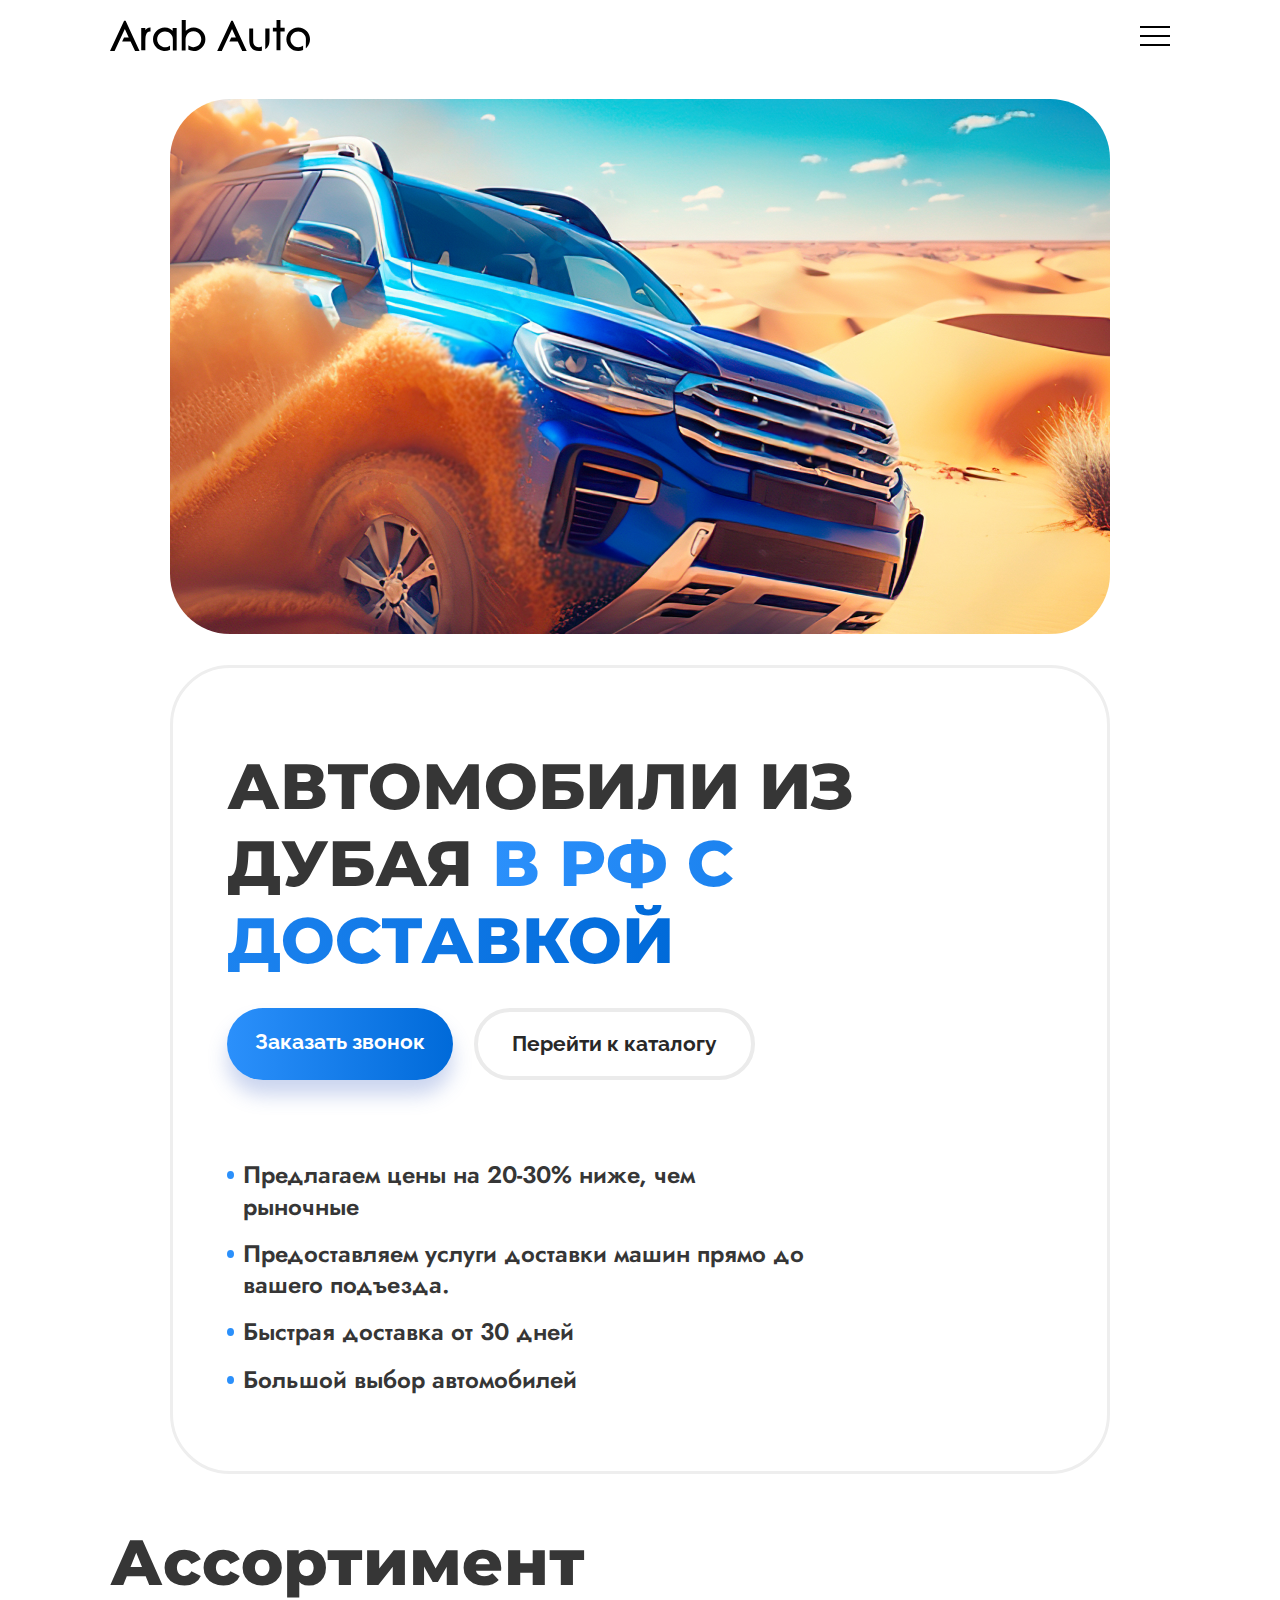
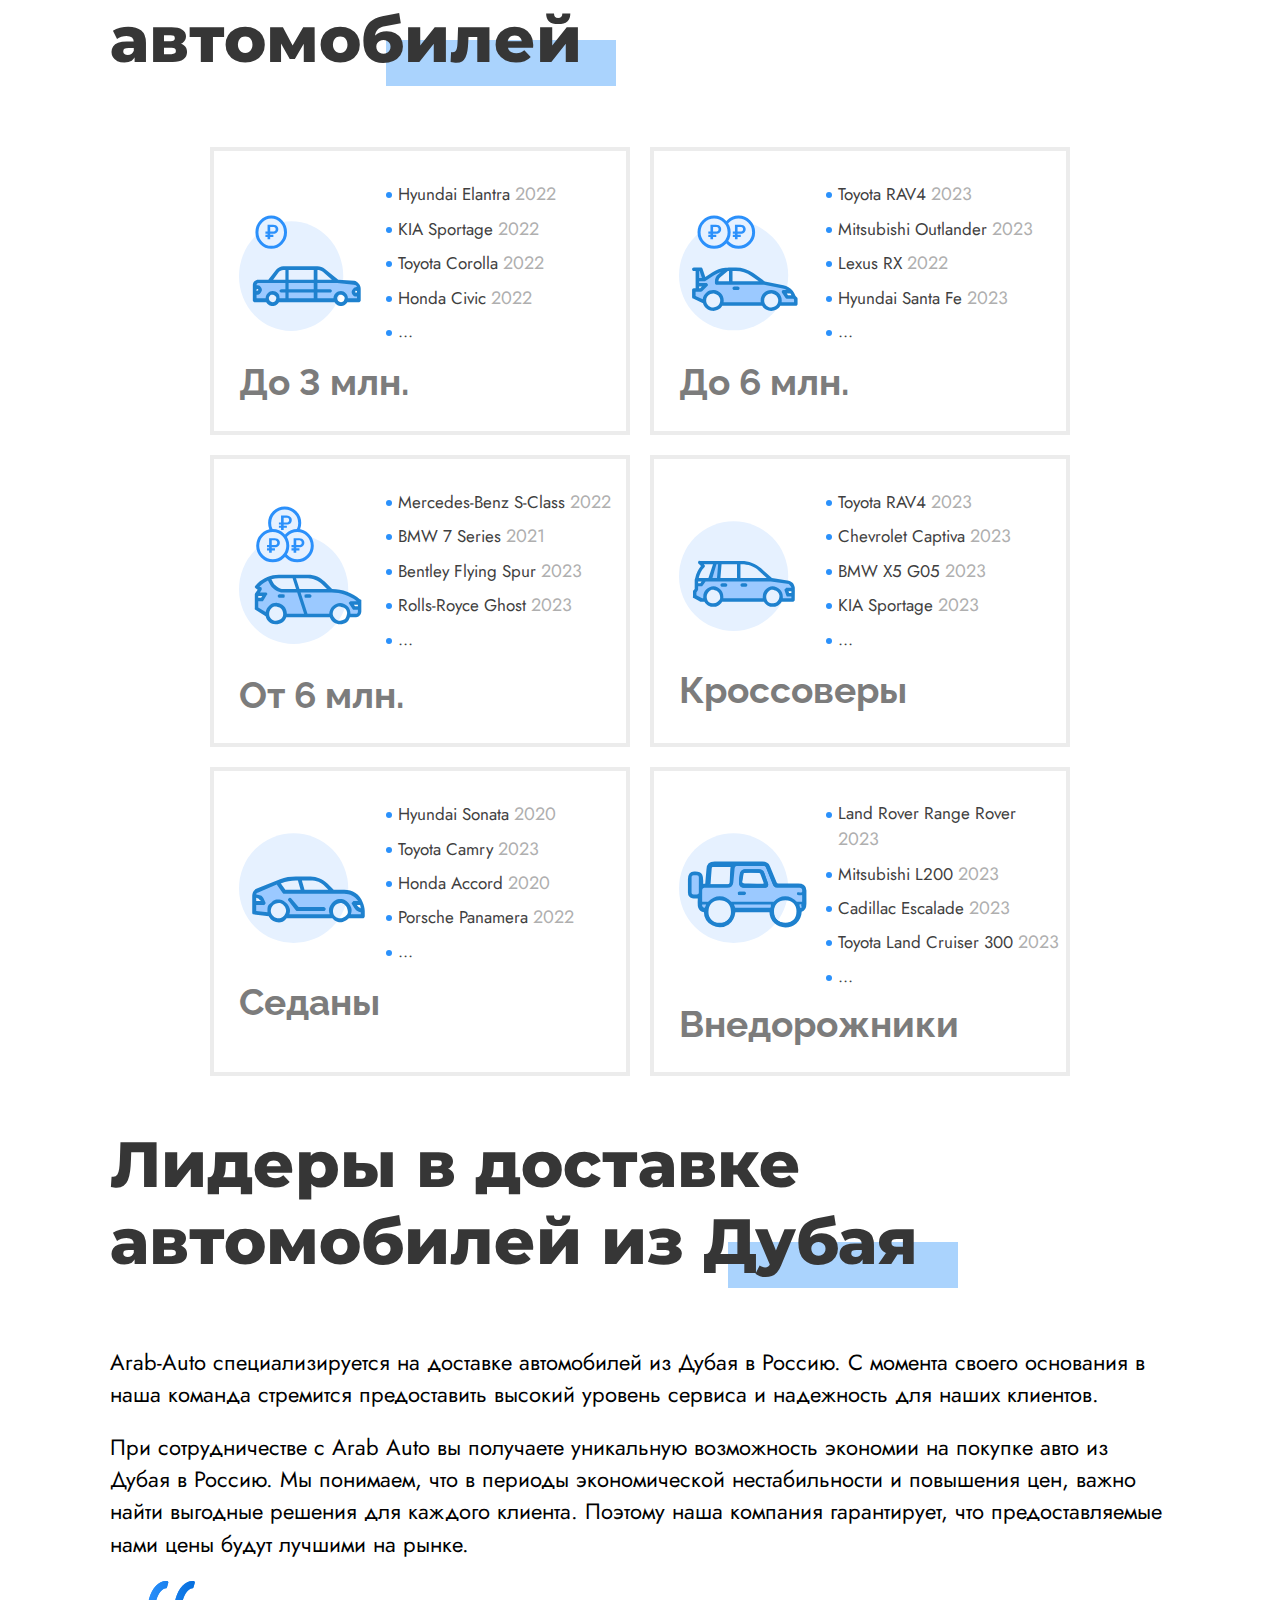
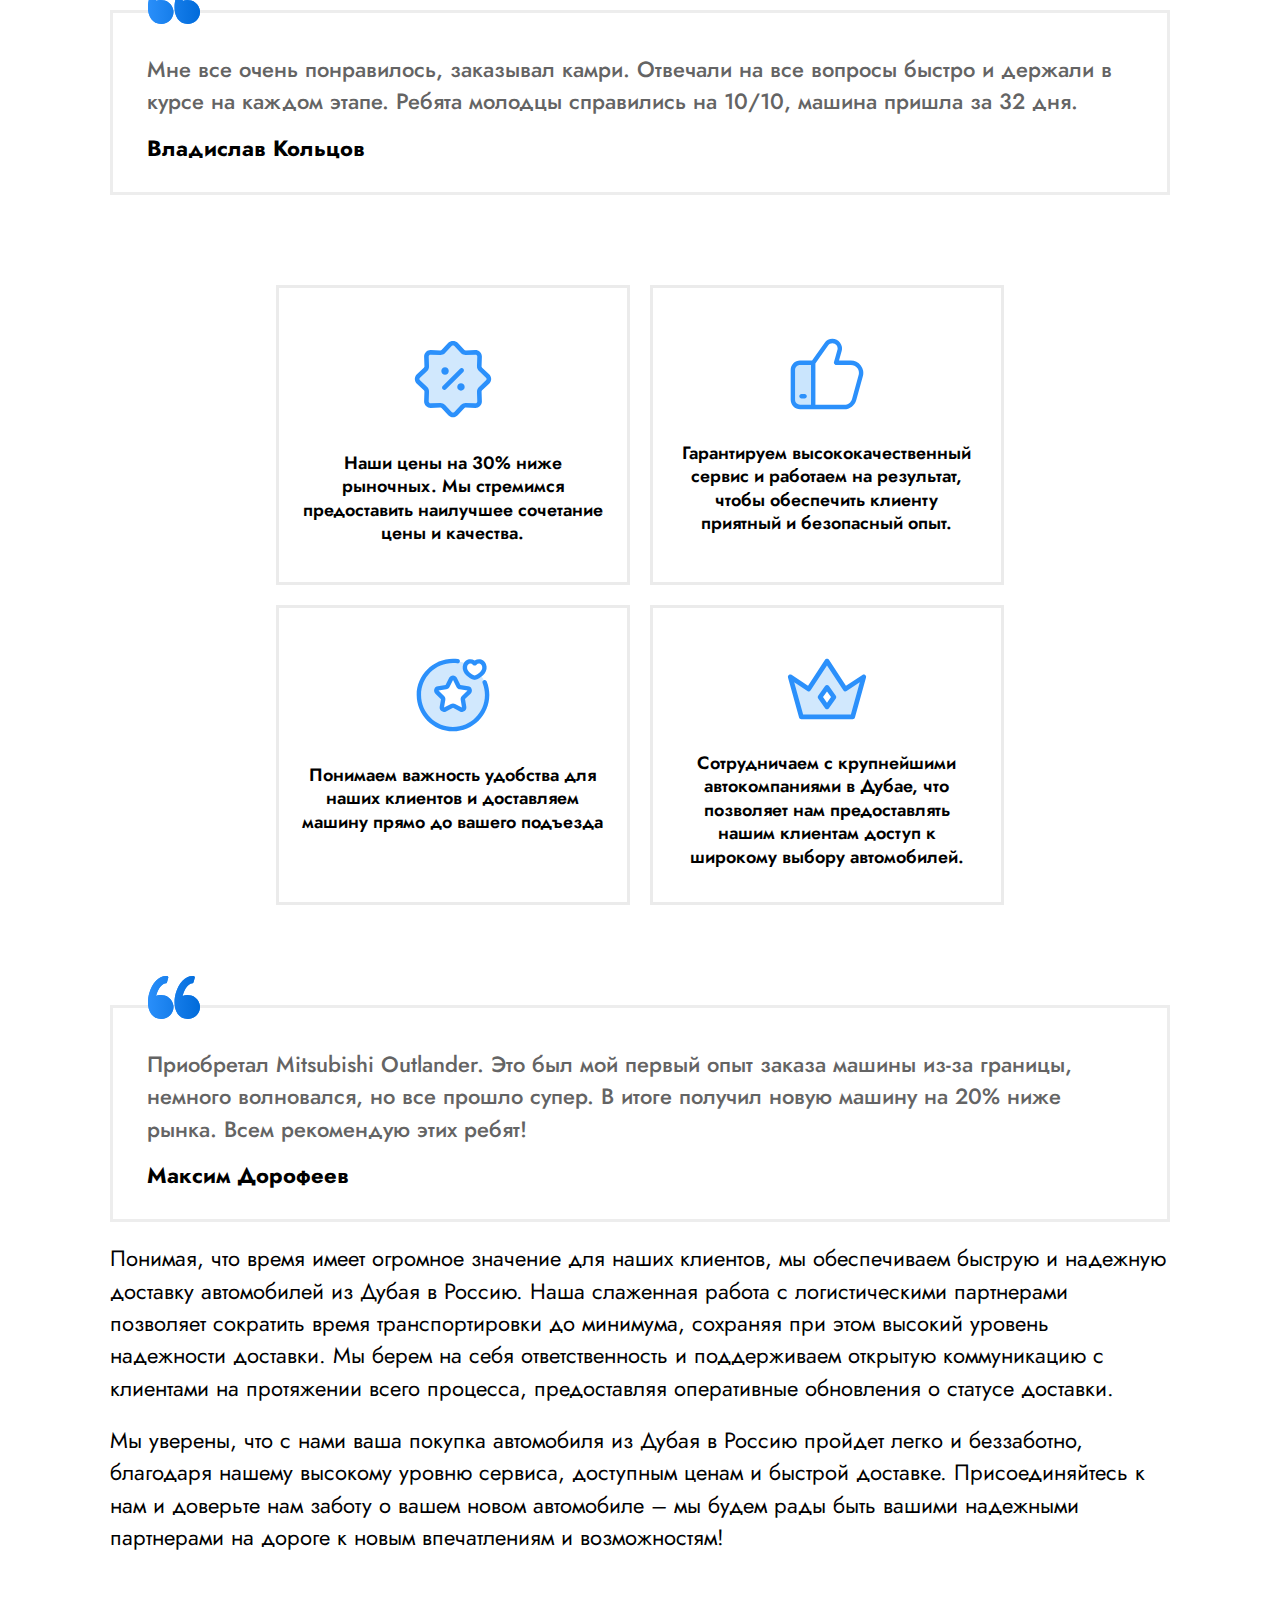
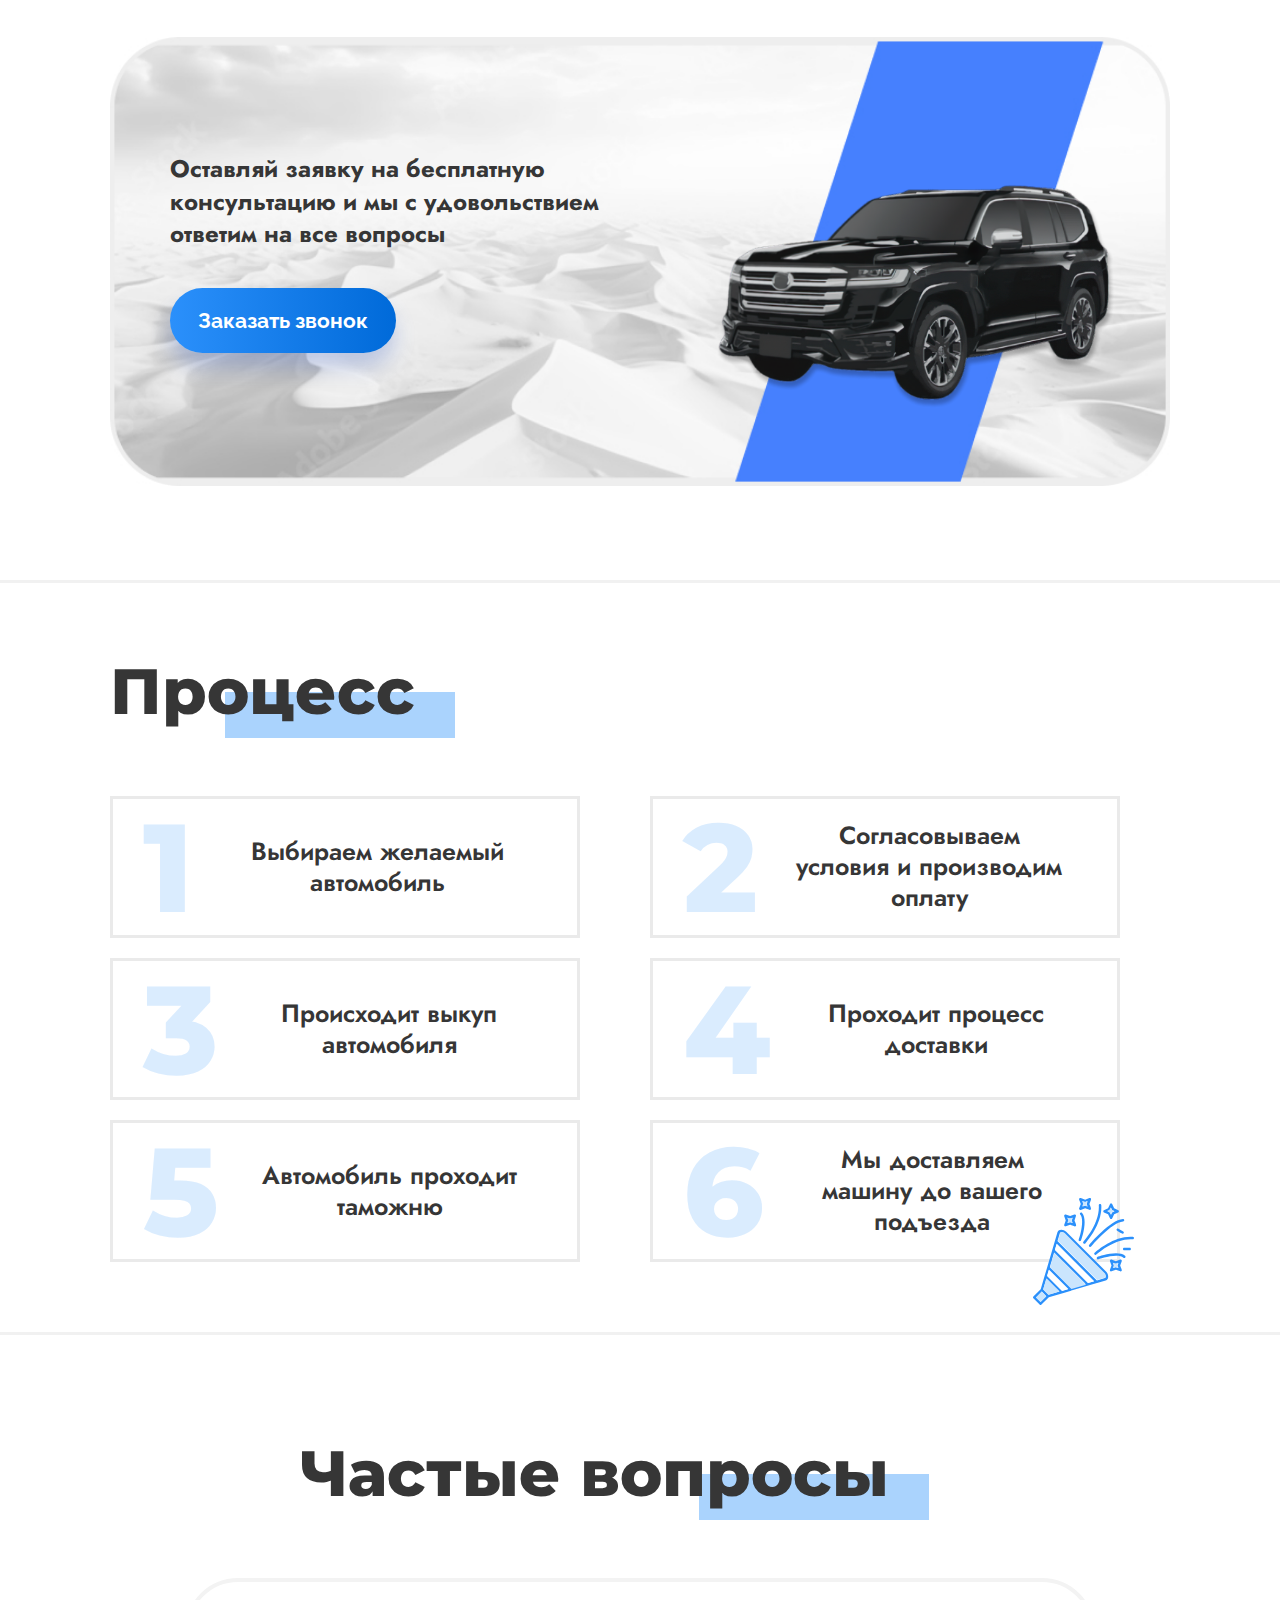
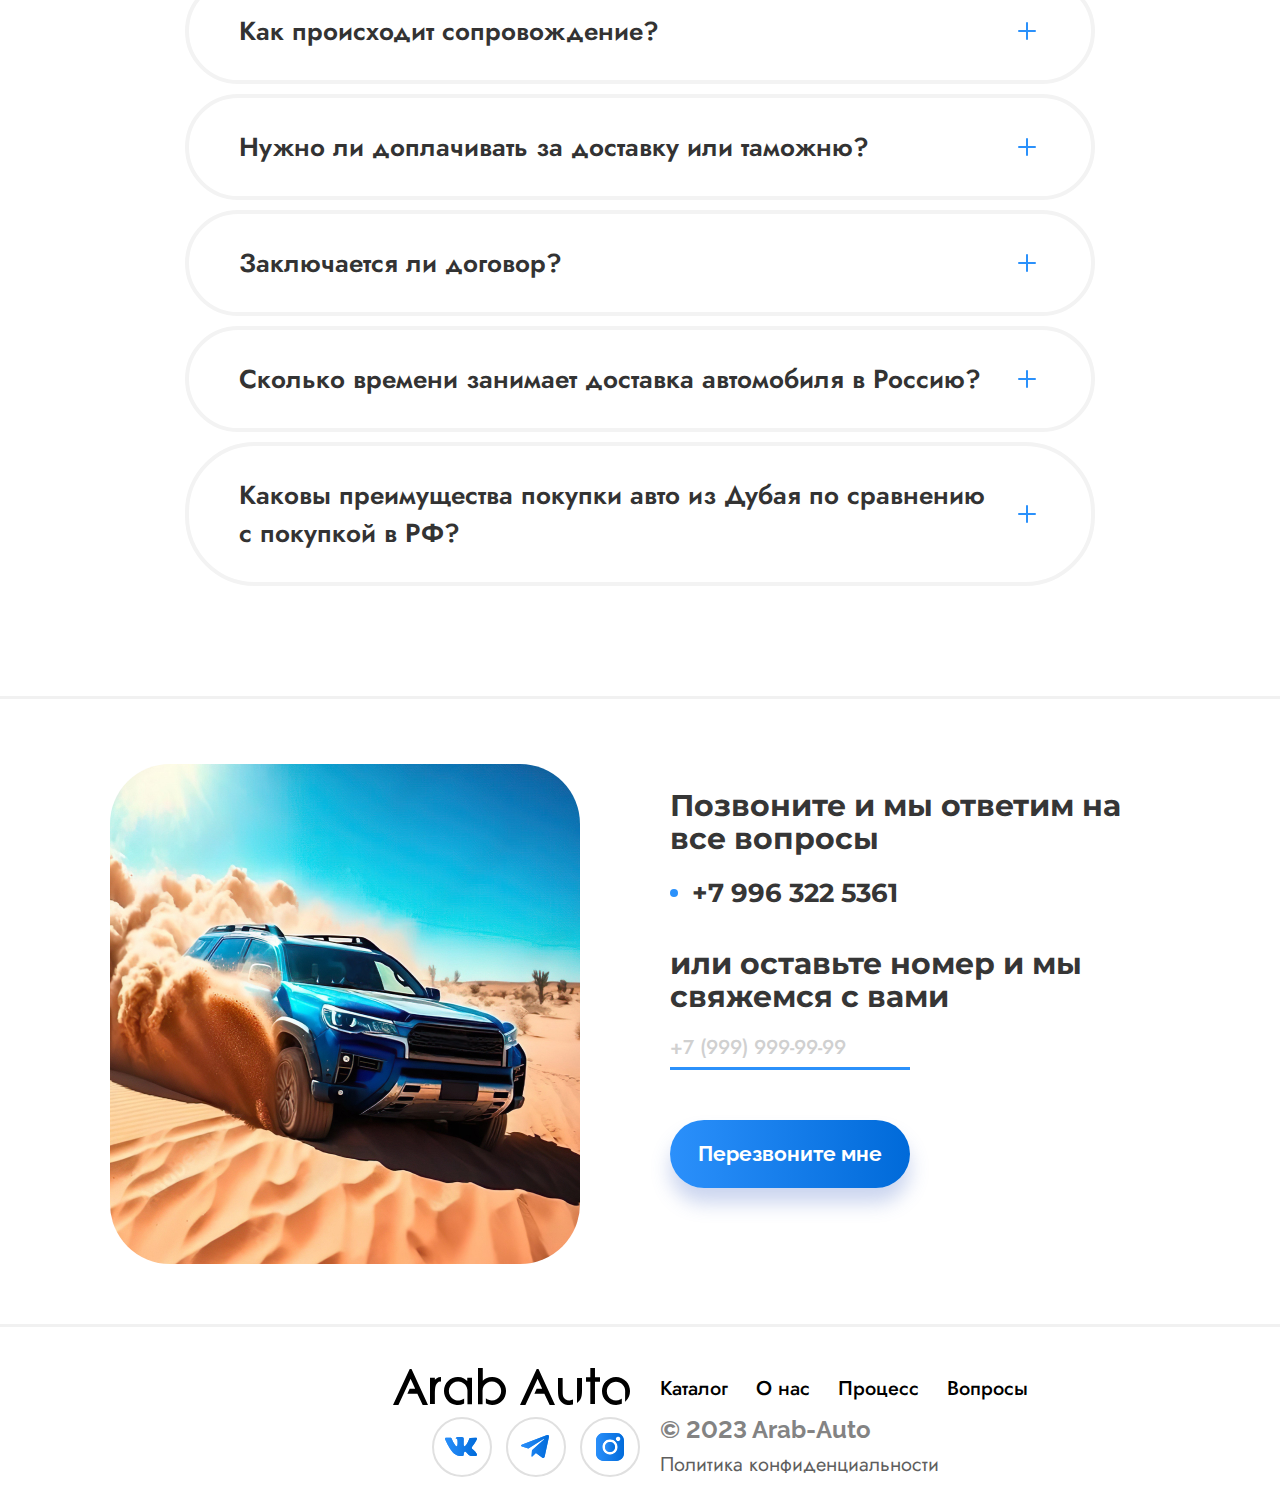
<file: index.html>
<!DOCTYPE html>
<html lang="en">

<head>
    <meta charset="UTF-8">
    <meta http-equiv="X-UA-Compatible" content="IE=edge">
    <meta name="viewport" content="width=device-width, initial-scale=1.0">
    <title>Arab Auto</title>
    <link rel="icon" href="img/favicon.png" type="image/svg+xml">
    <link rel="apple-touch-icon" href="img/favicon.png"><!-- 180×180 -->
    <link rel="stylesheet" href="./css/style.min.css">
    <link rel="preconnect" href="https://fonts.googleapis.com">
    <link rel="preconnect" href="https://fonts.gstatic.com" crossorigin>
    <link
        href="https://fonts.googleapis.com/css2?family=Inter:wght@600&family=Jost:wght@400;500;600;700&family=Montserrat:wght@400;700;800&family=Raleway:wght@700&display=swap"
        rel="stylesheet">
</head>

<body class="main__body">

    <!-- Header -->
    <header>
    <!-- Navbar -->
    <nav>
        <div class="container">
            <div class="navbar" id="navbar">
                <div class="logo"> <a href="index.html"> <img src="./img/logo.svg" alt=""> </a> </div>
                <ul class="menu">
                    <li class="menu__item"><a href="catalogue.html" class="menu__item-link tocatalogue" target="" data-scroll>Каталог</a></li>
                    <li class="menu__item"><a href="#leaders" class="menu__item-link" data-scroll>О нас</a></li>
                    <li class="menu__item"><a href="#process" class="menu__item-link" data-scroll>Процесс</a></li>
                    <li class="menu__item"><a href="#questions" class="menu__item-link" data-scroll>Вопросы</a></li>
                    <div class="menu__social">
                        <a href="https://vk.com/arabautocars" class="menu__item-link menu__social-item" data-scroll target="_blank"><img src="./img/vk.svg"
                                alt=""></a>
                        <a href="https://t.me/arabautocars" class="menu__item-link menu__social-item" data-scroll target="_blank"><img src="./img/tg.svg"
                                alt=""></a>
                        <a href="https://instagram.com/arabautocars" class="menu__item-link menu__social-item" data-scroll target="_blank"><img src="./img/insta.svg"
                                alt=""></a>
                    </div>
                    <div class="tocopy">
                        <a href="#" class="menu__phone" id="menu__phone" data-scroll>+7 996 322 5361</a>
                        <p class="coupon-alert">Телефон скопирован</p>
                    </div>
                </ul>
                <div class="burger">
                    <span></span>
                </div>
            </div>
        </div>
    </nav>
</header>


    <?
    include ("some_file.php");
    ?>

    <!-- Main Page -->
    <main>
        <section class="hero__section hero">
    <div class="container2">
        <div class="hero__wrapper">
            <div class="hero__img"></div>
            <div class="hero__info">
                <h1 class="hero__title">Автомобили из Дубая <span>в РФ с доставкой</span></h1>
                <div class="hero__buttons">
                    <a class="hero__buton-call" href="#call" target="">Заказать звонок</a>
                    <a class="hero__buton-catalogue" href="catalogue.html" target="">Перейти к каталогу</a>
                </div>
                <div class="hero__points">
                    <div class="hero__point">Предлагаем цены на 20-30% ниже, чем рыночные</div>
                    <div class="hero__point">Предоставляем услуги доставки машин прямо до вашего подъезда.</div>
                    <div class="hero__point">Быстрая доставка от 30 дней</div>
                    <div class="hero__point">Большой выбор автомобилей</div>
                </div>
            </div>
        </div>
    </div>
</section>
        <section class="assort__section">
    <div class="container">
        <h2 class="assort__title title">Ассортимент автомо<span>билей</span></h2>
        <div class="assort__items">
            <a href="3mil.html" class="assort__item">
                <div class="assort__item-wrapper">
                    <div class="assort__img"><img src="./img/car.svg" alt=""></div>
                    <div class="assort__item-cars">
                        <div class="assort__item-car">Hyundai Elantra <span>2022</span></div>
                        <div class="assort__item-car">KIA Sportage <span>2022</span></div>
                        <div class="assort__item-car">Toyota Corolla <span>2022</span></div>
                        <div class="assort__item-car">Honda Civic <span>2022</span></div>
                        <div class="assort__item-car">...</div>
                    </div>
                </div>
                <div class="assort__item-price">До 3 млн.</div>
            </a>
            <a href="6milunder.html" class="assort__item">
                <div class="assort__item-wrapper">
                    <div class="assort__img"><img src="./img/under6.svg" alt=""></div>
                    <div class="assort__item-cars">
                        <div class="assort__item-car">Toyota RAV4 <span>2023</span></div>
                        <div class="assort__item-car">Mitsubishi Outlander <span>2023</span></div>
                        <div class="assort__item-car">Lexus RX <span>2022</span></div>
                        <div class="assort__item-car">Hyundai Santa Fe <span>2023</span></div>
                        <div class="assort__item-car">...</div>
                    </div>
                </div>
                <div class="assort__item-price">До 6 млн.</div>
            </a>
            <a href="6milabove.html" class="assort__item">
                <div class="assort__item-wrapper">
                    <div class="assort__img"><img src="./img/6above.svg" alt=""></div>
                    <div class="assort__item-cars">
                        <div class="assort__item-car">Mercedes-Benz S-Class <span>2022</span></div>
                        <div class="assort__item-car">BMW 7 Series <span>2021</span></div>
                        <div class="assort__item-car">Bentley Flying Spur <span>2023</span></div>
                        <div class="assort__item-car">Rolls-Royce Ghost <span>2023</span></div>
                        <div class="assort__item-car">...</div>
                    </div>
                </div>
                <div class="assort__item-price">От 6 млн.</div>
            </a>
            <a href="crossover.html" class="assort__item">
                <div class="assort__item-wrapper">
                    <div class="assort__img"><img src="./img/crossovers.svg" alt=""></div>
                    <div class="assort__item-cars">
                        <div class="assort__item-car">Toyota RAV4 <span>2023</span></div>
                        <div class="assort__item-car">Chevrolet Captiva <span>2023</span></div>
                        <div class="assort__item-car">BMW X5 G05 <span>2023</span></div>
                        <div class="assort__item-car">KIA Sportage <span>2023</span></div>
                        <div class="assort__item-car">...</div>
                    </div>
                </div>
                <div class="assort__item-price">Кроссоверы</div>
            </a>
            <a href="catalogue.html" class="assort__item">
                <div class="assort__item-wrapper">
                    <div class="assort__img"><img src="./img/sedans.svg" alt=""></div>
                    <div class="assort__item-cars">
                        <div class="assort__item-car">Hyundai Sonata <span>2020</span></div>
                        <div class="assort__item-car">Toyota Camry <span>2023</span></div>
                        <div class="assort__item-car">Honda Accord <span>2020</span></div>
                        <div class="assort__item-car">Porsche Panamera <span>2022</span></div>
                        <div class="assort__item-car">...</div>
                    </div>
                </div>
                <div class="assort__item-price">Седаны</div>
            </a>
            <a href="jeep.html" class="assort__item">
                <div class="assort__item-wrapper">
                    <div class="assort__img"><img src="./img/jeeps.svg" alt=""></div>
                    <div class="assort__item-cars">
                        <div class="assort__item-car">Land Rover Range Rover <span>2023</span></div>
                        <div class="assort__item-car">Mitsubishi L200  <span>2023</span></div>
                        <div class="assort__item-car">Cadillac Escalade <span>2023</span></div>
                        <div class="assort__item-car">Toyota Land Cruiser 300 <span>2023</span></div>
                        <div class="assort__item-car">...</div>
                    </div>
                </div>
                <div class="assort__item-price">Внедорожники</div>
            </a>
        </div>
    </div>
</section>
        <section class="leader__section leader" id="leaders">
    <div class="container">
        <h2 class="leader__title title">Лидеры в доставке автомобилей из <span>Дубая</span></h2>
        <div class="leader__wrapper">
            <div>
                <p class="leader__text">
                    Arab-Auto специализируется на доставке автомобилей из Дубая в Россию. С момента своего основания в
                    наша
                    команда стремится предоставить высокий уровень сервиса и надежность для наших клиентов.
                    <br> <span></span>
                </p>
                <div class="leader__text leader__text2">При сотрудничестве с Arab Auto вы получаете уникальную
                    возможность экономии на покупке авто из Дубая в
                    Россию.
                    Мы понимаем, что в периоды экономической нестабильности
                    и повышения цен, важно найти выгодные решения для каждого клиента. Поэтому наша компания
                    гарантирует,
                    что предоставляемые нами цены будут лучшими на рынке.</div>
            </div>
            <div class="leader__comment">
                <div class="leader__comment-text">Мне все очень понравилось, заказывал камри. Отвечали на все вопросы
                    быстро
                    и держали в курсе на каждом этапе. Ребята молодцы справились на 10/10, машина пришла за 32 дня.
                </div>
                <div class="leader__comment-name">Владислав Кольцов</div>
            </div>
        </div>
        <div class="leader__items">
            <div class="leader__item">
                <div class="leader__item-img">
                    <img src="./img/leader1.svg" alt="">
                </div>
                <div class="leader__item-text">Наши цены на 30% ниже рыночных. Мы стремимся предоставить наилучшее
                    сочетание цены и качества.</div>
            </div>
            <div class="leader__item">
                <div class="leader__item-img">
                    <img src="./img/leader2.svg" alt="">
                </div>
                <div class="leader__item-text">Гарантируем высококачественный сервис
                    и работаем на результат, чтобы обеспечить клиенту приятный и безопасный опыт.</div>
            </div>
            <div class="leader__item">
                <div class="leader__item-img">
                    <img src="./img/leader3.svg" alt="">
                </div>
                <div class="leader__item-text">Понимаем важность удобства для наших клиентов и доставляем машину прямо
                    до вашего подъезда</div>
            </div>
            <div class="leader__item">
                <div class="leader__item-img">
                    <img src="./img/leader4.svg" alt="">
                </div>
                <div class="leader__item-text">Сотрудничаем
                    с крупнейшими автокомпаниями в Дубае, что позволяет нам предоставлять нашим клиентам доступ к
                    широкому выбору автомобилей.</div>
            </div>
        </div>
        <div class="leader__wrapper leader__wrapper2">
            <div class="leader__comment leader__comment2">
                <div class="leader__comment-text">Приобретал Mitsubishi Outlander. Это был мой первый опыт заказа машины
                    из-за границы, немного волновался, но все прошло супер. В итоге получил новую машину на 20% ниже
                    рынка. Всем рекомендую этих ребят!
                </div>
                <div class="leader__comment-name">Максим Дорофеев</div>
            </div>
            <div>
                <p class="leader__text">
                    Понимая, что время имеет огромное значение для наших клиентов, мы обеспечиваем быструю и надежную
                    доставку автомобилей из Дубая в Россию. Наша слаженная работа с логистическими партнерами позволяет
                    сократить время транспортировки до минимума, сохраняя при этом высокий уровень надежности доставки.
                    Мы берем на себя ответственность и поддерживаем открытую коммуникацию с клиентами на протяжении
                    всего процесса, предоставляя оперативные обновления о статусе доставки.
                    <br> <span></span>
                </p>
                <div class="leader__text leader__text2">Мы уверены, что с нами ваша покупка автомобиля из Дубая в Россию
                    пройдет легко и беззаботно, благодаря нашему высокому уровню сервиса, доступным ценам и быстрой
                    доставке. Присоединяйтесь к нам и доверьте нам заботу о вашем новом автомобиле – мы будем рады быть
                    вашими надежными партнерами на дороге к новым впечатлениям и возможностям!</div>
            </div>

        </div>
    </div>
</section>
        <div class="section__request">
    <div class="container">
        <div class="request">
            <div class="request__wrapper">
                <div class="request__text">Оставляй заявку на бесплатную консультацию и мы с удовольствием ответим на все вопросы</div>
                <a class="hero__buton-call request__button" href="#call">Заказать звонок</a>
            </div>
            <div class="request__img">
                <img src="./img/car.png" alt="">
            </div>
        </div>
    </div>
</div>
        <section class="process__section process" id="process">
    <div class="process__container container">
        <div class="process__title leader__title title">Пр<span>оцесс</span></div>
        <div class="process__items">
            <div class="process__item process__item-after">
                <div class="process__number">1</div>
                <div class="process__text">Выбираем желаемый автомобиль</div>
            </div>
            <div class="process__item process__item-after">
                <div class="process__number">2</div>
                <div class="process__text">Согласовываем условия и производим оплату</div>
            </div>
            <div class="process__item">
                <div class="process__number">3</div>
                <div class="process__text">Происходит выкуп автомобиля</div>
            </div>
            <div class="process__item process__item-after">
                <div class="process__number">4</div>
                <div class="process__text">Проходит процесс доставки</div>
            </div>
            <div class="process__item process__item-after">
                <div class="process__number">5</div>
                <div class="process__text">Автомобиль проходит таможню</div>
            </div>
            <div class="process__item process__item-finish">
                <div class="process__number">6</div>
                <div class="process__text">Мы доставляем машину до вашего подъезда</div>
            </div>
        </div>
    </div>
</section>
        <section class="question__section question" id="questions">
    <div class="question__container">
        <h2 class="question__title leader__title title">Частые во<span>просы</span></h2>
        <!-- Accordion -->
        <div class="accordion">
            <div class="accordion__item">
                <div class="accordion__item-trigger">
                    <div class="trigger__text">Как происходит сопровождение?</div>
                    <div class="trigger__img">
                        <span class="line1"></span>
                        <span class="line2"></span>
                    </div>
                </div>
                <div class="accordion__item-content">
                    <div class="content__text">Вам назначается личный менеджер, который постоянно с вами на связи и держит в курсе на каждом этапе покупки и доставки автомобиля.</div>
                </div>
            </div>

            <div class="accordion__item">
                <div class="accordion__item-trigger">
                    <div class="trigger__text">Нужно ли доплачивать за доставку или таможню?</div>
                    <div class="trigger__img">
                        <span class="line1"></span>
                        <span class="line2"></span>
                    </div>
                </div>
                <div class="accordion__item-content">
                    <div class="content__text">Нет. Указанная цена – это финальная стоимость автомобиля для покупателя. Никаких скрытых платежей, дополнительных комиссий и оплат.</div>
                </div>
            </div>

            <div class="accordion__item">
                <div class="accordion__item-trigger">
                    <div class="trigger__text">Заключается ли договор?</div>
                    <div class="trigger__img">
                        <span class="line1"></span>
                        <span class="line2"></span>
                    </div>
                </div>
                <div class="accordion__item-content">
                    <div class="content__text">Да, заключается договор, где будут подробно расписаны все условия.</div>
                </div>
            </div>
            <div class="accordion__item">
                <div class="accordion__item-trigger">
                    <div class="trigger__text">Сколько времени занимает доставка автомобиля в Россию?</div>
                    <div class="trigger__img">
                        <span class="line1"></span>
                        <span class="line2"></span>
                    </div>
                </div>
                <div class="accordion__item-content">
                    <div class="content__text">Доставка осуществляется от 30 до 45 дней.</div>
                </div>
            </div>
            <div class="accordion__item">
                <div class="accordion__item-trigger">
                    <div class="trigger__text">Каковы преимущества покупки авто из Дубая по сравнению с покупкой в РФ?</div>
                    <div class="trigger__img">
                        <span class="line1"></span>
                        <span class="line2"></span>
                    </div>
                </div>
                <div class="accordion__item-content">
                    <div class="content__text">Покупка автомобиля из Дубая может быть выгодной на до 30% по сравнению с покупкой в РФ благодаря более доступным ценам, широкому выбору моделей и меньшим налоговым обязательствам.</div>
                </div>
            </div>
        </div>
    </div>
</section>
        <section class="call__section call" id="call">
    <div class="container">
        <div class="call__wrapper">
            <div class="call__img"></div>
            <div class="hc-right">
                <div class="form-block">

                    <div class="form-title">Позвоните и мы ответим на все вопросы</div>
                    <div class="form-number">+7 996 322 5361</div>
                    <div class="form-text">или оставьте номер
                        и мы свяжемся с вами</div>

                    <form action="telegram.php" method="POST" class="form__call">
                        <input class="form__input" type="text" name="phone" placeholder="+7 (999) 999-99-99" id="phone">
                        <!-- <input type="tel" name="phone" placeholder="Oставьтe свoй нoмep" required=""> -->
                        <!-- <input type="text" name="email" placeholder="Ваш E-mail"> -->
                        <button type="submit" class="send-button hero__buton-call" onclick="checkAndOpenModal()">Перезвоните мне</button>
                    </form>

                </div>
            </div>
        </div>
        <!-- Modal -->
        <div class="modal__wrapper">
            <div class="modal">
                <div class="modal__close"> <img src="./img/cancel.svg" alt="cancel"></div>
                <img class="popup__img" src="./img/popup.svg" alt="">
                <div class="modal__title"><span>Спасибо за заявку! Мы перезвоним вам в течение 20 минут.</span> </div>
                <div class="modal__body">
                </div>
            </div>
        </div>
    </div>
    </div>
    </div>
</section>
    </main>

    <!-- Footer -->
    <footer>
    <div class="container">
        <div class="footer__navbar">
            <a  href="#navbar" class="footer__logo"><img src="./img/logo.svg" alt=""></a>
            <div class="footer__links">
                <a class="footer__link" href="catalogue.html">Каталог</a>
                <a class="footer__link" href="#leaders">О нас</a>
                <a class="footer__link" href="#process">Процесс</a>
                <a class="footer__link" href="#questions">Вопросы</a>
            </div>
            <div class="footer__socials">
                <div class="footer__social"><img src="./img/vk.svg" alt=""></div>
                <div class="footer__social"><img src="./img/tg.svg" alt=""></div>
                <div class="footer__social"><img src="./img/insta.svg" alt=""></div>
            </div>
            <div class="footer__copy">
                <div class="footer__copy-year">© 2023 Arab-Auto</div>
                <a href="politika.html" class="footer__copy-text">Политика конфиденциальности</a>
            </div>
        </div>
</footer>

</body>

<script src="./js/scripts.min.js"></script>


</html>
</file>
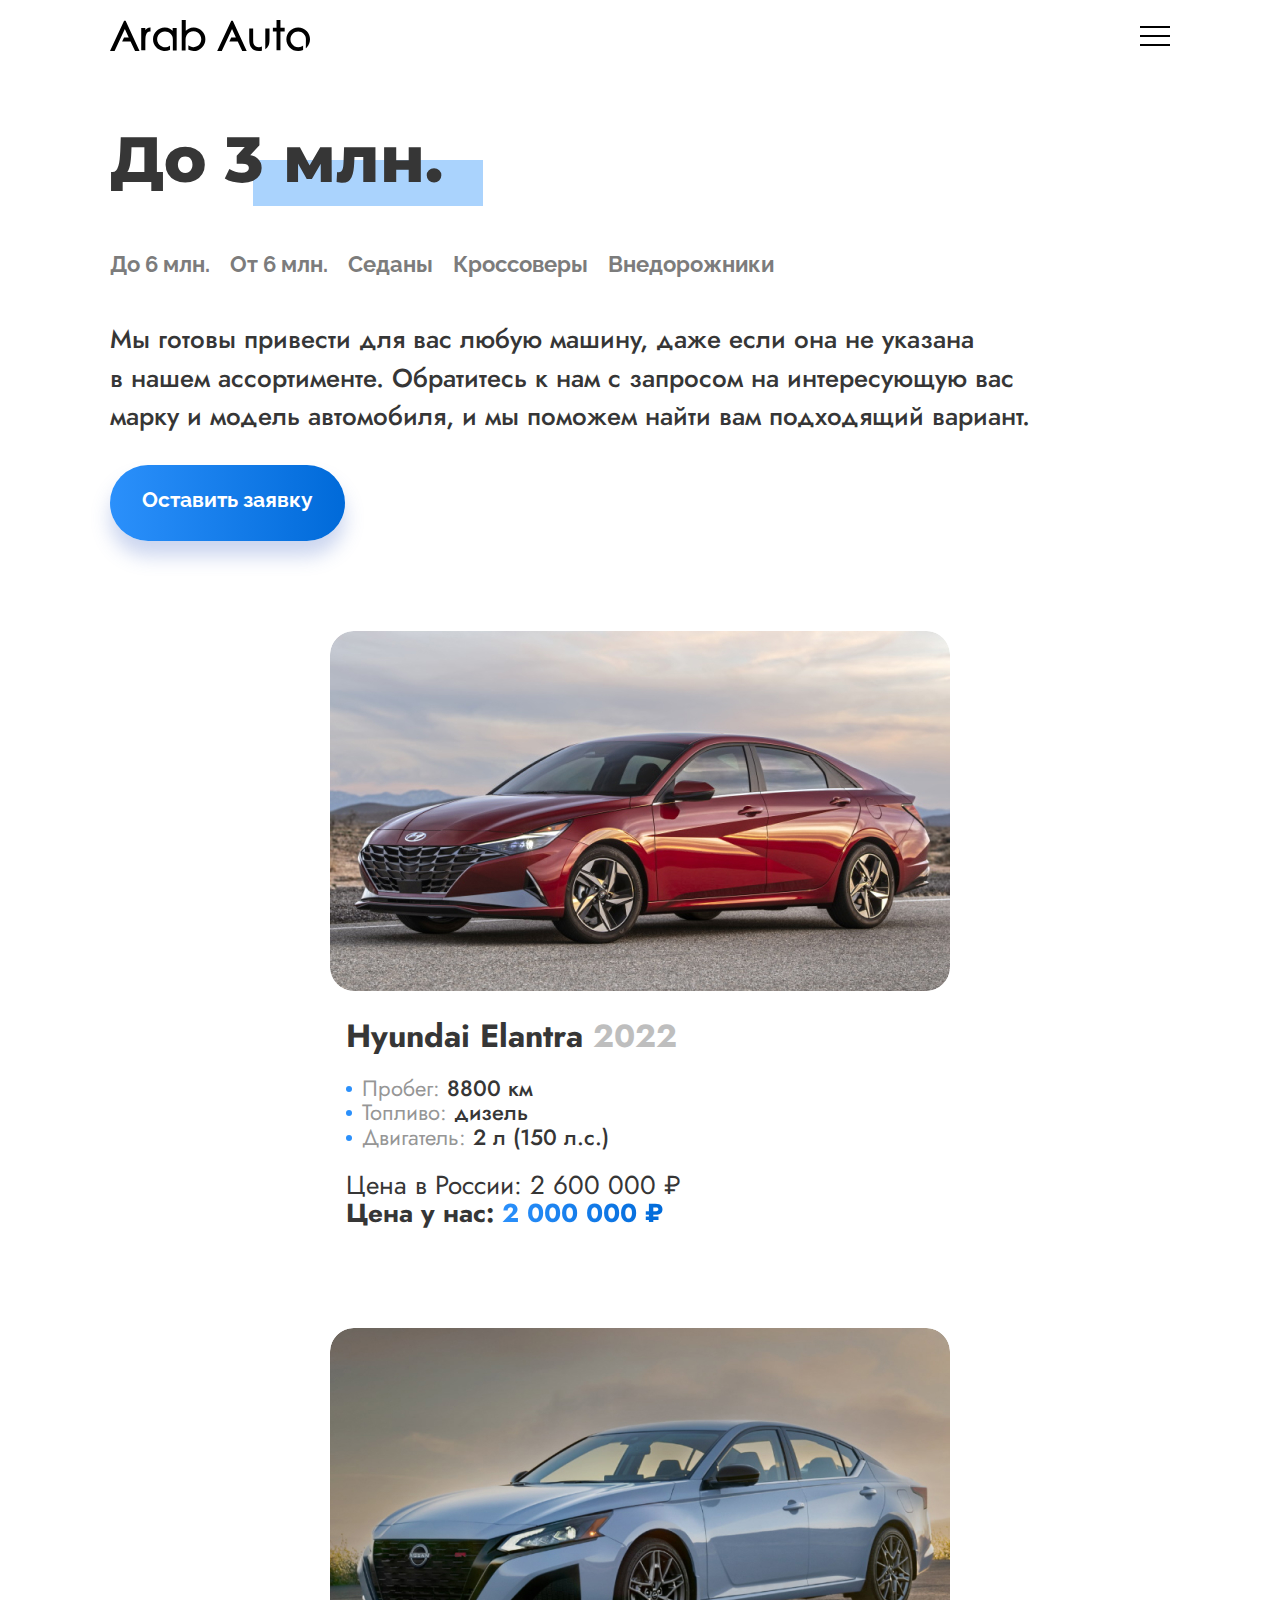
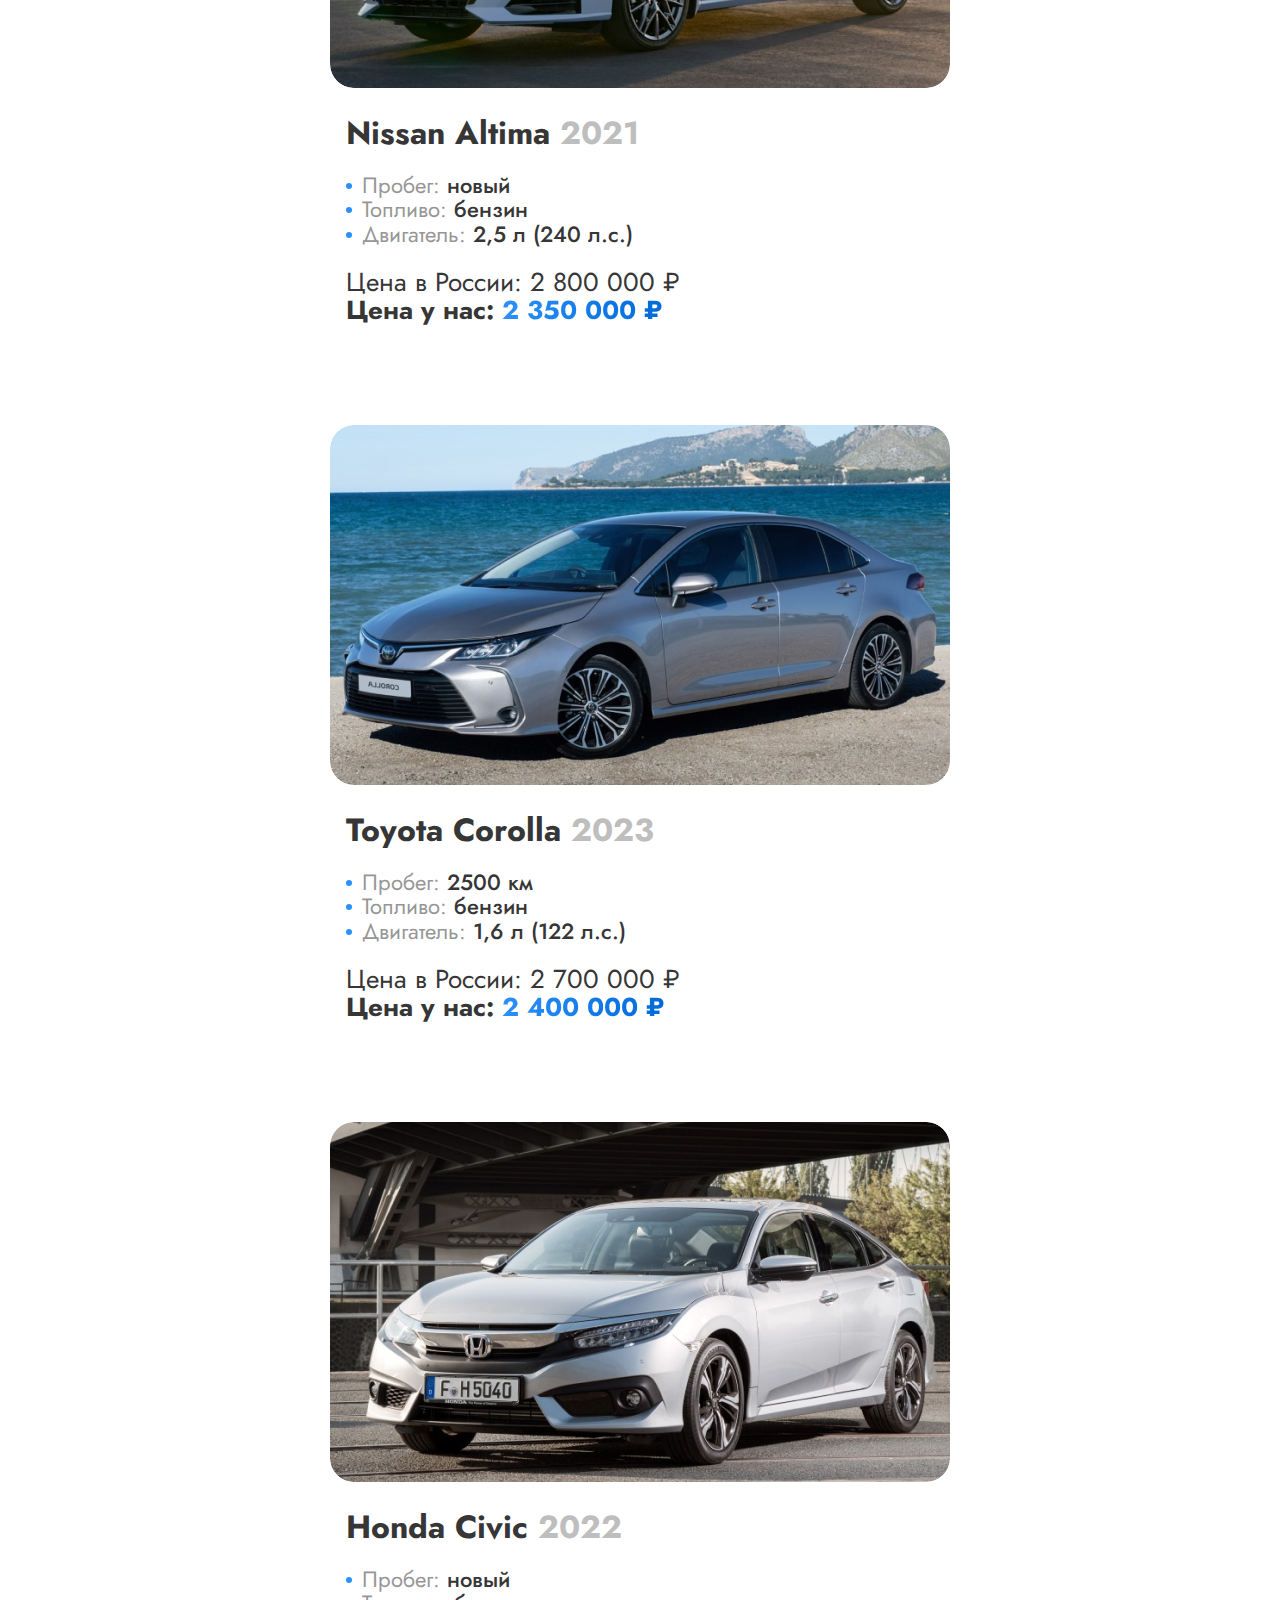
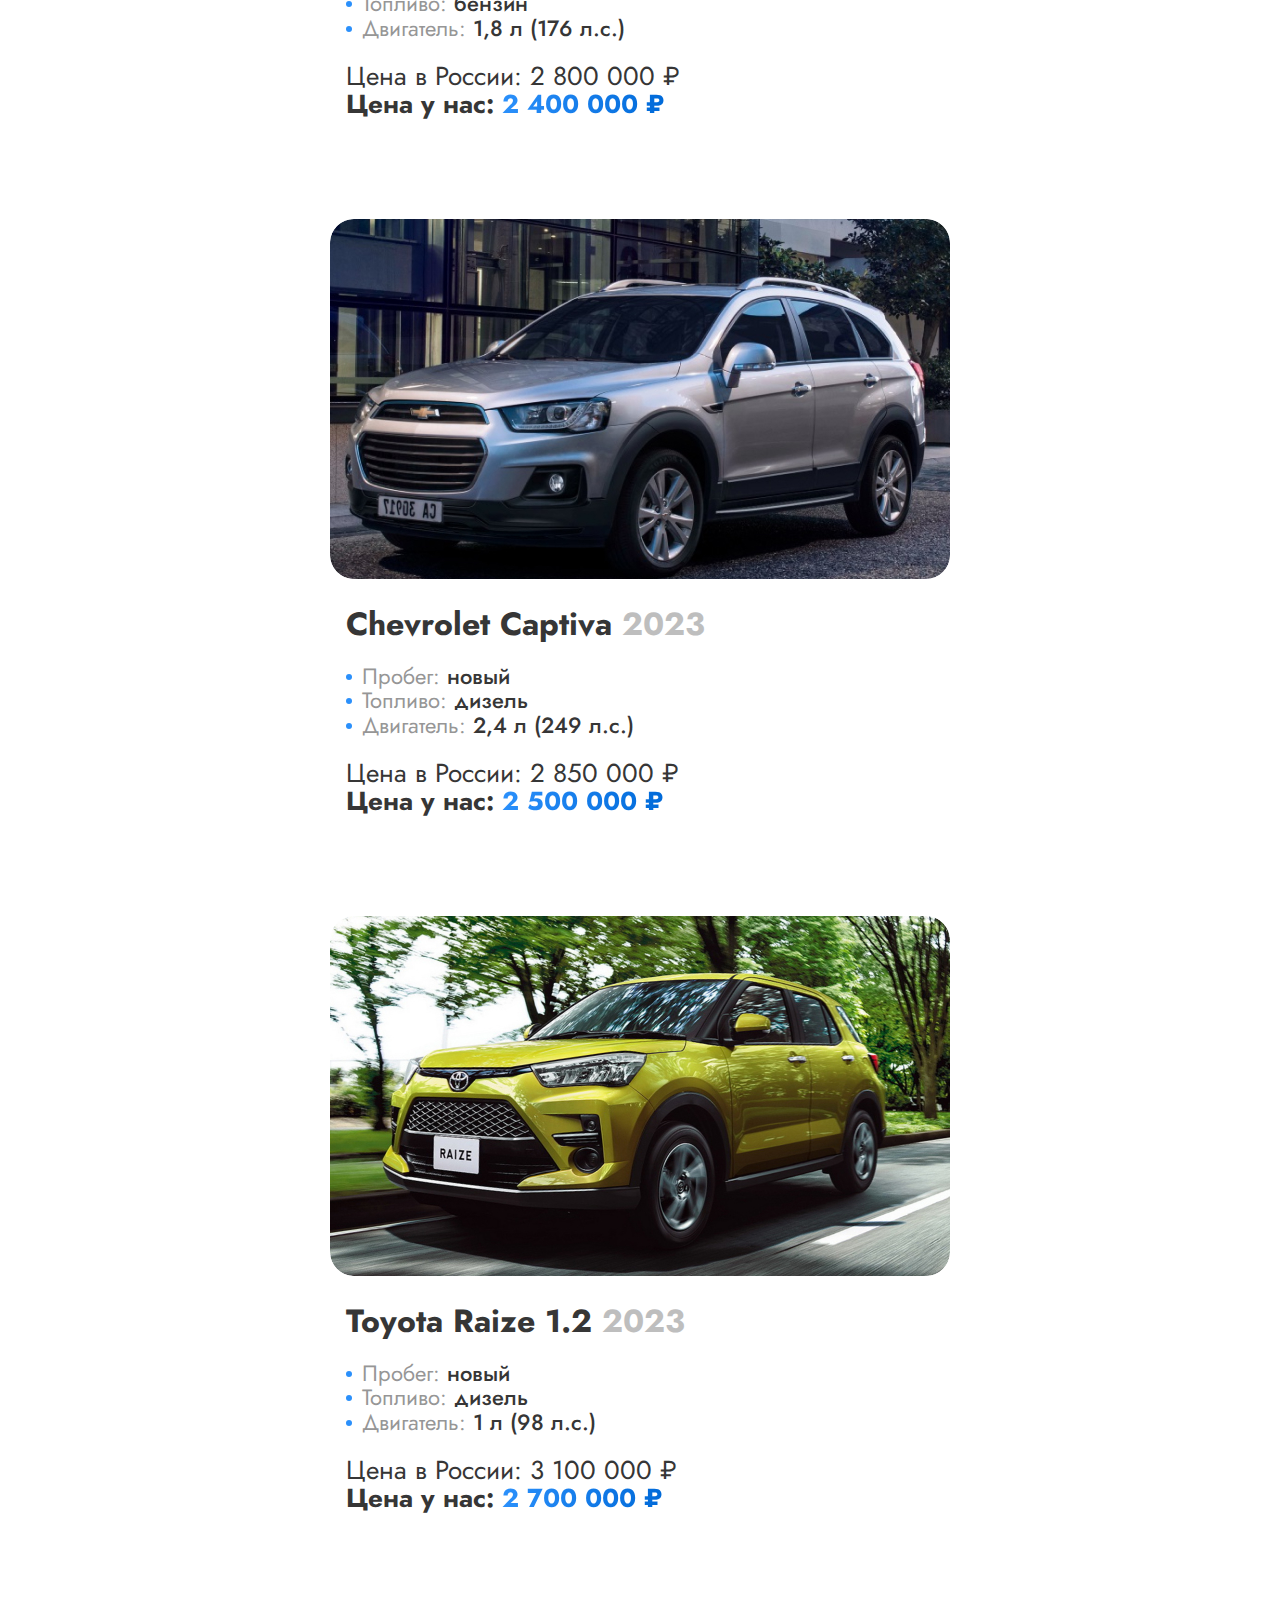
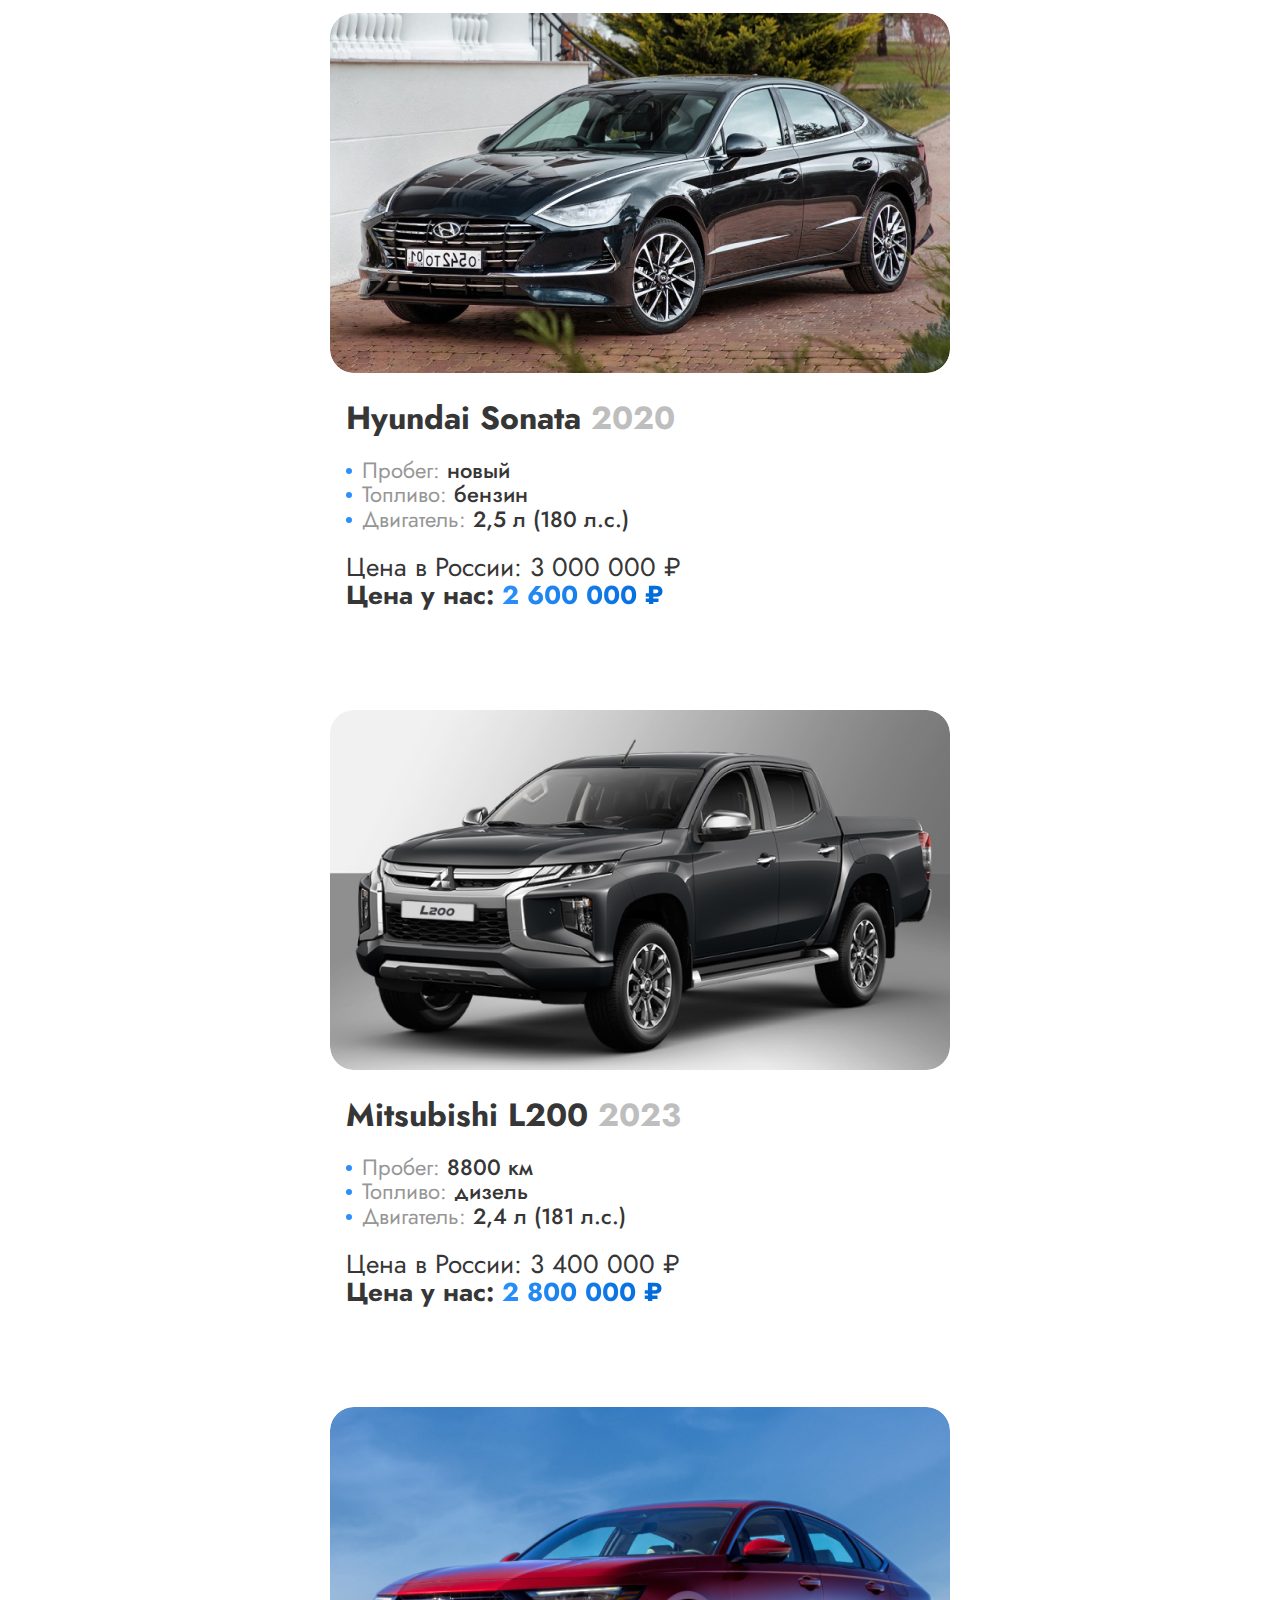
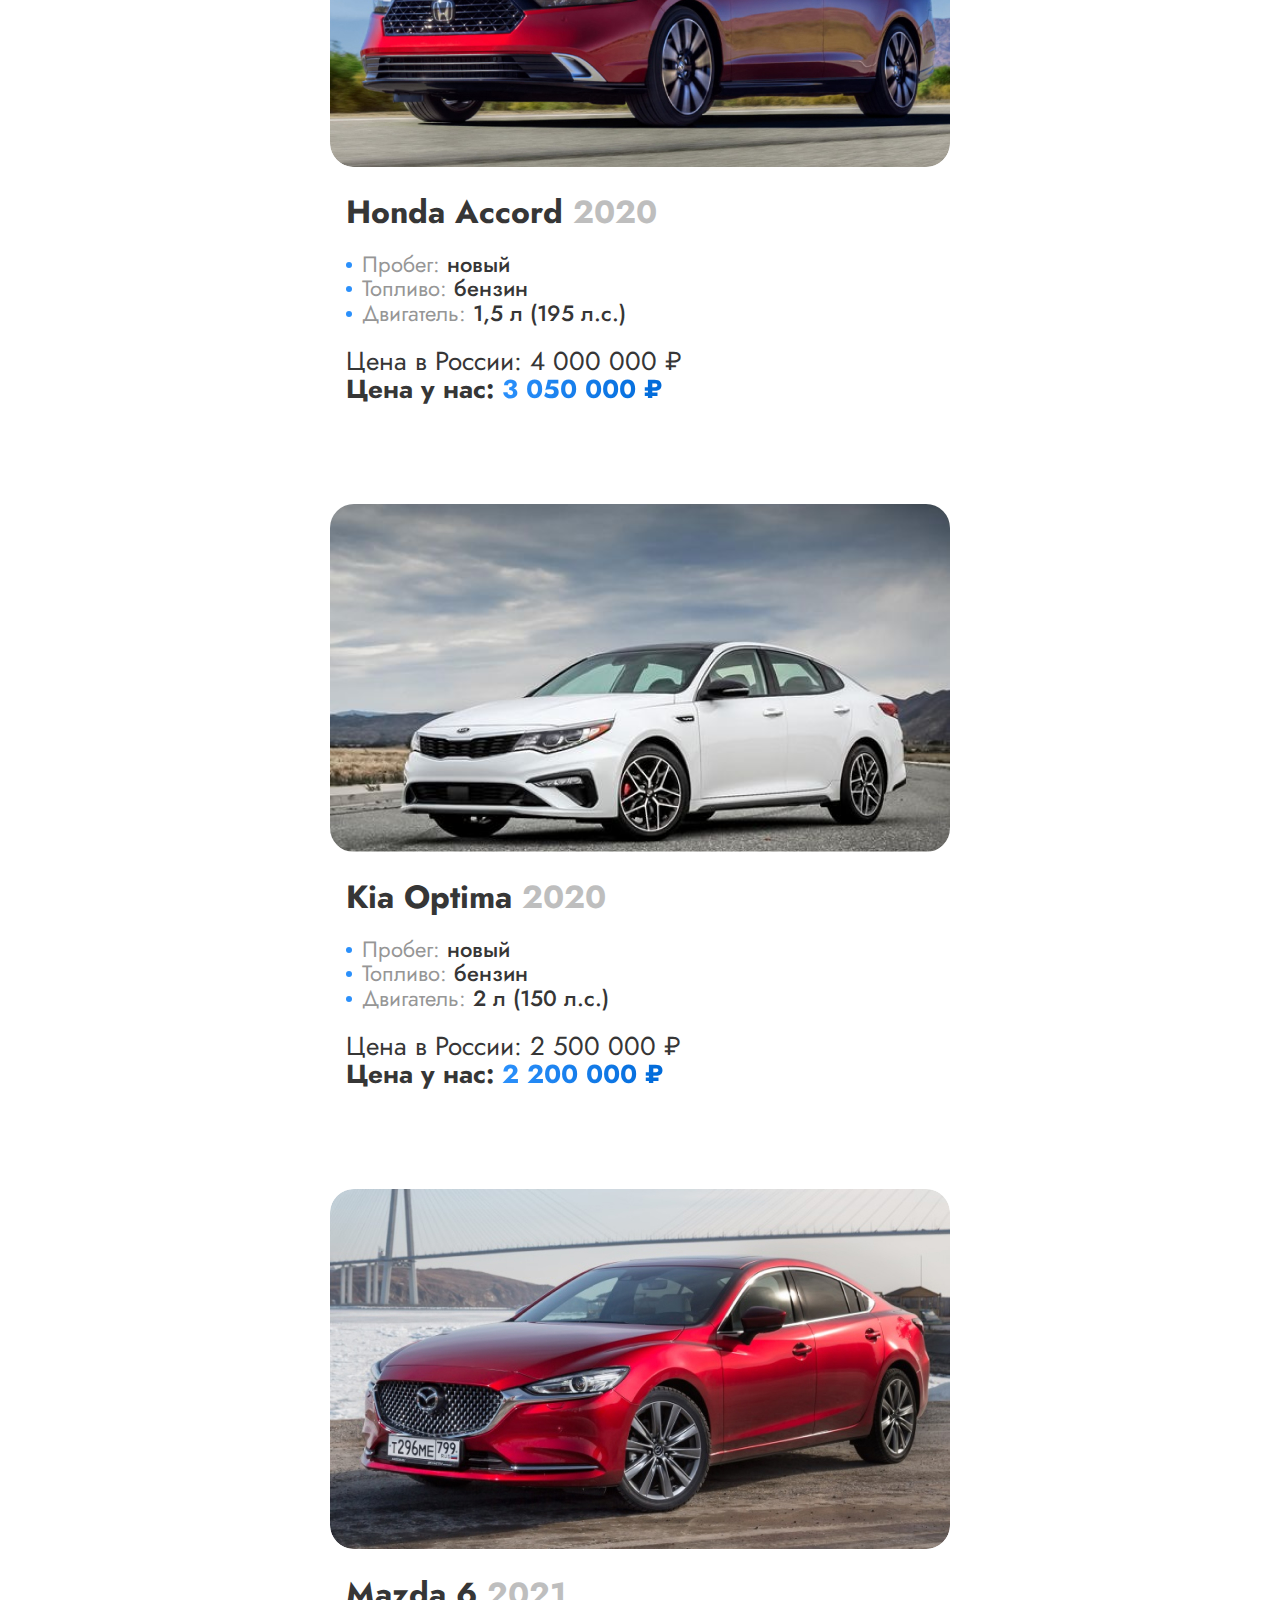
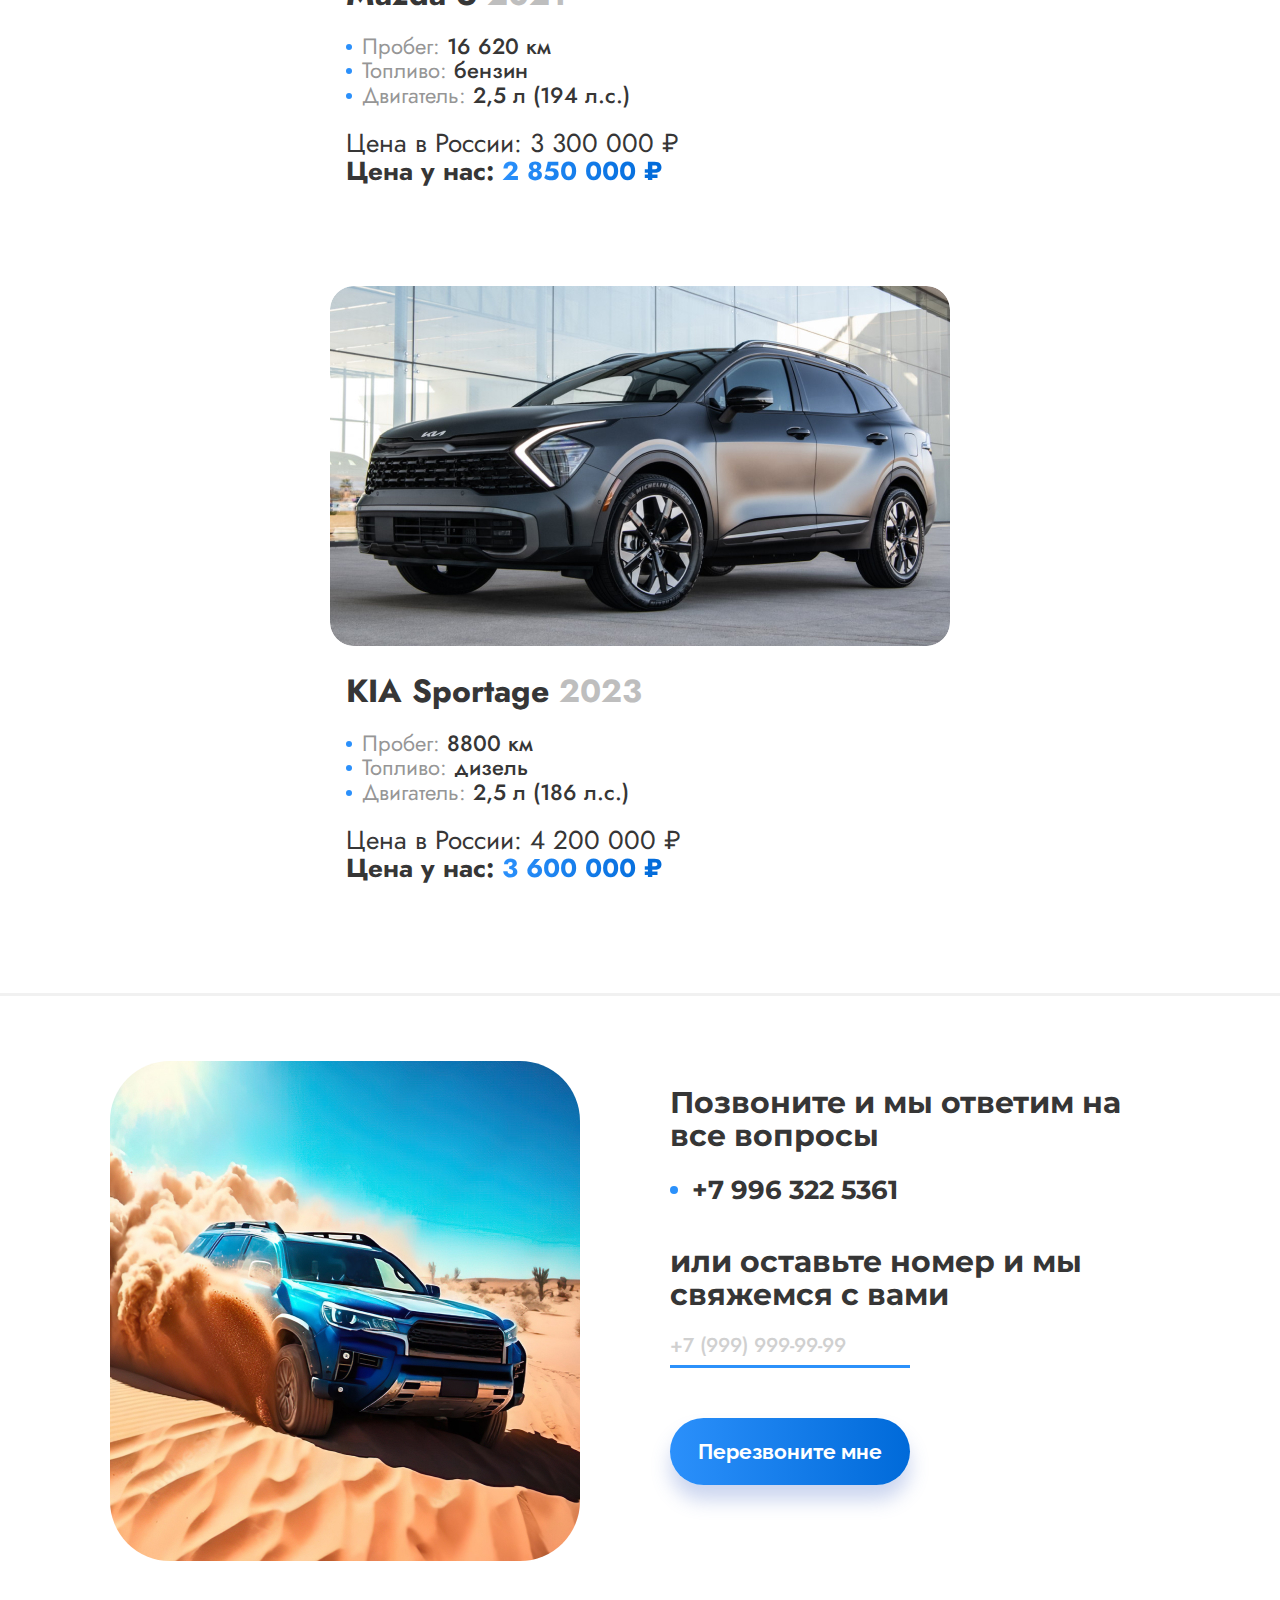
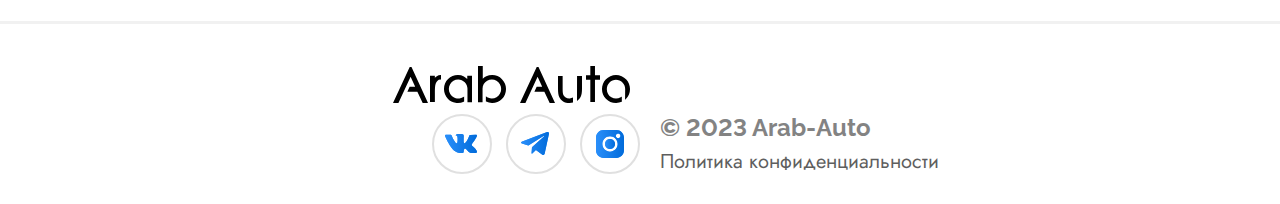
<file: 3mil.html>
<!DOCTYPE html>
<html lang="en">

<head>
    <meta charset="UTF-8">
    <meta http-equiv="X-UA-Compatible" content="IE=edge">
    <meta name="viewport" content="width=device-width, initial-scale=1.0">
    <title>Ассортимент</title>
    <link rel="stylesheet" href="./css/style.min.css">
    <link rel="preconnect" href="https://fonts.googleapis.com">
    <link rel="preconnect" href="https://fonts.gstatic.com" crossorigin>
    <link
        href="https://fonts.googleapis.com/css2?family=Inter:wght@600&family=Jost:wght@400;500;600;700&family=Montserrat:wght@400;700;800&family=Raleway:wght@700&display=swap"
        rel="stylesheet">
</head>

<body class="main__body">

    <!-- Header -->
    <header>
        <!-- Navbar -->
        <nav>
            <div class="container">
                <div class="navbar">
                    <div class="logo"> <a href="index.html"> <img src="./img/logo.svg" alt=""> </a> </div>
                    <ul class="menu">
                        <li class="menu__item menu__item-home"><a href="index.html" class="menu__item-link tocatalogue"
                                target="" data-scroll>Главная</a></li>
                        <li class="menu__item"><a href="index.html#leaders" class="menu__item-link" data-scroll>О
                                нас</a></li>
                        <li class="menu__item"><a href="index.html#process" class="menu__item-link"
                                data-scroll>Процесс</a></li>
                        <li class="menu__item"><a href="index.html#questions" class="menu__item-link"
                                data-scroll>Вопросы</a></li>
                                <div class="menu__social">
                                    <a href="https://vk.com/arabautocars" class="menu__item-link menu__social-item" data-scroll target="_blank"><img src="./img/vk.svg"
                                            alt=""></a>
                                    <a href="https://t.me/arabautocars" class="menu__item-link menu__social-item" data-scroll target="_blank"><img src="./img/tg.svg"
                                            alt=""></a>
                                    <a href="https://instagram.com/arabautocars" class="menu__item-link menu__social-item" data-scroll target="_blank"><img src="./img/insta.svg"
                                            alt=""></a>
                                </div>
                        <div class="tocopy">
                            <a href="#" class="menu__phone" id="menu__phone" data-scroll>+7 996 322 5361</a>
                            <p class="coupon-alert">Телефон скопирован</p>
                        </div>
                    </ul>
                    <div class="burger">
                        <span></span>
                    </div>
                </div>
            </div>
        </nav>
    </header>

    <section class="cars__section cars">
    <div class="container">
        <div class="cars__wrapper">
            <h1 class="cars__title leader__title title">До 3 <span>млн.</span></h1>
            <div class="cars__types">
                <a href="6milunder.html" class="cars_type">До 6 млн.</a>
                <a href="6milabove.html" class="cars_type">От 6 млн.</a>
                <a href="catalogue.html" class="cars_type">Седаны</a>
                <a href="crossover.html" class="cars_type">Кроссоверы</a>
                <a href="jeep.html" class="cars_type">Внедорожники</a>
            </div>
        </div>
        <div class="cars__wrapper2">
            <div class="cars__text">Мы готовы привести для вас любую машину, даже если она не указана в нашем
                ассортименте. Обратитесь к нам с запросом на интересующую вас марку и модель автомобиля, и мы поможем
                найти вам подходящий вариант.
            </div>
            <a class="cars__button hero__buton-call" href="#call">Оставить заявку</a>
            <!-- <button class="cars__button " type="submit"><a href="#call" target="_blank">Оставить заявку</a></button> -->
        </div>
        <div class="cars__items">
            <div class="cars__item">
                <div class="cars__img"><img src="./img/car.jpg" alt=""></div>
                <div class="cars__name">Hyundai Elantra <span>2022</span></div>
                <div class="cars__characterictics">
                    <div class="cars__characterictic">Пробег: <span>8800 км</span></div>
                    <div class="cars__characterictic">Топливо: <span>дизель</span></div>
                    <div class="cars__characterictic">Двигатель: <span>2 л (150 л.с.)</span></div>
                </div>
                <div class="cars__prices">
                    <div class="cars__price-russia">Цена в России: 2 600 000 ₽ </div>
                    <div class="cars__price-arab">Цена у нас: <span>2 000 000 ₽</span></div>
                </div>
            </div>
            <div class="cars__item">
                <div class="cars__img"><img src="./img/cars/nissanaltima.jpg" alt=""></div>
                <div class="cars__name">Nissan Altima <span>2021</span></div>
                <div class="cars__characterictics">
                    <div class="cars__characterictic">Пробег: <span>новый</span></div>
                    <div class="cars__characterictic">Топливо: <span>бензин</span></div>
                    <div class="cars__characterictic">Двигатель: <span>2,5 л (240 л.с.)</span></div>
                </div>
                <div class="cars__prices">
                    <div class="cars__price-russia">Цена в России: 2 800 000 ₽</div>
                    <div class="cars__price-arab">Цена у нас: <span>2 350 000 ₽</span></div>
                </div>
            </div>
            <div class="cars__item">
                <div class="cars__img"><img src="./img/cars/toyotacorolla.jpg" alt=""></div>
                <div class="cars__name">Toyota Corolla <span>2023</span></div>
                <div class="cars__characterictics">
                    <div class="cars__characterictic">Пробег: <span>2500 км</span></div>
                    <div class="cars__characterictic">Топливо: <span>бензин</span></div>
                    <div class="cars__characterictic">Двигатель: <span>1,6 л (122 л.с.)</span></div>
                </div>
                <div class="cars__prices">
                    <div class="cars__price-russia">Цена в России: 2 700 000 ₽</div>
                    <div class="cars__price-arab">Цена у нас: <span>2 400 000 ₽</span></div>
                </div>
            </div>
            <div class="cars__item">
                <div class="cars__img"><img src="./img/cars/hondacivic.jpg" alt=""></div>
                <div class="cars__name">Honda Civic <span>2022</span></div>
                <div class="cars__characterictics">
                    <div class="cars__characterictic">Пробег: <span>новый</span></div>
                    <div class="cars__characterictic">Топливо: <span>бензин</span></div>
                    <div class="cars__characterictic">Двигатель: <span>1,8 л (176 л.с.)</span></div>
                </div>
                <div class="cars__prices">
                    <div class="cars__price-russia">Цена в России: 2 800 000 ₽</div>
                    <div class="cars__price-arab">Цена у нас: <span>2 400 000 ₽</span></div>
                </div>
            </div>
            <div class="cars__item">
                <div class="cars__img"><img src="./img/cars/chevroletCaptiva.jpg" alt=""></div>
                <div class="cars__name">Chevrolet Captiva <span>2023</span></div>
                <div class="cars__characterictics">
                    <div class="cars__characterictic">Пробег: <span>новый</span></div>
                    <div class="cars__characterictic">Топливо: <span>дизель</span></div>
                    <div class="cars__characterictic">Двигатель: <span> 2,4 л (249 л.с.)</span></div>
                </div>
                <div class="cars__prices">
                    <div class="cars__price-russia">Цена в России: 2 850 000 ₽ </div>
                    <div class="cars__price-arab">Цена у нас: <span>2 500 000 ₽</span></div>
                </div>
            </div>
            <div class="cars__item">
                <div class="cars__img"><img src="./img/cars/toyotaRaize.jpg" alt=""></div>
                <div class="cars__name">Toyota Raize 1.2 <span>2023</span></div>
                <div class="cars__characterictics">
                    <div class="cars__characterictic">Пробег: <span>новый</span></div>
                    <div class="cars__characterictic">Топливо: <span>дизель</span></div>
                    <div class="cars__characterictic">Двигатель: <span>1 л (98 л.с.)</span></div>
                </div>
                <div class="cars__prices">
                    <div class="cars__price-russia">Цена в России: 3 100 000 ₽ </div>
                    <div class="cars__price-arab">Цена у нас: <span>2 700 000 ₽</span></div>
                </div>
            </div>
            <div class="cars__item">
                <div class="cars__img"><img src="./img/cars/hondaSonata.jpg" alt=""></div>
                <div class="cars__name">Hyundai Sonata <span>2020</span></div>
                <div class="cars__characterictics">
                    <div class="cars__characterictic">Пробег: <span>новый</span></div>
                    <div class="cars__characterictic">Топливо: <span>бензин</span></div>
                    <div class="cars__characterictic">Двигатель: <span>2,5 л (180 л.с.)</span></div>
                </div>
                <div class="cars__prices">
                    <div class="cars__price-russia">Цена в России: 3 000 000 ₽</div>
                    <div class="cars__price-arab">Цена у нас: <span>2 600 000 ₽</span></div>
                </div>
            </div>
            <div class="cars__item">
                <div class="cars__img"><img src="./img/cars/MitsubishiL200.jpg" alt=""></div>
                <div class="cars__name">Mitsubishi L200 <span>2023</span></div>
                <div class="cars__characterictics">
                    <div class="cars__characterictic">Пробег: <span>8800 км</span></div>
                    <div class="cars__characterictic">Топливо: <span>дизель</span></div>
                    <div class="cars__characterictic">Двигатель: <span>2,4 л (181 л.с.)</span></div>
                </div>
                <div class="cars__prices">
                    <div class="cars__price-russia">Цена в России: 3 400 000 ₽ </div>
                    <div class="cars__price-arab">Цена у нас: <span>2 800 000 ₽</span></div>
                </div>
            </div>
            <div class="cars__item">
                <div class="cars__img"><img src="./img/cars/hondaaccord.jpg" alt=""></div>
                <div class="cars__name">Honda Accord <span>2020</span></div>
                <div class="cars__characterictics">
                    <div class="cars__characterictic">Пробег: <span>новый</span></div>
                    <div class="cars__characterictic">Топливо: <span>бензин</span></div>
                    <div class="cars__characterictic">Двигатель: <span>1,5 л (195 л.с.)</span></div>
                </div>
                <div class="cars__prices">
                    <div class="cars__price-russia">Цена в России: 4 000 000 ₽</div>
                    <div class="cars__price-arab">Цена у нас: <span>3 050 000 ₽</span></div>
                </div>
            </div>
            <div class="cars__item">
                <div class="cars__img"><img src="./img/cars/kiaoptima.png" alt=""></div>
                <div class="cars__name">Kia Optima <span>2020</span></div>
                <div class="cars__characterictics">
                    <div class="cars__characterictic">Пробег: <span>новый</span></div>
                    <div class="cars__characterictic">Топливо: <span>бензин</span></div>
                    <div class="cars__characterictic">Двигатель: <span>2 л (150 л.с.)</span></div>
                </div>
                <div class="cars__prices">
                    <div class="cars__price-russia">Цена в России: 2 500 000 ₽</div>
                    <div class="cars__price-arab">Цена у нас: <span>2 200 000 ₽</span></div>
                </div>
            </div>
            <div class="cars__item">
                <div class="cars__img"><img src="./img/cars/mazda6.jpg" alt=""></div>
                <div class="cars__name">Mazda 6 <span>2021</span></div>
                <div class="cars__characterictics">
                    <div class="cars__characterictic">Пробег: <span>16 620 км</span></div>
                    <div class="cars__characterictic">Топливо: <span>бензин</span></div>
                    <div class="cars__characterictic">Двигатель: <span>2,5 л (194 л.с.)</span></div>
                </div>
                <div class="cars__prices">
                    <div class="cars__price-russia">Цена в России: 3 300 000 ₽</div>
                    <div class="cars__price-arab">Цена у нас: <span>2 850 000 ₽</span></div>
                </div>
            </div>
            <div class="cars__item">
                <div class="cars__img"><img src="./img/cars/kiaSportage.jpg" alt=""></div>
                <div class="cars__name">KIA Sportage <span>2023</span></div>
                <div class="cars__characterictics">
                    <div class="cars__characterictic">Пробег: <span>8800 км</span></div>
                    <div class="cars__characterictic">Топливо: <span>дизель</span></div>
                    <div class="cars__characterictic">Двигатель: <span>2,5 л (186 л.с.)</span></div>
                </div>
                <div class="cars__prices">
                    <div class="cars__price-russia">Цена в России: 4 200 000 ₽ </div>
                    <div class="cars__price-arab">Цена у нас: <span>3 600 000 ₽</span></div>
                </div>
            </div>

        </div>
    </div>
</section>
    <section class="call__section call" id="call">
    <div class="container">
        <div class="call__wrapper">
            <div class="call__img"></div>
            <div class="hc-right">
                <div class="form-block">

                    <div class="form-title">Позвоните и мы ответим на все вопросы</div>
                    <div class="form-number">+7 996 322 5361</div>
                    <div class="form-text">или оставьте номер
                        и мы свяжемся с вами</div>

                    <form action="telegram.php" method="POST" class="form__call">
                        <input class="form__input" type="text" name="phone" placeholder="+7 (999) 999-99-99" id="phone">
                        <!-- <input type="tel" name="phone" placeholder="Oставьтe свoй нoмep" required=""> -->
                        <!-- <input type="text" name="email" placeholder="Ваш E-mail"> -->
                        <button type="submit" class="send-button hero__buton-call" onclick="checkAndOpenModal()">Перезвоните мне</button>
                    </form>

                </div>
            </div>
        </div>
        <!-- Modal -->
        <div class="modal__wrapper">
            <div class="modal">
                <div class="modal__close"> <img src="./img/cancel.svg" alt="cancel"></div>
                <img class="popup__img" src="./img/popup.svg" alt="">
                <div class="modal__title"><span>Спасибо за заявку! Мы перезвоним вам в течение 20 минут.</span> </div>
                <div class="modal__body">
                </div>
            </div>
        </div>
    </div>
    </div>
    </div>
</section>
    <?
    include ("some_file.php");
    ?>

    <!-- Main Page -->
    <main>

    </main>

    <!-- Footer -->
    <footer>
    <div class="container">
        <div class="footer__navbar">
            <a href="#navbar" class="footer__logo"><img src="./img/logo.svg" alt=""></a>
            <div class="footer__links">
                <a href="index.html" class="menu__item-link tocatalogue"
                        target="" data-scroll>Главная</a>
               <a href="#call" class="menu__item-link" data-scroll>Контакты</a>
            </div>
            <div class="footer__socials">
                <div class="footer__social"><img src="./img/vk.svg" alt=""></div>
                <div class="footer__social"><img src="./img/tg.svg" alt=""></div>
                <div class="footer__social"><img src="./img/insta.svg" alt=""></div>
            </div>
            <div class="footer__copy">
                <div class="footer__copy-year">© 2023 Arab-Auto</div>
                <a href="politika.html" class="footer__copy-text">Политика конфиденциальности</a>
            </div>
        </div>
</footer>


</body>

<script src="./js/scripts.min.js"></script>


</html>
</file>
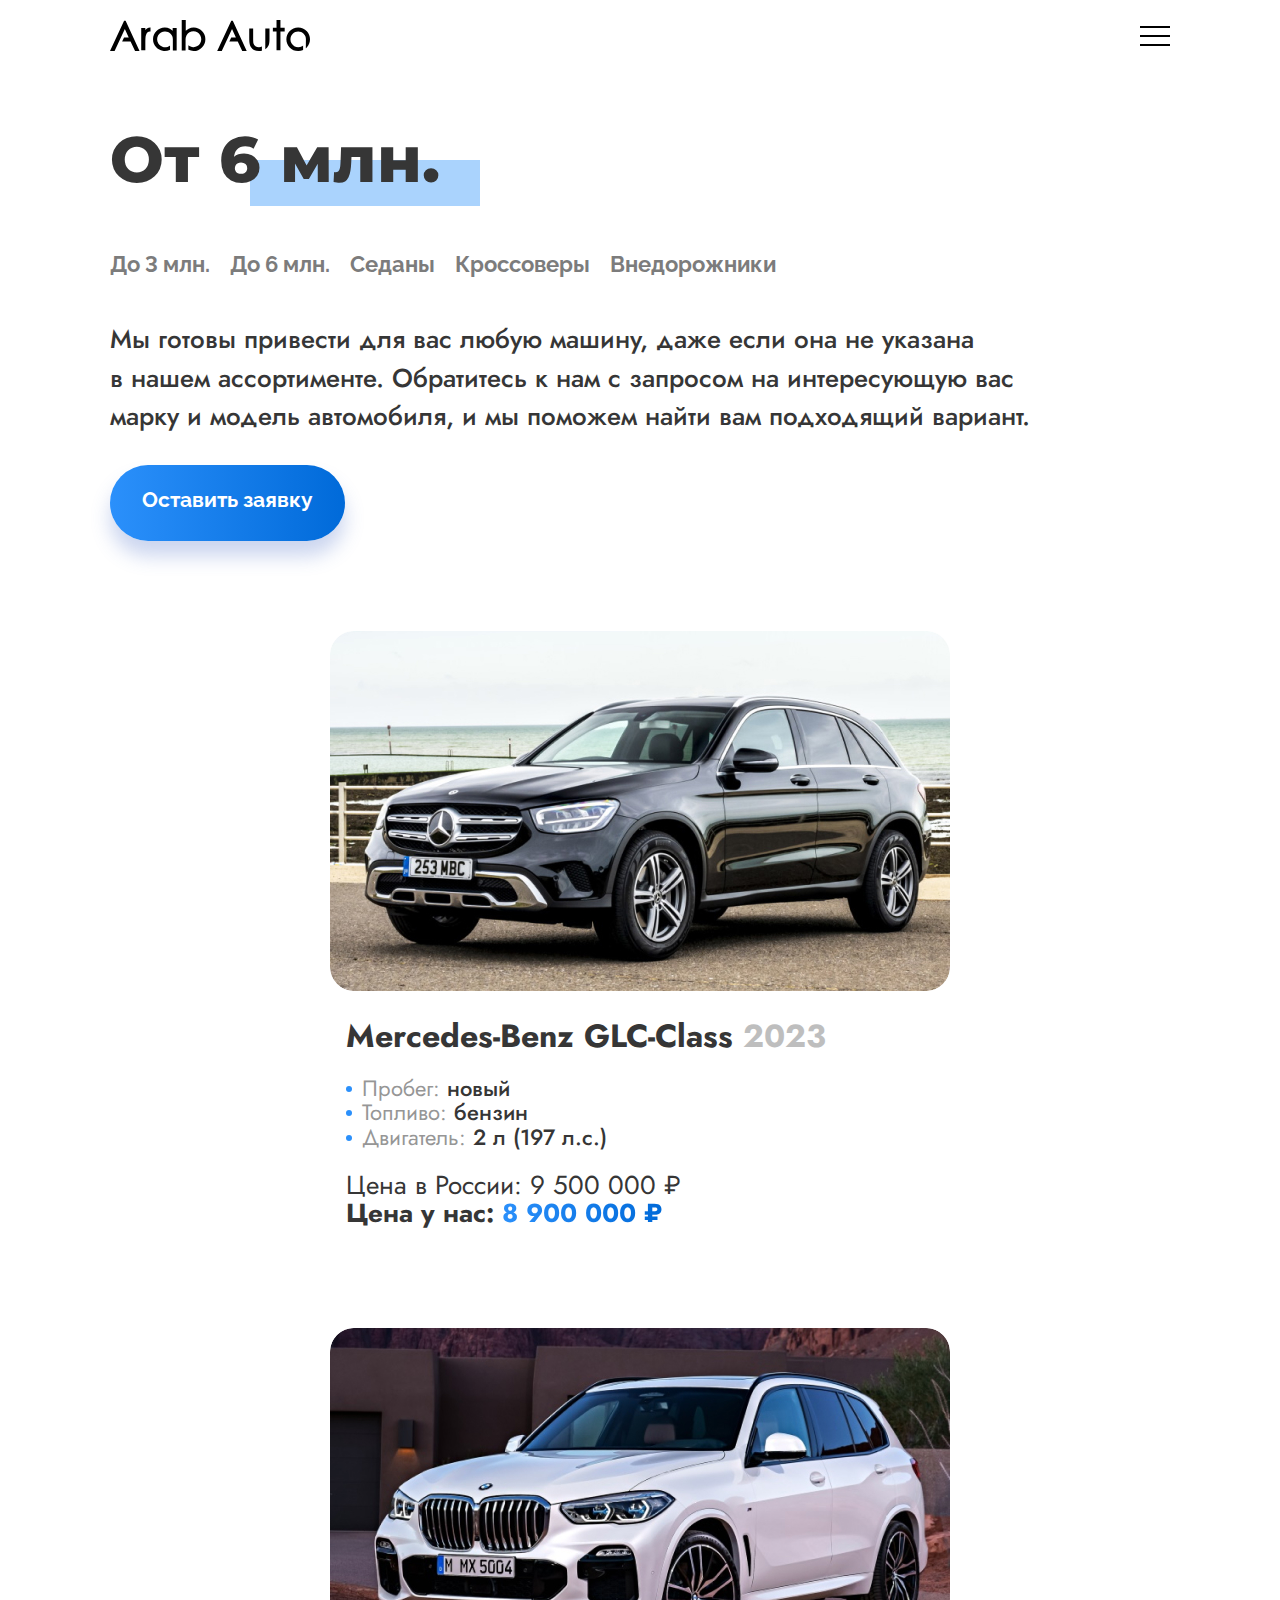
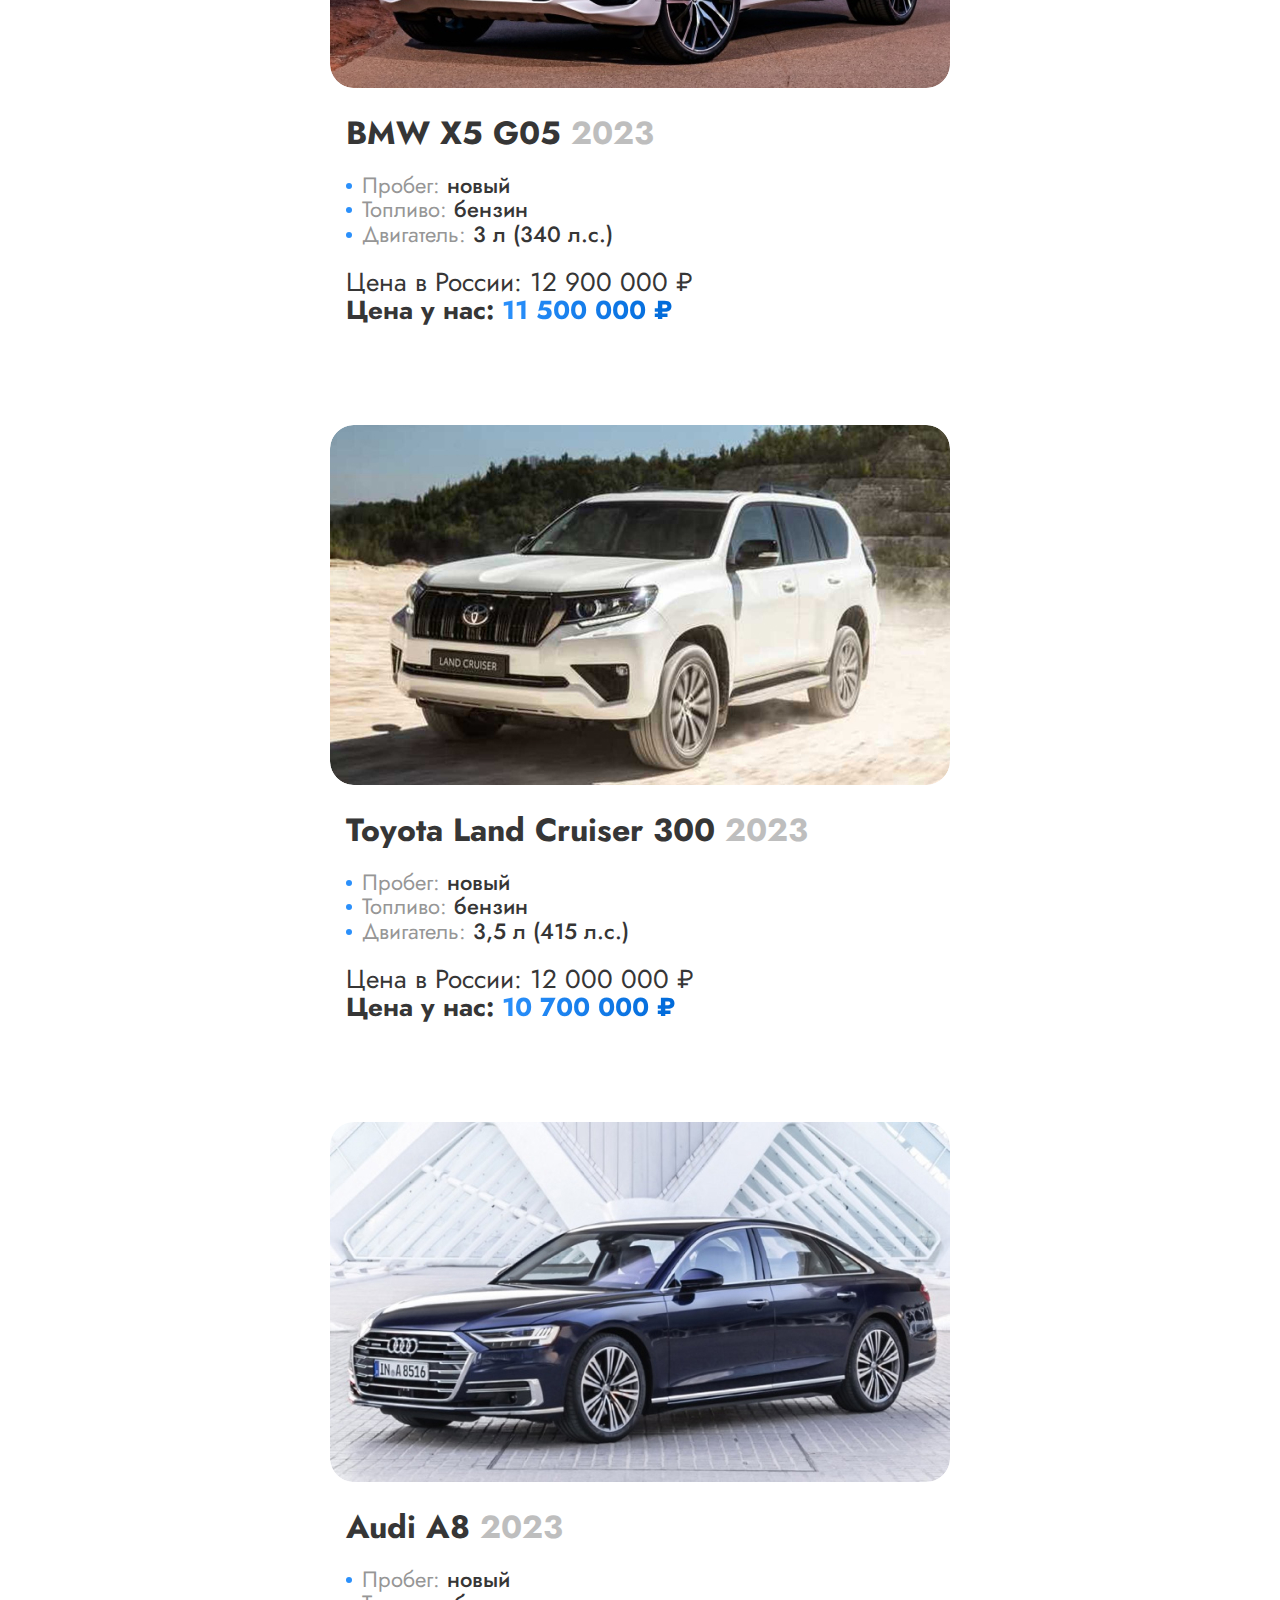
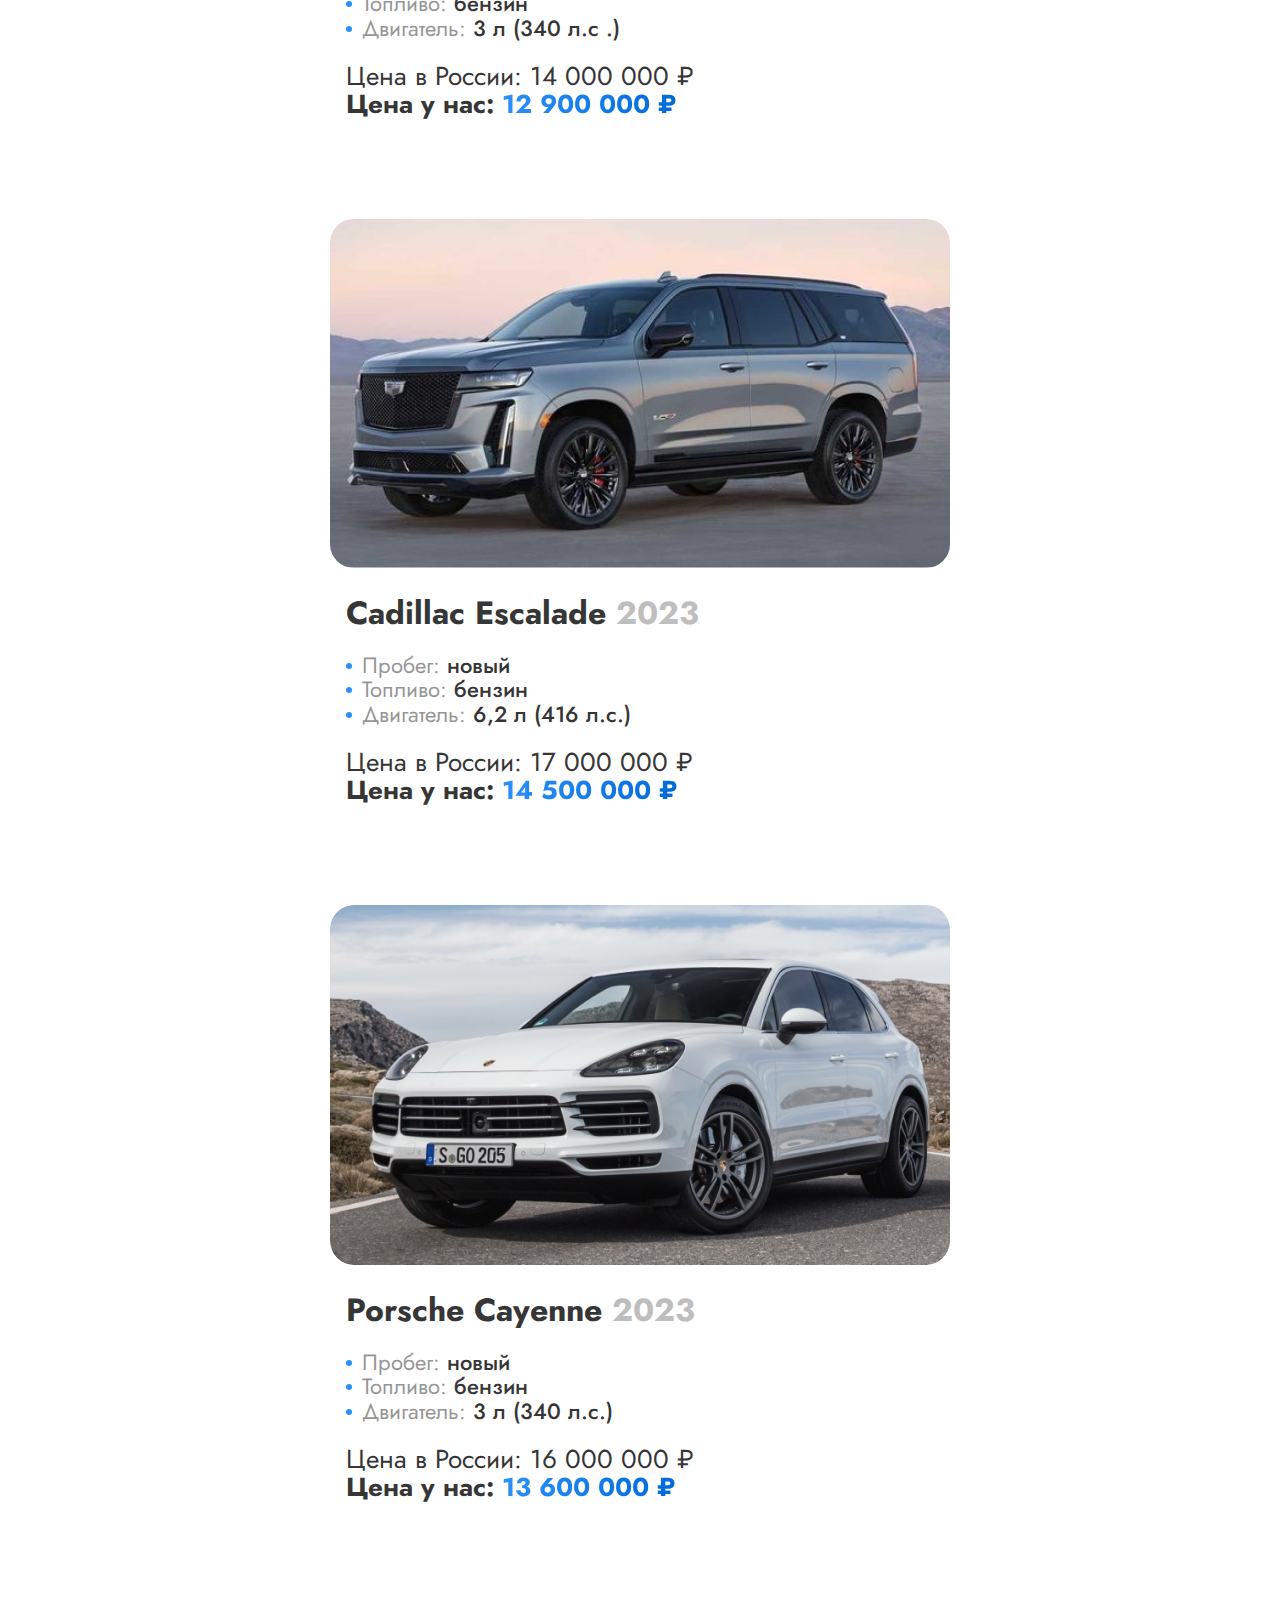
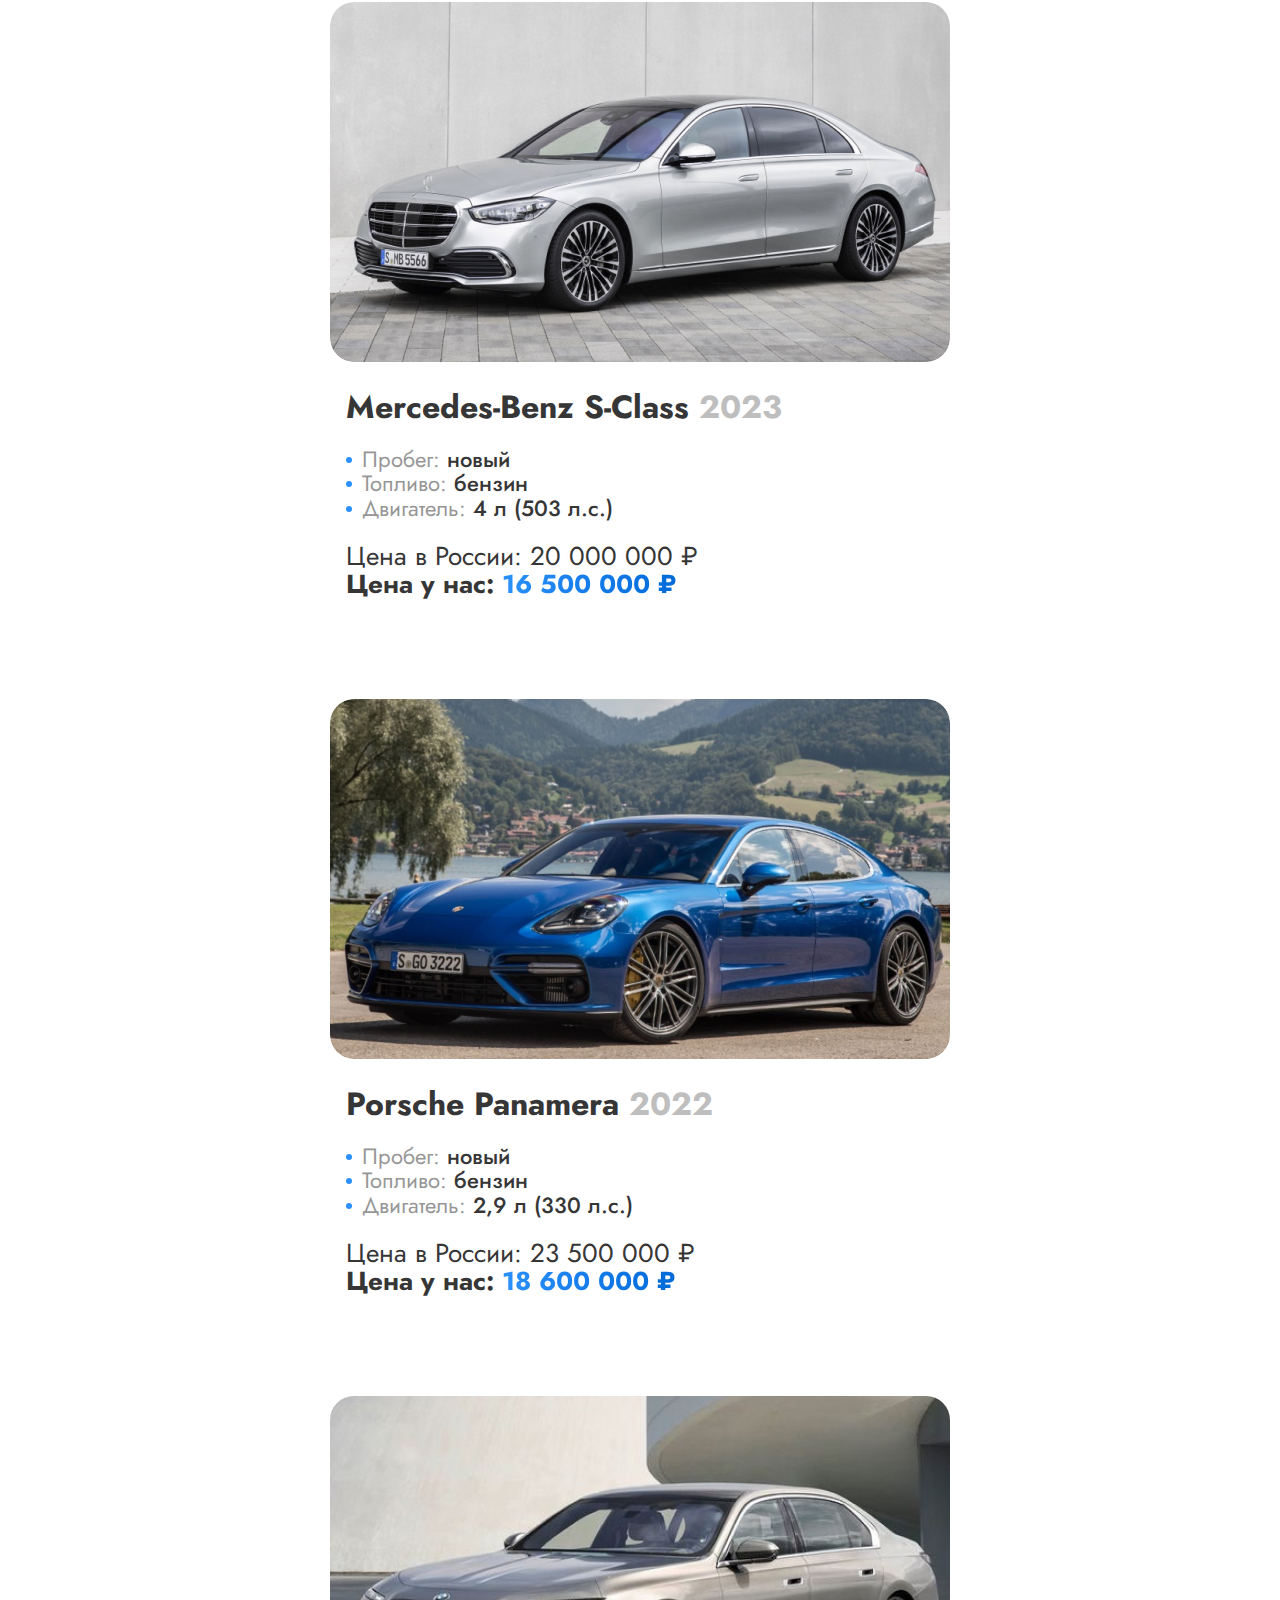
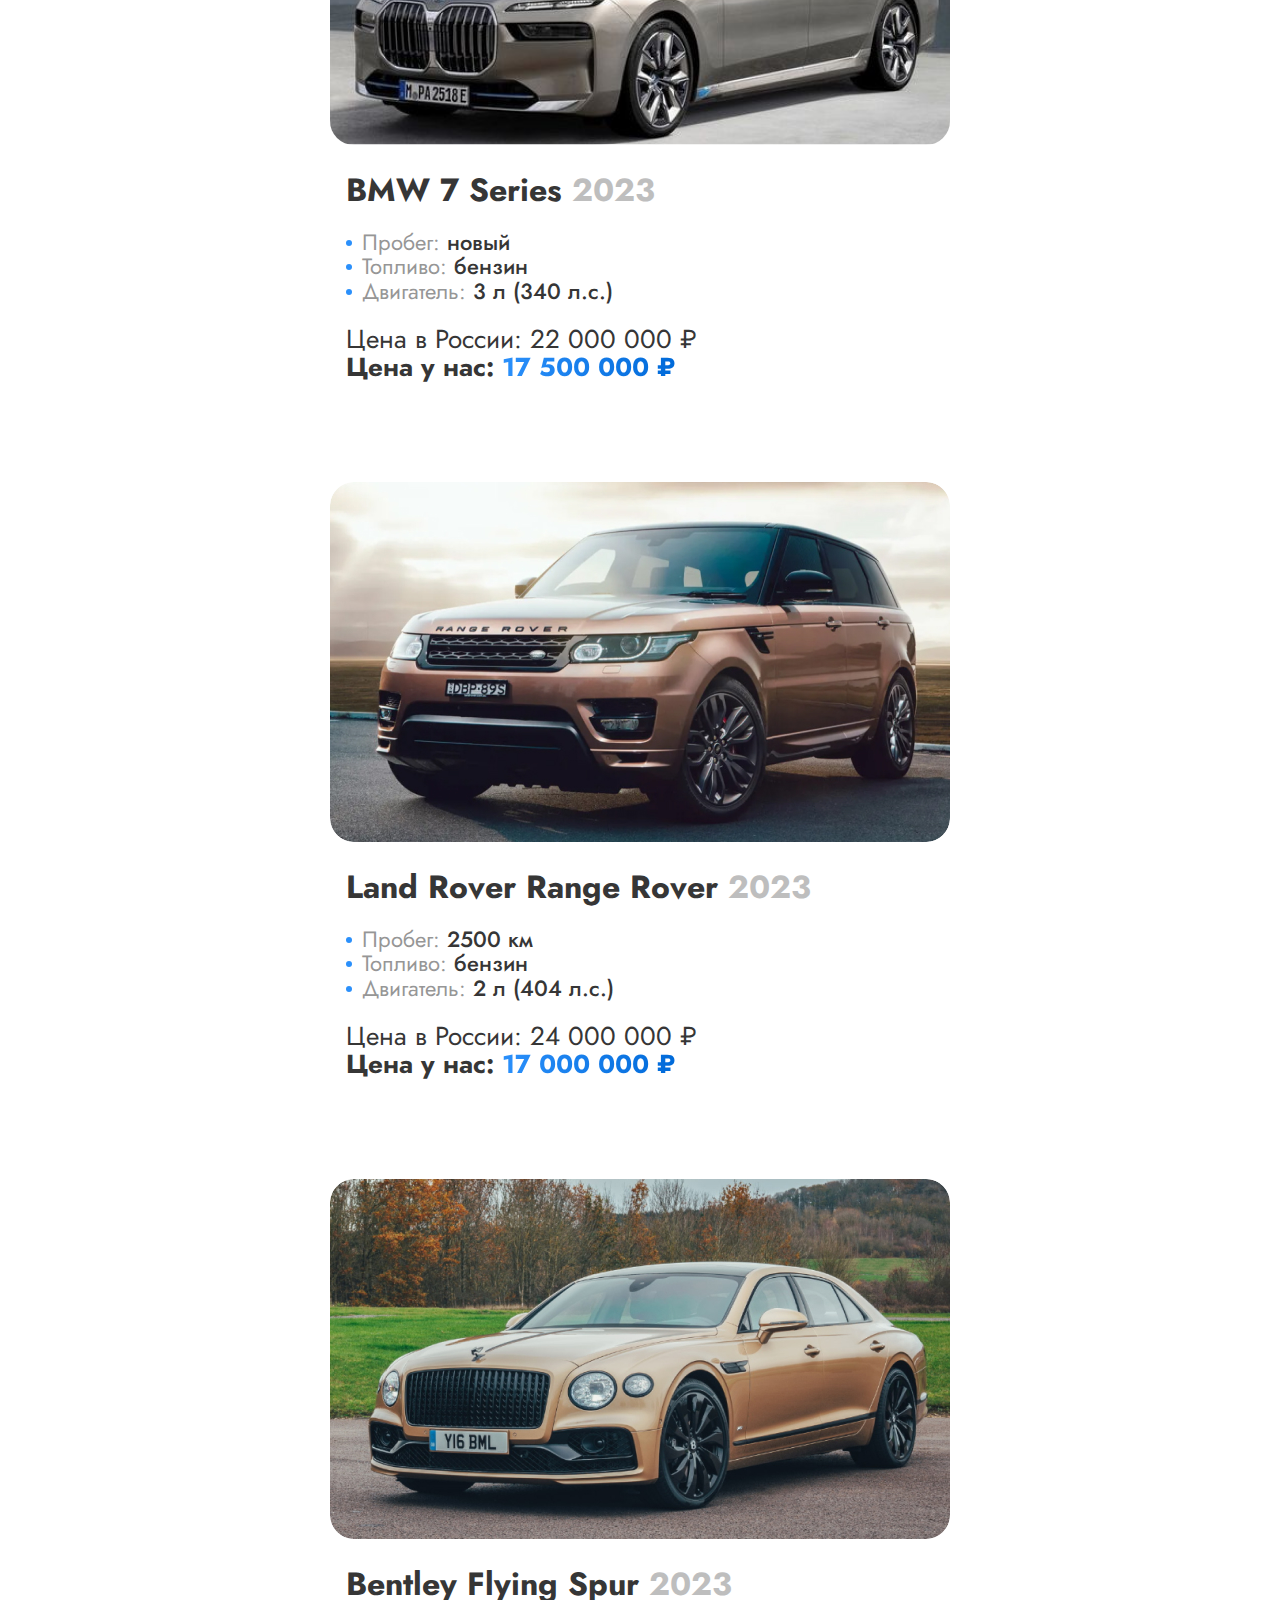
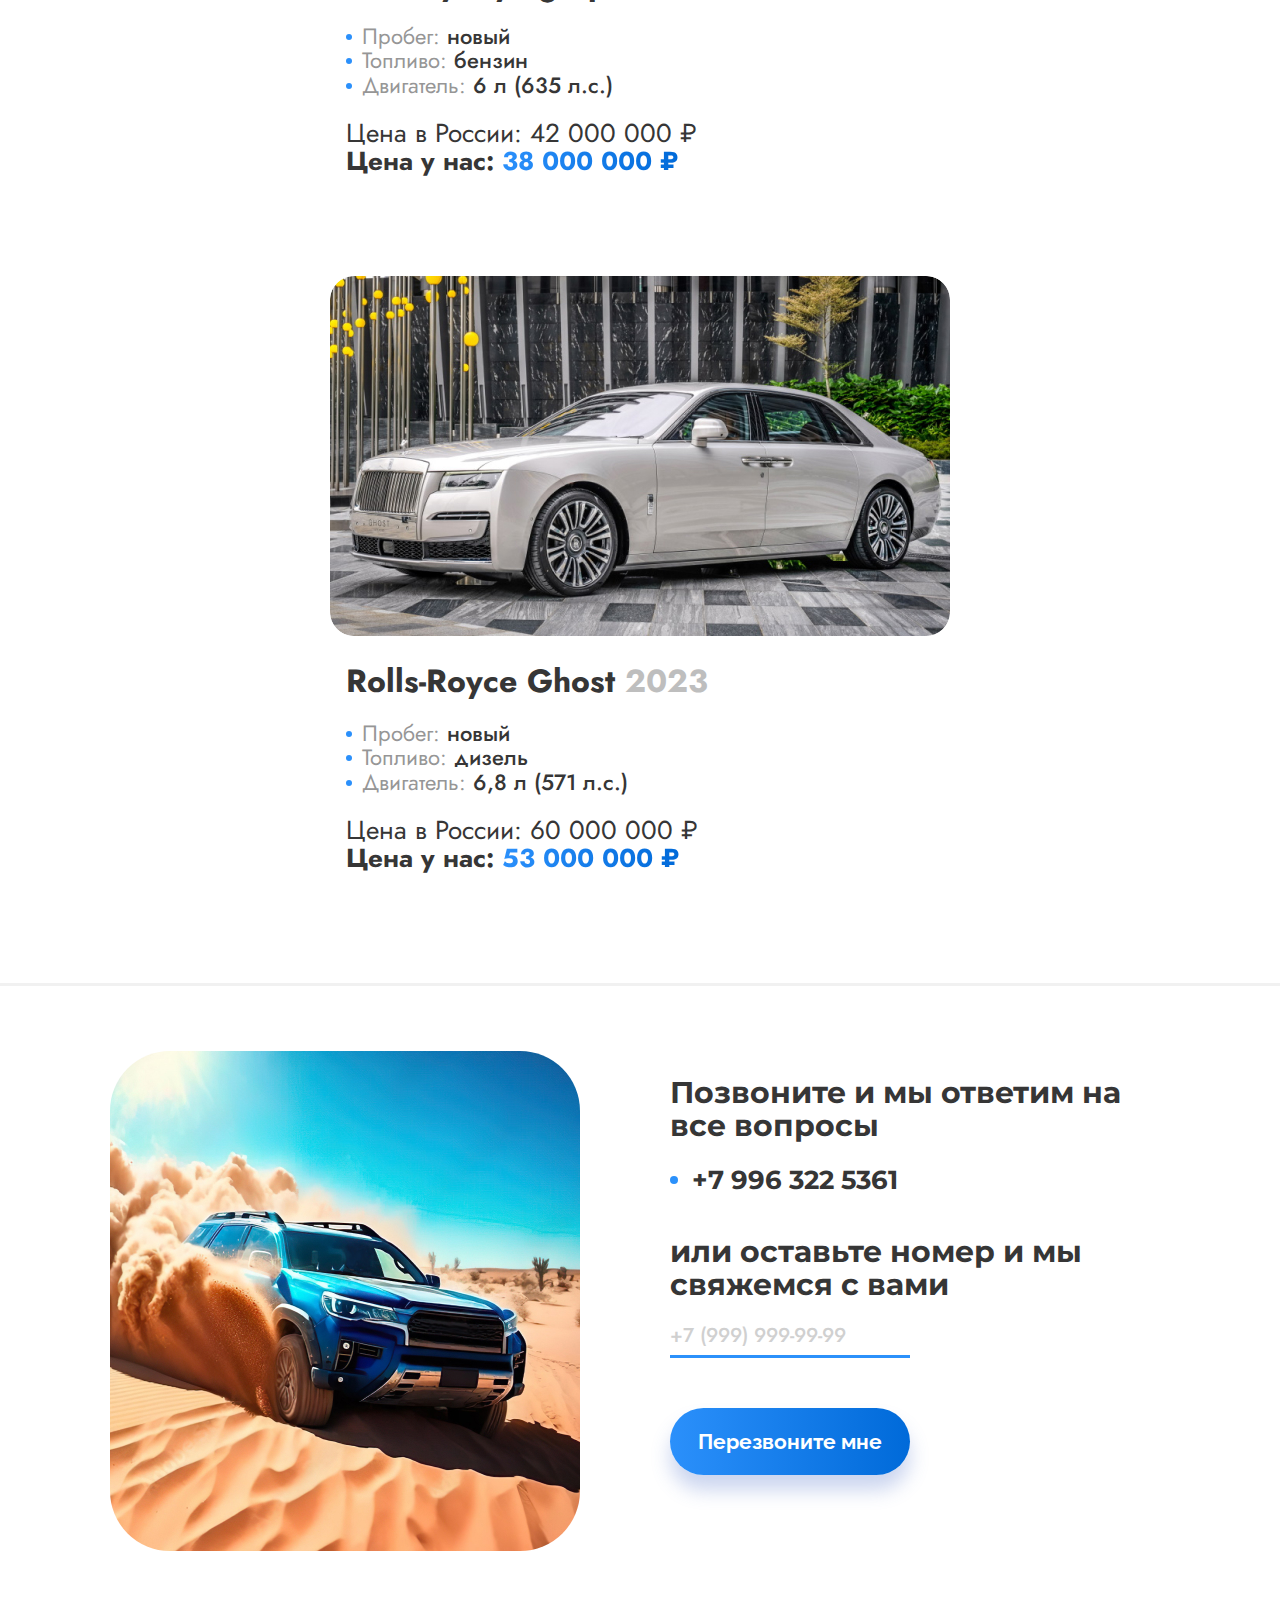
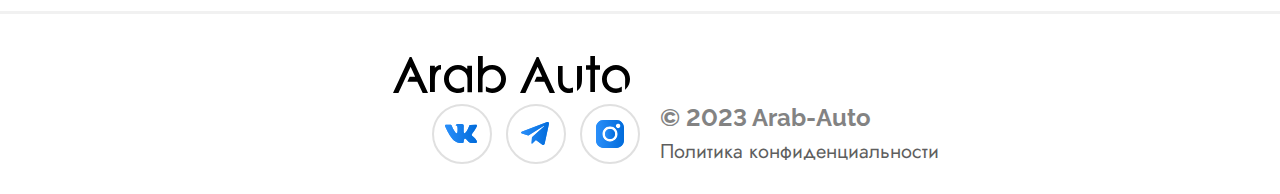
<file: 6milabove.html>
<!DOCTYPE html>
<html lang="en">

<head>
    <meta charset="UTF-8">
    <meta http-equiv="X-UA-Compatible" content="IE=edge">
    <meta name="viewport" content="width=device-width, initial-scale=1.0">
    <title>Ассортимент</title>
    <link rel="stylesheet" href="./css/style.min.css">
    <link rel="preconnect" href="https://fonts.googleapis.com">
    <link rel="preconnect" href="https://fonts.gstatic.com" crossorigin>
    <link
        href="https://fonts.googleapis.com/css2?family=Inter:wght@600&family=Jost:wght@400;500;600;700&family=Montserrat:wght@400;700;800&family=Raleway:wght@700&display=swap"
        rel="stylesheet">
</head>

<body class="main__body">

    <!-- Header -->
    <header>
        <!-- Navbar -->
        <nav>
            <div class="container">
                <div class="navbar">
                    <div class="logo"> <a href="index.html"> <img src="./img/logo.svg" alt=""> </a> </div>
                    <ul class="menu">
                        <li class="menu__item menu__item-home"><a href="index.html" class="menu__item-link tocatalogue"
                                target="" data-scroll>Главная</a></li>
                        <li class="menu__item"><a href="index.html#leaders" class="menu__item-link" data-scroll>О
                                нас</a></li>
                        <li class="menu__item"><a href="index.html#process" class="menu__item-link"
                                data-scroll>Процесс</a></li>
                        <li class="menu__item"><a href="index.html#questions" class="menu__item-link"
                                data-scroll>Вопросы</a></li>
                                <div class="menu__social">
                                    <a href="https://vk.com/arabautocars" class="menu__item-link menu__social-item" data-scroll target="_blank"><img src="./img/vk.svg"
                                            alt=""></a>
                                    <a href="https://t.me/arabautocars" class="menu__item-link menu__social-item" data-scroll target="_blank"><img src="./img/tg.svg"
                                            alt=""></a>
                                    <a href="https://instagram.com/arabautocars" class="menu__item-link menu__social-item" data-scroll target="_blank"><img src="./img/insta.svg"
                                            alt=""></a>
                                </div>
                        <div class="tocopy">
                            <a href="#" class="menu__phone" id="menu__phone" data-scroll>+7 996 322 5361</a>
                            <p class="coupon-alert">Телефон скопирован</p>
                        </div>
                    </ul>
                    <div class="burger">
                        <span></span>
                    </div>
                </div>
            </div>
        </nav>
    </header>

    <section class="cars__section cars">
    <div class="container">
        <div class="cars__wrapper">
            <h1 class="cars__title leader__title title">От 6 <span>млн.</span></h1>
            <div class="cars__types">
                <a href="3mil.html" class="cars_type">До 3 млн.</a>
                <a href="6milunder.html" class="cars_type">До 6 млн.</a>
                <a href="catalogue.html" class="cars_type">Седаны</a>
                <a href="crossover.html" class="cars_type">Кроссоверы</a>
                <a href="jeep.html" class="cars_type">Внедорожники</a>
            </div>
        </div>
        <div class="cars__wrapper2">
            <div class="cars__text">Мы готовы привести для вас любую машину, даже если она не указана в нашем
                ассортименте. Обратитесь к нам с запросом на интересующую вас марку и модель автомобиля, и мы поможем
                найти вам подходящий вариант.
            </div>
            <a class="cars__button hero__buton-call" href="#call">Оставить заявку</a>
            <!-- <button class="cars__button " type="submit"><a href="#call" target="_blank">Оставить заявку</a></button> -->
        </div>
        <div class="cars__items">
            <div class="cars__item">
                <div class="cars__img"><img src="./img/cars/MercedesGLC.jpg" alt=""></div>
                <div class="cars__name">Mercedes-Benz GLC-Class <span>2023</span></div>
                <div class="cars__characterictics">
                    <div class="cars__characterictic">Пробег: <span>новый</span></div>
                    <div class="cars__characterictic">Топливо: <span>бензин</span></div>
                    <div class="cars__characterictic">Двигатель: <span>2 л (197 л.с.)</span></div>
                </div>
                <div class="cars__prices">
                    <div class="cars__price-russia">Цена в России: 9 500 000 ₽ </div>
                    <div class="cars__price-arab">Цена у нас: <span>8 900 000 ₽</span></div>
                </div>
            </div>
            <div class="cars__item">
                <div class="cars__img"><img src="./img/cars/BMWX5.jpg" alt=""></div>
                <div class="cars__name">BMW X5 G05 <span>2023</span></div>
                <div class="cars__characterictics">
                    <div class="cars__characterictic">Пробег: <span>новый</span></div>
                    <div class="cars__characterictic">Топливо: <span>бензин</span></div>
                    <div class="cars__characterictic">Двигатель: <span>3 л (340 л.с.)</span></div>
                </div>
                <div class="cars__prices">
                    <div class="cars__price-russia">Цена в России: 12 900 000 ₽ </div>
                    <div class="cars__price-arab">Цена у нас: <span>11 500 000 ₽</span></div>
                </div>
            </div>
            <div class="cars__item">
                <div class="cars__img"><img src="./img/cars/ToyotaLandCruiser.jpg" alt=""></div>
                <div class="cars__name">Toyota Land Cruiser 300 <span>2023</span></div>
                <div class="cars__characterictics">
                    <div class="cars__characterictic">Пробег: <span>новый</span></div>
                    <div class="cars__characterictic">Топливо: <span>бензин</span></div>
                    <div class="cars__characterictic">Двигатель: <span>3,5 л (415 л.с.)</span></div>
                </div>
                <div class="cars__prices">
                    <div class="cars__price-russia">Цена в России: 12 000 000 ₽ </div>
                    <div class="cars__price-arab">Цена у нас: <span>10 700 000 ₽</span></div>
                </div>
            </div>
            <div class="cars__item">
                <div class="cars__img"><img src="./img/cars/audia8.jpg" alt=""></div>
                <div class="cars__name">Audi A8 <span>2023</span></div>
                <div class="cars__characterictics">
                    <div class="cars__characterictic">Пробег: <span>новый</span></div>
                    <div class="cars__characterictic">Топливо: <span>бензин</span></div>
                    <div class="cars__characterictic">Двигатель: <span>3 л (340 л.с .)</span></div>
                </div>
                <div class="cars__prices">
                    <div class="cars__price-russia">Цена в России: 14 000 000 ₽</div>
                    <div class="cars__price-arab">Цена у нас: <span>12 900 000 ₽</span></div>
                </div>
            </div>
            <div class="cars__item">
                <div class="cars__img"><img src="./img/cars/cadilacescalade.png" alt=""></div>
                <div class="cars__name">Cadillac Escalade <span>2023</span></div>
                <div class="cars__characterictics">
                    <div class="cars__characterictic">Пробег: <span>новый</span></div>
                    <div class="cars__characterictic">Топливо: <span>бензин</span></div>
                    <div class="cars__characterictic">Двигатель: <span>6,2 л (416 л.с.)</span></div>
                </div>
                <div class="cars__prices">
                    <div class="cars__price-russia">Цена в России: 17 000 000 ₽ </div>
                    <div class="cars__price-arab">Цена у нас: <span>14 500 000 ₽</span></div>
                </div>
            </div>
            <div class="cars__item">
                <div class="cars__img"><img src="./img/cars/PorcheCayenne.jpg" alt=""></div>
                <div class="cars__name">Porsche Cayenne <span>2023</span></div>
                <div class="cars__characterictics">
                    <div class="cars__characterictic">Пробег: <span>новый</span></div>
                    <div class="cars__characterictic">Топливо: <span>бензин</span></div>
                    <div class="cars__characterictic">Двигатель: <span>3 л (340 л.с.)</span></div>
                </div>
                <div class="cars__prices">
                    <div class="cars__price-russia">Цена в России: 16 000 000 ₽ </div>
                    <div class="cars__price-arab">Цена у нас: <span>13 600 000 ₽</span></div>
                </div>
            </div>
            <div class="cars__item">
                <div class="cars__img"><img src="./img/cars/mercedessclass.jpg" alt=""></div>
                <div class="cars__name">Mercedes-Benz S-Class <span>2023</span></div>
                <div class="cars__characterictics">
                    <div class="cars__characterictic">Пробег: <span>новый</span></div>
                    <div class="cars__characterictic">Топливо: <span>бензин</span></div>
                    <div class="cars__characterictic">Двигатель: <span>4 л (503 л.с.)</span></div>
                </div>
                <div class="cars__prices">
                    <div class="cars__price-russia">Цена в России: 20 000 000 ₽</div>
                    <div class="cars__price-arab">Цена у нас: <span>16 500 000 ₽</span></div>
                </div>
            </div>
            <div class="cars__item">
                <div class="cars__img"><img src="./img/cars/porchepanamera.jpg" alt=""></div>
                <div class="cars__name">Porsche Panamera <span>2022</span></div>
                <div class="cars__characterictics">
                    <div class="cars__characterictic">Пробег: <span>новый</span></div>
                    <div class="cars__characterictic">Топливо: <span>бензин</span></div>
                    <div class="cars__characterictic">Двигатель: <span>2,9 л (330 л.с.)</span></div>
                </div>
                <div class="cars__prices">
                    <div class="cars__price-russia">Цена в России: 23 500 000 ₽</div>
                    <div class="cars__price-arab">Цена у нас: <span>18 600 000 ₽</span></div>
                </div>
            </div>
            <div class="cars__item">
                <div class="cars__img"><img src="./img/cars/bmwserie7.png" alt=""></div>
                <div class="cars__name">BMW 7 Series <span>2023</span></div>
                <div class="cars__characterictics">
                    <div class="cars__characterictic">Пробег: <span>новый</span></div>
                    <div class="cars__characterictic">Топливо: <span>бензин</span></div>
                    <div class="cars__characterictic">Двигатель: <span>3 л (340 л.с.)</span></div>
                </div>
                <div class="cars__prices">
                    <div class="cars__price-russia">Цена в России: 22 000 000 ₽</div>
                    <div class="cars__price-arab">Цена у нас: <span>17 500 000 ₽</span></div>
                </div>
            </div>
            <div class="cars__item">
                <div class="cars__img"><img src="./img/cars/LandRoverRangeRover.jpg" alt=""></div>
                <div class="cars__name">Land Rover Range Rover <span>2023</span></div>
                <div class="cars__characterictics">
                    <div class="cars__characterictic">Пробег: <span>2500 км</span></div>
                    <div class="cars__characterictic">Топливо: <span>бензин</span></div>
                    <div class="cars__characterictic">Двигатель: <span>2 л (404 л.с.)</span></div>
                </div>
                <div class="cars__prices">
                    <div class="cars__price-russia">Цена в России: 24 000 000 ₽ </div>
                    <div class="cars__price-arab">Цена у нас: <span>17 000 000 ₽</span></div>
                </div>
            </div>
            <div class="cars__item">
                <div class="cars__img"><img src="./img/cars/bentleyspur.jpg" alt=""></div>
                <div class="cars__name">Bentley Flying Spur <span>2023</span></div>
                <div class="cars__characterictics">
                    <div class="cars__characterictic">Пробег: <span>новый</span></div>
                    <div class="cars__characterictic">Топливо: <span>бензин</span></div>
                    <div class="cars__characterictic">Двигатель: <span>6 л (635 л.с.)</span></div>
                </div>
                <div class="cars__prices">
                    <div class="cars__price-russia">Цена в России: 42 000 000 ₽</div>
                    <div class="cars__price-arab">Цена у нас: <span>38 000 000 ₽</span></div>
                </div>
            </div>
            <div class="cars__item">
                <div class="cars__img"><img src="./img/cars/rrghost.jpg" alt=""></div>
                <div class="cars__name">Rolls-Royce Ghost <span>2023</span></div>
                <div class="cars__characterictics">
                    <div class="cars__characterictic">Пробег: <span>новый</span></div>
                    <div class="cars__characterictic">Топливо: <span>дизель</span></div>
                    <div class="cars__characterictic">Двигатель: <span>6,8 л (571 л.с.)</span></div>
                </div>
                <div class="cars__prices">
                    <div class="cars__price-russia">Цена в России: 60 000 000 ₽</div>
                    <div class="cars__price-arab">Цена у нас: <span>53 000 000 ₽</span></div>
                </div>
            </div>

        </div>
    </div>
</section>
    <section class="call__section call" id="call">
    <div class="container">
        <div class="call__wrapper">
            <div class="call__img"></div>
            <div class="hc-right">
                <div class="form-block">

                    <div class="form-title">Позвоните и мы ответим на все вопросы</div>
                    <div class="form-number">+7 996 322 5361</div>
                    <div class="form-text">или оставьте номер
                        и мы свяжемся с вами</div>

                    <form action="telegram.php" method="POST" class="form__call">
                        <input class="form__input" type="text" name="phone" placeholder="+7 (999) 999-99-99" id="phone">
                        <!-- <input type="tel" name="phone" placeholder="Oставьтe свoй нoмep" required=""> -->
                        <!-- <input type="text" name="email" placeholder="Ваш E-mail"> -->
                        <button type="submit" class="send-button hero__buton-call" onclick="checkAndOpenModal()">Перезвоните мне</button>
                    </form>

                </div>
            </div>
        </div>
        <!-- Modal -->
        <div class="modal__wrapper">
            <div class="modal">
                <div class="modal__close"> <img src="./img/cancel.svg" alt="cancel"></div>
                <img class="popup__img" src="./img/popup.svg" alt="">
                <div class="modal__title"><span>Спасибо за заявку! Мы перезвоним вам в течение 20 минут.</span> </div>
                <div class="modal__body">
                </div>
            </div>
        </div>
    </div>
    </div>
    </div>
</section>
    <?
    include ("some_file.php");
    ?>

    <!-- Main Page -->
    <main>

    </main>

    <!-- Footer -->
    <footer>
    <div class="container">
        <div class="footer__navbar">
            <a href="#navbar" class="footer__logo"><img src="./img/logo.svg" alt=""></a>
            <div class="footer__links">
                <a href="index.html" class="menu__item-link tocatalogue"
                        target="" data-scroll>Главная</a>
               <a href="#call" class="menu__item-link" data-scroll>Контакты</a>
            </div>
            <div class="footer__socials">
                <div class="footer__social"><img src="./img/vk.svg" alt=""></div>
                <div class="footer__social"><img src="./img/tg.svg" alt=""></div>
                <div class="footer__social"><img src="./img/insta.svg" alt=""></div>
            </div>
            <div class="footer__copy">
                <div class="footer__copy-year">© 2023 Arab-Auto</div>
                <a href="politika.html" class="footer__copy-text">Политика конфиденциальности</a>
            </div>
        </div>
</footer>


</body>

<script src="./js/scripts.min.js"></script>


</html>
</file>
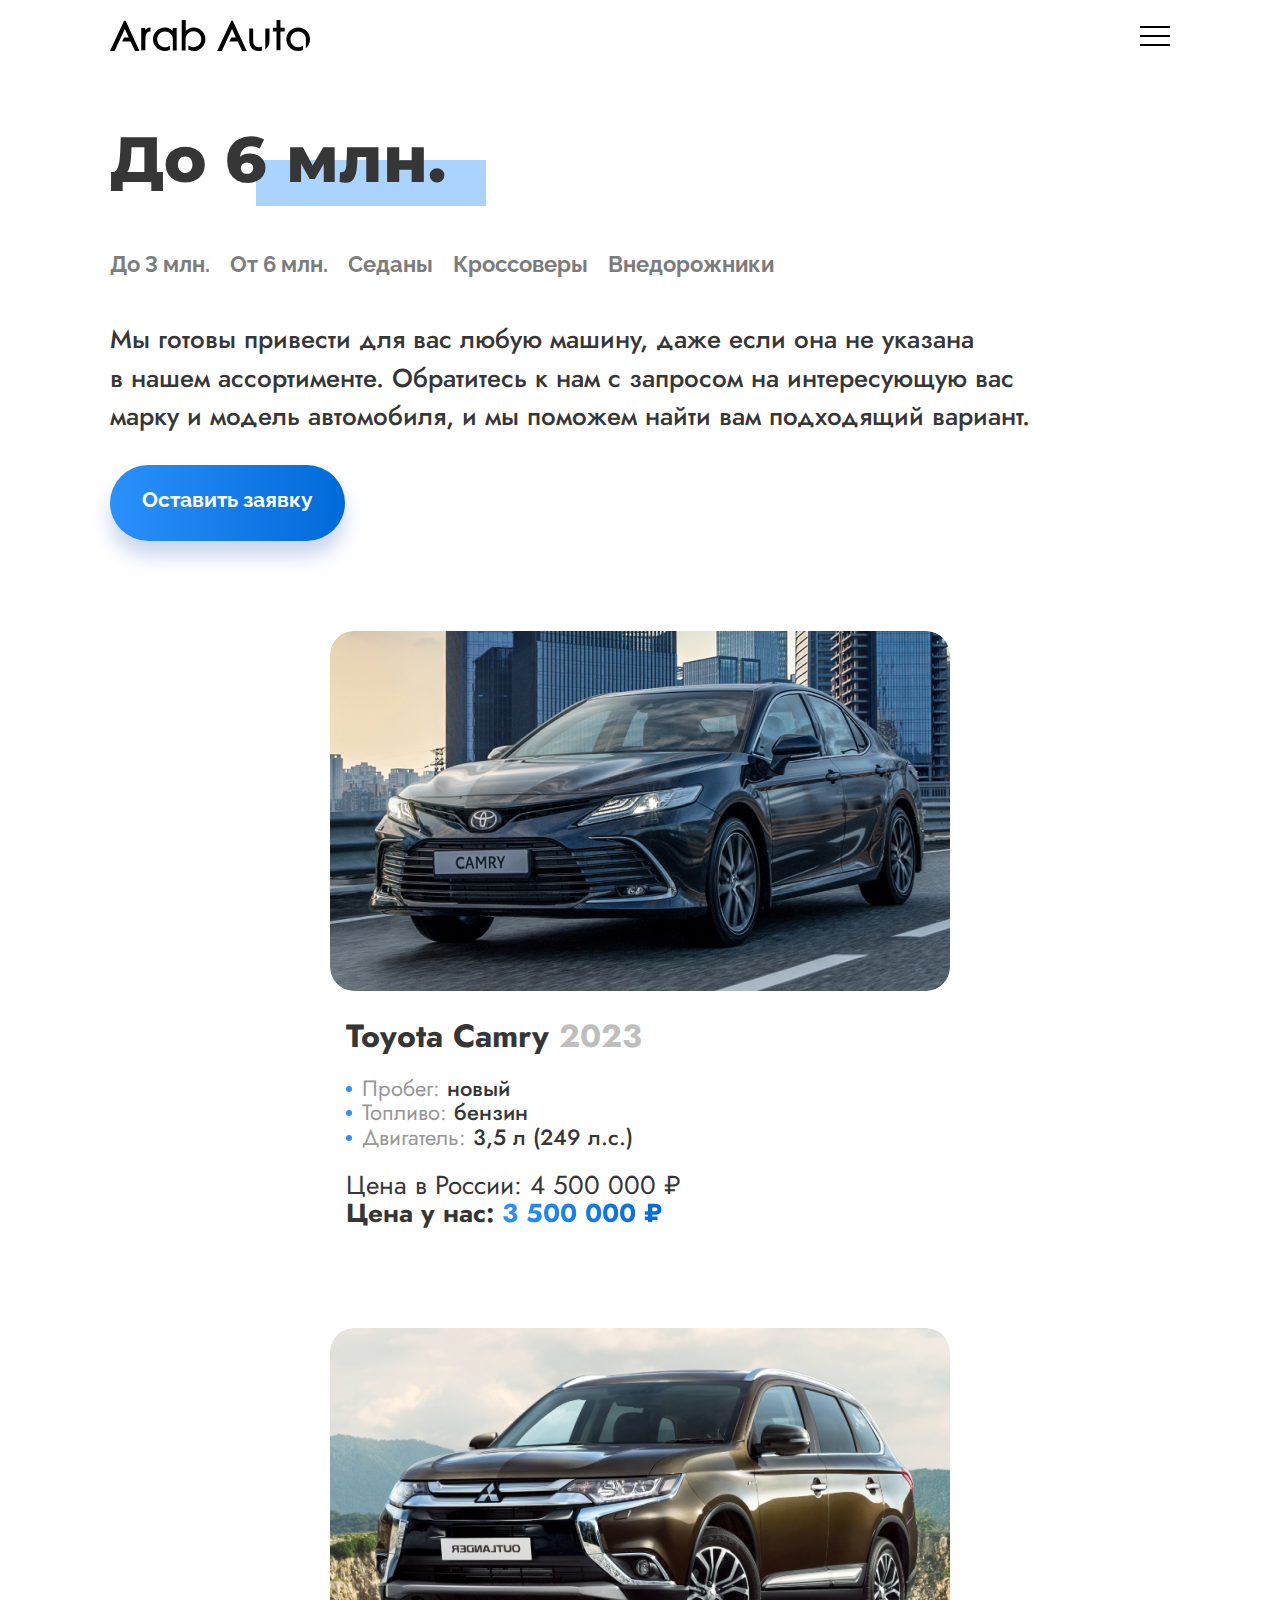
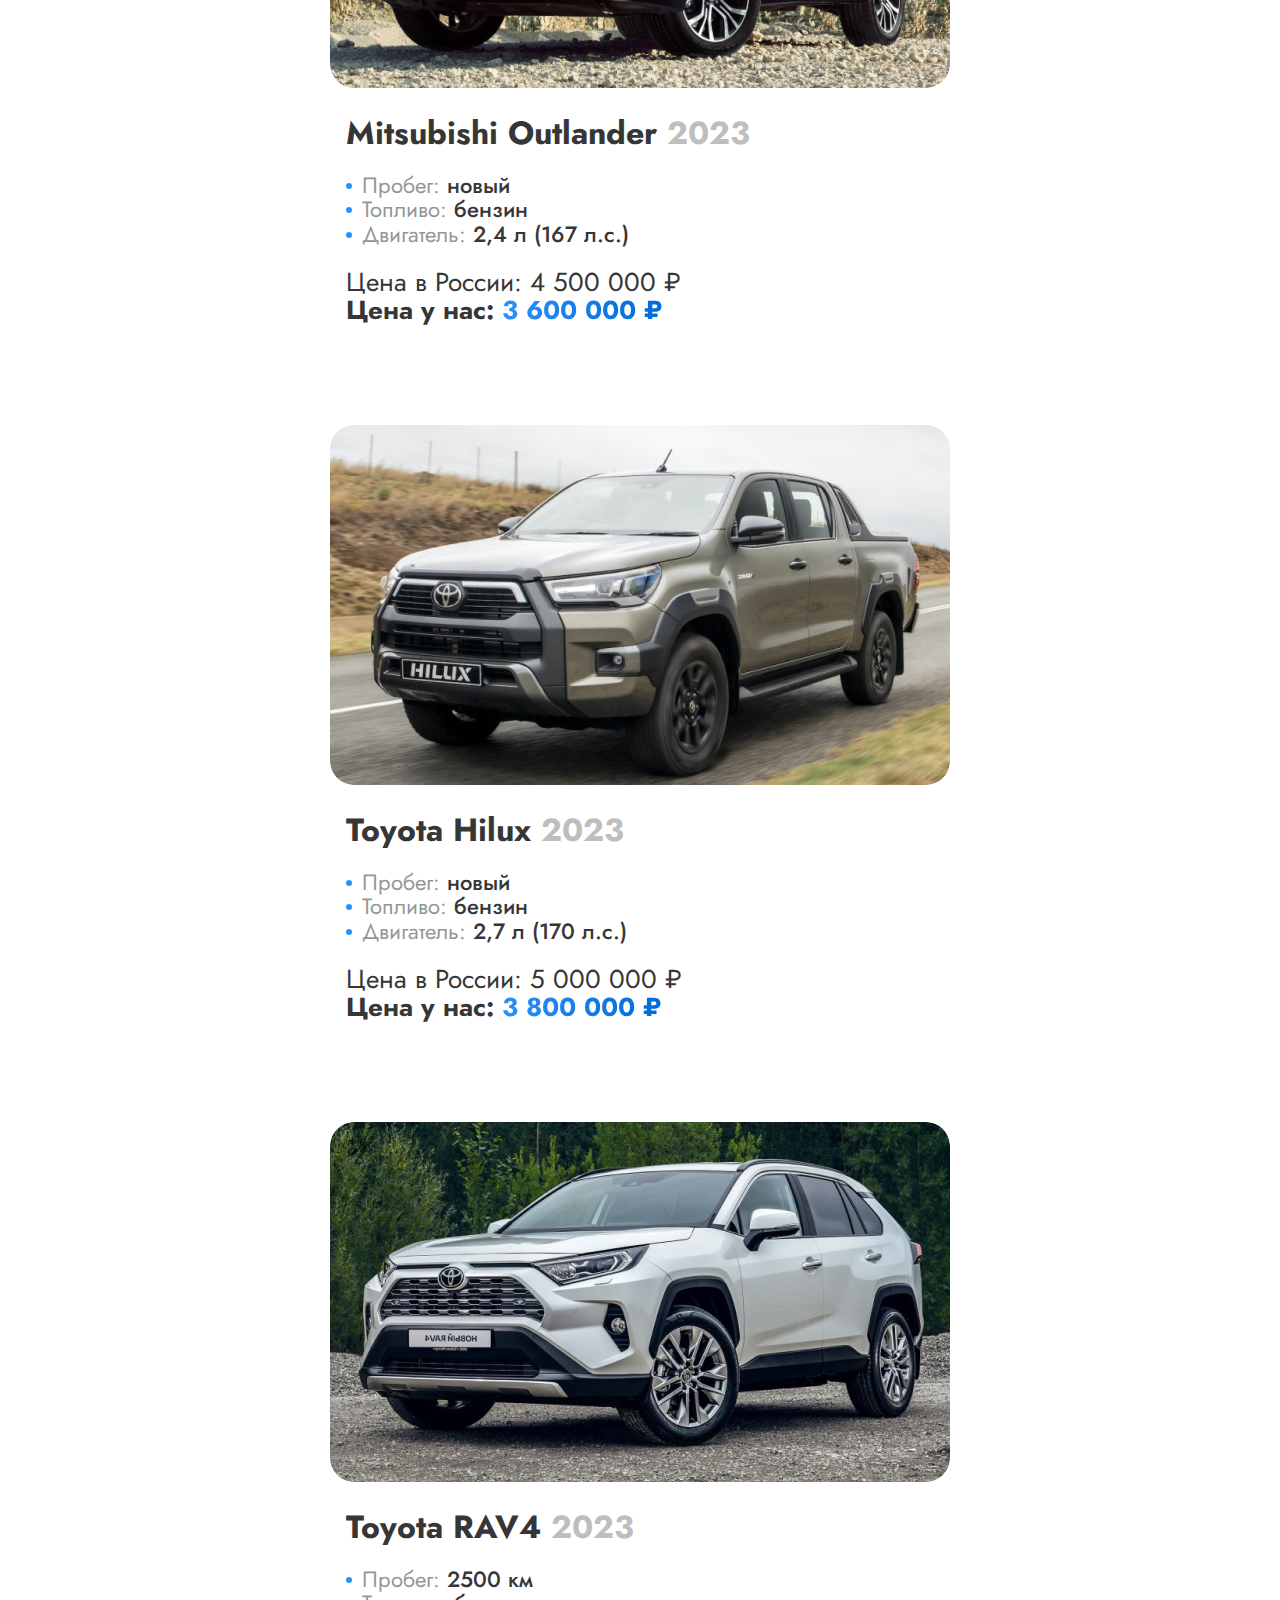
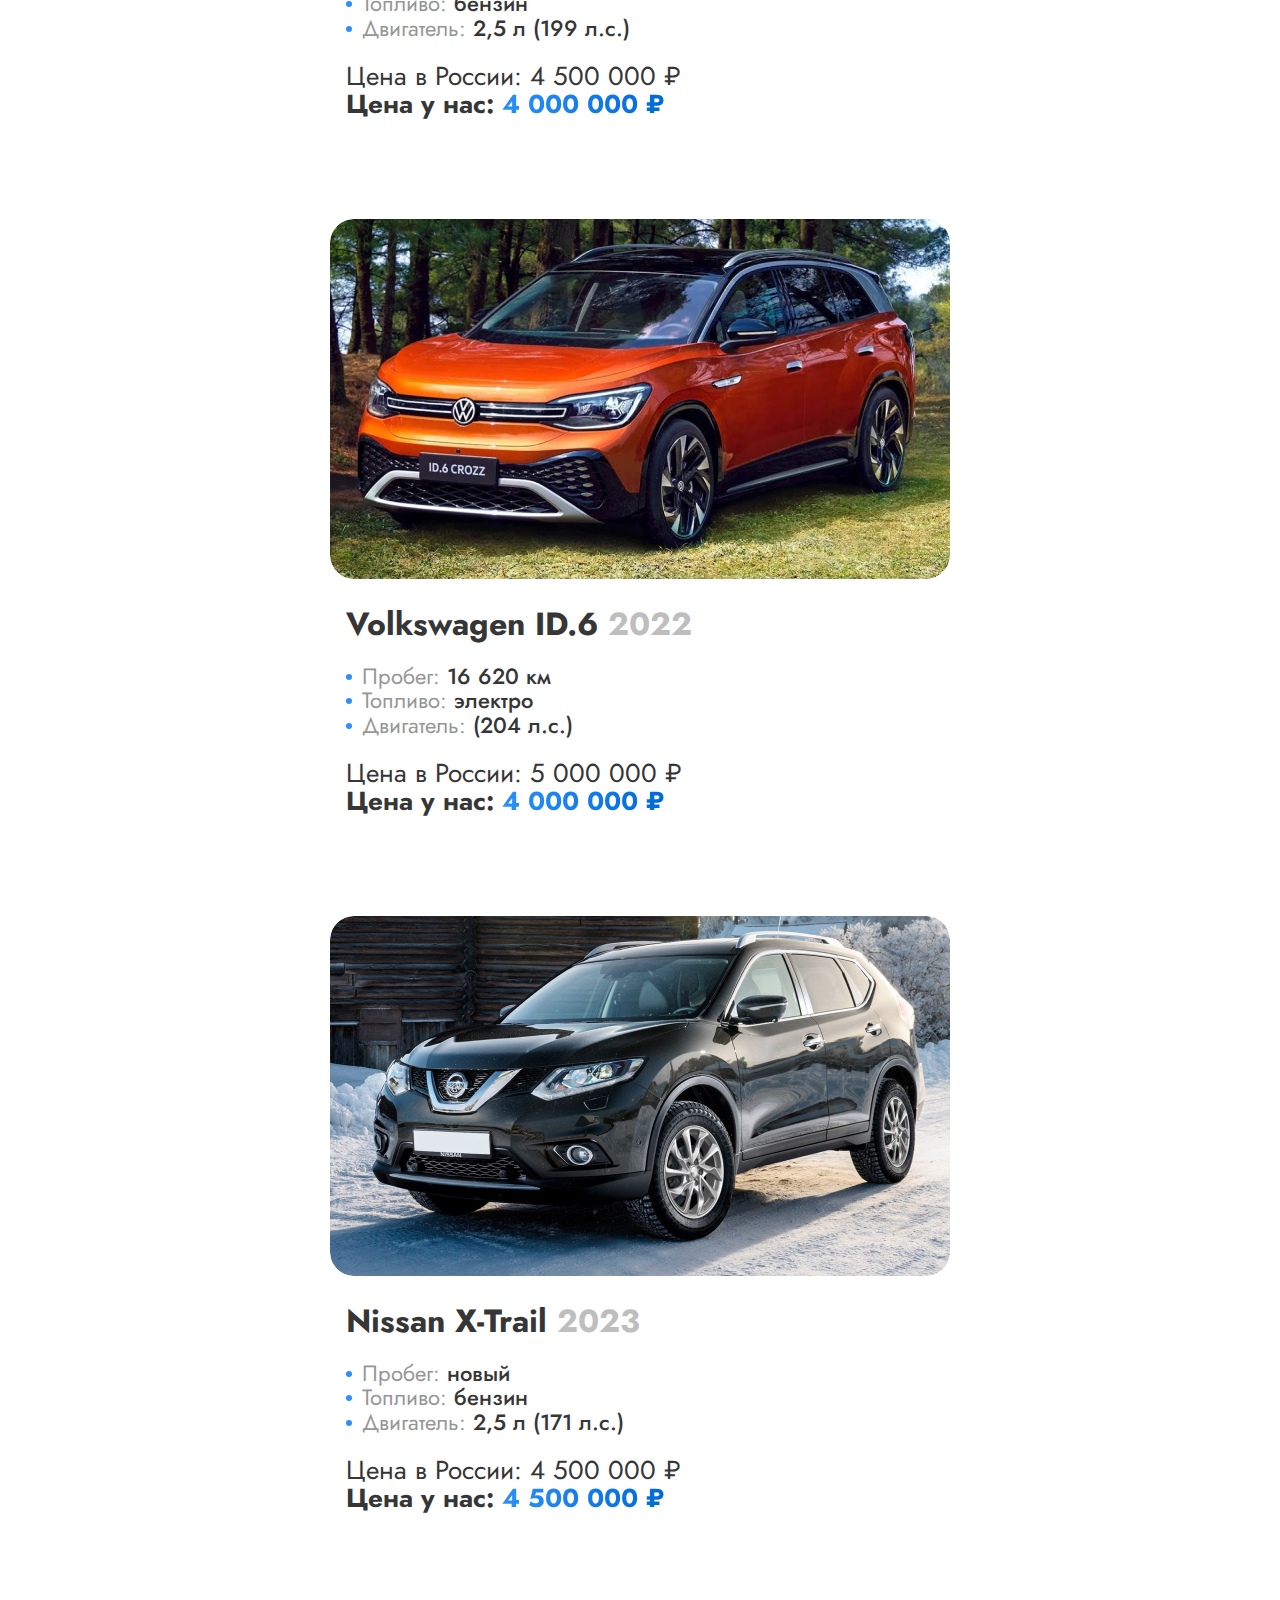
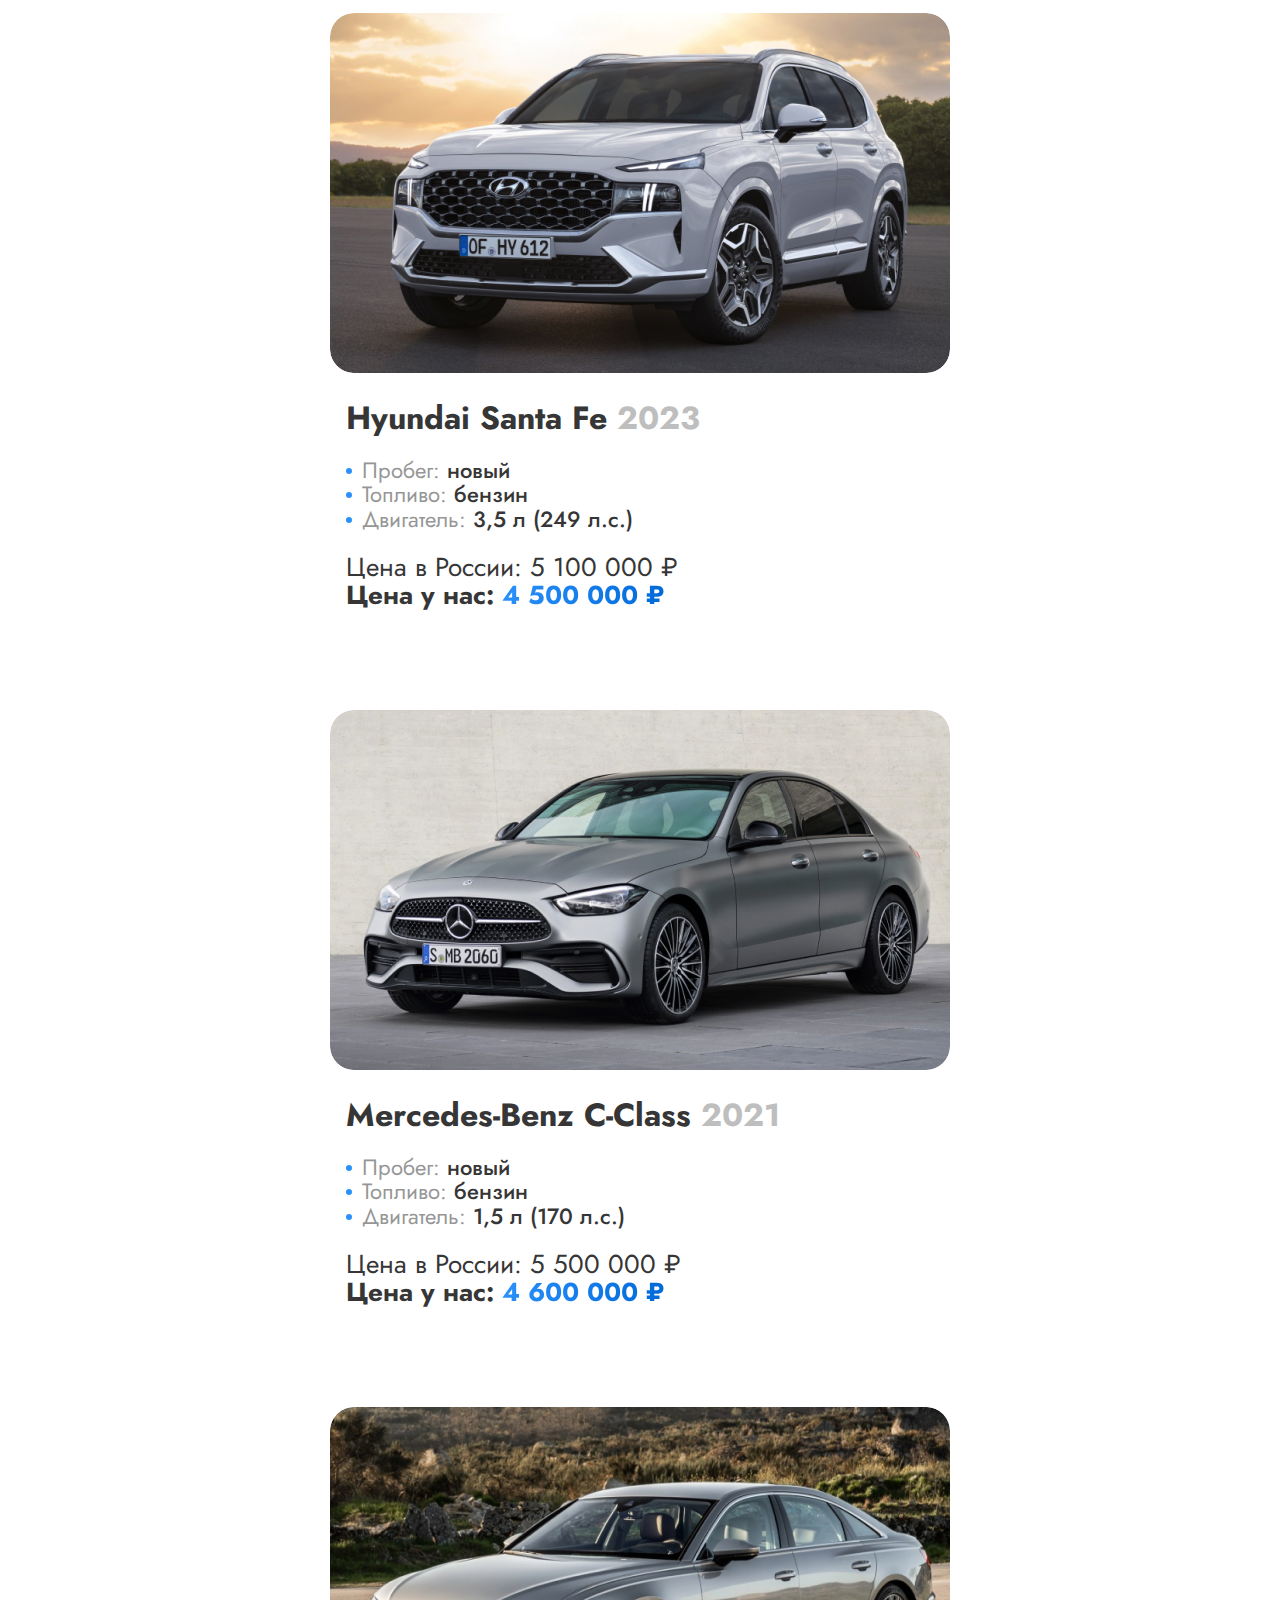
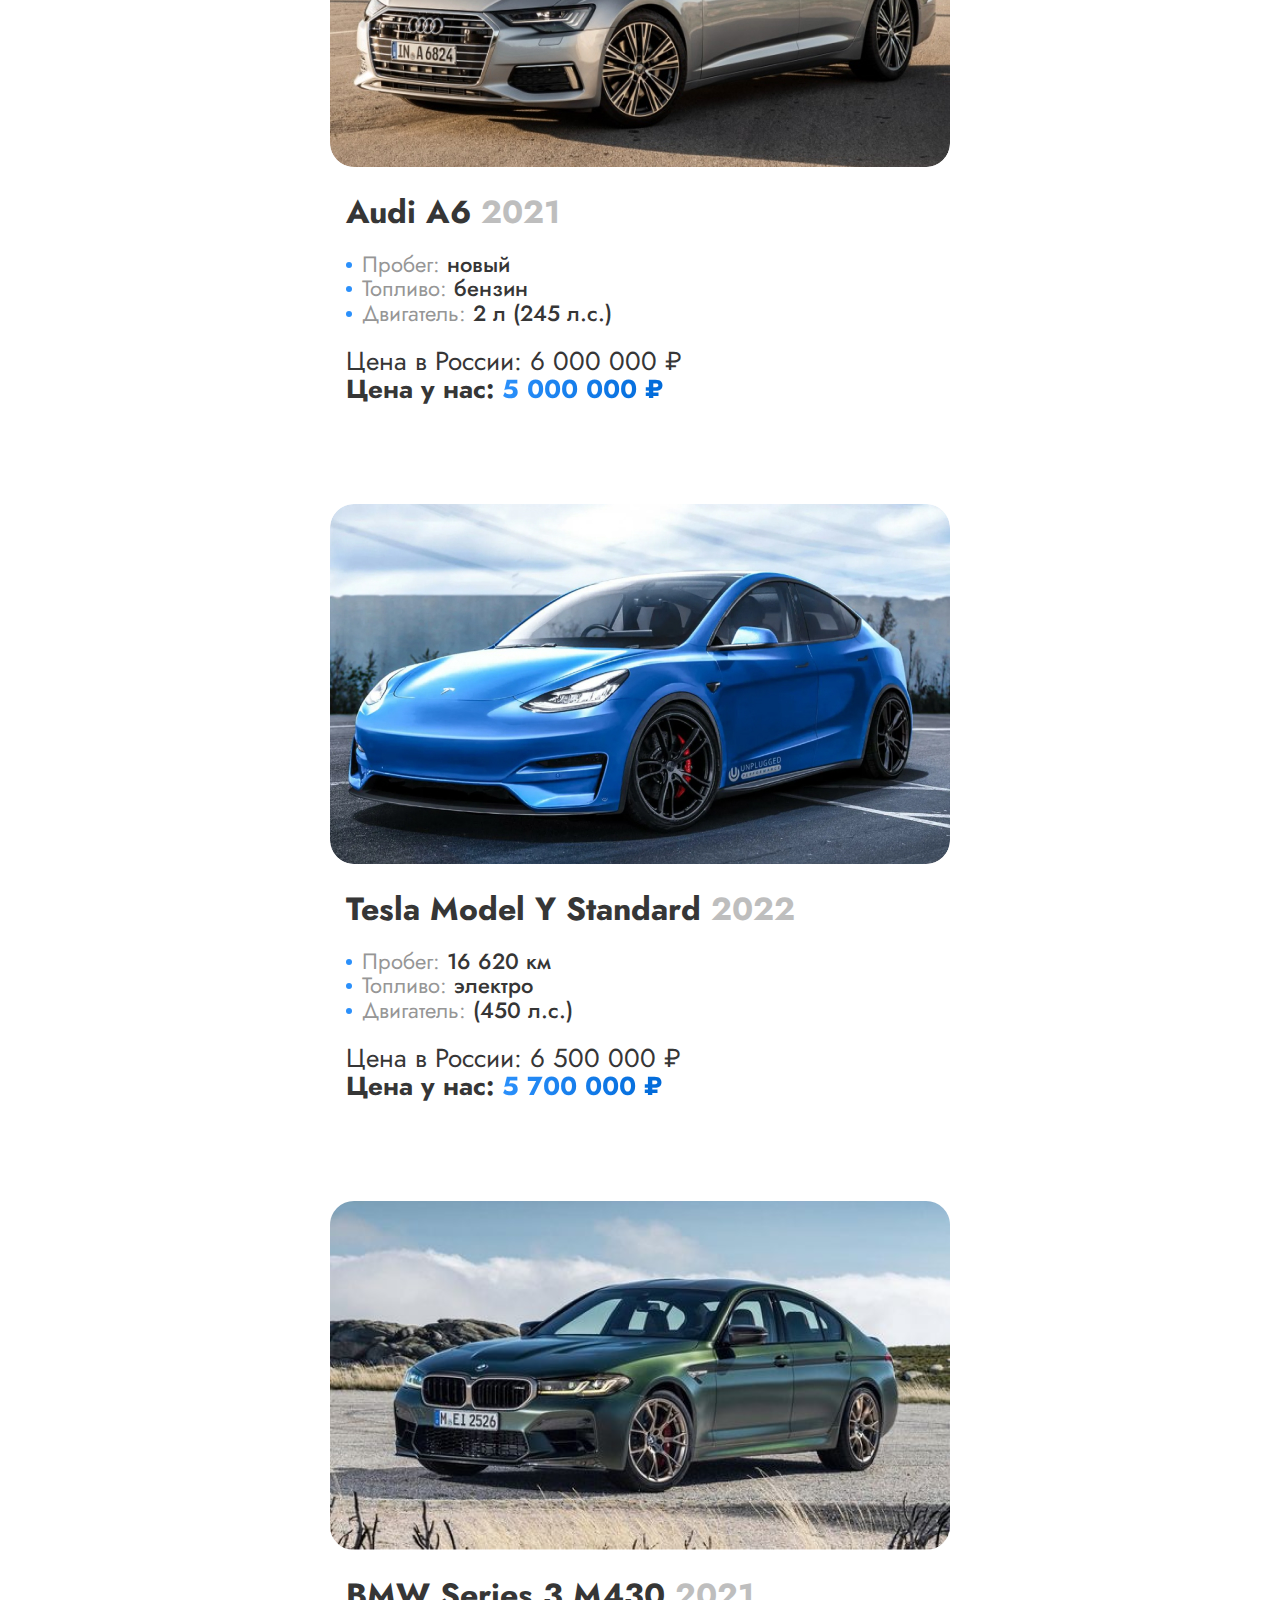
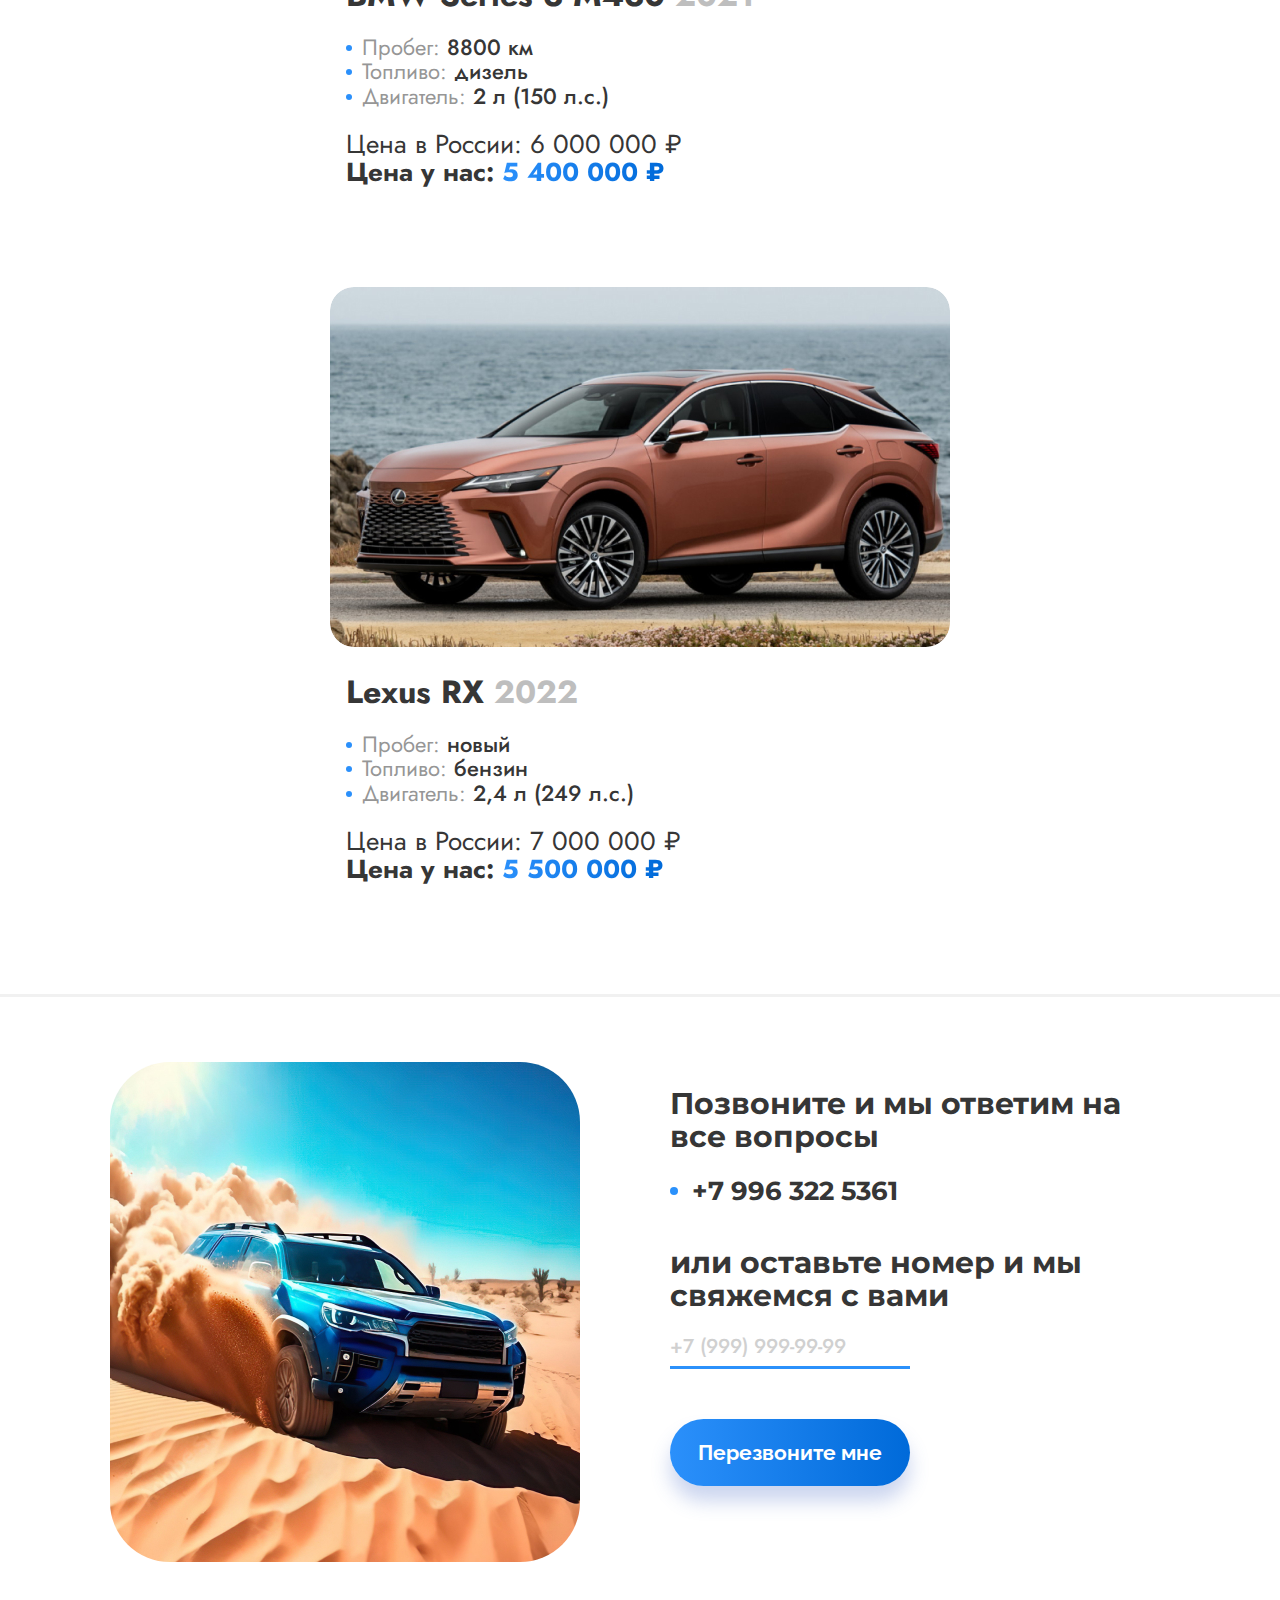
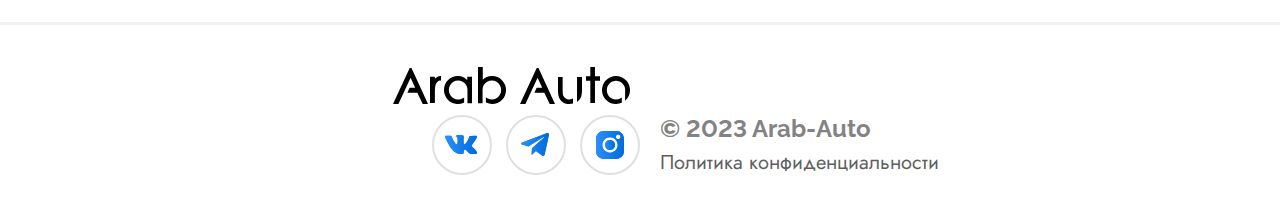
<file: 6milunder.html>
<!DOCTYPE html>
<html lang="en">

<head>
    <meta charset="UTF-8">
    <meta http-equiv="X-UA-Compatible" content="IE=edge">
    <meta name="viewport" content="width=device-width, initial-scale=1.0">
    <title>Ассортимент</title>
    <link rel="stylesheet" href="./css/style.min.css">
    <link rel="preconnect" href="https://fonts.googleapis.com">
    <link rel="preconnect" href="https://fonts.gstatic.com" crossorigin>
    <link
        href="https://fonts.googleapis.com/css2?family=Inter:wght@600&family=Jost:wght@400;500;600;700&family=Montserrat:wght@400;700;800&family=Raleway:wght@700&display=swap"
        rel="stylesheet">
</head>

<body class="main__body">

    <!-- Header -->
    <header>
        <!-- Navbar -->
        <nav>
            <div class="container">
                <div class="navbar">
                    <div class="logo"> <a href="index.html"> <img src="./img/logo.svg" alt=""> </a> </div>
                    <ul class="menu">
                        <li class="menu__item menu__item-home"><a href="index.html" class="menu__item-link tocatalogue"
                                target="" data-scroll>Главная</a></li>
                        <li class="menu__item"><a href="index.html#leaders" class="menu__item-link" data-scroll>О
                                нас</a></li>
                        <li class="menu__item"><a href="index.html#process" class="menu__item-link"
                                data-scroll>Процесс</a></li>
                        <li class="menu__item"><a href="index.html#questions" class="menu__item-link"
                                data-scroll>Вопросы</a></li>
                                <div class="menu__social">
                                    <a href="https://vk.com/arabautocars" class="menu__item-link menu__social-item" data-scroll target="_blank"><img src="./img/vk.svg"
                                            alt=""></a>
                                    <a href="https://t.me/arabautocars" class="menu__item-link menu__social-item" data-scroll target="_blank"><img src="./img/tg.svg"
                                            alt=""></a>
                                    <a href="https://instagram.com/arabautocars" class="menu__item-link menu__social-item" data-scroll target="_blank"><img src="./img/insta.svg"
                                            alt=""></a>
                                </div>
                        <div class="tocopy">
                            <a href="#" class="menu__phone" id="menu__phone" data-scroll>+7 996 322 5361</a>
                            <p class="coupon-alert">Телефон скопирован</p>
                        </div>
                    </ul>
                    <div class="burger">
                        <span></span>
                    </div>
                </div>
            </div>
        </nav>
    </header>

    <section class="cars__section cars">
    <div class="container">
        <div class="cars__wrapper">
            <h1 class="cars__title leader__title title">До 6 <span>млн.</span></h1>
            <div class="cars__types">
                <a href="3mil.html" class="cars_type">До 3 млн.</a>
                <a href="6milabove.html" class="cars_type">От 6 млн.</a>
                <a href="catalogue.html" class="cars_type">Седаны</a>
                <a href="crossover.html" class="cars_type">Кроссоверы</a>
                <a href="jeep.html" class="cars_type">Внедорожники</a>
            </div>
        </div>
        <div class="cars__wrapper2">
            <div class="cars__text">Мы готовы привести для вас любую машину, даже если она не указана в нашем
                ассортименте. Обратитесь к нам с запросом на интересующую вас марку и модель автомобиля, и мы поможем
                найти вам подходящий вариант.
            </div>
            <a class="cars__button hero__buton-call" href="#call">Оставить заявку</a>
            <!-- <button class="cars__button " type="submit"><a href="#call" target="_blank">Оставить заявку</a></button> -->
        </div>
        <div class="cars__items">
            <div class="cars__item">
                <div class="cars__img"><img src="./img/cars/toyotacamry.jpg" alt=""></div>
                <div class="cars__name">Toyota Camry <span>2023</span></div>
                <div class="cars__characterictics">
                    <div class="cars__characterictic">Пробег: <span>новый</span></div>
                    <div class="cars__characterictic">Топливо: <span>бензин</span></div>
                    <div class="cars__characterictic">Двигатель: <span>3,5 л (249 л.с.)</span></div>
                </div>
                <div class="cars__prices">
                    <div class="cars__price-russia">Цена в России: 4 500 000 ₽</div>
                    <div class="cars__price-arab">Цена у нас: <span>3 500 000 ₽</span></div>
                </div>
            </div>
            <div class="cars__item">
                <div class="cars__img"><img src="./img/cars/mitsubishiOutlander.jpg" alt=""></div>
                <div class="cars__name">Mitsubishi Outlander <span>2023</span></div>
                <div class="cars__characterictics">
                    <div class="cars__characterictic">Пробег: <span>новый</span></div>
                    <div class="cars__characterictic">Топливо: <span>бензин</span></div>
                    <div class="cars__characterictic">Двигатель: <span>2,4 л (167 л.с.)</span></div>
                </div>
                <div class="cars__prices">
                    <div class="cars__price-russia">Цена в России: 4 500 000 ₽ </div>
                    <div class="cars__price-arab">Цена у нас: <span>3 600 000 ₽</span></div>
                </div>
            </div>
            <div class="cars__item">
                <div class="cars__img"><img src="./img/cars/ToyotaHilux.jpg" alt=""></div>
                <div class="cars__name">Toyota Hilux <span>2023</span></div>
                <div class="cars__characterictics">
                    <div class="cars__characterictic">Пробег: <span>новый</span></div>
                    <div class="cars__characterictic">Топливо: <span>бензин</span></div>
                    <div class="cars__characterictic">Двигатель: <span>2,7 л (170 л.с.)</span></div>
                </div>
                <div class="cars__prices">
                    <div class="cars__price-russia">Цена в России: 5 000 000 ₽ </div>
                    <div class="cars__price-arab">Цена у нас: <span>3 800 000 ₽</span></div>
                </div>
            </div>
            <div class="cars__item">
                <div class="cars__img"><img src="./img/cars/toyotaRAV4.jpg" alt=""></div>
                <div class="cars__name">Toyota RAV4 <span>2023</span></div>
                <div class="cars__characterictics">
                    <div class="cars__characterictic">Пробег: <span>2500 км</span></div>
                    <div class="cars__characterictic">Топливо: <span>бензин</span></div>
                    <div class="cars__characterictic">Двигатель: <span>2,5 л (199 л.с.)</span></div>
                </div>
                <div class="cars__prices">
                    <div class="cars__price-russia">Цена в России: 4 500 000 ₽ </div>
                    <div class="cars__price-arab">Цена у нас: <span>4 000 000 ₽</span></div>
                </div>
            </div>
            <div class="cars__item">
                <div class="cars__img"><img src="./img/cars/volkswagenID6.jpg" alt=""></div>
                <div class="cars__name">Volkswagen ID.6 <span>2022</span></div>
                <div class="cars__characterictics">
                    <div class="cars__characterictic">Пробег: <span>16 620 км</span></div>
                    <div class="cars__characterictic">Топливо: <span>электро</span></div>
                    <div class="cars__characterictic">Двигатель: <span>(204 л.с.)</span></div>
                </div>
                <div class="cars__prices">
                    <div class="cars__price-russia">Цена в России: 5 000 000 ₽ </div>
                    <div class="cars__price-arab">Цена у нас: <span>4 000 000 ₽</span></div>
                </div>
            </div>
            <div class="cars__item">
                <div class="cars__img"><img src="./img/cars/NissanXTrail.jpg" alt=""></div>
                <div class="cars__name">Nissan X-Trail <span>2023</span></div>
                <div class="cars__characterictics">
                    <div class="cars__characterictic">Пробег: <span>новый</span></div>
                    <div class="cars__characterictic">Топливо: <span>бензин</span></div>
                    <div class="cars__characterictic">Двигатель: <span>2,5 л (171 л.с.)</span></div>
                </div>
                <div class="cars__prices">
                    <div class="cars__price-russia">Цена в России: 4 500 000 ₽ </div>
                    <div class="cars__price-arab">Цена у нас: <span>4 500 000  ₽</span></div>
                </div>
            </div>
            <div class="cars__item">
                <div class="cars__img"><img src="./img/cars/HyundaiSantaFe.jpg" alt=""></div>
                <div class="cars__name">Hyundai Santa Fe <span>2023</span></div>
                <div class="cars__characterictics">
                    <div class="cars__characterictic">Пробег: <span>новый</span></div>
                    <div class="cars__characterictic">Топливо: <span>бензин</span></div>
                    <div class="cars__characterictic">Двигатель: <span>3,5 л (249 л.с.)</span></div>
                </div>
                <div class="cars__prices">
                    <div class="cars__price-russia">Цена в России: 5 100 000 ₽ </div>
                    <div class="cars__price-arab">Цена у нас: <span>4 500 000  ₽</span></div>
                </div>
            </div>
            <div class="cars__item">
                <div class="cars__img"><img src="./img/cars/mercedescclass.jpg" alt=""></div>
                <div class="cars__name">Mercedes-Benz C-Class <span>2021</span></div>
                <div class="cars__characterictics">
                    <div class="cars__characterictic">Пробег: <span>новый</span></div>
                    <div class="cars__characterictic">Топливо: <span>бензин</span></div>
                    <div class="cars__characterictic">Двигатель: <span>1,5 л (170 л.с.)</span></div>
                </div>
                <div class="cars__prices">
                    <div class="cars__price-russia">Цена в России: 5 500 000 ₽ </div>
                    <div class="cars__price-arab">Цена у нас: <span>4 600 000 ₽</span></div>
                </div>
            </div>
            <div class="cars__item">
                <div class="cars__img"><img src="./img/cars/audia6.jpg" alt=""></div>
                <div class="cars__name">Audi A6 <span>2021</span></div>
                <div class="cars__characterictics">
                    <div class="cars__characterictic">Пробег: <span>новый</span></div>
                    <div class="cars__characterictic">Топливо: <span>бензин</span></div>
                    <div class="cars__characterictic">Двигатель: <span>2 л (245 л.с.)</span></div>
                </div>
                <div class="cars__prices">
                    <div class="cars__price-russia">Цена в России: 6 000 000 ₽</div>
                    <div class="cars__price-arab">Цена у нас: <span>5 000 000 ₽</span></div>
                </div>
            </div>
            <div class="cars__item">
                <div class="cars__img"><img src="./img/cars/TeslaModelY.jpg" alt=""></div>
                <div class="cars__name">Tesla Model Y Standard <span>2022</span></div>
                <div class="cars__characterictics">
                    <div class="cars__characterictic">Пробег: <span>16 620 км</span></div>
                    <div class="cars__characterictic">Топливо: <span>электро</span></div>
                    <div class="cars__characterictic">Двигатель: <span>(450 л.с.)</span></div>
                </div>
                <div class="cars__prices">
                    <div class="cars__price-russia">Цена в России: 6 500 000 ₽ </div>
                    <div class="cars__price-arab">Цена у нас: <span>5 700 000 ₽</span></div>
                </div>
            </div>
            <div class="cars__item">
                <div class="cars__img"><img src="./img/cars/bmwSeries3.png" alt=""></div>
                <div class="cars__name">BMW Series 3 M430 <span>2021</span></div>
                <div class="cars__characterictics">
                    <div class="cars__characterictic">Пробег: <span>8800 км</span></div>
                    <div class="cars__characterictic">Топливо: <span>дизель</span></div>
                    <div class="cars__characterictic">Двигатель: <span>2 л (150 л.с.)</span></div>
                </div>
                <div class="cars__prices">
                    <div class="cars__price-russia">Цена в России: 6 000 000 ₽</div>
                    <div class="cars__price-arab">Цена у нас: <span>5 400 000 ₽</span></div>
                </div>
            </div>
            <div class="cars__item">
                <div class="cars__img"><img src="./img/cars/LexusRX.jpg" alt=""></div>
                <div class="cars__name">Lexus RX <span>2022</span></div>
                <div class="cars__characterictics">
                    <div class="cars__characterictic">Пробег: <span>новый</span></div>
                    <div class="cars__characterictic">Топливо: <span>бензин</span></div>
                    <div class="cars__characterictic">Двигатель: <span>2,4 л (249 л.с.)</span></div>
                </div>
                <div class="cars__prices">
                    <div class="cars__price-russia">Цена в России: 7 000 000 ₽ </div>
                    <div class="cars__price-arab">Цена у нас: <span>5 500 000 ₽</span></div>
                </div>
            </div>

        </div>
    </div>
</section>
    <section class="call__section call" id="call">
    <div class="container">
        <div class="call__wrapper">
            <div class="call__img"></div>
            <div class="hc-right">
                <div class="form-block">

                    <div class="form-title">Позвоните и мы ответим на все вопросы</div>
                    <div class="form-number">+7 996 322 5361</div>
                    <div class="form-text">или оставьте номер
                        и мы свяжемся с вами</div>

                    <form action="telegram.php" method="POST" class="form__call">
                        <input class="form__input" type="text" name="phone" placeholder="+7 (999) 999-99-99" id="phone">
                        <!-- <input type="tel" name="phone" placeholder="Oставьтe свoй нoмep" required=""> -->
                        <!-- <input type="text" name="email" placeholder="Ваш E-mail"> -->
                        <button type="submit" class="send-button hero__buton-call" onclick="checkAndOpenModal()">Перезвоните мне</button>
                    </form>

                </div>
            </div>
        </div>
        <!-- Modal -->
        <div class="modal__wrapper">
            <div class="modal">
                <div class="modal__close"> <img src="./img/cancel.svg" alt="cancel"></div>
                <img class="popup__img" src="./img/popup.svg" alt="">
                <div class="modal__title"><span>Спасибо за заявку! Мы перезвоним вам в течение 20 минут.</span> </div>
                <div class="modal__body">
                </div>
            </div>
        </div>
    </div>
    </div>
    </div>
</section>
    <?
    include ("some_file.php");
    ?>

    <!-- Main Page -->
    <main>

    </main>

    <!-- Footer -->
    <footer>
    <div class="container">
        <div class="footer__navbar">
            <a href="#navbar" class="footer__logo"><img src="./img/logo.svg" alt=""></a>
            <div class="footer__links">
                <a href="index.html" class="menu__item-link tocatalogue"
                        target="" data-scroll>Главная</a>
               <a href="#call" class="menu__item-link" data-scroll>Контакты</a>
            </div>
            <div class="footer__socials">
                <div class="footer__social"><img src="./img/vk.svg" alt=""></div>
                <div class="footer__social"><img src="./img/tg.svg" alt=""></div>
                <div class="footer__social"><img src="./img/insta.svg" alt=""></div>
            </div>
            <div class="footer__copy">
                <div class="footer__copy-year">© 2023 Arab-Auto</div>
                <a href="politika.html" class="footer__copy-text">Политика конфиденциальности</a>
            </div>
        </div>
</footer>


</body>

<script src="./js/scripts.min.js"></script>


</html>
</file>
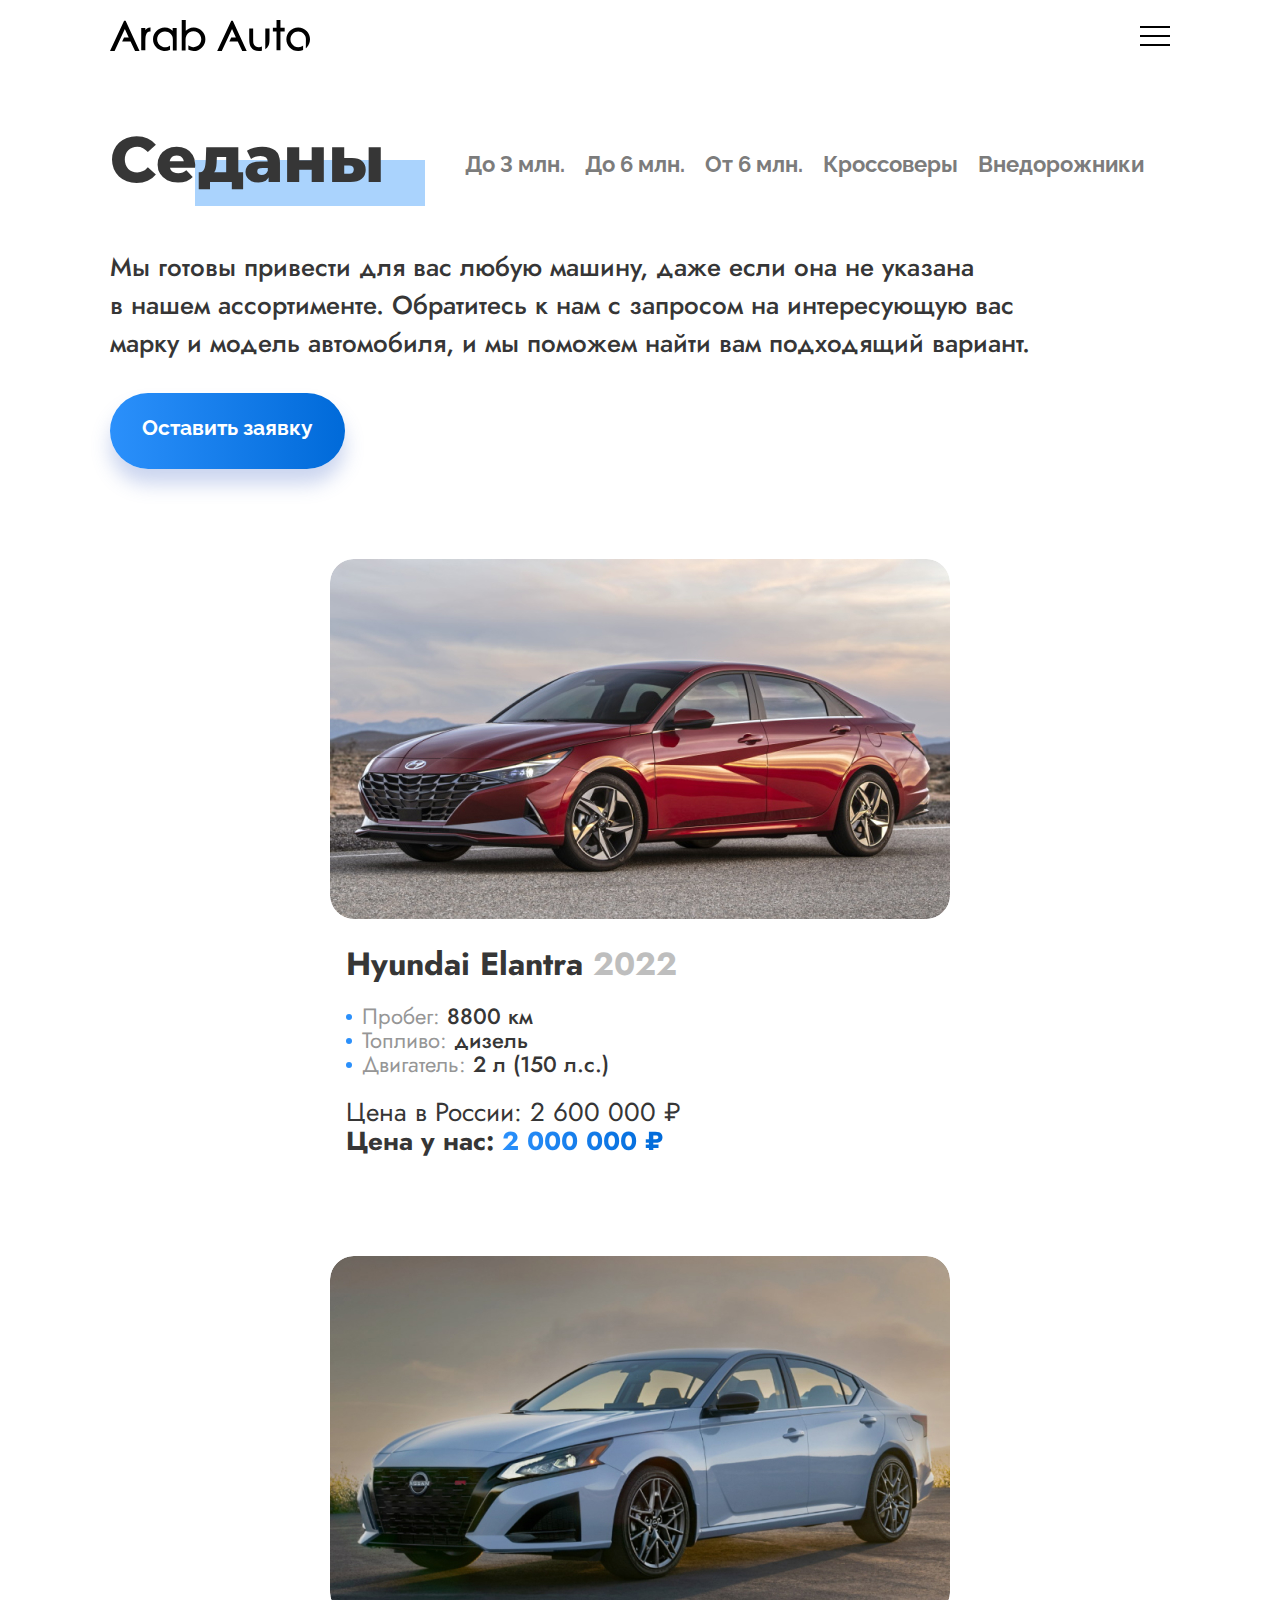
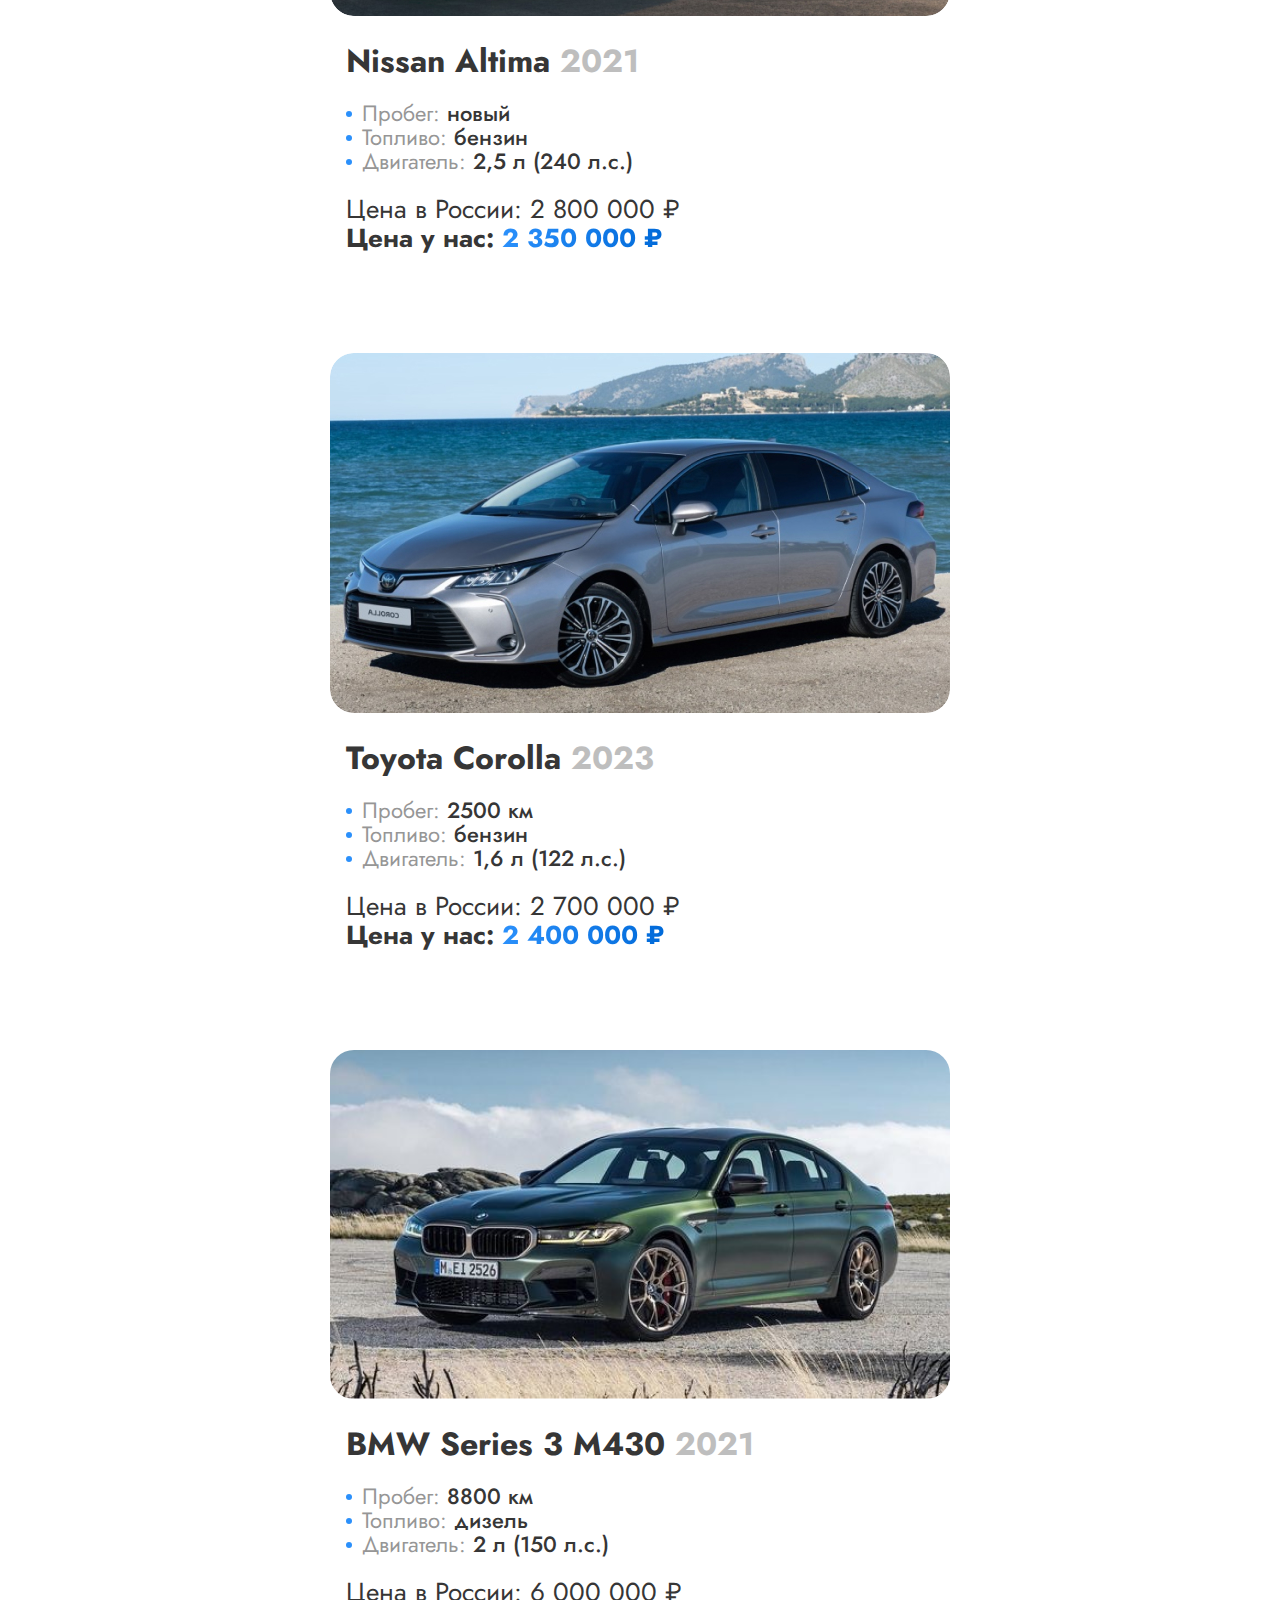
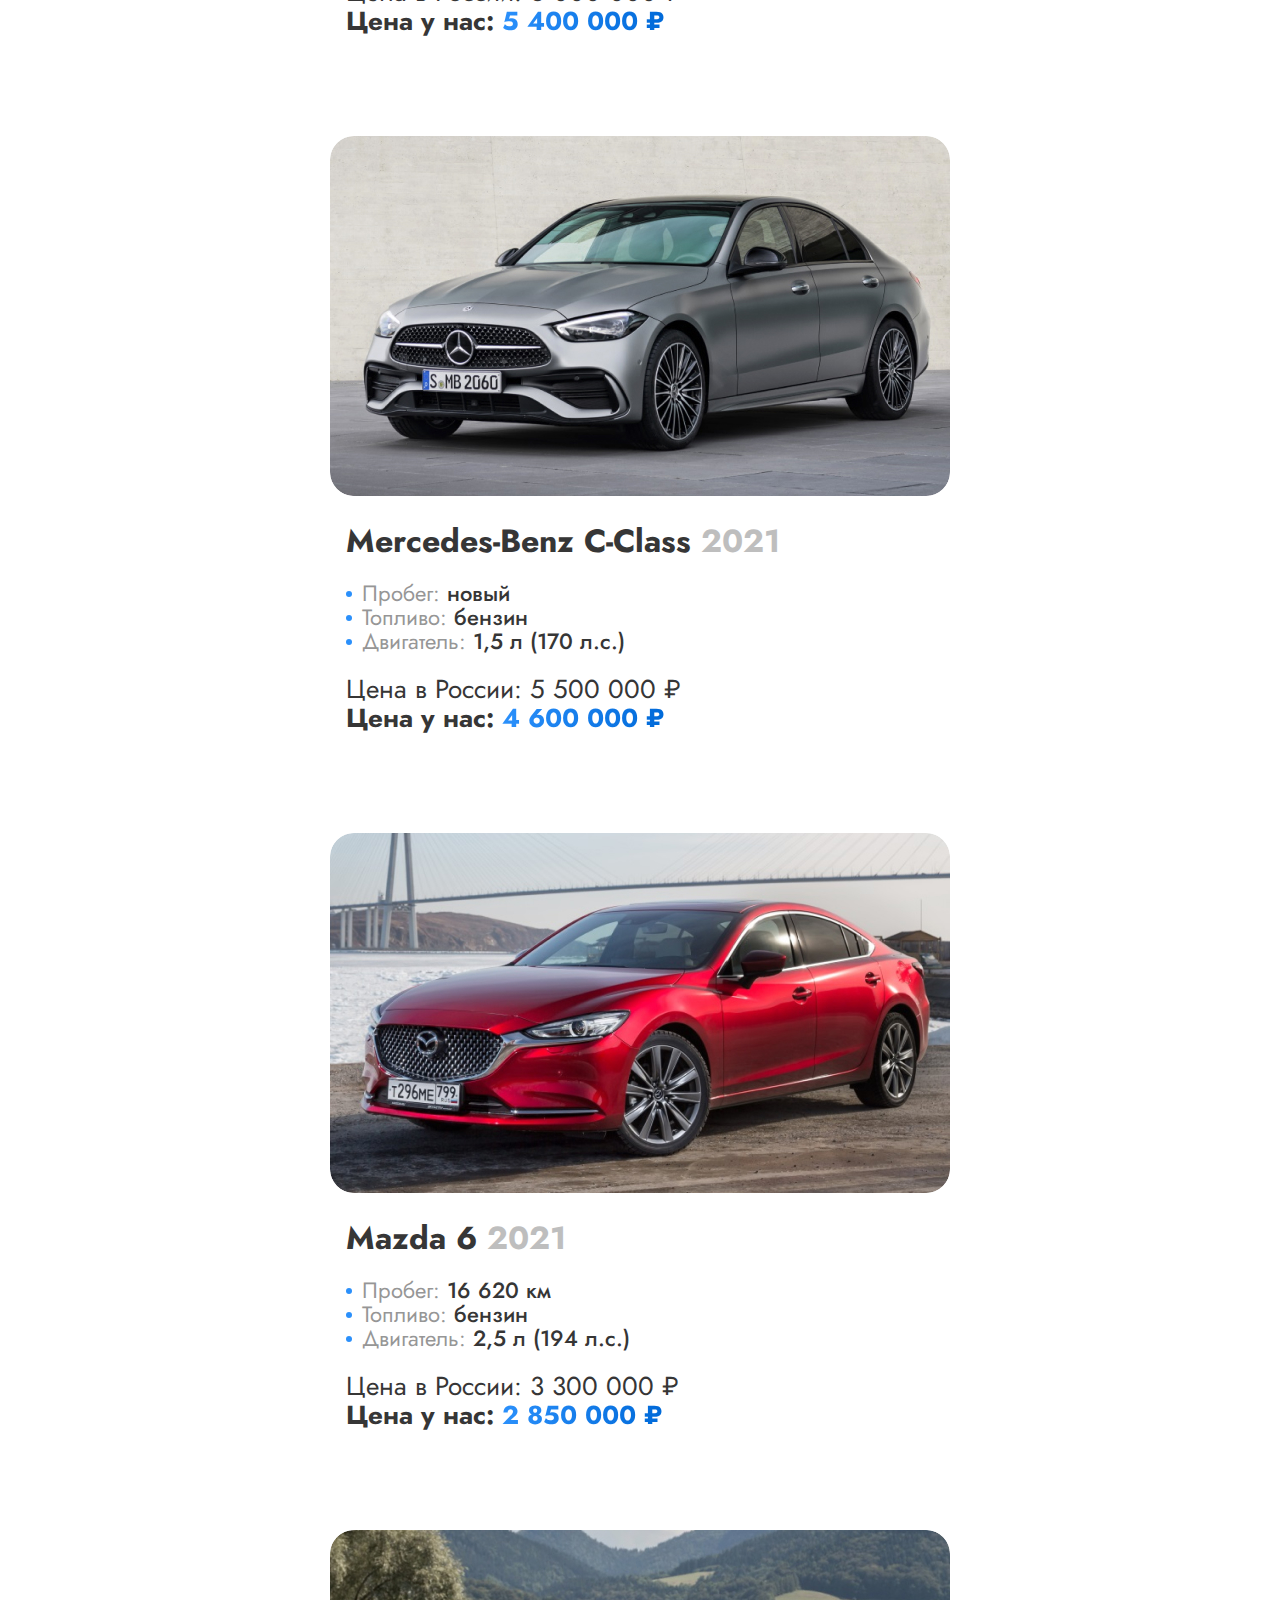
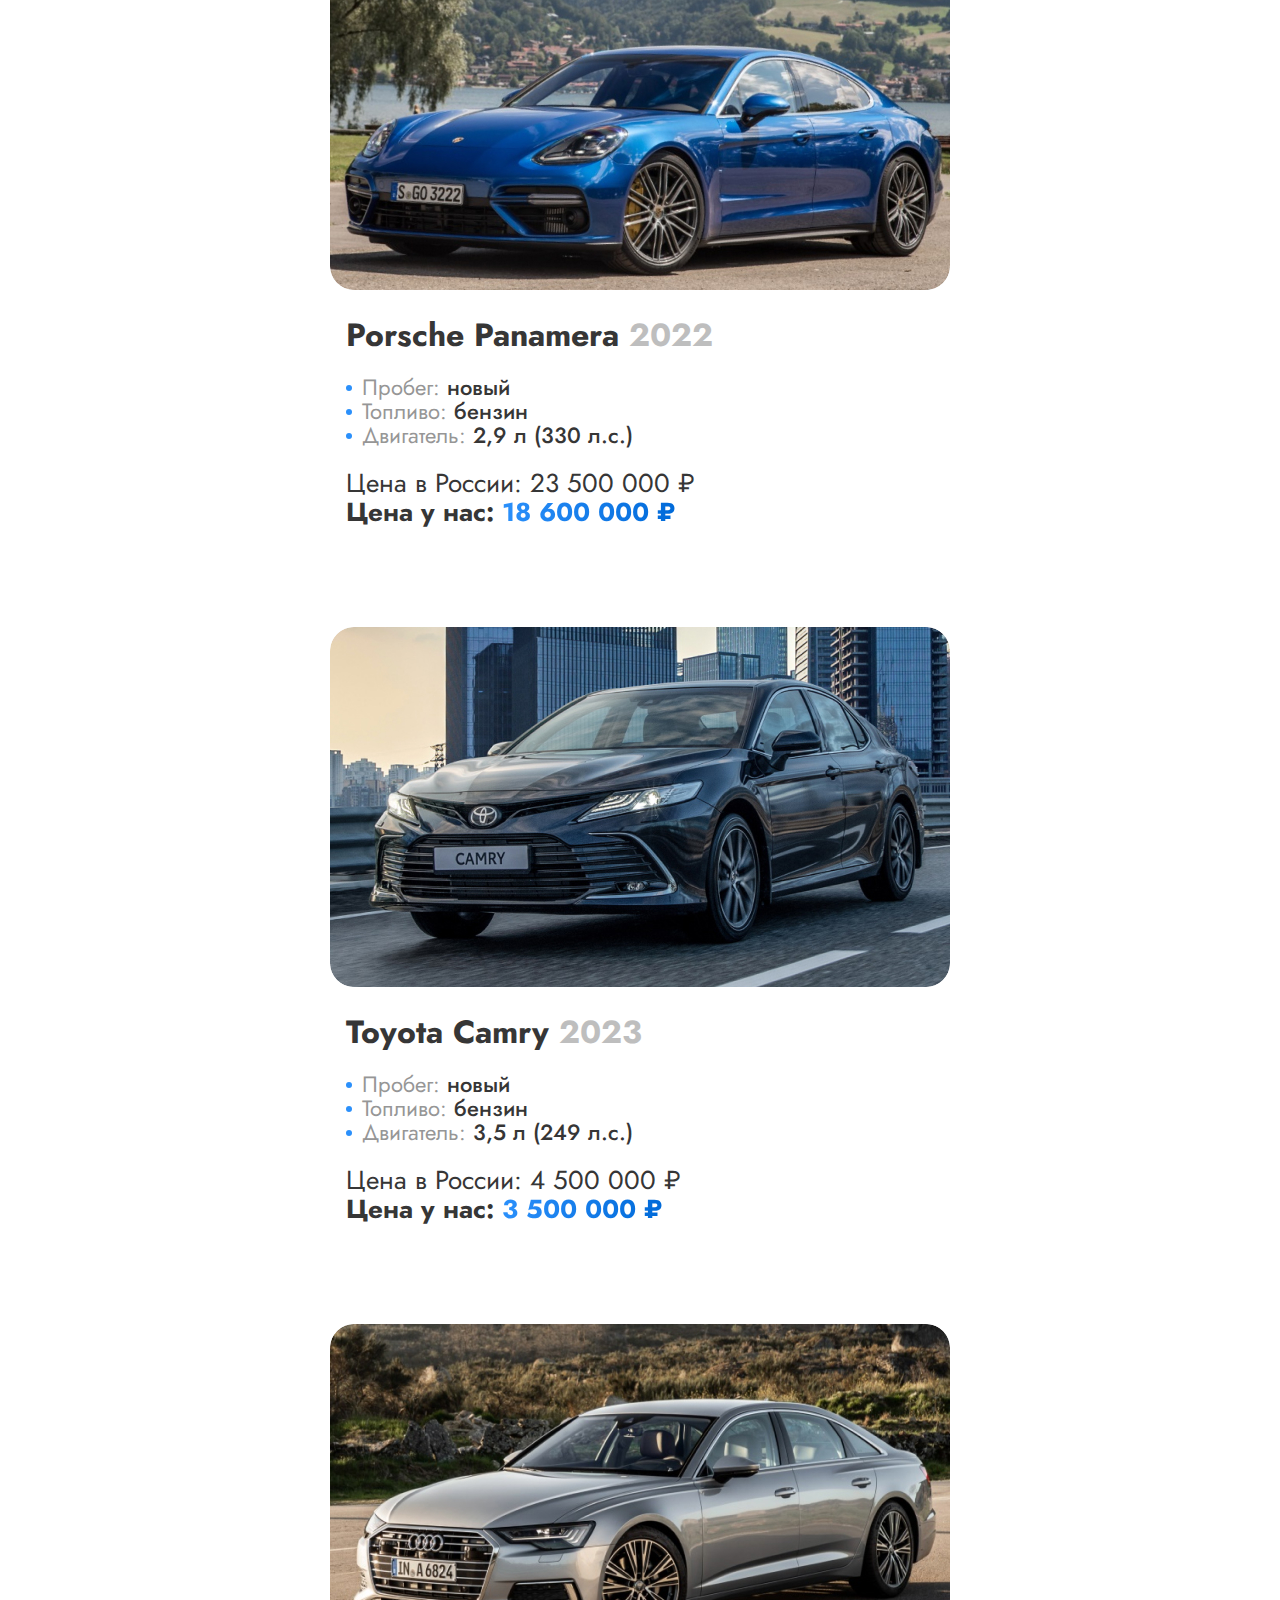
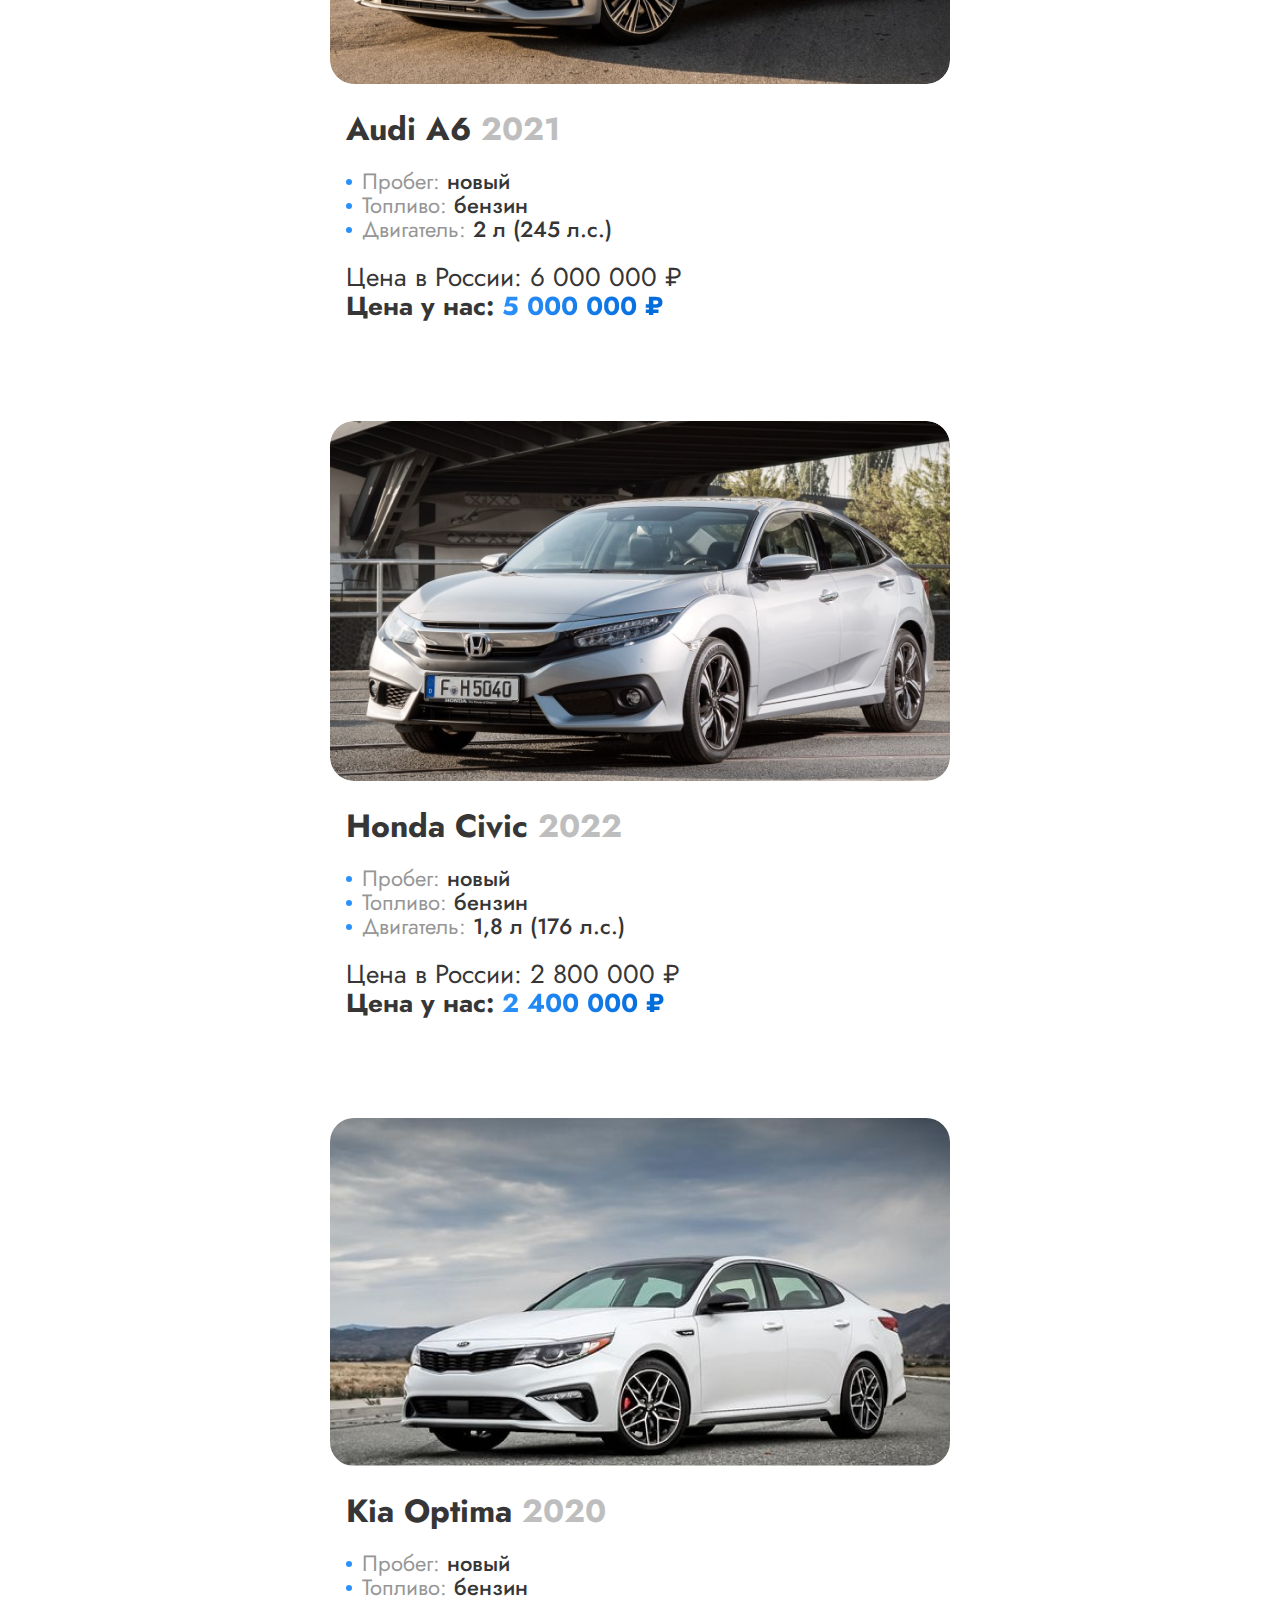
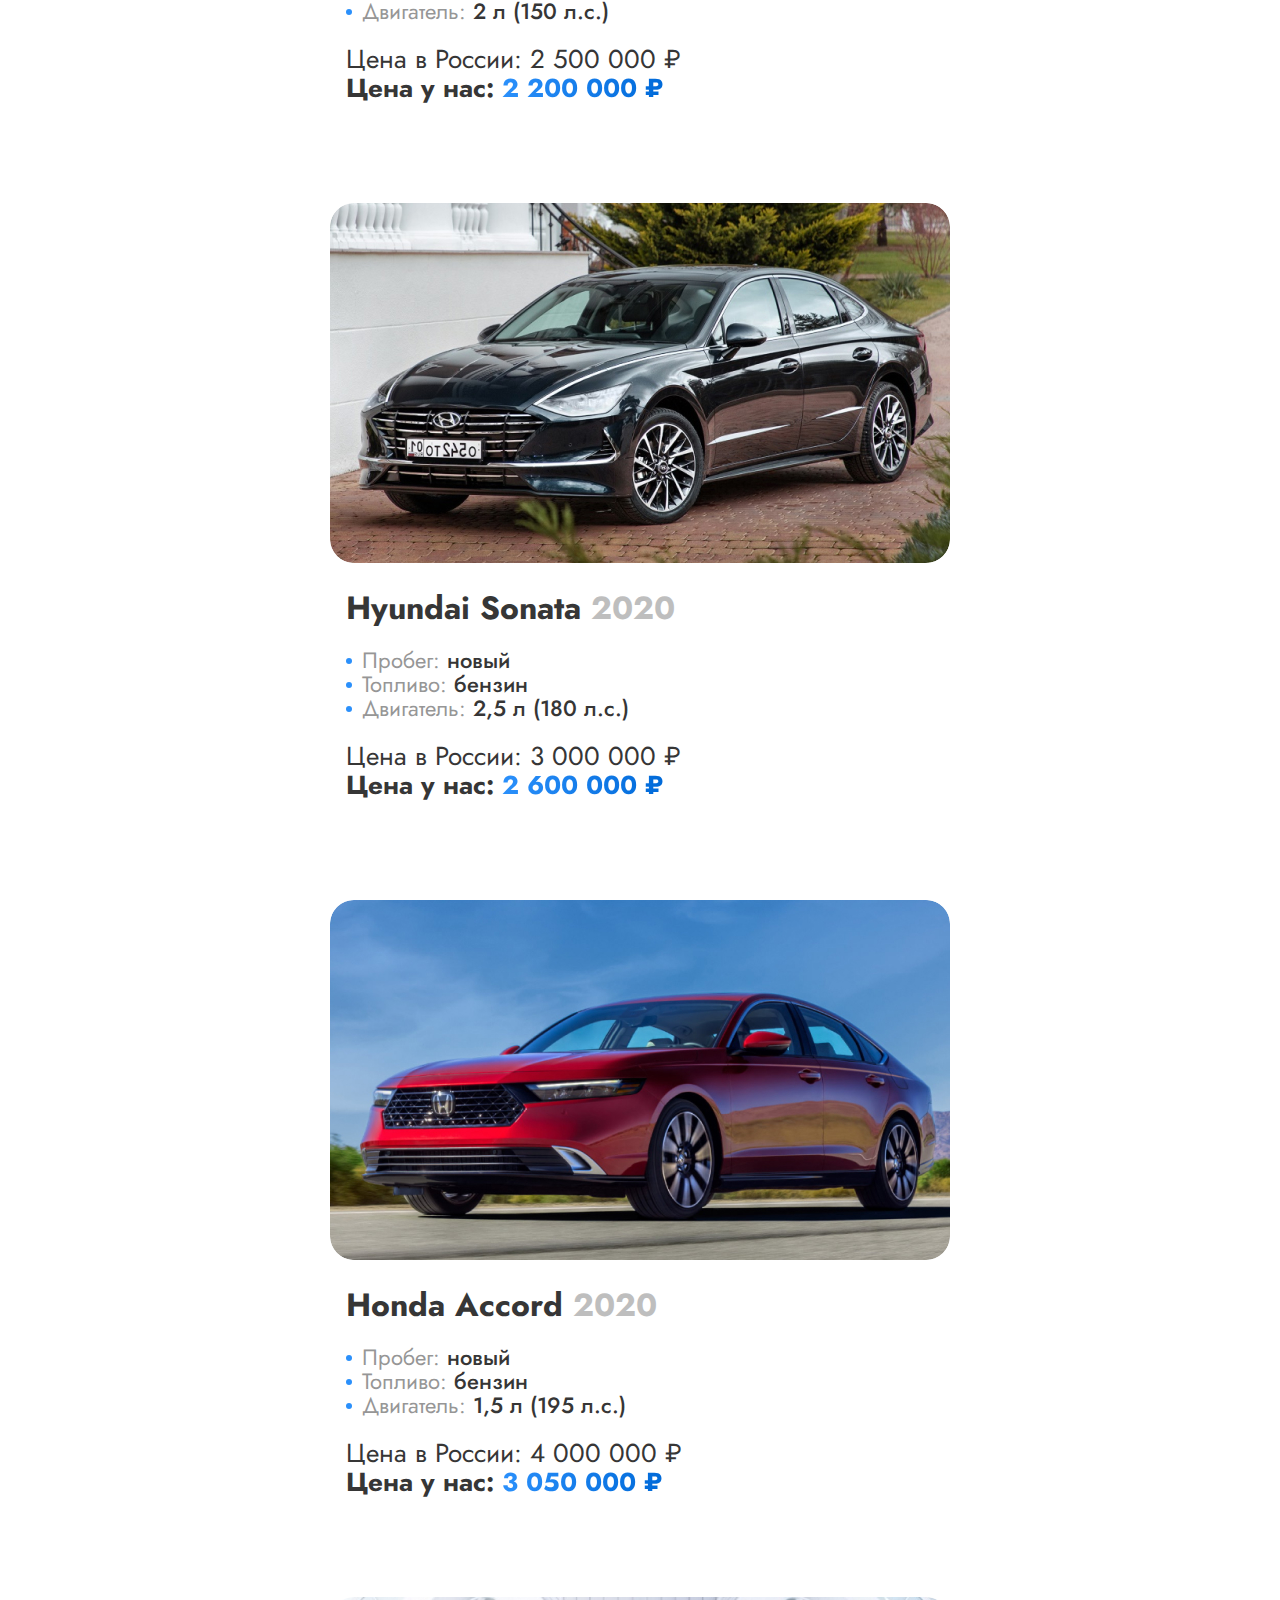
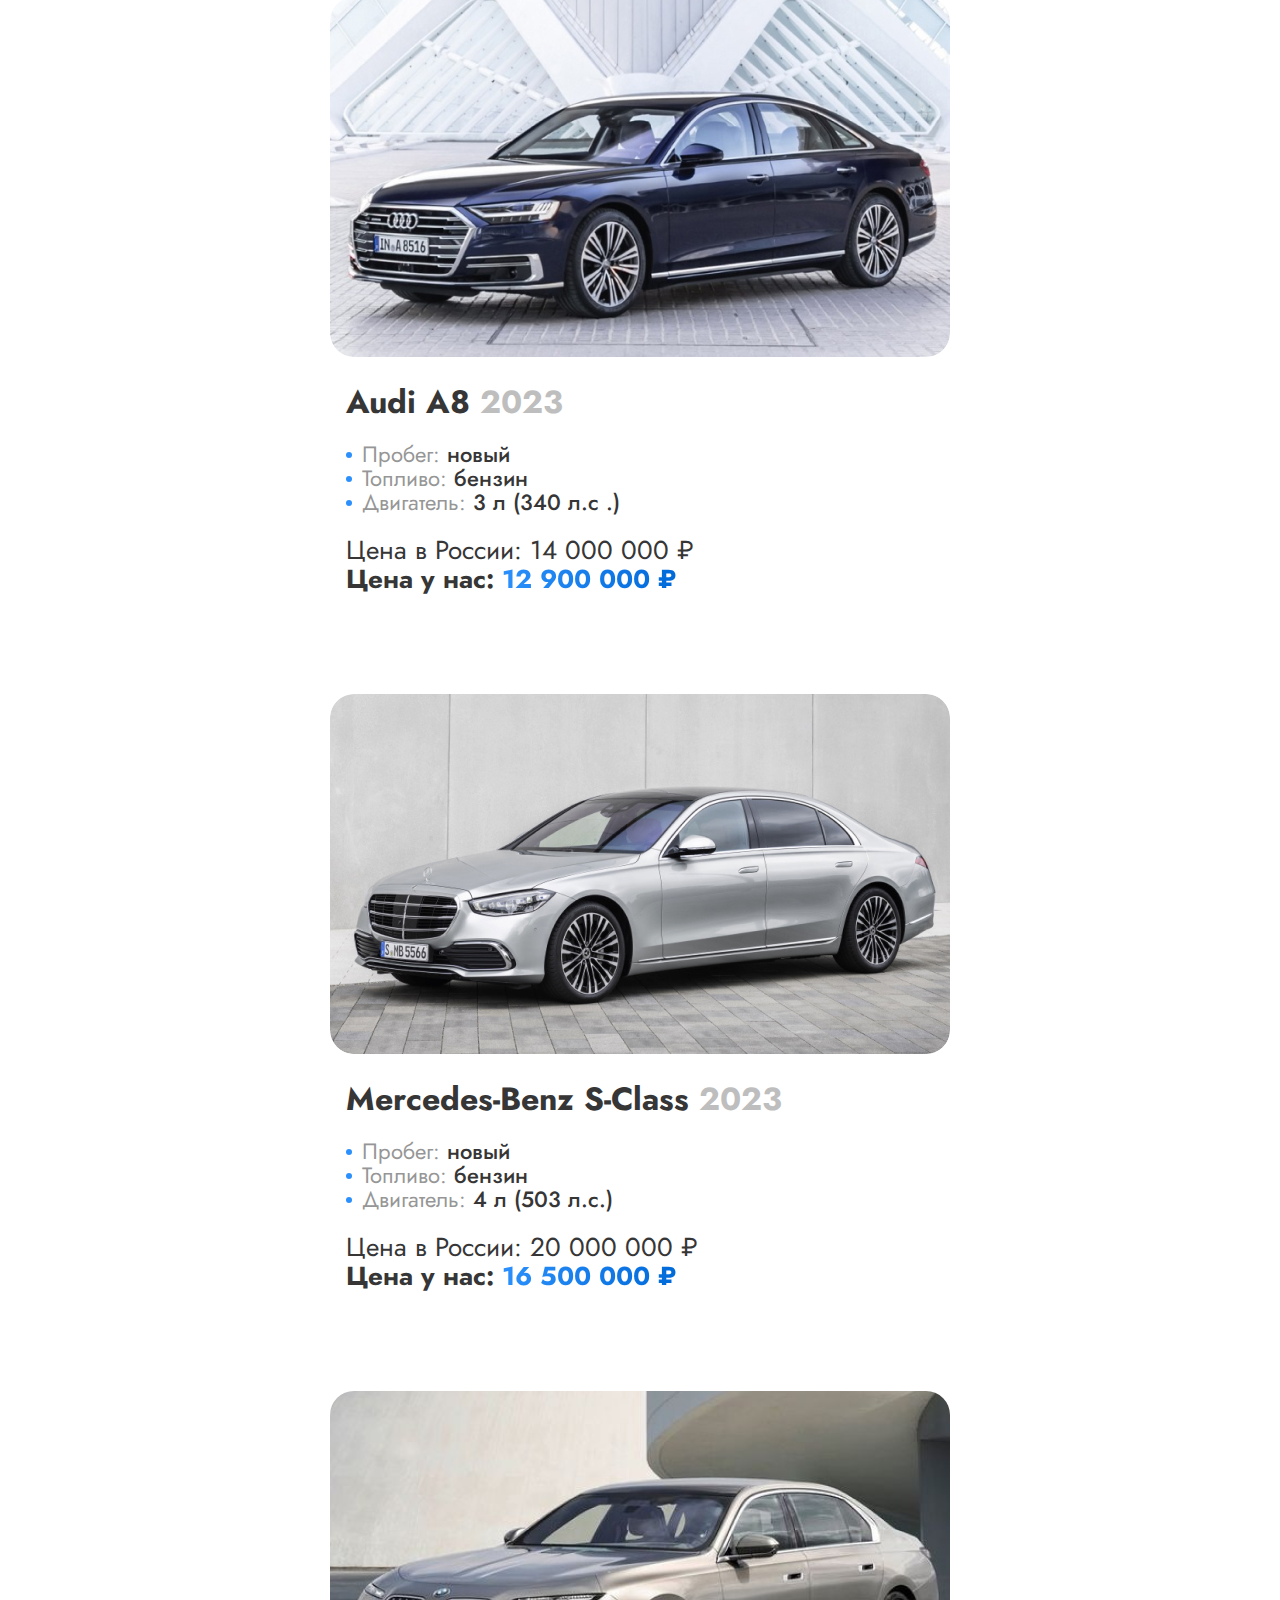
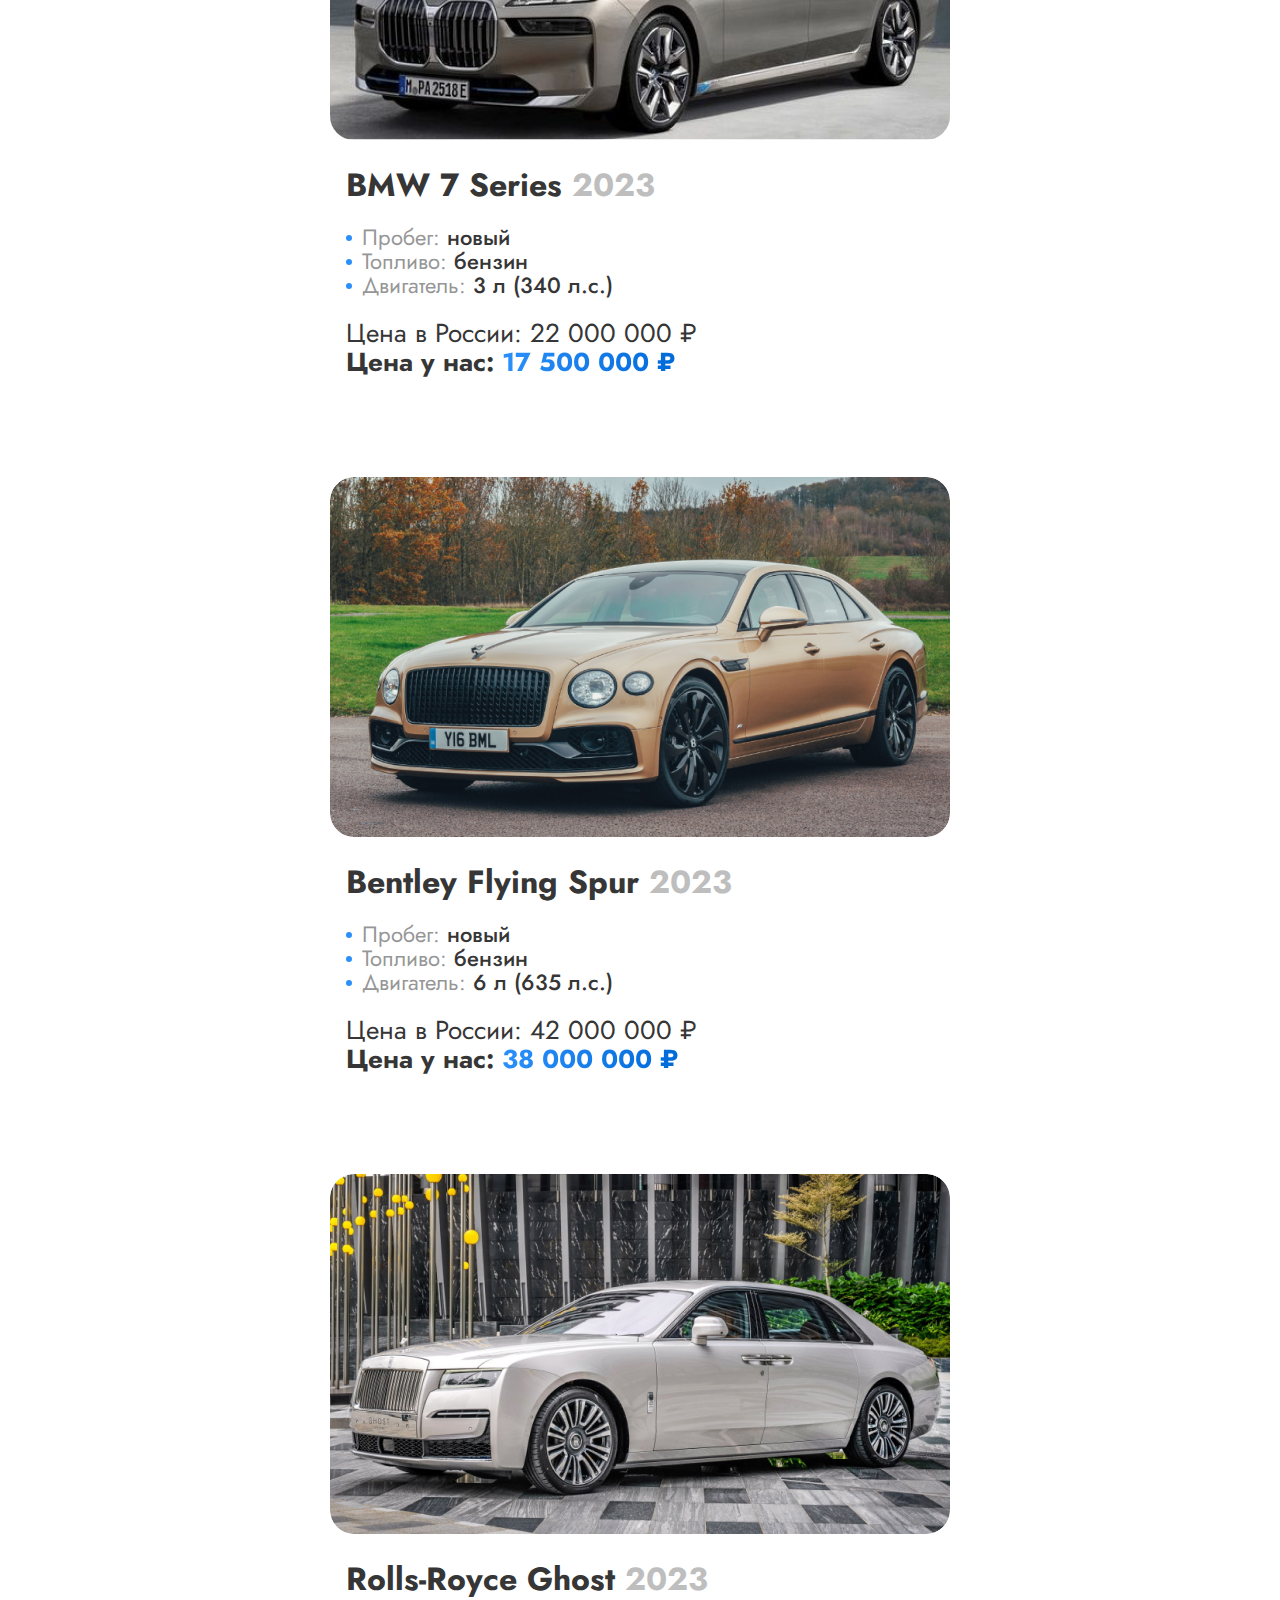
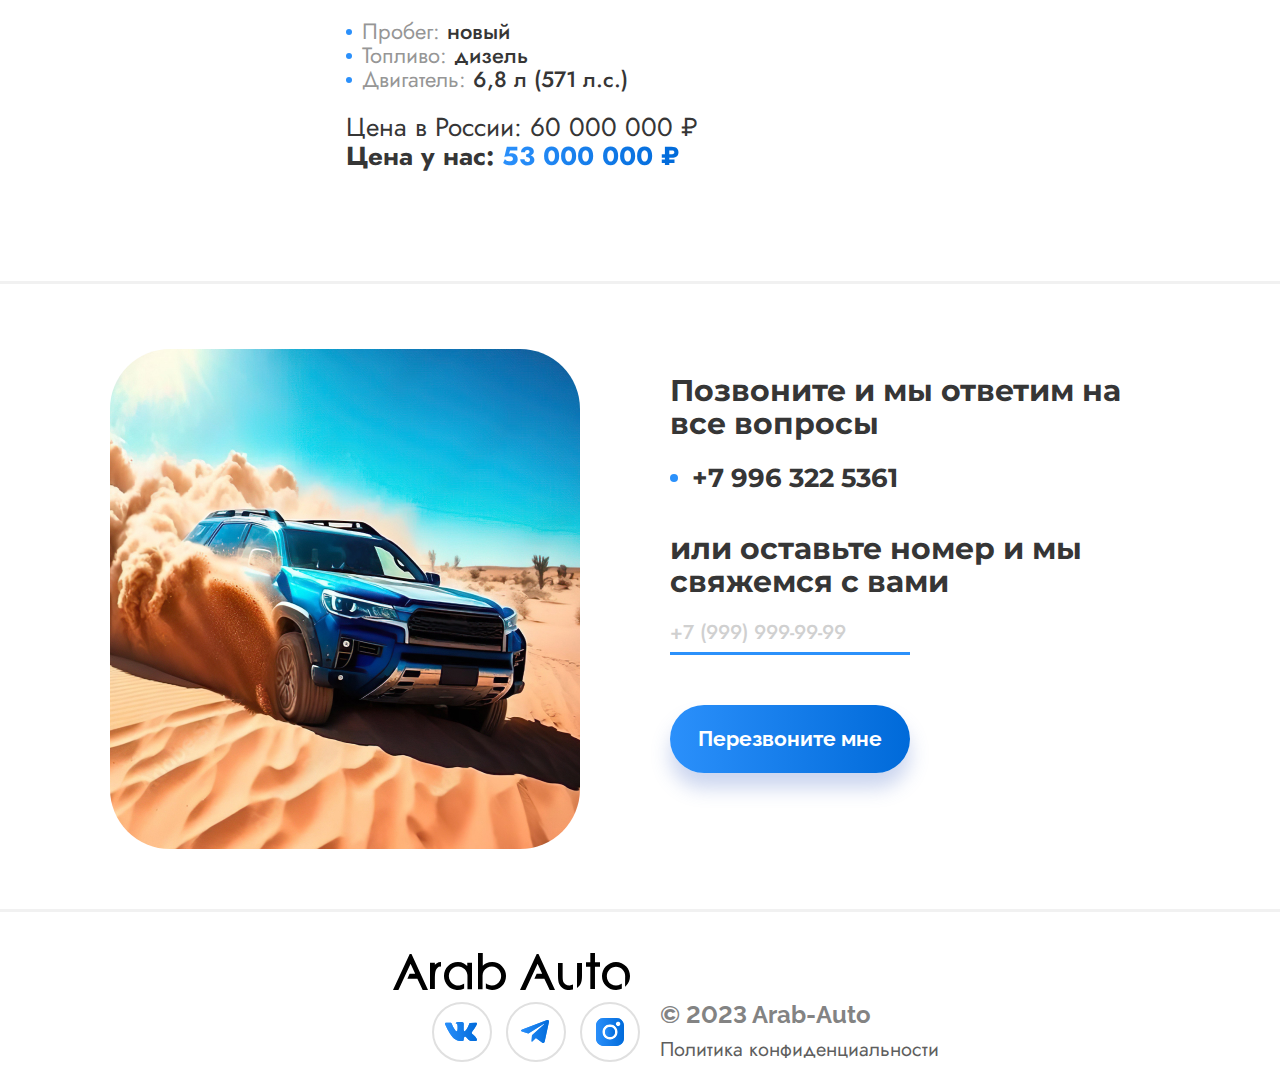
<file: catalogue.html>
<!DOCTYPE html>
<html lang="en">

<head>
    <meta charset="UTF-8">
    <meta http-equiv="X-UA-Compatible" content="IE=edge">
    <meta name="viewport" content="width=device-width, initial-scale=1.0">
    <title>Ассортимент</title>
    <link rel="stylesheet" href="./css/style.min.css">
    <link rel="preconnect" href="https://fonts.googleapis.com">
    <link rel="preconnect" href="https://fonts.gstatic.com" crossorigin>
    <link
        href="https://fonts.googleapis.com/css2?family=Inter:wght@600&family=Jost:wght@400;500;600;700&family=Montserrat:wght@400;700;800&family=Raleway:wght@700&display=swap"
        rel="stylesheet">
</head>

<body class="main__body">

    <!-- Header -->
    <header>
        <!-- Navbar -->
        <nav>
            <div class="container">
                <div class="navbar">
                    <div class="logo"> <a href="index.html"> <img src="./img/logo.svg" alt=""> </a> </div>
                    <ul class="menu">
                        <li class="menu__item menu__item-home"><a href="index.html" class="menu__item-link tocatalogue"
                                target="" data-scroll>Главная</a></li>
                        <li class="menu__item"><a href="index.html#leaders" class="menu__item-link" data-scroll>О
                                нас</a></li>
                        <li class="menu__item"><a href="index.html#process" class="menu__item-link"
                                data-scroll>Процесс</a></li>
                        <li class="menu__item"><a href="index.html#questions" class="menu__item-link"
                                data-scroll>Вопросы</a></li>
                                <div class="menu__social">
                                    <a href="https://vk.com/arabautocars" class="menu__item-link menu__social-item" data-scroll target="_blank"><img src="./img/vk.svg"
                                            alt=""></a>
                                    <a href="https://t.me/arabautocars" class="menu__item-link menu__social-item" data-scroll target="_blank"><img src="./img/tg.svg"
                                            alt=""></a>
                                    <a href="https://instagram.com/arabautocars" class="menu__item-link menu__social-item" data-scroll target="_blank"><img src="./img/insta.svg"
                                            alt=""></a>
                                </div>
                        <div class="tocopy">
                            <a href="#" class="menu__phone" id="menu__phone" data-scroll>+7 996 322 5361</a>
                            <p class="coupon-alert">Телефон скопирован</p>
                        </div>
                    </ul>
                    <div class="burger">
                        <span></span>
                    </div>
                </div>
            </div>
        </nav>
    </header>

    <section class="cars__section cars">
    <div class="container">
        <div class="cars__wrapper">
            <h1 class="cars__title leader__title title">Се<span>даны</span></h1>
            <div class="cars__types">
                <a href="3mil.html" class="cars_type">До 3 млн.</a>
                <a href="6milunder.html" class="cars_type">До 6 млн.</a>
                <a href="6milabove.html" class="cars_type">От 6 млн.</a>
                <a href="crossover.html" class="cars_type">Кроссоверы</a>
                <a href="jeep.html" class="cars_type">Внедорожники</a>
            </div>
        </div>
        <div class="cars__wrapper2">
            <div class="cars__text">Мы готовы привести для вас любую машину, даже если она не указана в нашем
                ассортименте. Обратитесь к нам с запросом на интересующую вас марку и модель автомобиля, и мы поможем
                найти вам подходящий вариант.
            </div>
            <a class="cars__button hero__buton-call" href="#call">Оставить заявку</a>
            <!-- <button class="cars__button " type="submit"><a href="#call" target="_blank">Оставить заявку</a></button> -->
        </div>
        <div class="cars__items">
            <div class="cars__item">
                <div class="cars__img"><img src="./img/car.jpg" alt=""></div>
                <div class="cars__name">Hyundai Elantra <span>2022</span></div>
                <div class="cars__characterictics">
                    <div class="cars__characterictic">Пробег: <span>8800 км</span></div>
                    <div class="cars__characterictic">Топливо: <span>дизель</span></div>
                    <div class="cars__characterictic">Двигатель: <span>2 л (150 л.с.)</span></div>
                </div>
                <div class="cars__prices">
                    <div class="cars__price-russia">Цена в России: 2 600 000 ₽ </div>
                    <div class="cars__price-arab">Цена у нас: <span>2 000 000 ₽</span></div>
                </div>
            </div>
            <div class="cars__item">
                <div class="cars__img"><img src="./img/cars/nissanaltima.jpg" alt=""></div>
                <div class="cars__name">Nissan Altima <span>2021</span></div>
                <div class="cars__characterictics">
                    <div class="cars__characterictic">Пробег: <span>новый</span></div>
                    <div class="cars__characterictic">Топливо: <span>бензин</span></div>
                    <div class="cars__characterictic">Двигатель: <span>2,5 л (240 л.с.)</span></div>
                </div>
                <div class="cars__prices">
                    <div class="cars__price-russia">Цена в России: 2 800 000 ₽</div>
                    <div class="cars__price-arab">Цена у нас: <span>2 350 000 ₽</span></div>
                </div>
            </div>
            <div class="cars__item">
                <div class="cars__img"><img src="./img/cars/toyotacorolla.jpg" alt=""></div>
                <div class="cars__name">Toyota Corolla <span>2023</span></div>
                <div class="cars__characterictics">
                    <div class="cars__characterictic">Пробег: <span>2500 км</span></div>
                    <div class="cars__characterictic">Топливо: <span>бензин</span></div>
                    <div class="cars__characterictic">Двигатель: <span>1,6 л (122 л.с.)</span></div>
                </div>
                <div class="cars__prices">
                    <div class="cars__price-russia">Цена в России: 2 700 000 ₽</div>
                    <div class="cars__price-arab">Цена у нас: <span>2 400 000 ₽</span></div>
                </div>
            </div>
            <div class="cars__item">
                <div class="cars__img"><img src="./img/cars/bmwSeries3.png" alt=""></div>
                <div class="cars__name">BMW Series 3 M430 <span>2021</span></div>
                <div class="cars__characterictics">
                    <div class="cars__characterictic">Пробег: <span>8800 км</span></div>
                    <div class="cars__characterictic">Топливо: <span>дизель</span></div>
                    <div class="cars__characterictic">Двигатель: <span>2 л (150 л.с.)</span></div>
                </div>
                <div class="cars__prices">
                    <div class="cars__price-russia">Цена в России: 6 000 000 ₽</div>
                    <div class="cars__price-arab">Цена у нас: <span>5 400 000 ₽</span></div>
                </div>
            </div>
            <div class="cars__item">
                <div class="cars__img"><img src="./img/cars/mercedescclass.jpg" alt=""></div>
                <div class="cars__name">Mercedes-Benz C-Class <span>2021</span></div>
                <div class="cars__characterictics">
                    <div class="cars__characterictic">Пробег: <span>новый</span></div>
                    <div class="cars__characterictic">Топливо: <span>бензин</span></div>
                    <div class="cars__characterictic">Двигатель: <span>1,5 л (170 л.с.)</span></div>
                </div>
                <div class="cars__prices">
                    <div class="cars__price-russia">Цена в России: 5 500 000 ₽ </div>
                    <div class="cars__price-arab">Цена у нас: <span>4 600 000 ₽</span></div>
                </div>
            </div>
            <div class="cars__item">
                <div class="cars__img"><img src="./img/cars/mazda6.jpg" alt=""></div>
                <div class="cars__name">Mazda 6 <span>2021</span></div>
                <div class="cars__characterictics">
                    <div class="cars__characterictic">Пробег: <span>16 620 км</span></div>
                    <div class="cars__characterictic">Топливо: <span>бензин</span></div>
                    <div class="cars__characterictic">Двигатель: <span>2,5 л (194 л.с.)</span></div>
                </div>
                <div class="cars__prices">
                    <div class="cars__price-russia">Цена в России: 3 300 000 ₽</div>
                    <div class="cars__price-arab">Цена у нас: <span>2 850 000 ₽</span></div>
                </div>
            </div>
            <div class="cars__item">
                <div class="cars__img"><img src="./img/cars/porchepanamera.jpg" alt=""></div>
                <div class="cars__name">Porsche Panamera <span>2022</span></div>
                <div class="cars__characterictics">
                    <div class="cars__characterictic">Пробег: <span>новый</span></div>
                    <div class="cars__characterictic">Топливо: <span>бензин</span></div>
                    <div class="cars__characterictic">Двигатель: <span>2,9 л (330 л.с.)</span></div>
                </div>
                <div class="cars__prices">
                    <div class="cars__price-russia">Цена в России: 23 500 000 ₽</div>
                    <div class="cars__price-arab">Цена у нас: <span>18 600 000 ₽</span></div>
                </div>
            </div>
            <div class="cars__item">
                <div class="cars__img"><img src="./img/cars/toyotacamry.jpg" alt=""></div>
                <div class="cars__name">Toyota Camry <span>2023</span></div>
                <div class="cars__characterictics">
                    <div class="cars__characterictic">Пробег: <span>новый</span></div>
                    <div class="cars__characterictic">Топливо: <span>бензин</span></div>
                    <div class="cars__characterictic">Двигатель: <span>3,5 л (249 л.с.)</span></div>
                </div>
                <div class="cars__prices">
                    <div class="cars__price-russia">Цена в России: 4 500 000 ₽</div>
                    <div class="cars__price-arab">Цена у нас: <span>3 500 000 ₽</span></div>
                </div>
            </div>
            <div class="cars__item">
                <div class="cars__img"><img src="./img/cars/audia6.jpg" alt=""></div>
                <div class="cars__name">Audi A6 <span>2021</span></div>
                <div class="cars__characterictics">
                    <div class="cars__characterictic">Пробег: <span>новый</span></div>
                    <div class="cars__characterictic">Топливо: <span>бензин</span></div>
                    <div class="cars__characterictic">Двигатель: <span>2 л (245 л.с.)</span></div>
                </div>
                <div class="cars__prices">
                    <div class="cars__price-russia">Цена в России: 6 000 000 ₽</div>
                    <div class="cars__price-arab">Цена у нас: <span>5 000 000 ₽</span></div>
                </div>
            </div>
            <div class="cars__item">
                <div class="cars__img"><img src="./img/cars/hondacivic.jpg" alt=""></div>
                <div class="cars__name">Honda Civic <span>2022</span></div>
                <div class="cars__characterictics">
                    <div class="cars__characterictic">Пробег: <span>новый</span></div>
                    <div class="cars__characterictic">Топливо: <span>бензин</span></div>
                    <div class="cars__characterictic">Двигатель: <span>1,8 л (176 л.с.)</span></div>
                </div>
                <div class="cars__prices">
                    <div class="cars__price-russia">Цена в России: 2 800 000 ₽</div>
                    <div class="cars__price-arab">Цена у нас: <span>2 400 000 ₽</span></div>
                </div>
            </div>
            <div class="cars__item">
                <div class="cars__img"><img src="./img/cars/kiaoptima.png" alt=""></div>
                <div class="cars__name">Kia Optima <span>2020</span></div>
                <div class="cars__characterictics">
                    <div class="cars__characterictic">Пробег: <span>новый</span></div>
                    <div class="cars__characterictic">Топливо: <span>бензин</span></div>
                    <div class="cars__characterictic">Двигатель: <span>2 л (150 л.с.)</span></div>
                </div>
                <div class="cars__prices">
                    <div class="cars__price-russia">Цена в России: 2 500 000 ₽</div>
                    <div class="cars__price-arab">Цена у нас: <span>2 200 000 ₽</span></div>
                </div>
            </div>
            <div class="cars__item">
                <div class="cars__img"><img src="./img/cars/hondaSonata.jpg" alt=""></div>
                <div class="cars__name">Hyundai Sonata <span>2020</span></div>
                <div class="cars__characterictics">
                    <div class="cars__characterictic">Пробег: <span>новый</span></div>
                    <div class="cars__characterictic">Топливо: <span>бензин</span></div>
                    <div class="cars__characterictic">Двигатель: <span>2,5 л (180 л.с.)</span></div>
                </div>
                <div class="cars__prices">
                    <div class="cars__price-russia">Цена в России: 3 000 000 ₽</div>
                    <div class="cars__price-arab">Цена у нас: <span>2 600 000 ₽</span></div>
                </div>
            </div>
            <div class="cars__item">
                <div class="cars__img"><img src="./img/cars/hondaaccord.jpg" alt=""></div>
                <div class="cars__name">Honda Accord <span>2020</span></div>
                <div class="cars__characterictics">
                    <div class="cars__characterictic">Пробег: <span>новый</span></div>
                    <div class="cars__characterictic">Топливо: <span>бензин</span></div>
                    <div class="cars__characterictic">Двигатель: <span>1,5 л (195 л.с.)</span></div>
                </div>
                <div class="cars__prices">
                    <div class="cars__price-russia">Цена в России: 4 000 000 ₽</div>
                    <div class="cars__price-arab">Цена у нас: <span>3 050 000 ₽</span></div>
                </div>
            </div>
            <div class="cars__item">
                <div class="cars__img"><img src="./img/cars/audia8.jpg" alt=""></div>
                <div class="cars__name">Audi A8 <span>2023</span></div>
                <div class="cars__characterictics">
                    <div class="cars__characterictic">Пробег: <span>новый</span></div>
                    <div class="cars__characterictic">Топливо: <span>бензин</span></div>
                    <div class="cars__characterictic">Двигатель: <span>3 л (340 л.с .)</span></div>
                </div>
                <div class="cars__prices">
                    <div class="cars__price-russia">Цена в России: 14 000 000 ₽</div>
                    <div class="cars__price-arab">Цена у нас: <span>12 900 000 ₽</span></div>
                </div>
            </div>
            <div class="cars__item">
                <div class="cars__img"><img src="./img/cars/mercedessclass.jpg" alt=""></div>
                <div class="cars__name">Mercedes-Benz S-Class <span>2023</span></div>
                <div class="cars__characterictics">
                    <div class="cars__characterictic">Пробег: <span>новый</span></div>
                    <div class="cars__characterictic">Топливо: <span>бензин</span></div>
                    <div class="cars__characterictic">Двигатель: <span>4 л (503 л.с.)</span></div>
                </div>
                <div class="cars__prices">
                    <div class="cars__price-russia">Цена в России: 20 000 000 ₽</div>
                    <div class="cars__price-arab">Цена у нас: <span>16 500 000 ₽</span></div>
                </div>
            </div>
            <div class="cars__item">
                <div class="cars__img"><img src="./img/cars/bmwserie7.png" alt=""></div>
                <div class="cars__name">BMW 7 Series <span>2023</span></div>
                <div class="cars__characterictics">
                    <div class="cars__characterictic">Пробег: <span>новый</span></div>
                    <div class="cars__characterictic">Топливо: <span>бензин</span></div>
                    <div class="cars__characterictic">Двигатель: <span>3 л (340 л.с.)</span></div>
                </div>
                <div class="cars__prices">
                    <div class="cars__price-russia">Цена в России: 22 000 000 ₽</div>
                    <div class="cars__price-arab">Цена у нас: <span>17 500 000 ₽</span></div>
                </div>
            </div>
            <div class="cars__item">
                <div class="cars__img"><img src="./img/cars/bentleyspur.jpg" alt=""></div>
                <div class="cars__name">Bentley Flying Spur <span>2023</span></div>
                <div class="cars__characterictics">
                    <div class="cars__characterictic">Пробег: <span>новый</span></div>
                    <div class="cars__characterictic">Топливо: <span>бензин</span></div>
                    <div class="cars__characterictic">Двигатель: <span>6 л (635 л.с.)</span></div>
                </div>
                <div class="cars__prices">
                    <div class="cars__price-russia">Цена в России: 42 000 000 ₽</div>
                    <div class="cars__price-arab">Цена у нас: <span>38 000 000 ₽</span></div>
                </div>
            </div>
            <div class="cars__item">
                <div class="cars__img"><img src="./img/cars/rrghost.jpg" alt=""></div>
                <div class="cars__name">Rolls-Royce Ghost <span>2023</span></div>
                <div class="cars__characterictics">
                    <div class="cars__characterictic">Пробег: <span>новый</span></div>
                    <div class="cars__characterictic">Топливо: <span>дизель</span></div>
                    <div class="cars__characterictic">Двигатель: <span>6,8 л (571 л.с.)</span></div>
                </div>
                <div class="cars__prices">
                    <div class="cars__price-russia">Цена в России: 60 000 000 ₽</div>
                    <div class="cars__price-arab">Цена у нас: <span>53 000 000 ₽</span></div>
                </div>
            </div>

        </div>
    </div>
</section>
    <section class="call__section call" id="call">
    <div class="container">
        <div class="call__wrapper">
            <div class="call__img"></div>
            <div class="hc-right">
                <div class="form-block">

                    <div class="form-title">Позвоните и мы ответим на все вопросы</div>
                    <div class="form-number">+7 996 322 5361</div>
                    <div class="form-text">или оставьте номер
                        и мы свяжемся с вами</div>

                    <form action="telegram.php" method="POST" class="form__call">
                        <input class="form__input" type="text" name="phone" placeholder="+7 (999) 999-99-99" id="phone">
                        <!-- <input type="tel" name="phone" placeholder="Oставьтe свoй нoмep" required=""> -->
                        <!-- <input type="text" name="email" placeholder="Ваш E-mail"> -->
                        <button type="submit" class="send-button hero__buton-call" onclick="checkAndOpenModal()">Перезвоните мне</button>
                    </form>

                </div>
            </div>
        </div>
        <!-- Modal -->
        <div class="modal__wrapper">
            <div class="modal">
                <div class="modal__close"> <img src="./img/cancel.svg" alt="cancel"></div>
                <img class="popup__img" src="./img/popup.svg" alt="">
                <div class="modal__title"><span>Спасибо за заявку! Мы перезвоним вам в течение 20 минут.</span> </div>
                <div class="modal__body">
                </div>
            </div>
        </div>
    </div>
    </div>
    </div>
</section>
    <?
    include ("some_file.php");
    ?>

    <!-- Main Page -->
    <main>

    </main>

    <!-- Footer -->
    <footer>
    <div class="container">
        <div class="footer__navbar">
            <a href="#navbar" class="footer__logo"><img src="./img/logo.svg" alt=""></a>
            <div class="footer__links">
                <a href="index.html" class="menu__item-link tocatalogue"
                        target="" data-scroll>Главная</a>
               <a href="#call" class="menu__item-link" data-scroll>Контакты</a>
            </div>
            <div class="footer__socials">
                <div class="footer__social"><img src="./img/vk.svg" alt=""></div>
                <div class="footer__social"><img src="./img/tg.svg" alt=""></div>
                <div class="footer__social"><img src="./img/insta.svg" alt=""></div>
            </div>
            <div class="footer__copy">
                <div class="footer__copy-year">© 2023 Arab-Auto</div>
                <a href="politika.html" class="footer__copy-text">Политика конфиденциальности</a>
            </div>
        </div>
</footer>


</body>

<script src="./js/scripts.min.js"></script>


</html>
</file>
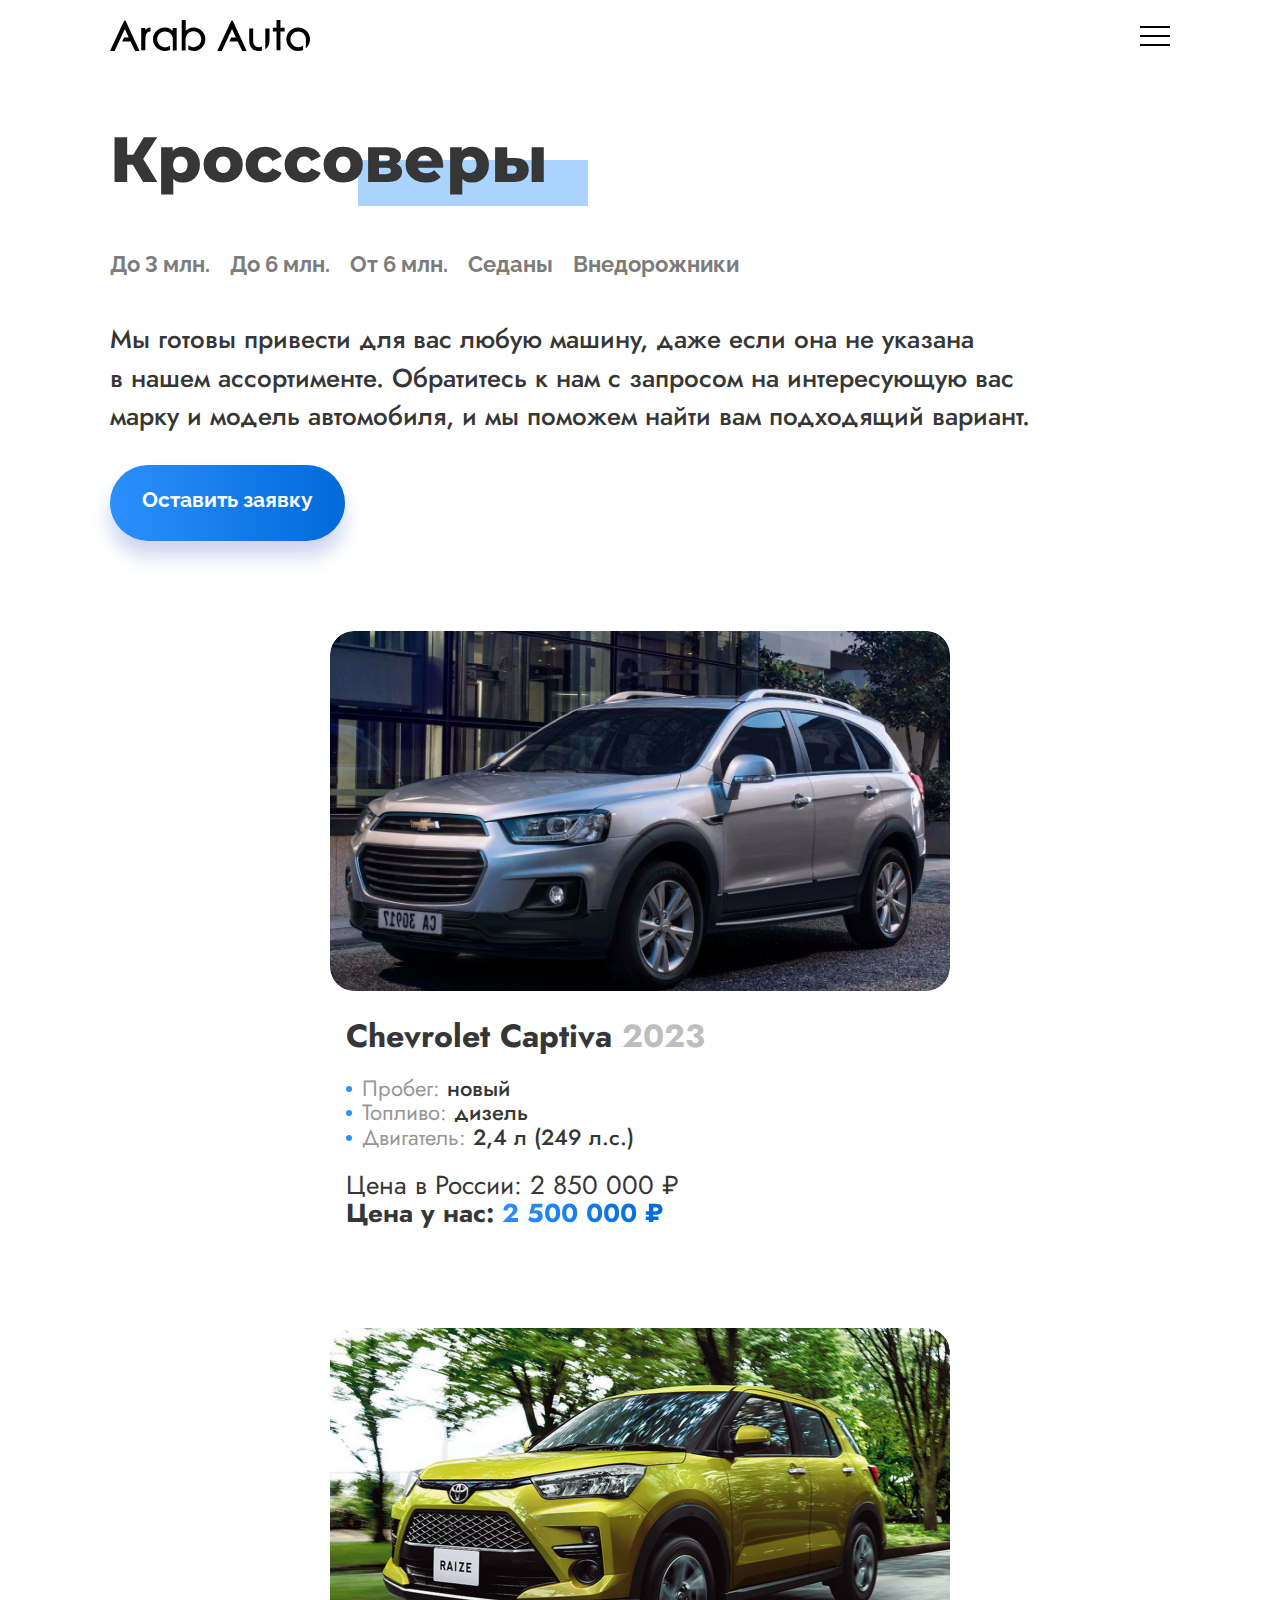
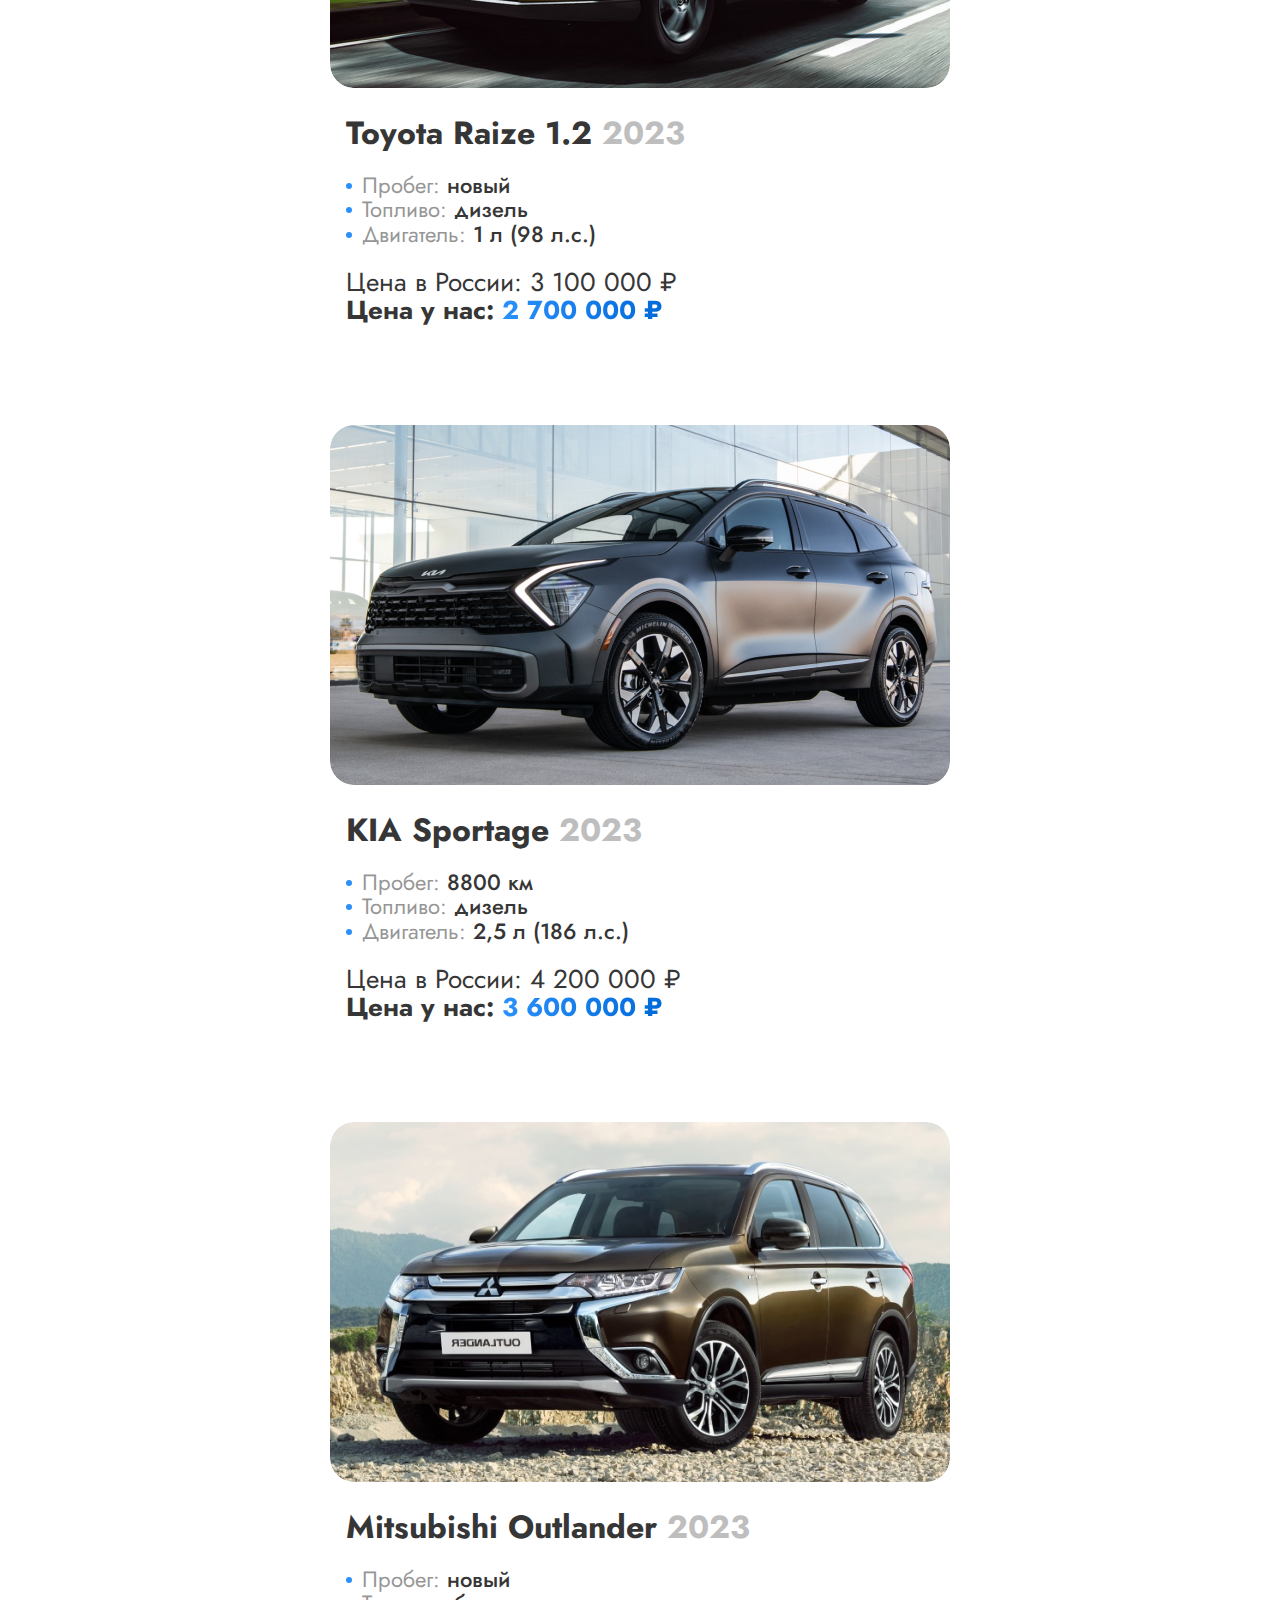
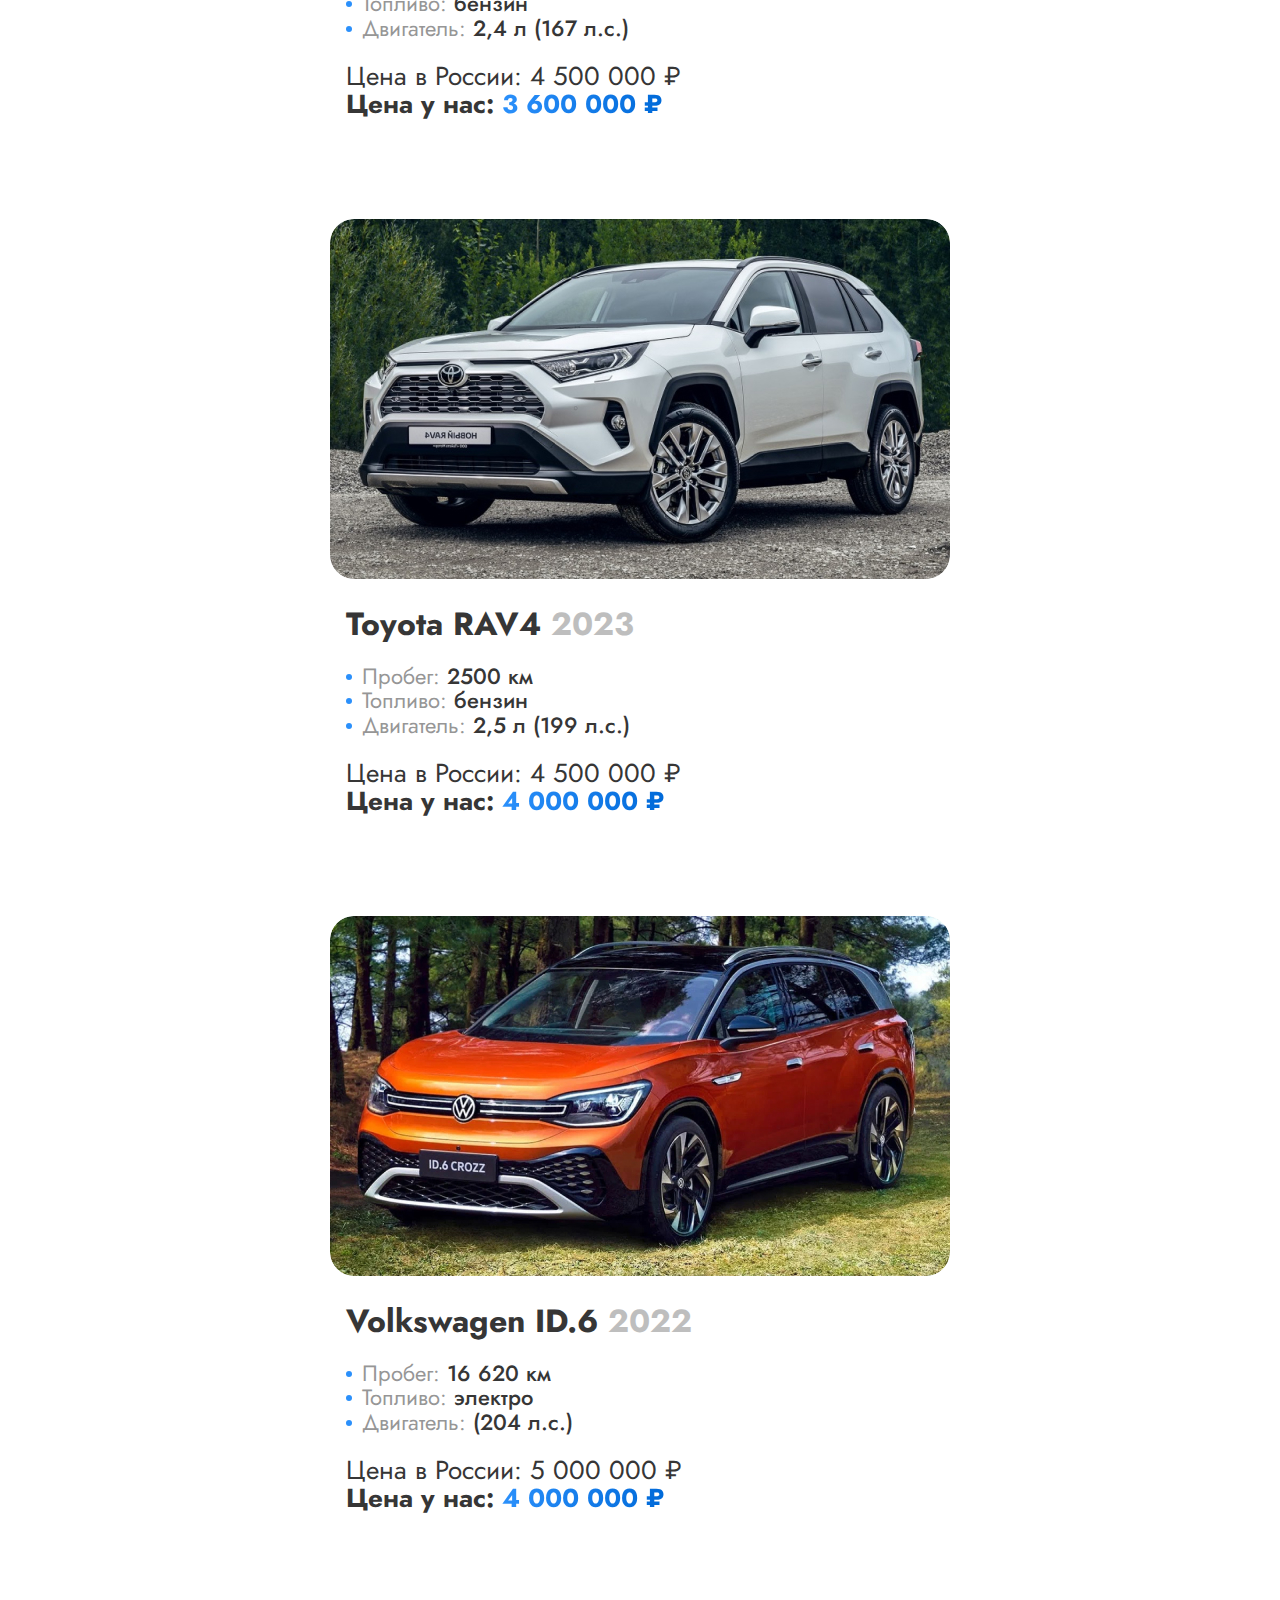
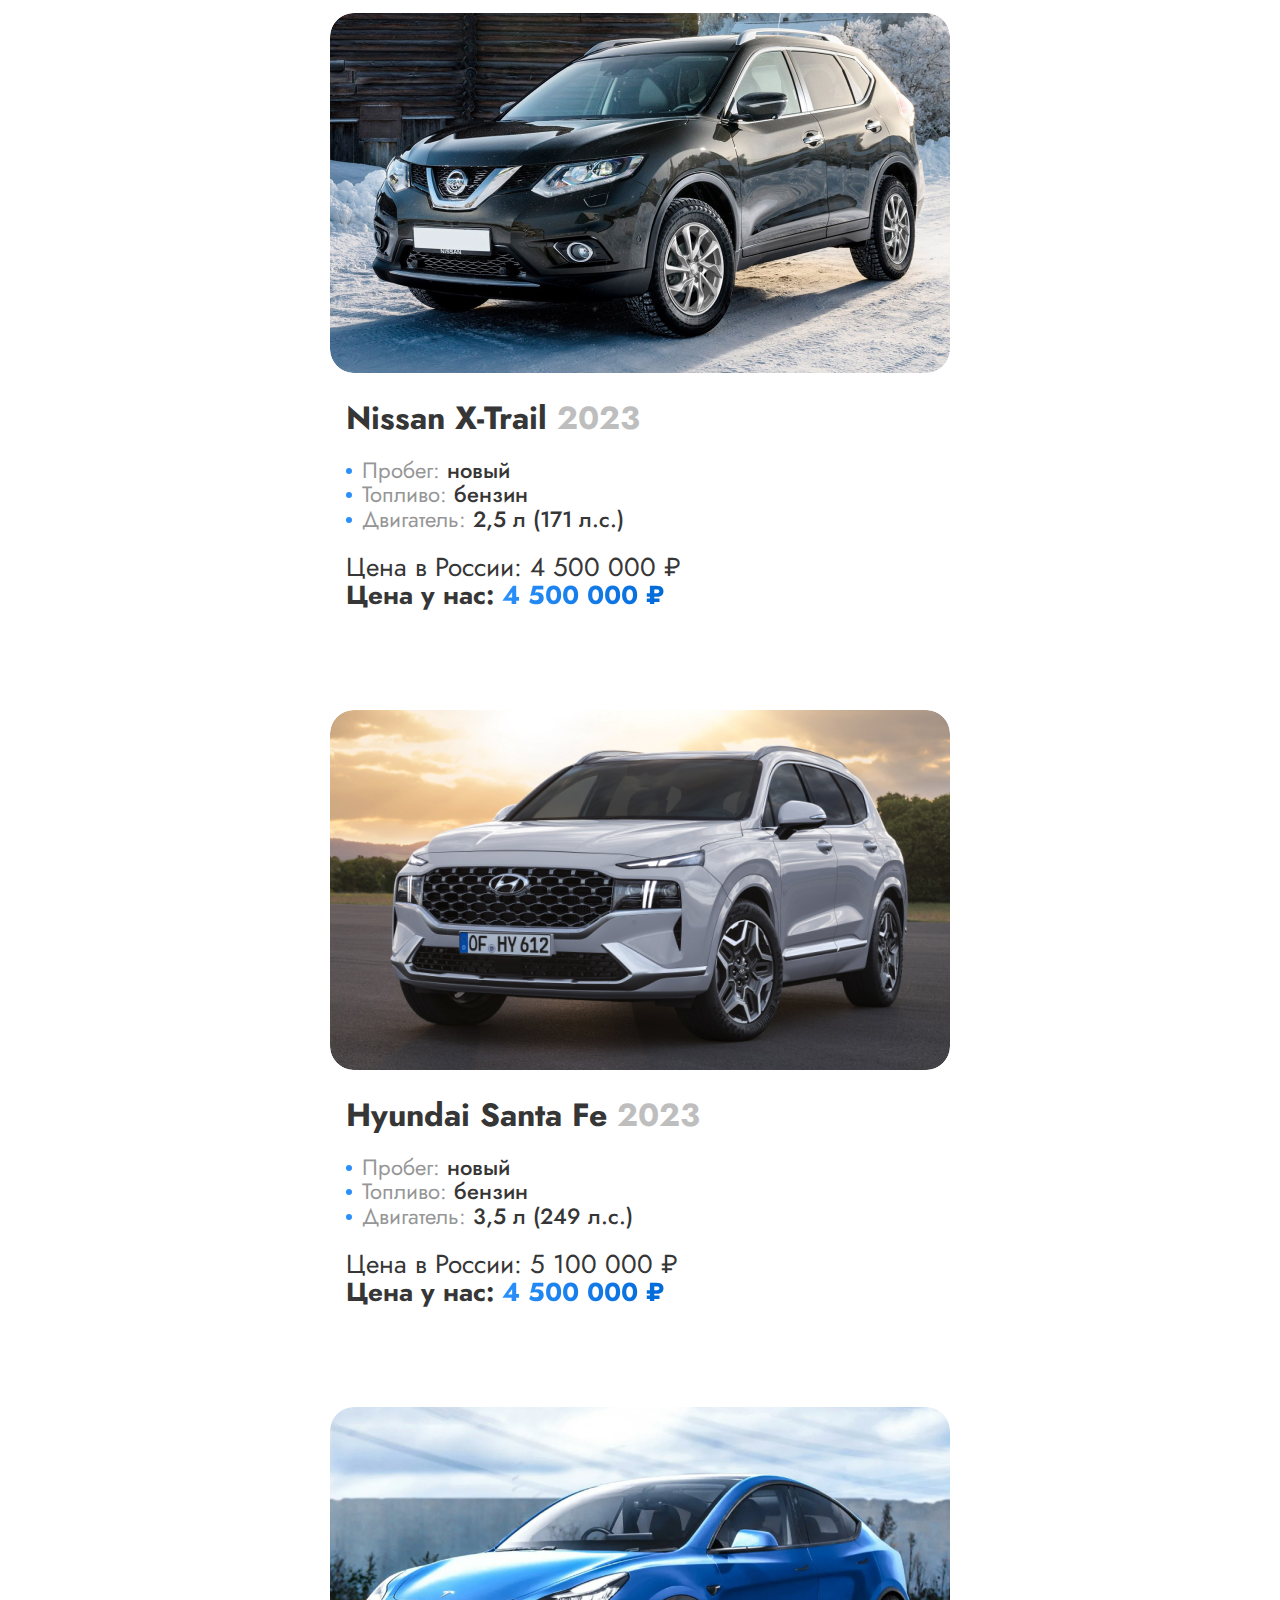
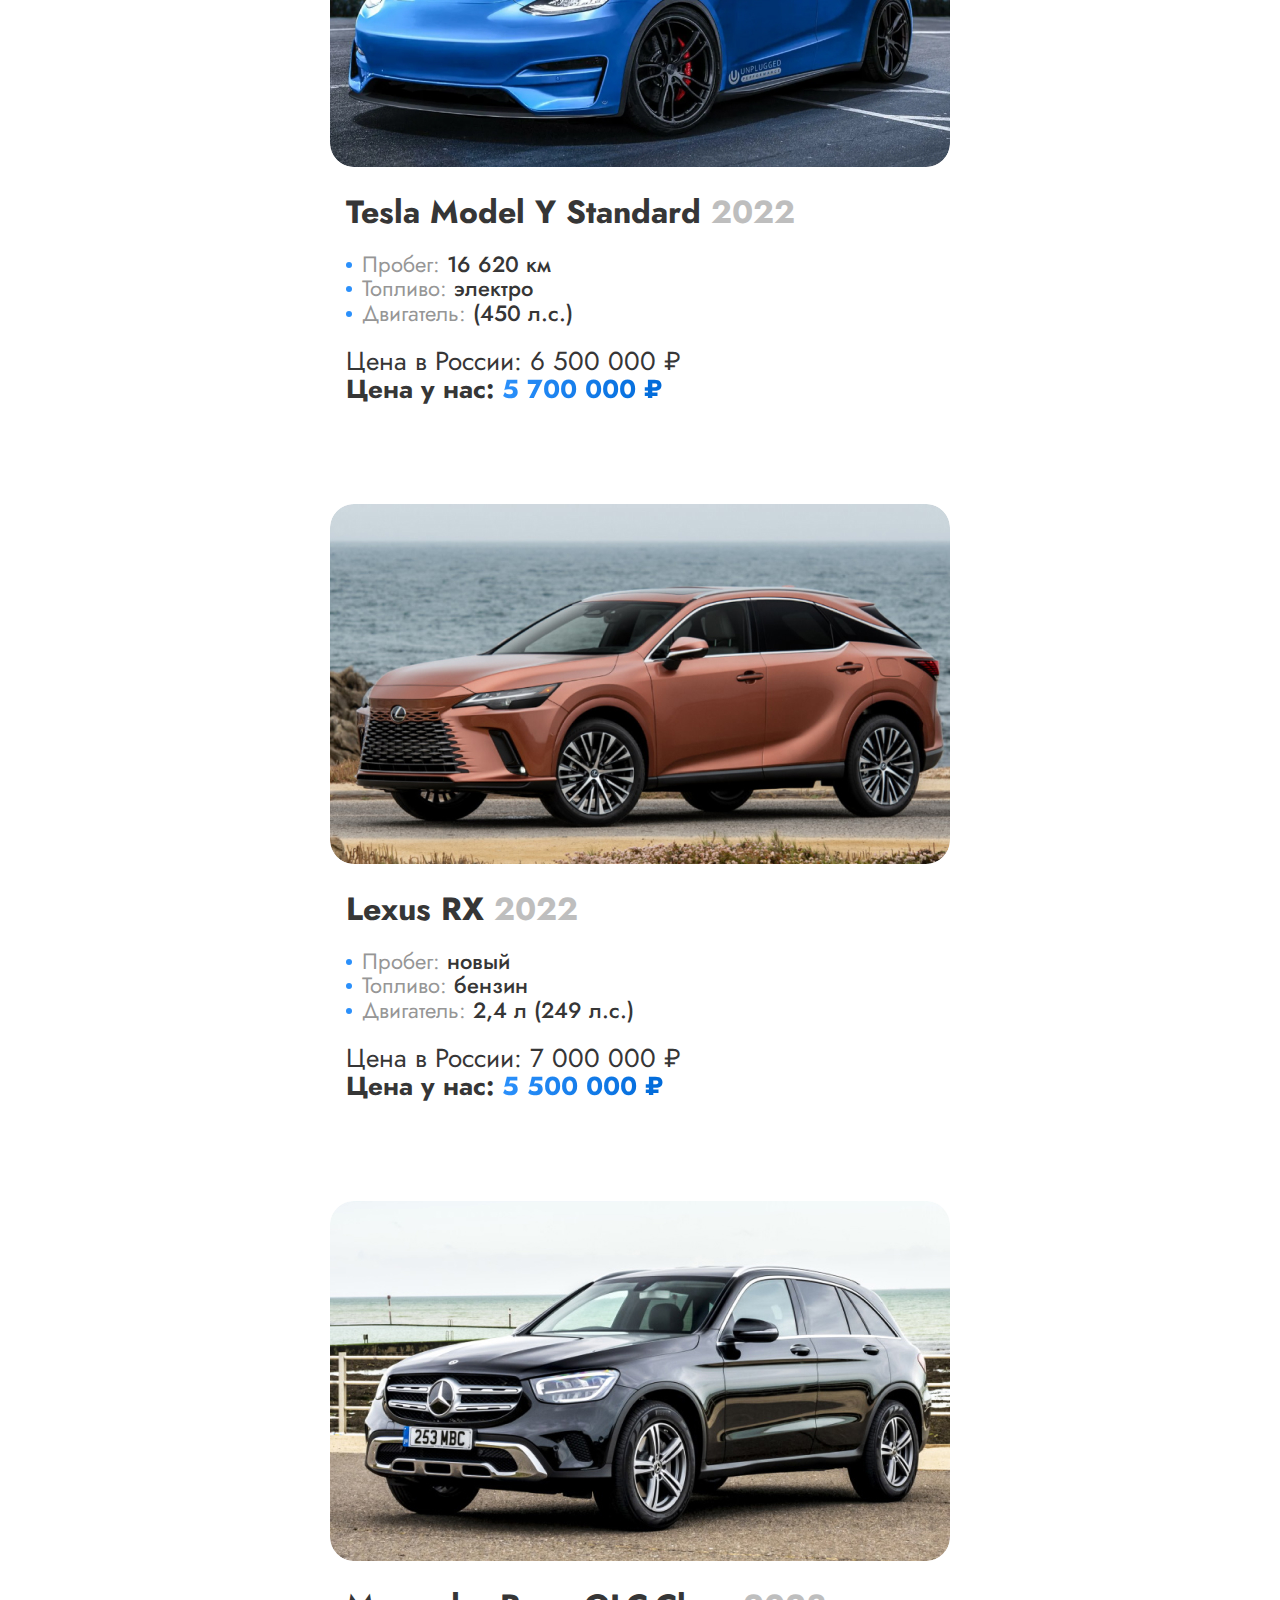
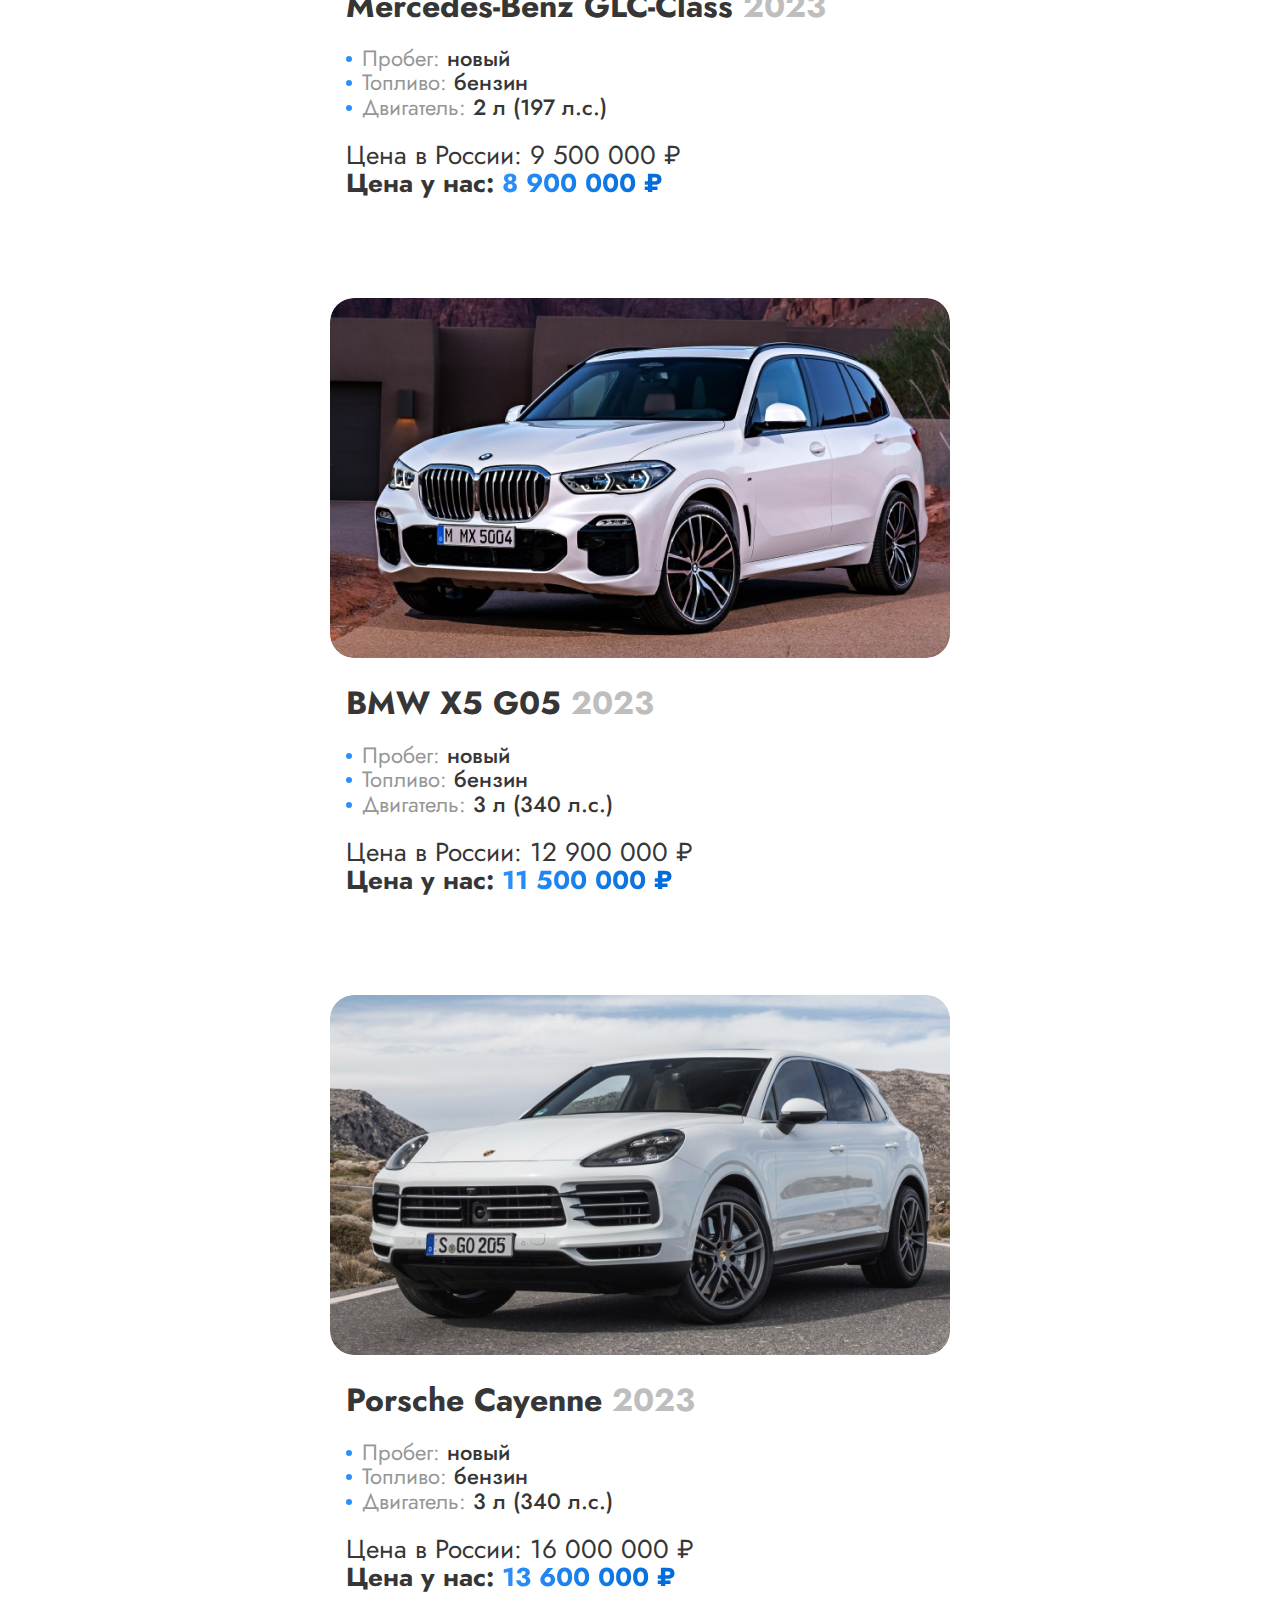
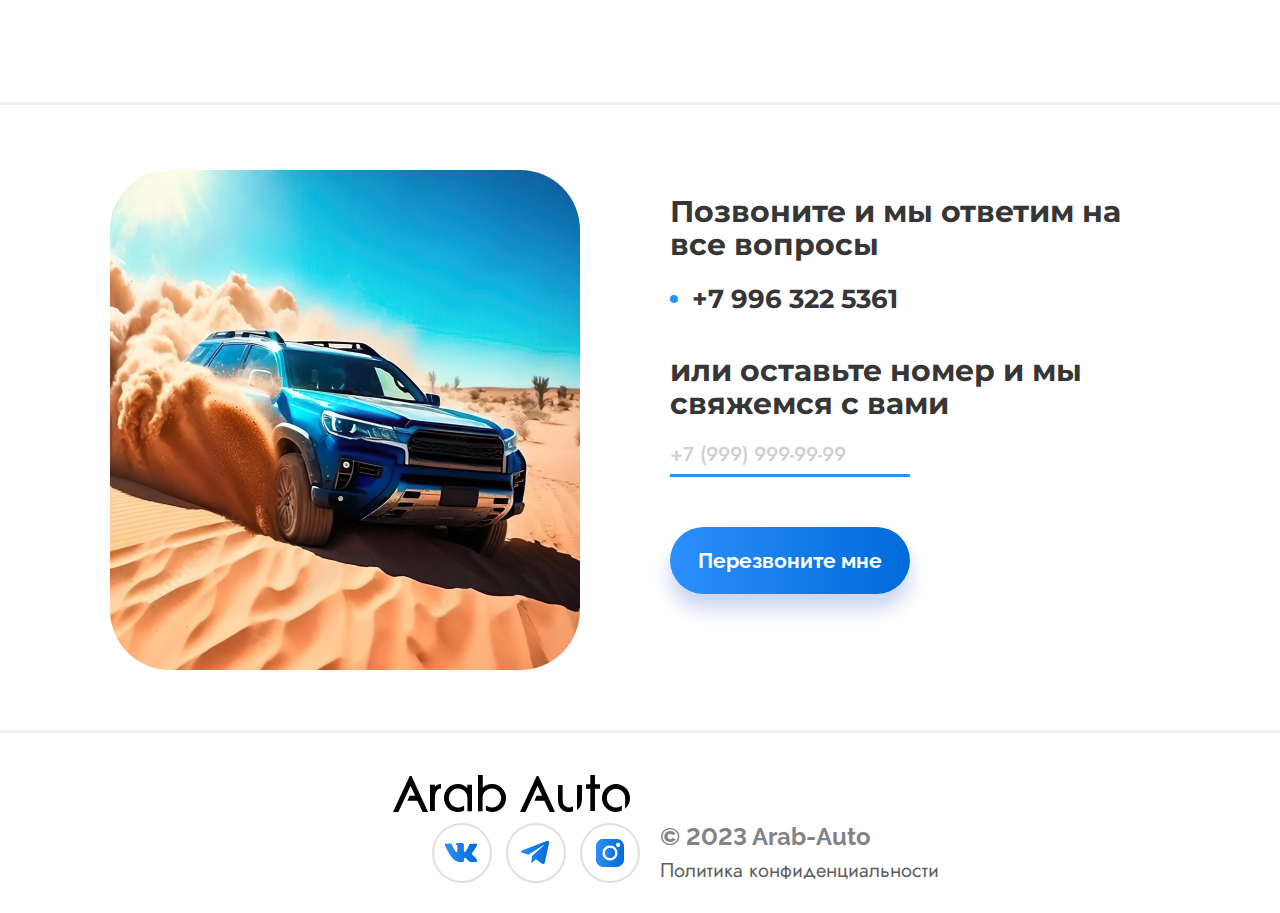
<file: crossover.html>
<!DOCTYPE html>
<html lang="en">

<head>
    <meta charset="UTF-8">
    <meta http-equiv="X-UA-Compatible" content="IE=edge">
    <meta name="viewport" content="width=device-width, initial-scale=1.0">
    <title>Ассортимент</title>
    <link rel="stylesheet" href="./css/style.min.css">
    <link rel="preconnect" href="https://fonts.googleapis.com">
    <link rel="preconnect" href="https://fonts.gstatic.com" crossorigin>
    <link
        href="https://fonts.googleapis.com/css2?family=Inter:wght@600&family=Jost:wght@400;500;600;700&family=Montserrat:wght@400;700;800&family=Raleway:wght@700&display=swap"
        rel="stylesheet">
</head>

<body class="main__body">

    <!-- Header -->
    <header>
        <!-- Navbar -->
        <nav>
            <div class="container">
                <div class="navbar">
                    <div class="logo"> <a href="index.html"> <img src="./img/logo.svg" alt=""> </a> </div>
                    <ul class="menu">
                        <li class="menu__item menu__item-home"><a href="index.html" class="menu__item-link tocatalogue"
                                target="" data-scroll>Главная</a></li>
                        <li class="menu__item"><a href="index.html#leaders" class="menu__item-link" data-scroll>О
                                нас</a></li>
                        <li class="menu__item"><a href="index.html#process" class="menu__item-link"
                                data-scroll>Процесс</a></li>
                        <li class="menu__item"><a href="index.html#questions" class="menu__item-link"
                                data-scroll>Вопросы</a></li>
                        <div class="menu__social">
                            <a href="https://vk.com/arabautocars" class="menu__item-link menu__social-item" data-scroll
                                target="_blank"><img src="./img/vk.svg" alt=""></a>
                            <a href="https://t.me/arabautocars" class="menu__item-link menu__social-item" data-scroll
                                target="_blank"><img src="./img/tg.svg" alt=""></a>
                            <a href="https://instagram.com/arabautocars" class="menu__item-link menu__social-item"
                                data-scroll target="_blank"><img src="./img/insta.svg" alt=""></a>
                        </div>
                        <div class="tocopy">
                            <a href="#" class="menu__phone" id="menu__phone" data-scroll>+7 996 322 5361</a>
                            <p class="coupon-alert">Телефон скопирован</p>
                        </div>
                    </ul>
                    <div class="burger">
                        <span></span>
                    </div>
                </div>
            </div>
        </nav>
    </header>

    <section class="cars__section cars">
        <div class="container">
            <div class="cars__wrapper">
                <h1 class="cars__title leader__title title">Кроссо<span>веры</span></h1>
                <div class="cars__types">
                    <a href="3mil.html" class="cars_type">До 3 млн.</a>
                    <a href="6milunder.html" class="cars_type">До 6 млн.</a>
                    <a href="6milabove.html" class="cars_type">От 6 млн.</a>
                    <a href="catalogue.html" class="cars_type">Седаны</a>
                    <a href="jeep.html" class="cars_type">Внедорожники</a>
                </div>
            </div>
            <div class="cars__wrapper2">
                <div class="cars__text">Мы готовы привести для вас любую машину, даже если она не указана в нашем
                    ассортименте. Обратитесь к нам с запросом на интересующую вас марку и модель автомобиля, и мы
                    поможем
                    найти вам подходящий вариант.
                </div>
                <a class="cars__button hero__buton-call" href="#call">Оставить заявку</a>
                <!-- <button class="cars__button " type="submit"><a href="#call" target="_blank">Оставить заявку</a></button> -->
            </div>
            <div class="cars__items">
                <div class="cars__item">
                    <div class="cars__img"><img src="./img/cars/chevroletCaptiva.jpg" alt=""></div>
                    <div class="cars__name">Chevrolet Captiva <span>2023</span></div>
                    <div class="cars__characterictics">
                        <div class="cars__characterictic">Пробег: <span>новый</span></div>
                        <div class="cars__characterictic">Топливо: <span>дизель</span></div>
                        <div class="cars__characterictic">Двигатель: <span> 2,4 л (249 л.с.)</span></div>
                    </div>
                    <div class="cars__prices">
                        <div class="cars__price-russia">Цена в России: 2 850 000 ₽ </div>
                        <div class="cars__price-arab">Цена у нас: <span>2 500 000 ₽</span></div>
                    </div>
                </div>
                <div class="cars__item">
                    <div class="cars__img"><img src="./img/cars/toyotaRaize.jpg" alt=""></div>
                    <div class="cars__name">Toyota Raize 1.2 <span>2023</span></div>
                    <div class="cars__characterictics">
                        <div class="cars__characterictic">Пробег: <span>новый</span></div>
                        <div class="cars__characterictic">Топливо: <span>дизель</span></div>
                        <div class="cars__characterictic">Двигатель: <span>1 л (98 л.с.)</span></div>
                    </div>
                    <div class="cars__prices">
                        <div class="cars__price-russia">Цена в России: 3 100 000 ₽ </div>
                        <div class="cars__price-arab">Цена у нас: <span>2 700 000 ₽</span></div>
                    </div>
                </div>
                <div class="cars__item">
                    <div class="cars__img"><img src="./img/cars/kiaSportage.jpg" alt=""></div>
                    <div class="cars__name">KIA Sportage <span>2023</span></div>
                    <div class="cars__characterictics">
                        <div class="cars__characterictic">Пробег: <span>8800 км</span></div>
                        <div class="cars__characterictic">Топливо: <span>дизель</span></div>
                        <div class="cars__characterictic">Двигатель: <span>2,5 л (186 л.с.)</span></div>
                    </div>
                    <div class="cars__prices">
                        <div class="cars__price-russia">Цена в России: 4 200 000 ₽ </div>
                        <div class="cars__price-arab">Цена у нас: <span>3 600 000 ₽</span></div>
                    </div>
                </div>
                <div class="cars__item">
                    <div class="cars__img"><img src="./img/cars/mitsubishiOutlander.jpg" alt=""></div>
                    <div class="cars__name">Mitsubishi Outlander <span>2023</span></div>
                    <div class="cars__characterictics">
                        <div class="cars__characterictic">Пробег: <span>новый</span></div>
                        <div class="cars__characterictic">Топливо: <span>бензин</span></div>
                        <div class="cars__characterictic">Двигатель: <span>2,4 л (167 л.с.)</span></div>
                    </div>
                    <div class="cars__prices">
                        <div class="cars__price-russia">Цена в России: 4 500 000 ₽ </div>
                        <div class="cars__price-arab">Цена у нас: <span>3 600 000 ₽</span></div>
                    </div>
                </div>
                <div class="cars__item">
                    <div class="cars__img"><img src="./img/cars/toyotaRAV4.jpg" alt=""></div>
                    <div class="cars__name">Toyota RAV4 <span>2023</span></div>
                    <div class="cars__characterictics">
                        <div class="cars__characterictic">Пробег: <span>2500 км</span></div>
                        <div class="cars__characterictic">Топливо: <span>бензин</span></div>
                        <div class="cars__characterictic">Двигатель: <span>2,5 л (199 л.с.)</span></div>
                    </div>
                    <div class="cars__prices">
                        <div class="cars__price-russia">Цена в России: 4 500 000 ₽ </div>
                        <div class="cars__price-arab">Цена у нас: <span>4 000 000 ₽</span></div>
                    </div>
                </div>
                <div class="cars__item">
                    <div class="cars__img"><img src="./img/cars/volkswagenID6.jpg" alt=""></div>
                    <div class="cars__name">Volkswagen ID.6 <span>2022</span></div>
                    <div class="cars__characterictics">
                        <div class="cars__characterictic">Пробег: <span>16 620 км</span></div>
                        <div class="cars__characterictic">Топливо: <span>электро</span></div>
                        <div class="cars__characterictic">Двигатель: <span>(204 л.с.)</span></div>
                    </div>
                    <div class="cars__prices">
                        <div class="cars__price-russia">Цена в России: 5 000 000 ₽ </div>
                        <div class="cars__price-arab">Цена у нас: <span>4 000 000 ₽</span></div>
                    </div>
                </div>
                <div class="cars__item">
                    <div class="cars__img"><img src="./img/cars/NissanXTrail.jpg" alt=""></div>
                    <div class="cars__name">Nissan X-Trail <span>2023</span></div>
                    <div class="cars__characterictics">
                        <div class="cars__characterictic">Пробег: <span>новый</span></div>
                        <div class="cars__characterictic">Топливо: <span>бензин</span></div>
                        <div class="cars__characterictic">Двигатель: <span>2,5 л (171 л.с.)</span></div>
                    </div>
                    <div class="cars__prices">
                        <div class="cars__price-russia">Цена в России: 4 500 000 ₽ </div>
                        <div class="cars__price-arab">Цена у нас: <span>4 500 000 ₽</span></div>
                    </div>
                </div>
                <div class="cars__item">
                    <div class="cars__img"><img src="./img/cars/HyundaiSantaFe.jpg" alt=""></div>
                    <div class="cars__name">Hyundai Santa Fe <span>2023</span></div>
                    <div class="cars__characterictics">
                        <div class="cars__characterictic">Пробег: <span>новый</span></div>
                        <div class="cars__characterictic">Топливо: <span>бензин</span></div>
                        <div class="cars__characterictic">Двигатель: <span>3,5 л (249 л.с.)</span></div>
                    </div>
                    <div class="cars__prices">
                        <div class="cars__price-russia">Цена в России: 5 100 000 ₽ </div>
                        <div class="cars__price-arab">Цена у нас: <span>4 500 000 ₽</span></div>
                    </div>
                </div>
                <div class="cars__item">
                    <div class="cars__img"><img src="./img/cars/TeslaModelY.jpg" alt=""></div>
                    <div class="cars__name">Tesla Model Y Standard <span>2022</span></div>
                    <div class="cars__characterictics">
                        <div class="cars__characterictic">Пробег: <span>16 620 км</span></div>
                        <div class="cars__characterictic">Топливо: <span>электро</span></div>
                        <div class="cars__characterictic">Двигатель: <span>(450 л.с.)</span></div>
                    </div>
                    <div class="cars__prices">
                        <div class="cars__price-russia">Цена в России: 6 500 000 ₽ </div>
                        <div class="cars__price-arab">Цена у нас: <span>5 700 000 ₽</span></div>
                    </div>
                </div>
                <div class="cars__item">
                    <div class="cars__img"><img src="./img/cars/LexusRX.jpg" alt=""></div>
                    <div class="cars__name">Lexus RX <span>2022</span></div>
                    <div class="cars__characterictics">
                        <div class="cars__characterictic">Пробег: <span>новый</span></div>
                        <div class="cars__characterictic">Топливо: <span>бензин</span></div>
                        <div class="cars__characterictic">Двигатель: <span>2,4 л (249 л.с.)</span></div>
                    </div>
                    <div class="cars__prices">
                        <div class="cars__price-russia">Цена в России: 7 000 000 ₽ </div>
                        <div class="cars__price-arab">Цена у нас: <span>5 500 000 ₽</span></div>
                    </div>
                </div>
                <div class="cars__item">
                    <div class="cars__img"><img src="./img/cars/MercedesGLC.jpg" alt=""></div>
                    <div class="cars__name">Mercedes-Benz GLC-Class <span>2023</span></div>
                    <div class="cars__characterictics">
                        <div class="cars__characterictic">Пробег: <span>новый</span></div>
                        <div class="cars__characterictic">Топливо: <span>бензин</span></div>
                        <div class="cars__characterictic">Двигатель: <span>2 л (197 л.с.)</span></div>
                    </div>
                    <div class="cars__prices">
                        <div class="cars__price-russia">Цена в России: 9 500 000 ₽ </div>
                        <div class="cars__price-arab">Цена у нас: <span>8 900 000 ₽</span></div>
                    </div>
                </div>
                <div class="cars__item">
                    <div class="cars__img"><img src="./img/cars/BMWX5.jpg" alt=""></div>
                    <div class="cars__name">BMW X5 G05 <span>2023</span></div>
                    <div class="cars__characterictics">
                        <div class="cars__characterictic">Пробег: <span>новый</span></div>
                        <div class="cars__characterictic">Топливо: <span>бензин</span></div>
                        <div class="cars__characterictic">Двигатель: <span>3 л (340 л.с.)</span></div>
                    </div>
                    <div class="cars__prices">
                        <div class="cars__price-russia">Цена в России: 12 900 000 ₽ </div>
                        <div class="cars__price-arab">Цена у нас: <span>11 500 000 ₽</span></div>
                    </div>
                </div>
                <div class="cars__item">
                    <div class="cars__img"><img src="./img/cars/PorcheCayenne.jpg" alt=""></div>
                    <div class="cars__name">Porsche Cayenne <span>2023</span></div>
                    <div class="cars__characterictics">
                        <div class="cars__characterictic">Пробег: <span>новый</span></div>
                        <div class="cars__characterictic">Топливо: <span>бензин</span></div>
                        <div class="cars__characterictic">Двигатель: <span>3 л (340 л.с.)</span></div>
                    </div>
                    <div class="cars__prices">
                        <div class="cars__price-russia">Цена в России: 16 000 000 ₽ </div>
                        <div class="cars__price-arab">Цена у нас: <span>13 600 000 ₽</span></div>
                    </div>
                </div>
            </div>
        </div>
    </section>
    <section class="call__section call" id="call">
        <div class="container">
            <div class="call__wrapper">
                <div class="call__img"></div>
                <div class="hc-right">
                    <div class="form-block">

                        <div class="form-title">Позвоните и мы ответим на все вопросы</div>
                        <div class="form-number">+7 996 322 5361</div>
                        <div class="form-text">или оставьте номер
                            и мы свяжемся с вами</div>

                        <form action="telegram.php" method="POST" class="form__call">
                            <input class="form__input" type="text" name="phone" placeholder="+7 (999) 999-99-99"
                                id="phone">
                            <!-- <input type="tel" name="phone" placeholder="Oставьтe свoй нoмep" required=""> -->
                            <!-- <input type="text" name="email" placeholder="Ваш E-mail"> -->
                            <button type="submit" class="send-button hero__buton-call"
                                onclick="checkAndOpenModal()">Перезвоните мне</button>
                        </form>

                    </div>
                </div>
            </div>
            <!-- Modal -->
            <div class="modal__wrapper">
                <div class="modal">
                    <div class="modal__close"> <img src="./img/cancel.svg" alt="cancel"></div>
                    <img class="popup__img" src="./img/popup.svg" alt="">
                    <div class="modal__title"><span>Спасибо за заявку! Мы перезвоним вам в течение 20 минут.</span>
                    </div>
                    <div class="modal__body">
                    </div>
                </div>
            </div>
        </div>
        </div>
        </div>
    </section>
    <?
    include ("some_file.php");
    ?>

    <!-- Main Page -->
    <main>

    </main>

    <!-- Footer -->
    <footer>
        <div class="container">
            <div class="footer__navbar">
                <a href="#navbar" class="footer__logo"><img src="./img/logo.svg" alt=""></a>
                <div class="footer__links">
                    <a href="index.html" class="menu__item-link tocatalogue" target="" data-scroll>Главная</a>
                    <a href="#call" class="menu__item-link" data-scroll>Контакты</a>
                </div>
                <div class="footer__socials">
                    <div class="footer__social"><img src="./img/vk.svg" alt=""></div>
                    <div class="footer__social"><img src="./img/tg.svg" alt=""></div>
                    <div class="footer__social"><img src="./img/insta.svg" alt=""></div>
                </div>
                <div class="footer__copy">
                    <div class="footer__copy-year">© 2023 Arab-Auto</div>
                    <a href="politika.html" class="footer__copy-text">Политика конфиденциальности</a>
                </div>
            </div>
    </footer>


</body>

<script src="./js/scripts.min.js"></script>


</html>
</file>
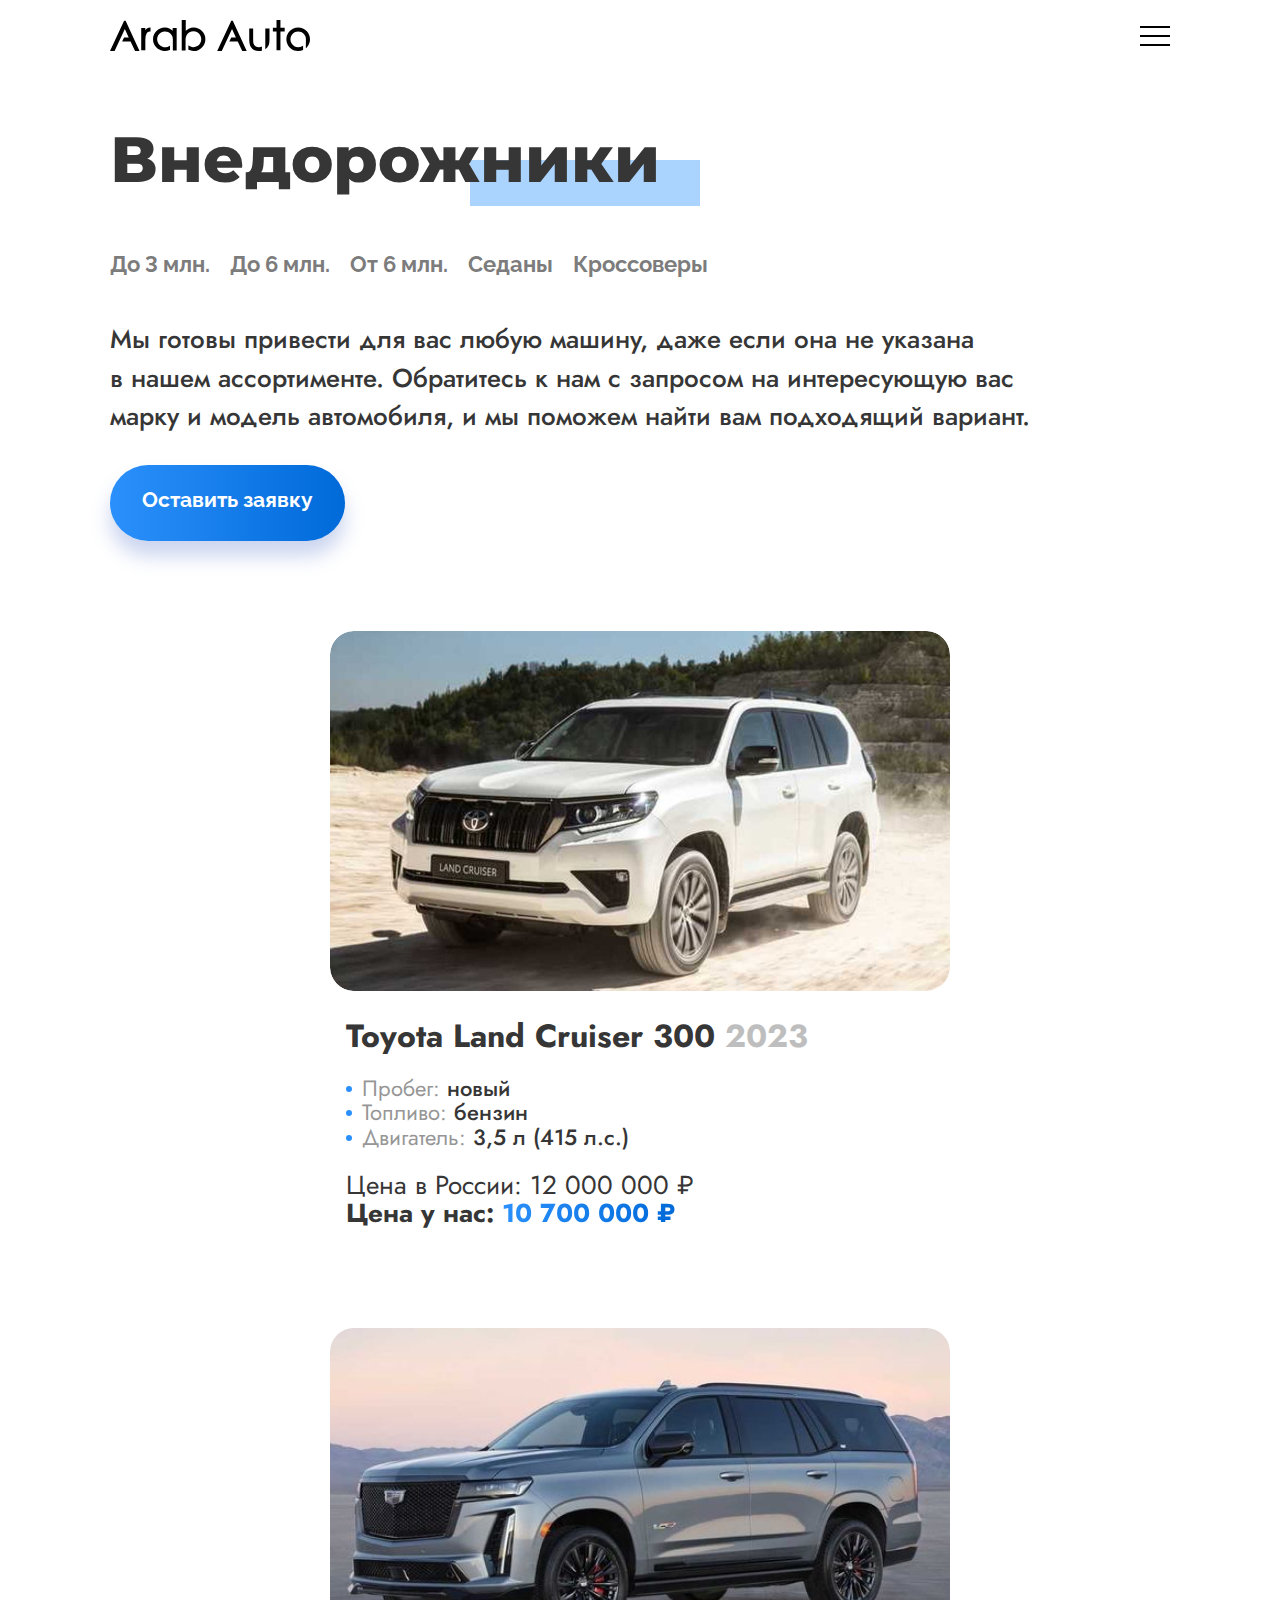
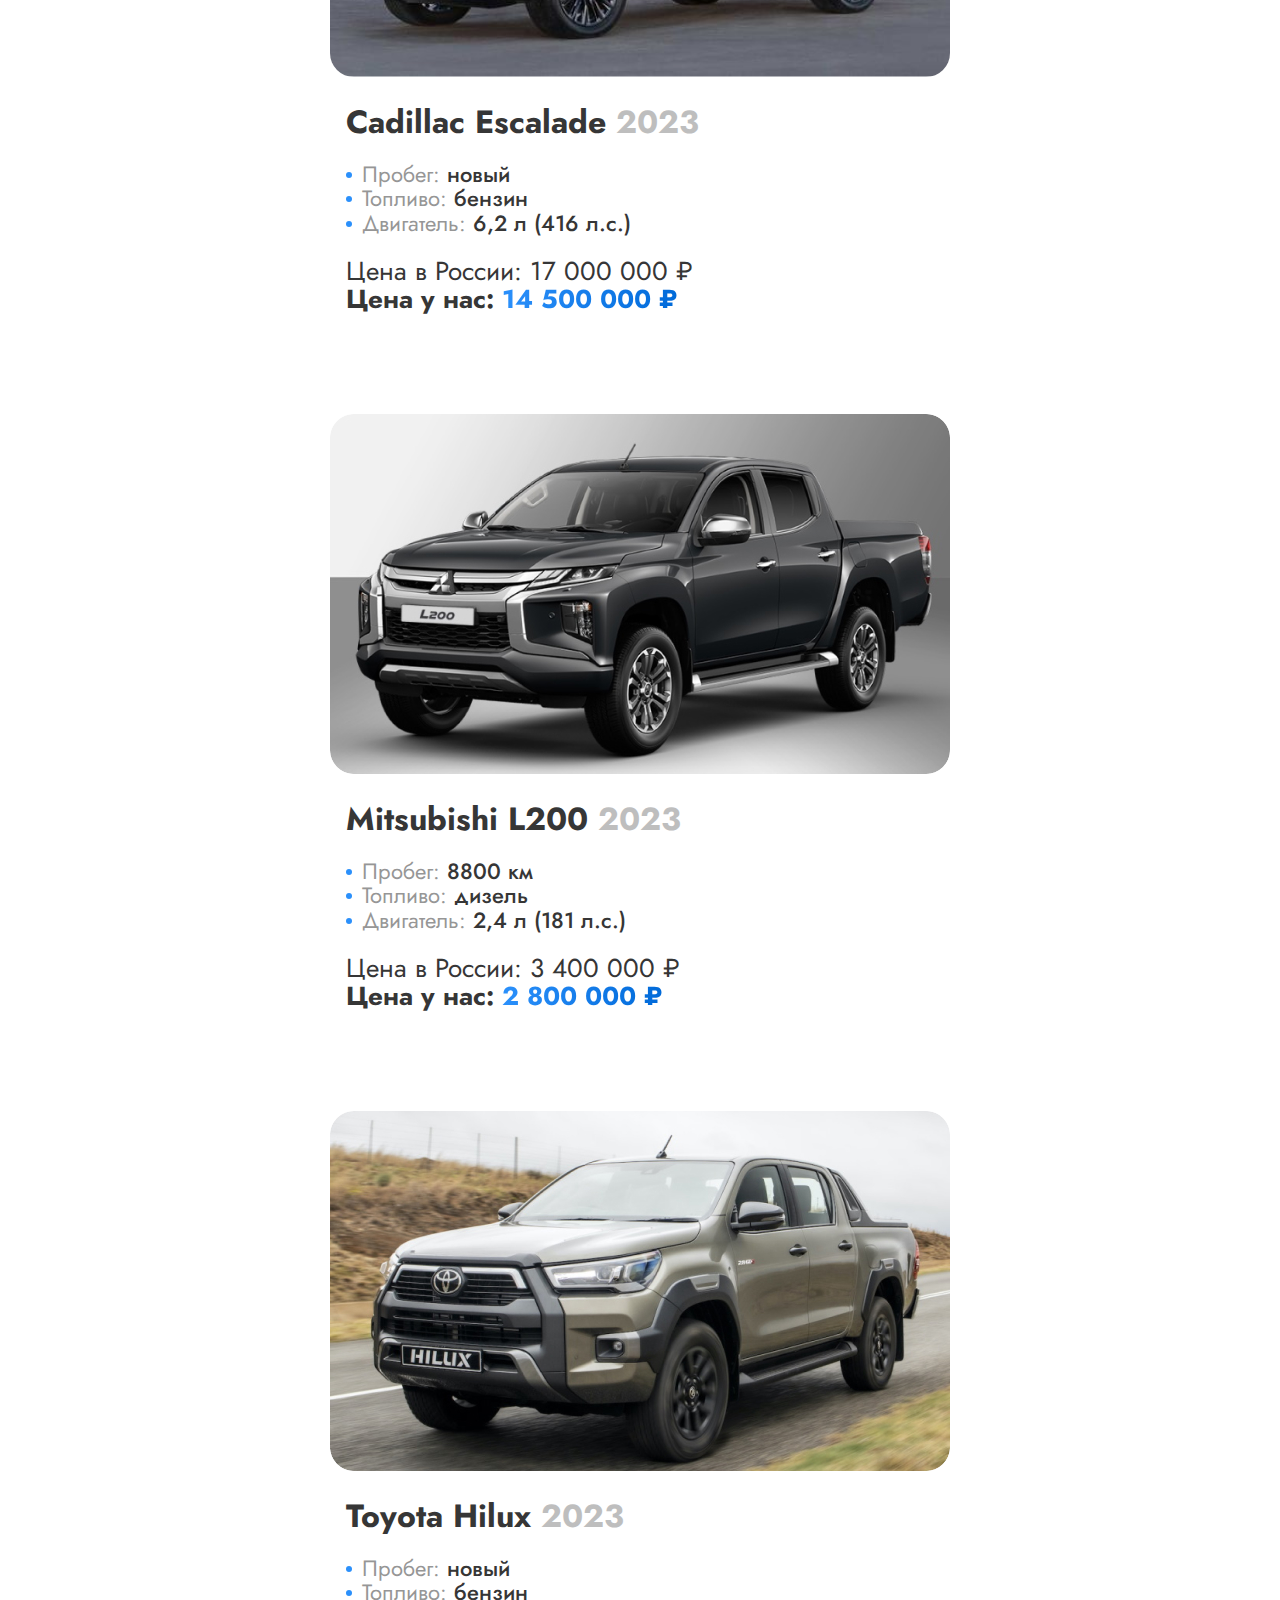
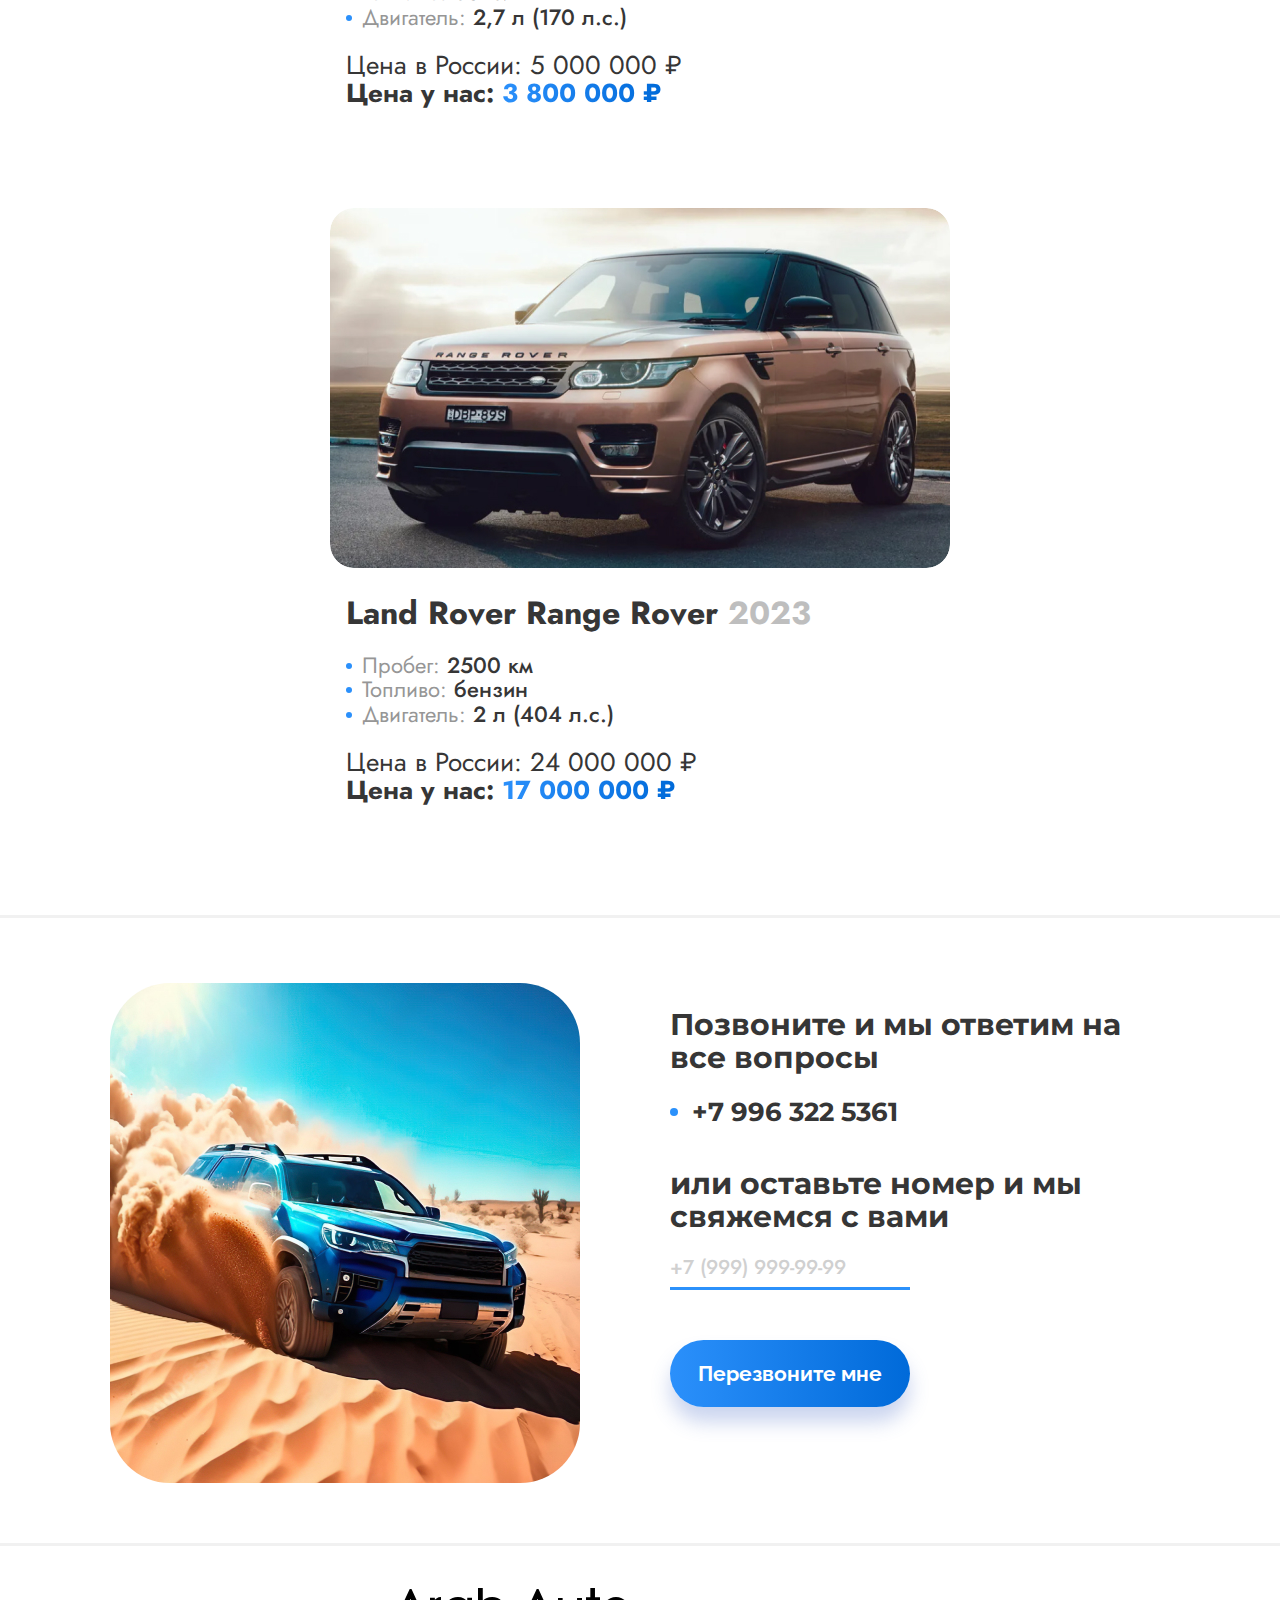
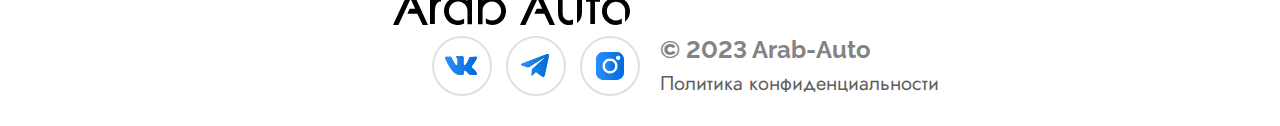
<file: jeep.html>
<!DOCTYPE html>
<html lang="en">

<head>
    <meta charset="UTF-8">
    <meta http-equiv="X-UA-Compatible" content="IE=edge">
    <meta name="viewport" content="width=device-width, initial-scale=1.0">
    <title>Ассортимент</title>
    <link rel="stylesheet" href="./css/style.min.css">
    <link rel="preconnect" href="https://fonts.googleapis.com">
    <link rel="preconnect" href="https://fonts.gstatic.com" crossorigin>
    <link
        href="https://fonts.googleapis.com/css2?family=Inter:wght@600&family=Jost:wght@400;500;600;700&family=Montserrat:wght@400;700;800&family=Raleway:wght@700&display=swap"
        rel="stylesheet">
</head>

<body class="main__body">

    <!-- Header -->
    <header>
        <!-- Navbar -->
        <nav>
            <div class="container">
                <div class="navbar">
                    <div class="logo"> <a href="index.html"> <img src="./img/logo.svg" alt=""> </a> </div>
                    <ul class="menu">
                        <li class="menu__item menu__item-home"><a href="index.html" class="menu__item-link tocatalogue"
                                target="" data-scroll>Главная</a></li>
                        <li class="menu__item"><a href="index.html#leaders" class="menu__item-link" data-scroll>О
                                нас</a></li>
                        <li class="menu__item"><a href="index.html#process" class="menu__item-link"
                                data-scroll>Процесс</a></li>
                        <li class="menu__item"><a href="index.html#questions" class="menu__item-link"
                                data-scroll>Вопросы</a></li>
                                <div class="menu__social">
                                    <a href="https://vk.com/arabautocars" class="menu__item-link menu__social-item" data-scroll target="_blank"><img src="./img/vk.svg"
                                            alt=""></a>
                                    <a href="https://t.me/arabautocars" class="menu__item-link menu__social-item" data-scroll target="_blank"><img src="./img/tg.svg"
                                            alt=""></a>
                                    <a href="https://instagram.com/arabautocars" class="menu__item-link menu__social-item" data-scroll target="_blank"><img src="./img/insta.svg"
                                            alt=""></a>
                                </div>
                        <div class="tocopy">
                            <a href="#" class="menu__phone" id="menu__phone" data-scroll>+7 996 322 5361</a>
                            <p class="coupon-alert">Телефон скопирован</p>
                        </div>
                    </ul>
                    <div class="burger">
                        <span></span>
                    </div>
                </div>
            </div>
        </nav>
    </header>

    <section class="cars__section cars">
    <div class="container">
        <div class="cars__wrapper">
            <h1 class="cars__title leader__title title">Внедорож<span>ники</span></h1>
            <div class="cars__types">
                <a href="3mil.html" class="cars_type">До 3 млн.</a>
                <a href="6milunder.html" class="cars_type">До 6 млн.</a>
                <a href="6milabove.html" class="cars_type">От 6 млн.</a>
                <a href="catalogue.html" class="cars_type">Седаны</a>
                <a href="jeep.html" class="cars_type">Кроссоверы</a>
            </div>
        </div>
        <div class="cars__wrapper2">
            <div class="cars__text">Мы готовы привести для вас любую машину, даже если она не указана в нашем
                ассортименте. Обратитесь к нам с запросом на интересующую вас марку и модель автомобиля, и мы поможем
                найти вам подходящий вариант.
            </div>
            <a class="cars__button hero__buton-call" href="#call">Оставить заявку</a>
            <!-- <button class="cars__button " type="submit"><a href="#call" target="_blank">Оставить заявку</a></button> -->
        </div>
        <div class="cars__items">
            <div class="cars__item">
                <div class="cars__img"><img src="./img/cars/ToyotaLandCruiser.jpg" alt=""></div>
                <div class="cars__name">Toyota Land Cruiser 300 <span>2023</span></div>
                <div class="cars__characterictics">
                    <div class="cars__characterictic">Пробег: <span>новый</span></div>
                    <div class="cars__characterictic">Топливо: <span>бензин</span></div>
                    <div class="cars__characterictic">Двигатель: <span>3,5 л (415 л.с.)</span></div>
                </div>
                <div class="cars__prices">
                    <div class="cars__price-russia">Цена в России: 12 000 000 ₽ </div>
                    <div class="cars__price-arab">Цена у нас: <span>10 700 000 ₽</span></div>
                </div>
            </div>
            <div class="cars__item">
                <div class="cars__img"><img src="./img/cars/cadilacescalade.png" alt=""></div>
                <div class="cars__name">Cadillac Escalade <span>2023</span></div>
                <div class="cars__characterictics">
                    <div class="cars__characterictic">Пробег: <span>новый</span></div>
                    <div class="cars__characterictic">Топливо: <span>бензин</span></div>
                    <div class="cars__characterictic">Двигатель: <span>6,2 л (416 л.с.)</span></div>
                </div>
                <div class="cars__prices">
                    <div class="cars__price-russia">Цена в России: 17 000 000 ₽ </div>
                    <div class="cars__price-arab">Цена у нас: <span>14 500 000 ₽</span></div>
                </div>
            </div>
            <div class="cars__item">
                <div class="cars__img"><img src="./img/cars/MitsubishiL200.jpg" alt=""></div>
                <div class="cars__name">Mitsubishi L200 <span>2023</span></div>
                <div class="cars__characterictics">
                    <div class="cars__characterictic">Пробег: <span>8800 км</span></div>
                    <div class="cars__characterictic">Топливо: <span>дизель</span></div>
                    <div class="cars__characterictic">Двигатель: <span>2,4 л (181 л.с.)</span></div>
                </div>
                <div class="cars__prices">
                    <div class="cars__price-russia">Цена в России: 3 400 000 ₽ </div>
                    <div class="cars__price-arab">Цена у нас: <span>2 800 000 ₽</span></div>
                </div>
            </div>
            <div class="cars__item">
                <div class="cars__img"><img src="./img/cars/ToyotaHilux.jpg" alt=""></div>
                <div class="cars__name">Toyota Hilux <span>2023</span></div>
                <div class="cars__characterictics">
                    <div class="cars__characterictic">Пробег: <span>новый</span></div>
                    <div class="cars__characterictic">Топливо: <span>бензин</span></div>
                    <div class="cars__characterictic">Двигатель: <span>2,7 л (170 л.с.)</span></div>
                </div>
                <div class="cars__prices">
                    <div class="cars__price-russia">Цена в России: 5 000 000 ₽ </div>
                    <div class="cars__price-arab">Цена у нас: <span>3 800 000 ₽</span></div>
                </div>
            </div>
            <div class="cars__item">
                <div class="cars__img"><img src="./img/cars/LandRoverRangeRover.jpg" alt=""></div>
                <div class="cars__name">Land Rover Range Rover <span>2023</span></div>
                <div class="cars__characterictics">
                    <div class="cars__characterictic">Пробег: <span>2500 км</span></div>
                    <div class="cars__characterictic">Топливо: <span>бензин</span></div>
                    <div class="cars__characterictic">Двигатель: <span>2 л (404 л.с.)</span></div>
                </div>
                <div class="cars__prices">
                    <div class="cars__price-russia">Цена в России: 24 000 000 ₽ </div>
                    <div class="cars__price-arab">Цена у нас: <span>17 000 000 ₽</span></div>
                </div>
            </div>
        </div>
    </div>
</section>
    <section class="call__section call" id="call">
    <div class="container">
        <div class="call__wrapper">
            <div class="call__img"></div>
            <div class="hc-right">
                <div class="form-block">

                    <div class="form-title">Позвоните и мы ответим на все вопросы</div>
                    <div class="form-number">+7 996 322 5361</div>
                    <div class="form-text">или оставьте номер
                        и мы свяжемся с вами</div>

                    <form action="telegram.php" method="POST" class="form__call">
                        <input class="form__input" type="text" name="phone" placeholder="+7 (999) 999-99-99" id="phone">
                        <!-- <input type="tel" name="phone" placeholder="Oставьтe свoй нoмep" required=""> -->
                        <!-- <input type="text" name="email" placeholder="Ваш E-mail"> -->
                        <button type="submit" class="send-button hero__buton-call" onclick="checkAndOpenModal()">Перезвоните мне</button>
                    </form>

                </div>
            </div>
        </div>
        <!-- Modal -->
        <div class="modal__wrapper">
            <div class="modal">
                <div class="modal__close"> <img src="./img/cancel.svg" alt="cancel"></div>
                <img class="popup__img" src="./img/popup.svg" alt="">
                <div class="modal__title"><span>Спасибо за заявку! Мы перезвоним вам в течение 20 минут.</span> </div>
                <div class="modal__body">
                </div>
            </div>
        </div>
    </div>
    </div>
    </div>
</section>
    <?
    include ("some_file.php");
    ?>

    <!-- Main Page -->
    <main>

    </main>

    <!-- Footer -->
    <footer>
    <div class="container">
        <div class="footer__navbar">
            <a href="#navbar" class="footer__logo"><img src="./img/logo.svg" alt=""></a>
            <div class="footer__links">
                <a href="index.html" class="menu__item-link tocatalogue"
                        target="" data-scroll>Главная</a>
               <a href="#call" class="menu__item-link" data-scroll>Контакты</a>
            </div>
            <div class="footer__socials">
                <div class="footer__social"><img src="./img/vk.svg" alt=""></div>
                <div class="footer__social"><img src="./img/tg.svg" alt=""></div>
                <div class="footer__social"><img src="./img/insta.svg" alt=""></div>
            </div>
            <div class="footer__copy">
                <div class="footer__copy-year">© 2023 Arab-Auto</div>
                <a href="politika.html" class="footer__copy-text">Политика конфиденциальности</a>
            </div>
        </div>
</footer>


</body>

<script src="./js/scripts.min.js"></script>


</html>
</file>
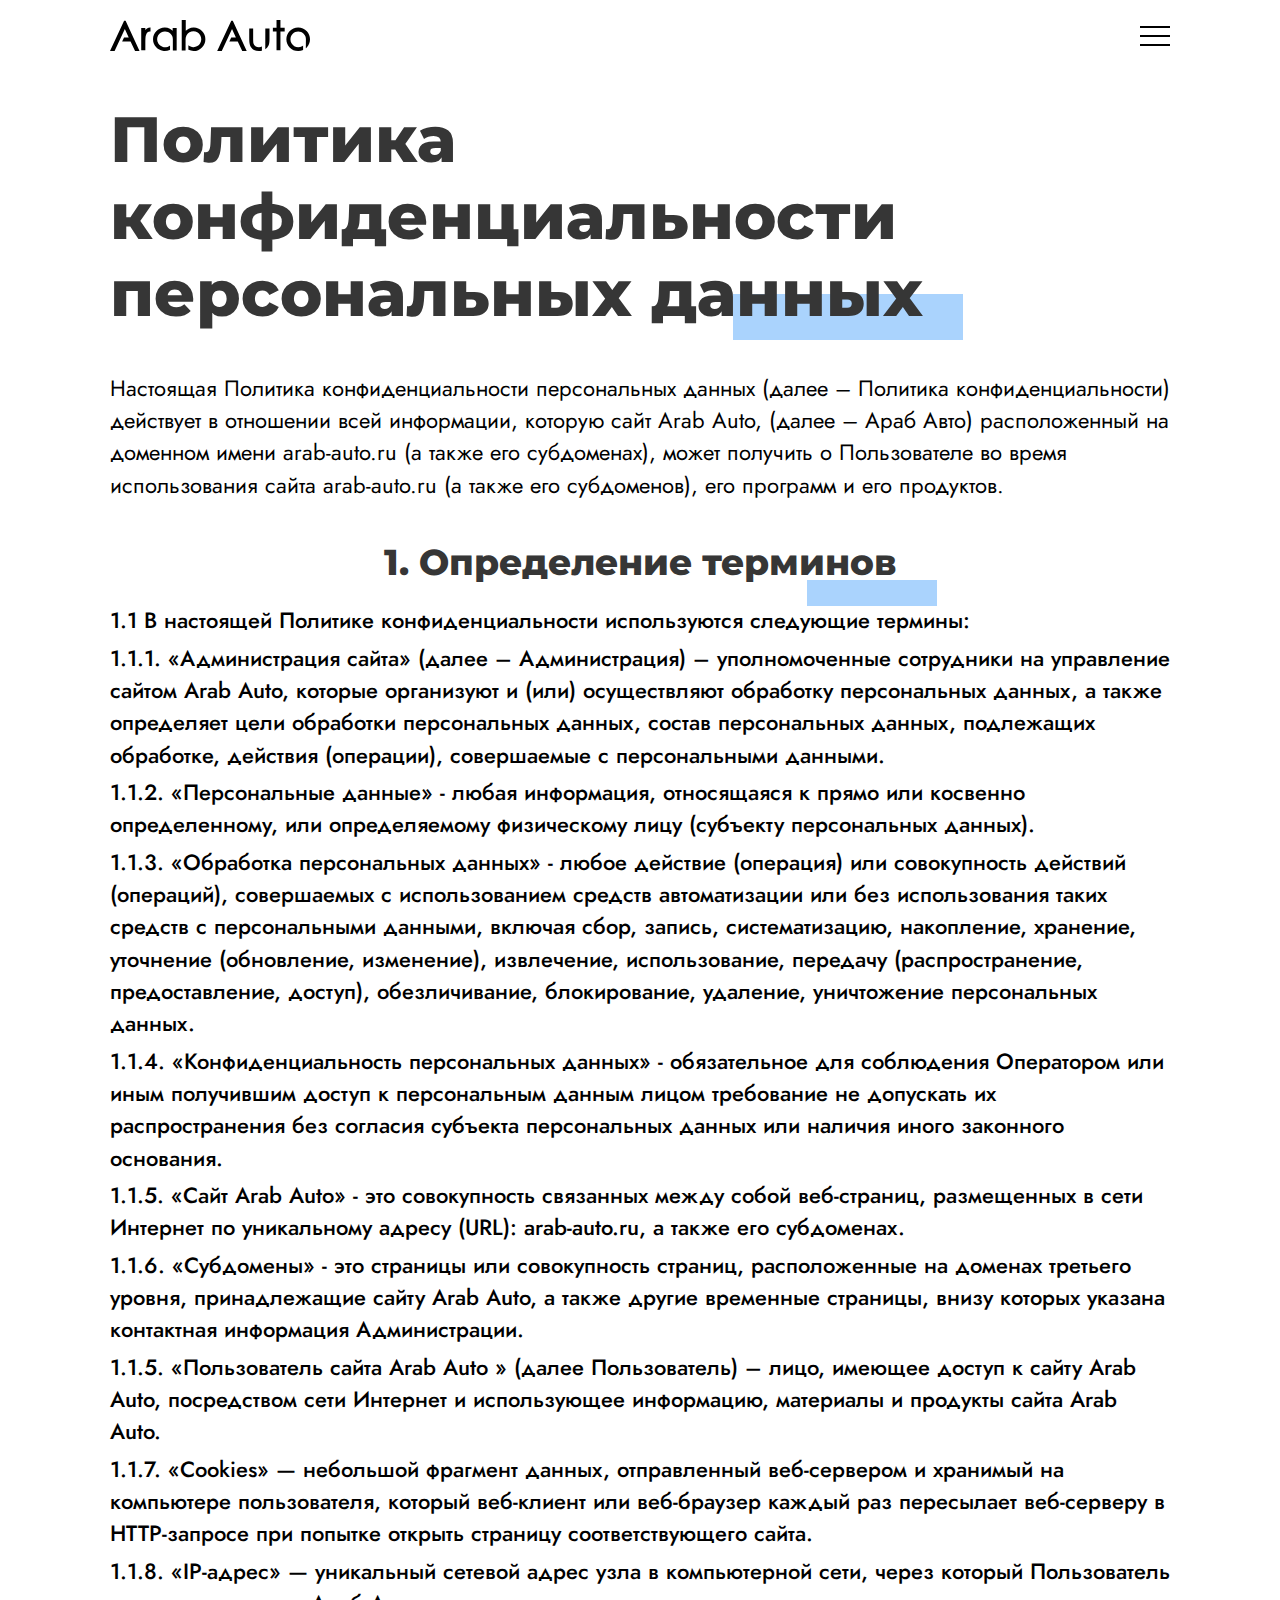
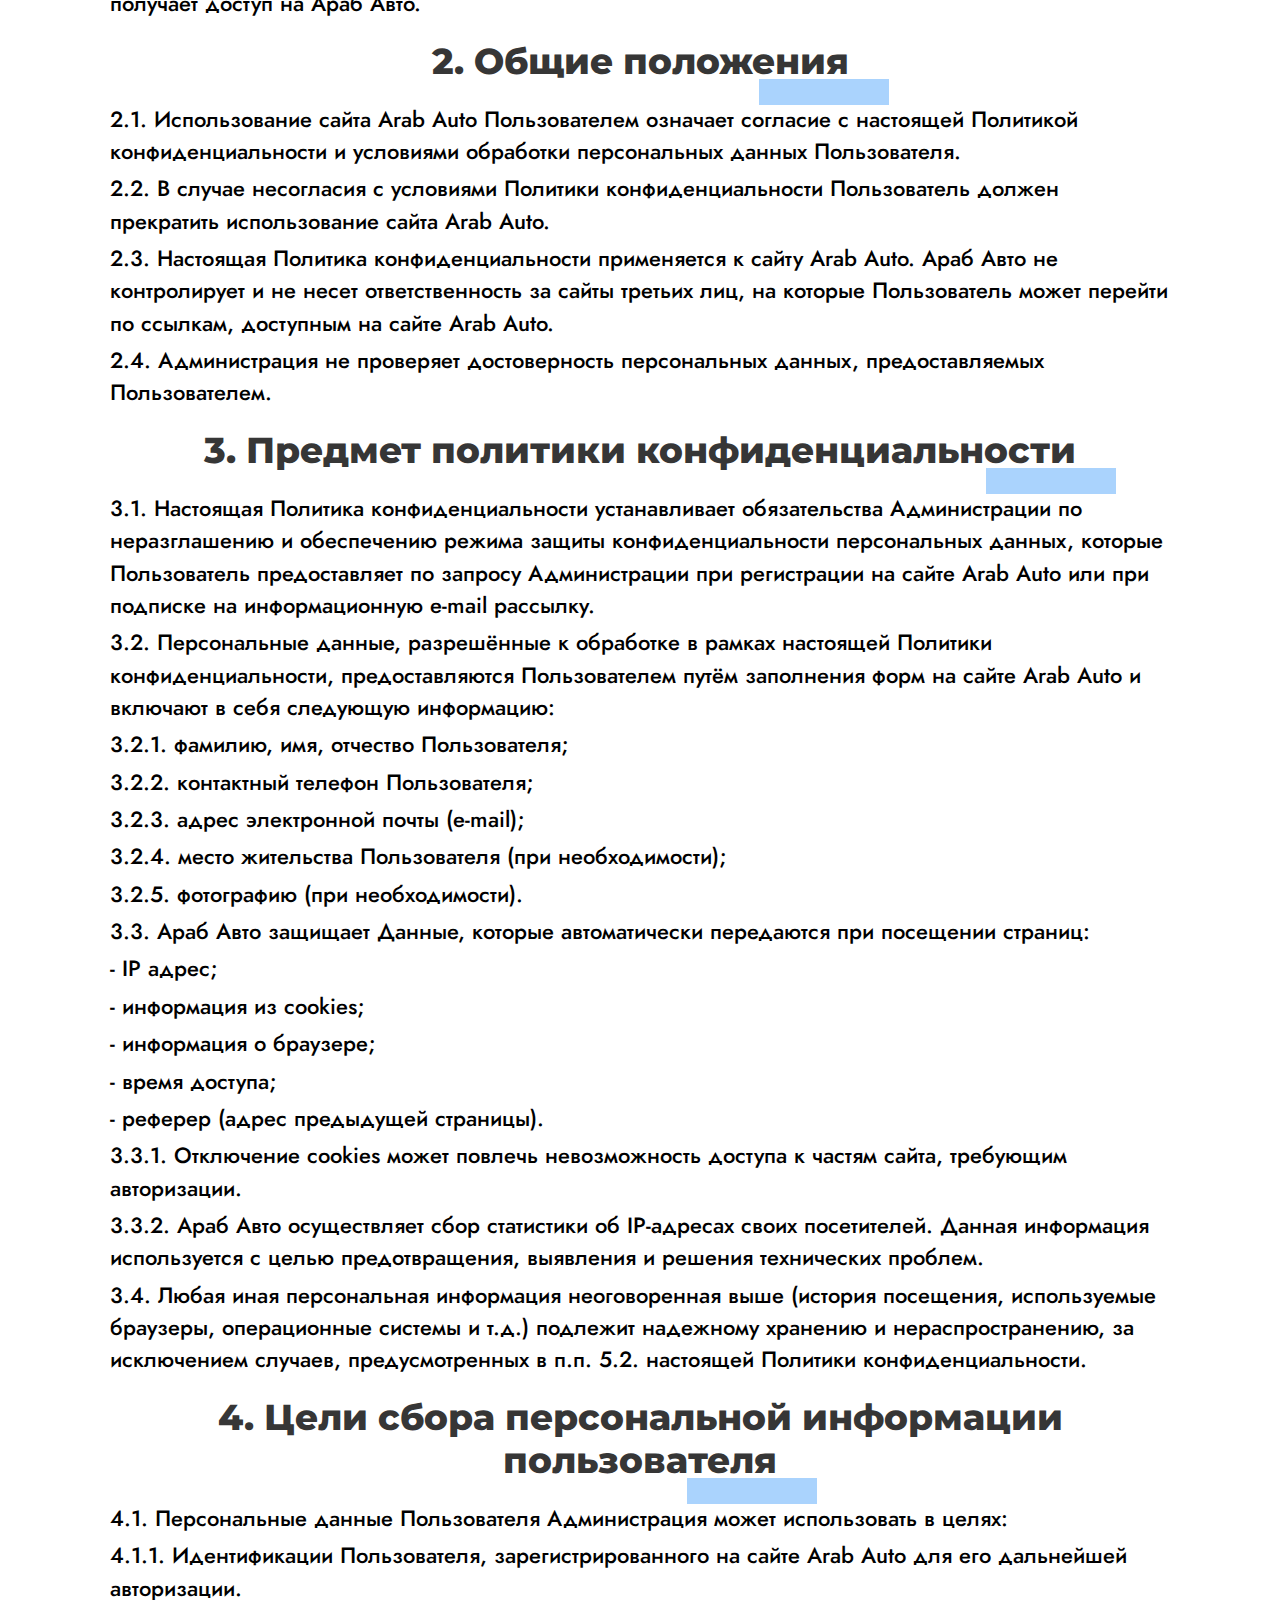
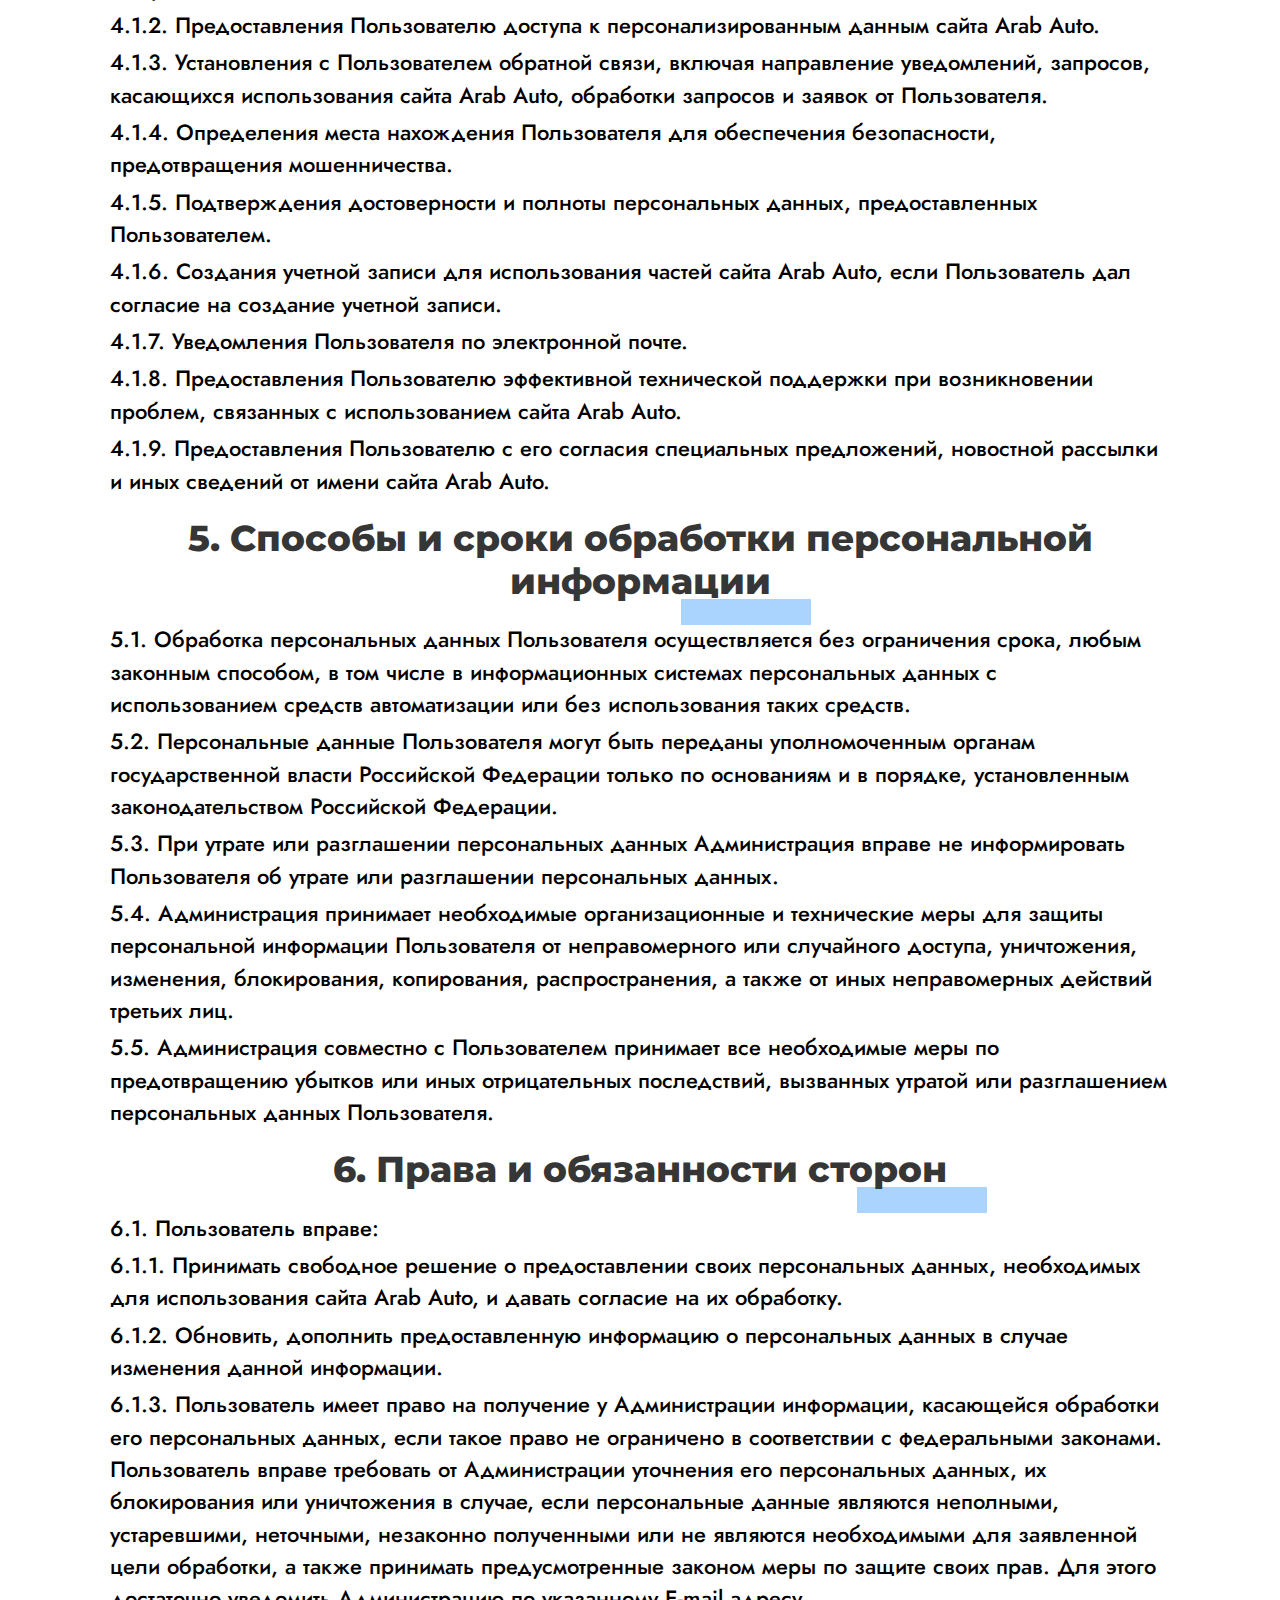
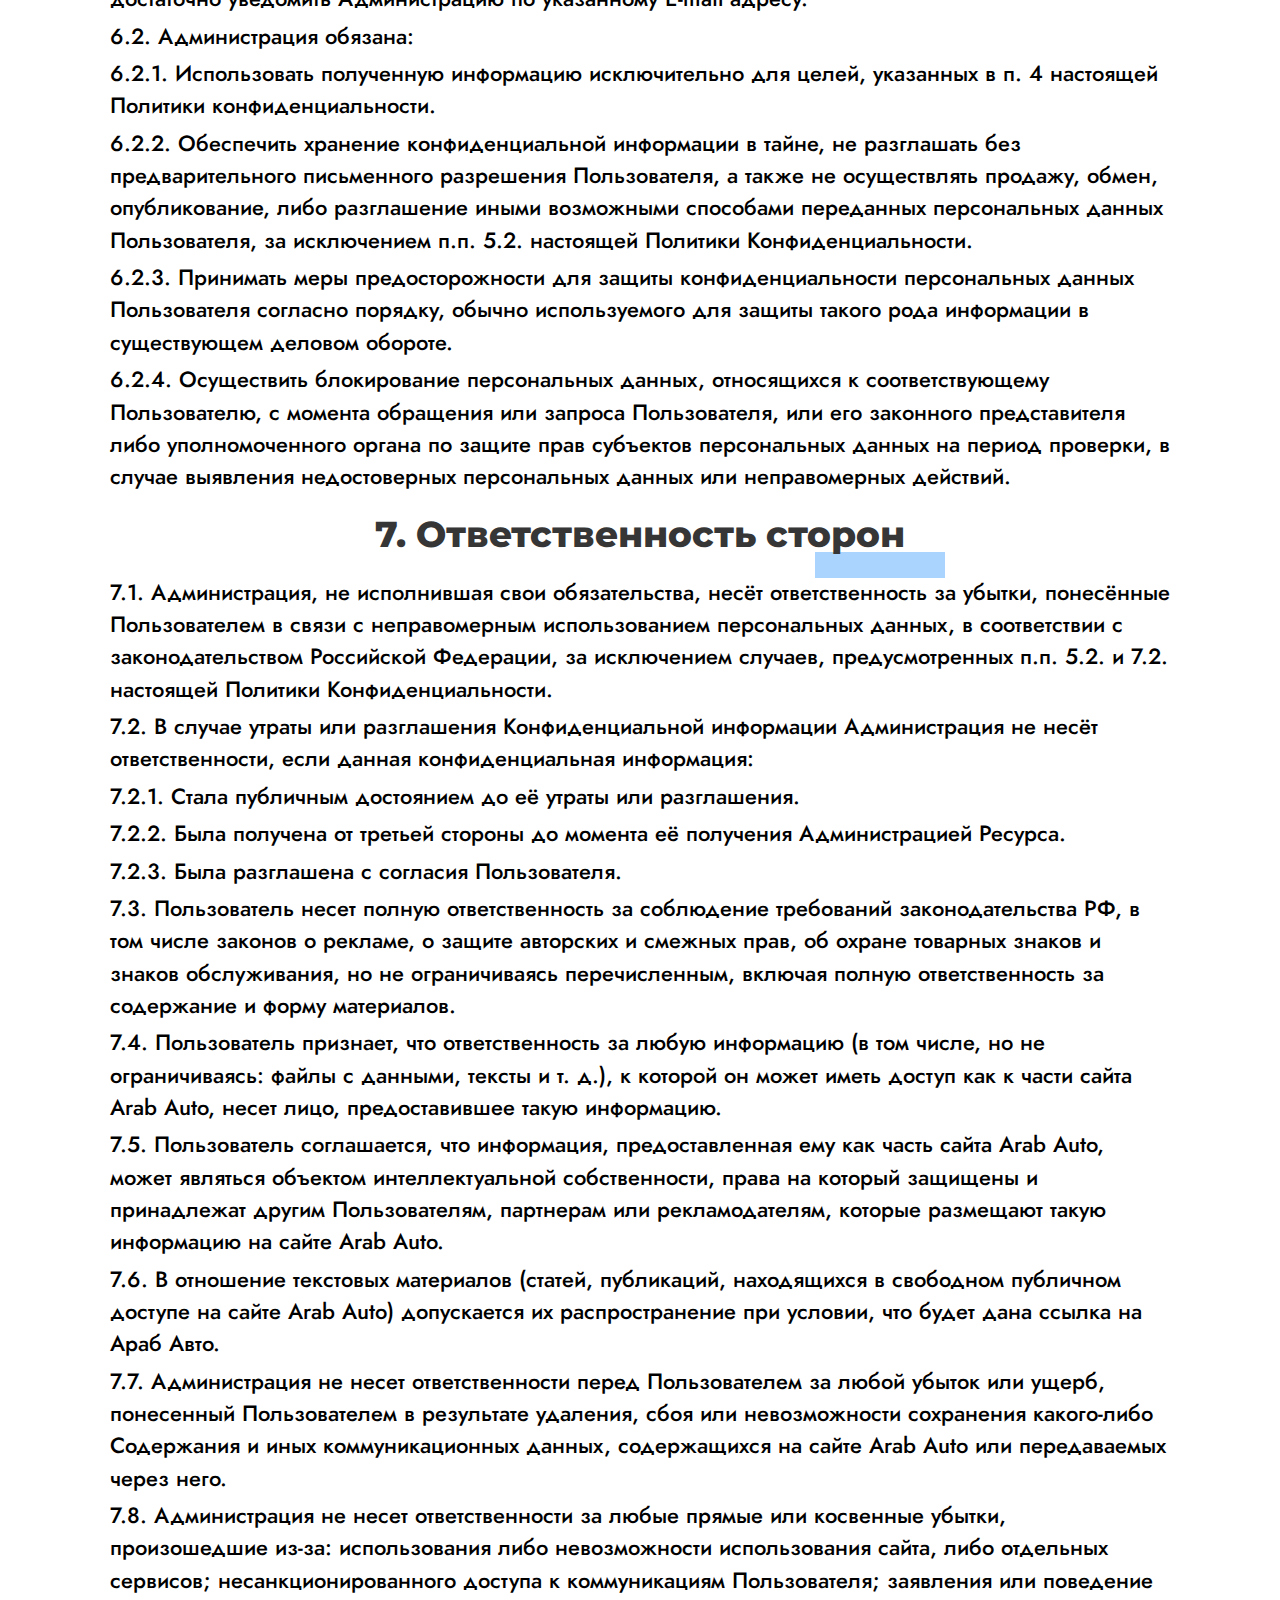
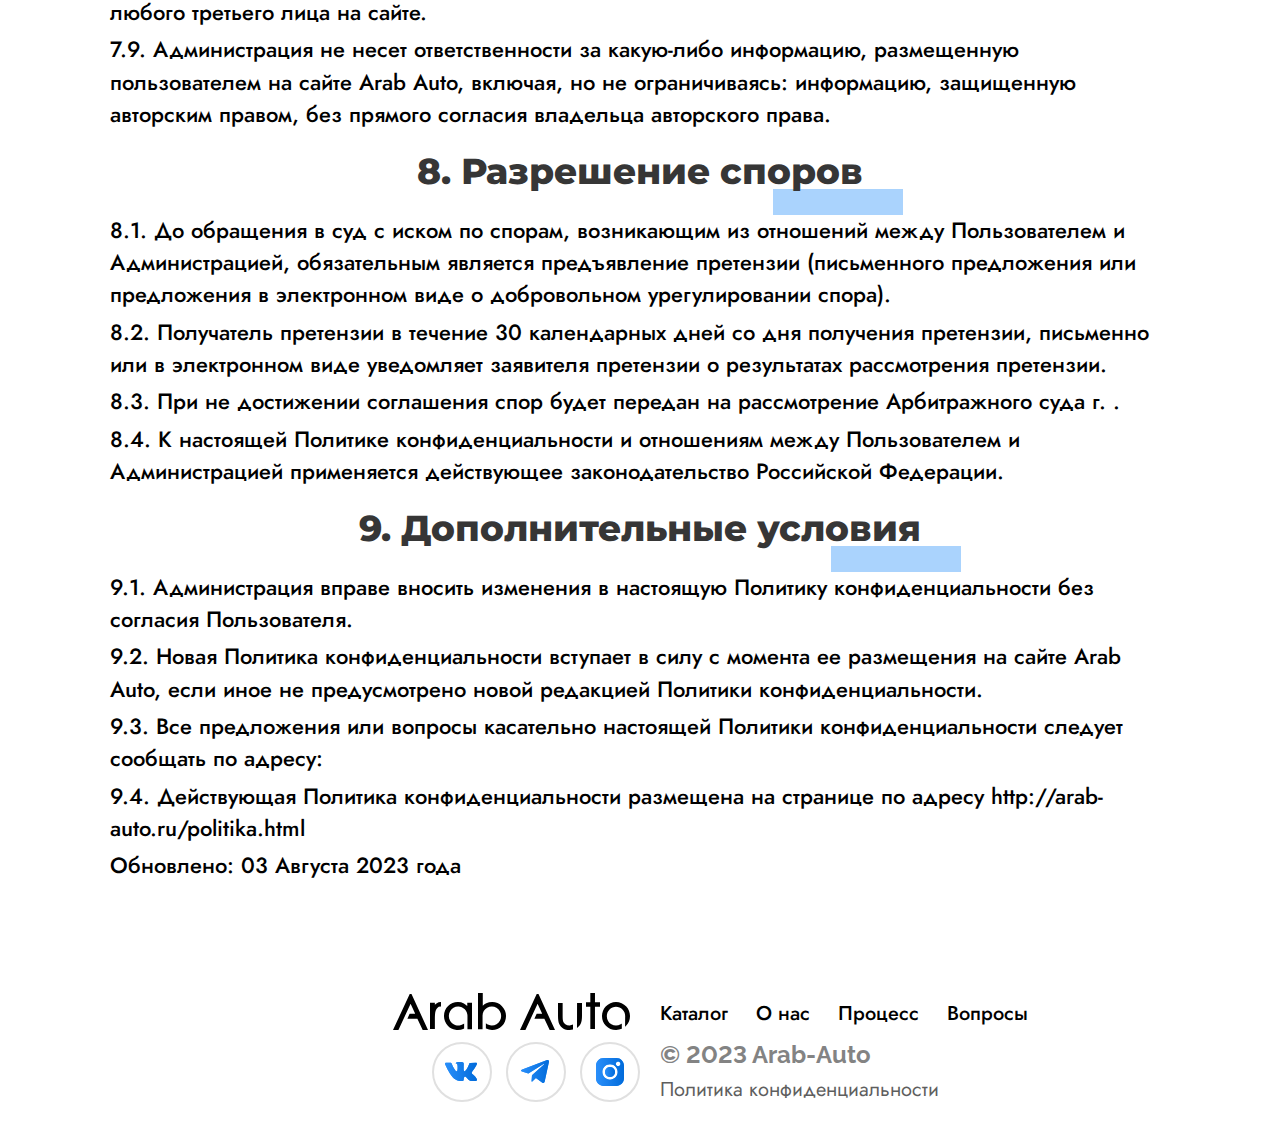
<file: politika.html>
<!DOCTYPE html>
<html lang="en">

<head>
    <meta charset="UTF-8">
    <meta http-equiv="X-UA-Compatible" content="IE=edge">
    <meta name="viewport" content="width=device-width, initial-scale=1.0">
    <title>Политика конфиденциальности</title>
    <link rel="stylesheet" href="./css/style.min.css">
    <link rel="preconnect" href="https://fonts.googleapis.com">
    <link rel="preconnect" href="https://fonts.gstatic.com" crossorigin>
    <link
        href="https://fonts.googleapis.com/css2?family=Inter:wght@600&family=Jost:wght@400;500;600;700&family=Montserrat:wght@400;700;800&family=Raleway:wght@700&display=swap"
        rel="stylesheet">
</head>

<body class="main__body">

    <!-- Header -->
    <header>
    <!-- Navbar -->
    <nav>
        <div class="container">
            <div class="navbar" id="navbar">
                <div class="logo"> <a href="index.html"> <img src="./img/logo.svg" alt=""> </a> </div>
                <ul class="menu">
                    <li class="menu__item"><a href="catalogue.html" class="menu__item-link tocatalogue" target="" data-scroll>Каталог</a></li>
                    <li class="menu__item"><a href="#leaders" class="menu__item-link" data-scroll>О нас</a></li>
                    <li class="menu__item"><a href="#process" class="menu__item-link" data-scroll>Процесс</a></li>
                    <li class="menu__item"><a href="#questions" class="menu__item-link" data-scroll>Вопросы</a></li>
                    <div class="menu__social">
                        <a href="https://vk.com/arabautocars" class="menu__item-link menu__social-item" data-scroll target="_blank"><img src="./img/vk.svg"
                                alt=""></a>
                        <a href="https://t.me/arabautocars" class="menu__item-link menu__social-item" data-scroll target="_blank"><img src="./img/tg.svg"
                                alt=""></a>
                        <a href="https://instagram.com/arabautocars" class="menu__item-link menu__social-item" data-scroll target="_blank"><img src="./img/insta.svg"
                                alt=""></a>
                    </div>
                    <div class="tocopy">
                        <a href="#" class="menu__phone" id="menu__phone" data-scroll>+7 996 322 5361</a>
                        <p class="coupon-alert">Телефон скопирован</p>
                    </div>
                </ul>
                <div class="burger">
                    <span></span>
                </div>
            </div>
        </div>
    </nav>
</header>

    <!-- Main Page -->
    <main>
        <section class="conf">
            <div class="container">
                <h1 class="conf__title title">
                    Политика конфиденциальности персональных <span>данных</span>
                </h1>
                <p class="conf__suptitle">Настоящая Политика конфиденциальности персональных данных (далее – Политика
                    конфиденциальности) действует в отношении всей информации, которую сайт Arab Auto, (далее – Араб
                    Авто)
                    расположенный на доменном имени arab-auto.ru (а также его субдоменах), может получить о Пользователе
                    во
                    время использования сайта arab-auto.ru (а также его субдоменов), его программ и его продуктов.</p>

                <div class="conf__item">
                    <h2 class="conf__item-title title">1. Определение те<span>рминов</span></h2>
                    <p class="conf__item-text">1.1 В настоящей Политике конфиденциальности используются следующие
                        термины:</p>
                    <p class="conf__item-text">1.1.1. «Администрация сайта» (далее – Администрация) – уполномоченные
                        сотрудники на управление сайтом Arab Auto, которые организуют и (или) осуществляют обработку
                        персональных данных, а также определяет цели обработки персональных данных, состав персональных
                        данных, подлежащих обработке, действия (операции), совершаемые с персональными данными.</p>
                    <p class="conf__item-text">1.1.2. «Персональные данные» - любая информация, относящаяся к прямо или
                        косвенно определенному, или определяемому физическому лицу (субъекту персональных данных).</p>
                    <p class="conf__item-text">1.1.3. «Обработка персональных данных» - любое действие (операция) или
                        совокупность действий (операций), совершаемых с использованием средств автоматизации или без
                        использования таких средств с персональными данными, включая сбор, запись, систематизацию,
                        накопление, хранение, уточнение (обновление, изменение), извлечение, использование, передачу
                        (распространение, предоставление, доступ), обезличивание, блокирование, удаление, уничтожение
                        персональных данных.</p>
                    <p class="conf__item-text">1.1.4. «Конфиденциальность персональных данных» - обязательное для
                        соблюдения Оператором или иным получившим доступ к персональным данным лицом требование не
                        допускать их распространения без согласия субъекта персональных данных или наличия иного
                        законного основания.</p>
                    <p class="conf__item-text">1.1.5. «Сайт Arab Auto» - это совокупность связанных между собой
                        веб-страниц, размещенных в сети Интернет по уникальному адресу (URL): arab-auto.ru, а также его
                        субдоменах.</p>
                    <p class="conf__item-text">1.1.6. «Субдомены» - это страницы или совокупность страниц, расположенные
                        на доменах третьего уровня, принадлежащие сайту Arab Auto, а также другие временные страницы,
                        внизу которых указана контактная информация Администрации.</p>
                    <p class="conf__item-text">1.1.5. «Пользователь сайта Arab Auto » (далее Пользователь) – лицо,
                        имеющее доступ к сайту Arab Auto, посредством сети Интернет и использующее информацию, материалы
                        и продукты сайта Arab Auto.</p>
                    <p class="conf__item-text">1.1.7. «Cookies» — небольшой фрагмент данных, отправленный веб-сервером и
                        хранимый на компьютере пользователя, который веб-клиент или веб-браузер каждый раз пересылает
                        веб-серверу в HTTP-запросе при попытке открыть страницу соответствующего сайта.</p>
                    <p class="conf__item-text">1.1.8. «IP-адрес» — уникальный сетевой адрес узла в компьютерной сети,
                        через который Пользователь получает доступ на Араб Авто.</p>

                </div>

                <div class="conf__item">
                    <h2 class="conf__item-title title">2. Общие поло<span>жения</span></h2>
                    <p class="conf__item-text">2.1. Использование сайта Arab Auto Пользователем означает согласие с
                        настоящей Политикой конфиденциальности и условиями обработки персональных данных Пользователя.
                    </p>
                    <p class="conf__item-text">2.2. В случае несогласия с условиями Политики конфиденциальности
                        Пользователь должен прекратить использование сайта Arab Auto.</p>
                    <p class="conf__item-text">2.3. Настоящая Политика конфиденциальности применяется к сайту Arab Auto.
                        Араб Авто не контролирует и не несет ответственность за сайты третьих лиц, на которые
                        Пользователь может перейти по ссылкам, доступным на сайте Arab Auto.</p>
                    <p class="conf__item-text">2.4. Администрация не проверяет достоверность персональных данных,
                        предоставляемых Пользователем.</p>


                </div>

                <div class="conf__item">
                    <h2 class="conf__item-title title">3. Предмет политики конфиденциал<span>ьности</span></h2>
                    <p class="conf__item-text">3.1. Настоящая Политика конфиденциальности устанавливает обязательства
                        Администрации по неразглашению и обеспечению режима защиты конфиденциальности персональных
                        данных, которые Пользователь предоставляет по запросу Администрации при регистрации на сайте
                        Arab Auto или при подписке на информационную e-mail рассылку.</p>
                    <p class="conf__item-text">3.2. Персональные данные, разрешённые к обработке в рамках настоящей
                        Политики конфиденциальности, предоставляются Пользователем путём заполнения форм на сайте Arab
                        Auto и включают в себя следующую информацию:</p>
                    <p class="conf__item-text">3.2.1. фамилию, имя, отчество Пользователя;</p>
                    <p class="conf__item-text">3.2.2. контактный телефон Пользователя;</p>
                    <p class="conf__item-text">3.2.3. адрес электронной почты (e-mail);</p>
                    <p class="conf__item-text">3.2.4. место жительства Пользователя (при необходимости);</p>
                    <p class="conf__item-text">3.2.5. фотографию (при необходимости).</p>
                    <p class="conf__item-text">3.3. Араб Авто защищает Данные, которые автоматически передаются при
                        посещении страниц:</p>
                    <p class="conf__item-text">- IP адрес;</p>
                    <p class="conf__item-text">- информация из cookies;</p>
                    <p class="conf__item-text">- информация о браузере;</p>
                    <p class="conf__item-text">- время доступа;</p>
                    <p class="conf__item-text">- реферер (адрес предыдущей страницы).</p>
                    <p class="conf__item-text">3.3.1. Отключение cookies может повлечь невозможность доступа к частям
                        сайта, требующим авторизации.</p>
                    <p class="conf__item-text">3.3.2. Араб Авто осуществляет сбор статистики об IP-адресах своих
                        посетителей. Данная информация используется с целью предотвращения, выявления и решения
                        технических проблем.</p>
                    <p class="conf__item-text">3.4. Любая иная персональная информация неоговоренная выше (история
                        посещения, используемые браузеры, операционные системы и т.д.) подлежит надежному хранению и
                        нераспространению, за исключением случаев, предусмотренных в п.п. 5.2. настоящей Политики
                        конфиденциальности.</p>


                </div>

                <div class="conf__item">
                    <h2 class="conf__item-title title">4. Цели сбора персональной информации пользова<span>теля</span>
                    </h2>
                    <p class="conf__item-text">4.1. Персональные данные Пользователя Администрация может использовать в
                        целях:</p>
                    <p class="conf__item-text">4.1.1. Идентификации Пользователя, зарегистрированного на сайте Arab Auto
                        для его дальнейшей авторизации.</p>
                    <p class="conf__item-text">4.1.2. Предоставления Пользователю доступа к персонализированным данным
                        сайта Arab Auto.</p>
                    <p class="conf__item-text">4.1.3. Установления с Пользователем обратной связи, включая направление
                        уведомлений, запросов, касающихся использования сайта Arab Auto, обработки запросов и заявок от
                        Пользователя.</p>
                    <p class="conf__item-text">4.1.4. Определения места нахождения Пользователя для обеспечения
                        безопасности, предотвращения мошенничества.</p>
                    <p class="conf__item-text">4.1.5. Подтверждения достоверности и полноты персональных данных,
                        предоставленных Пользователем.</p>
                    <p class="conf__item-text">4.1.6. Создания учетной записи для использования частей сайта Arab Auto,
                        если Пользователь дал согласие на создание учетной записи.</p>
                    <p class="conf__item-text">4.1.7. Уведомления Пользователя по электронной почте.</p>
                    <p class="conf__item-text">4.1.8. Предоставления Пользователю эффективной технической поддержки при
                        возникновении проблем, связанных с использованием сайта Arab Auto.</p>
                    <p class="conf__item-text">4.1.9. Предоставления Пользователю с его согласия специальных
                        предложений, новостной рассылки и иных сведений от имени сайта Arab Auto.</p>


                </div>

                <div class="conf__item">
                    <h2 class="conf__item-title title">5. Способы и сроки обработки персональной информ<span>ации</span>
                    </h2>
                    <p class="conf__item-text">5.1. Обработка персональных данных Пользователя осуществляется без
                        ограничения срока, любым законным способом, в том числе в информационных системах персональных
                        данных с использованием средств автоматизации или без использования таких средств.</p>
                    <p class="conf__item-text">5.2. Персональные данные Пользователя могут быть переданы уполномоченным
                        органам государственной власти Российской Федерации только по основаниям и в порядке,
                        установленным законодательством Российской Федерации.</p>
                    <p class="conf__item-text">5.3. При утрате или разглашении персональных данных Администрация вправе
                        не информировать Пользователя об утрате или разглашении персональных данных.</p>
                    <p class="conf__item-text">5.4. Администрация принимает необходимые организационные и технические
                        меры для защиты персональной информации Пользователя от неправомерного или случайного доступа,
                        уничтожения, изменения, блокирования, копирования, распространения, а также от иных
                        неправомерных действий третьих лиц.</p>
                    <p class="conf__item-text">5.5. Администрация совместно с Пользователем принимает все необходимые
                        меры по предотвращению убытков или иных отрицательных последствий, вызванных утратой или
                        разглашением персональных данных Пользователя.</p>



                </div>

                <div class="conf__item">
                    <h2 class="conf__item-title title">6. Права и обязанности ст<span>орон</span>
                    </h2>
                    <p class="conf__item-text">6.1. Пользователь вправе:</p>
                    <p class="conf__item-text">6.1.1. Принимать свободное решение о предоставлении своих персональных
                        данных, необходимых для использования сайта Arab Auto, и давать согласие на их обработку.</p>
                    <p class="conf__item-text">6.1.2. Обновить, дополнить предоставленную информацию о персональных
                        данных в случае изменения данной информации.</p>
                    <p class="conf__item-text">6.1.3. Пользователь имеет право на получение у Администрации информации,
                        касающейся обработки его персональных данных, если такое право не ограничено в соответствии с
                        федеральными законами. Пользователь вправе требовать от Администрации уточнения его персональных
                        данных, их блокирования или уничтожения в случае, если персональные данные являются неполными,
                        устаревшими, неточными, незаконно полученными или не являются необходимыми для заявленной цели
                        обработки, а также принимать предусмотренные законом меры по защите своих прав. Для этого
                        достаточно уведомить Администрацию по указанному E-mail адресу.</p>
                    <p class="conf__item-text">6.2. Администрация обязана:</p>
                    <p class="conf__item-text">6.2.1. Использовать полученную информацию исключительно для целей,
                        указанных в п. 4 настоящей Политики конфиденциальности.</p>
                    <p class="conf__item-text">6.2.2. Обеспечить хранение конфиденциальной информации в тайне, не
                        разглашать без предварительного письменного разрешения Пользователя, а также не осуществлять
                        продажу, обмен, опубликование, либо разглашение иными возможными способами переданных
                        персональных данных Пользователя, за исключением п.п. 5.2. настоящей Политики
                        Конфиденциальности.</p>
                    <p class="conf__item-text">6.2.3. Принимать меры предосторожности для защиты конфиденциальности
                        персональных данных Пользователя согласно порядку, обычно используемого для защиты такого рода
                        информации в существующем деловом обороте.</p>
                    <p class="conf__item-text">6.2.4. Осуществить блокирование персональных данных, относящихся к
                        соответствующему Пользователю, с момента обращения или запроса Пользователя, или его законного
                        представителя либо уполномоченного органа по защите прав субъектов персональных данных на период
                        проверки, в случае выявления недостоверных персональных данных или неправомерных действий.</p>

                </div>

                <div class="conf__item">
                    <h2 class="conf__item-title title">7. Ответственность ст<span>орон</span>
                    </h2>
                    <p class="conf__item-text">7.1. Администрация, не исполнившая свои обязательства, несёт
                        ответственность за убытки, понесённые Пользователем в связи с неправомерным использованием
                        персональных данных, в соответствии с законодательством Российской Федерации, за исключением
                        случаев, предусмотренных п.п. 5.2. и 7.2. настоящей Политики Конфиденциальности.</p>
                    <p class="conf__item-text">7.2. В случае утраты или разглашения Конфиденциальной информации
                        Администрация не несёт ответственности, если данная конфиденциальная информация:</p>
                    <p class="conf__item-text">7.2.1. Стала публичным достоянием до её утраты или разглашения.</p>
                    <p class="conf__item-text">7.2.2. Была получена от третьей стороны до момента её получения
                        Администрацией Ресурса.</p>
                    <p class="conf__item-text">7.2.3. Была разглашена с согласия Пользователя.</p>
                    <p class="conf__item-text">7.3. Пользователь несет полную ответственность за соблюдение требований
                        законодательства РФ, в том числе законов о рекламе, о защите авторских и смежных прав, об охране
                        товарных знаков и знаков обслуживания, но не ограничиваясь перечисленным, включая полную
                        ответственность за содержание и форму материалов.</p>
                    <p class="conf__item-text">7.4. Пользователь признает, что ответственность за любую информацию (в
                        том числе, но не ограничиваясь: файлы с данными, тексты и т. д.), к которой он может иметь
                        доступ как к части сайта Arab Auto, несет лицо, предоставившее такую информацию.</p>
                    <p class="conf__item-text">7.5. Пользователь соглашается, что информация, предоставленная ему как
                        часть сайта Arab Auto, может являться объектом интеллектуальной собственности, права на который
                        защищены и принадлежат другим Пользователям, партнерам или рекламодателям, которые размещают
                        такую информацию на сайте Arab Auto.</p>
                    <p class="conf__item-text">7.6. В отношение текстовых материалов (статей, публикаций, находящихся в
                        свободном публичном доступе на сайте Arab Auto) допускается их распространение при условии, что
                        будет дана ссылка на Араб Авто.</p>
                    <p class="conf__item-text">7.7. Администрация не несет ответственности перед Пользователем за любой
                        убыток или ущерб, понесенный Пользователем в результате удаления, сбоя или невозможности
                        сохранения какого-либо Содержания и иных коммуникационных данных, содержащихся на сайте Arab
                        Auto или передаваемых через него.</p>
                    <p class="conf__item-text">7.8. Администрация не несет ответственности за любые прямые или косвенные
                        убытки, произошедшие из-за: использования либо невозможности использования сайта, либо отдельных
                        сервисов; несанкционированного доступа к коммуникациям Пользователя; заявления или поведение
                        любого третьего лица на сайте.</p>
                    <p class="conf__item-text">7.9. Администрация не несет ответственности за какую-либо информацию,
                        размещенную пользователем на сайте Arab Auto, включая, но не ограничиваясь: информацию,
                        защищенную авторским правом, без прямого согласия владельца авторского права.</p>
                </div>

                <div class="conf__item">
                    <h2 class="conf__item-title title">8. Разрешение сп<span>оров</span>
                    </h2>
                    <p class="conf__item-text">8.1. До обращения в суд с иском по спорам, возникающим из отношений между Пользователем и
                        Администрацией,
                        обязательным является предъявление претензии (письменного предложения или предложения в
                        электронном виде о
                        добровольном урегулировании спора).</p>
                    <p class="conf__item-text">8.2. Получатель претензии в течение 30 календарных дней со дня получения претензии, письменно или
                        в электронном
                        виде уведомляет заявителя претензии о результатах рассмотрения претензии.</p>
                    <p class="conf__item-text">8.3. При не достижении соглашения спор будет передан на рассмотрение Арбитражного суда г. .</p>
                    <p class="conf__item-text">8.4. К настоящей Политике конфиденциальности и отношениям между Пользователем и Администрацией
                        применяется
                        действующее законодательство Российской Федерации.</p>

                </div>

                <div class="conf__item">
                    <h2 class="conf__item-title title">9. Дополнительные усл<span>овия</span>
                    </h2>
                    <p class="conf__item-text">9.1. Администрация вправе вносить изменения в настоящую Политику конфиденциальности без согласия
                        Пользователя.</p>
                    <p class="conf__item-text">9.2. Новая Политика конфиденциальности вступает в силу с момента ее размещения на сайте Arab
                        Auto, если иное не предусмотрено новой редакцией Политики конфиденциальности.</p>
                    <p class="conf__item-text">9.3. Все предложения или вопросы касательно настоящей Политики конфиденциальности следует
                        сообщать по адресу:</p>
                    <p class="conf__item-text">9.4. Действующая Политика конфиденциальности размещена на странице по адресу
                        http://arab-auto.ru/politika.html</p>
                    <p class="conf__item-text">Обновлено: 03 Августа 2023 года</p>

                </div>

            </div>

            </div>
        </section>
    </main>

    <!-- Footer -->
    <footer>
    <div class="container">
        <div class="footer__navbar">
            <a  href="#navbar" class="footer__logo"><img src="./img/logo.svg" alt=""></a>
            <div class="footer__links">
                <a class="footer__link" href="catalogue.html">Каталог</a>
                <a class="footer__link" href="#leaders">О нас</a>
                <a class="footer__link" href="#process">Процесс</a>
                <a class="footer__link" href="#questions">Вопросы</a>
            </div>
            <div class="footer__socials">
                <div class="footer__social"><img src="./img/vk.svg" alt=""></div>
                <div class="footer__social"><img src="./img/tg.svg" alt=""></div>
                <div class="footer__social"><img src="./img/insta.svg" alt=""></div>
            </div>
            <div class="footer__copy">
                <div class="footer__copy-year">© 2023 Arab-Auto</div>
                <a href="politika.html" class="footer__copy-text">Политика конфиденциальности</a>
            </div>
        </div>
</footer>

</body>

<script src="./js/scripts.min.js"></script>


</html>
</file>
<file: css/style.min.css>
*{padding:0;margin:0;border:0}*,:after,:before{-webkit-box-sizing:border-box;box-sizing:border-box}aside,footer,header,nav,section{display:block}body{line-height:1;-ms-text-size-adjust:100%;-moz-text-size-adjust:100%;-webkit-text-size-adjust:100%}input::-ms-clear{display:none}button{cursor:pointer}button::-moz-focus-inner{padding:0;border:0}a,a:visited{text-decoration:none}a:hover{text-decoration:none}ul li{list-style:none}img{vertical-align:top}h1,h2,h3,h4,h5,h6{font-weight:inherit;font-size:inherit}.container{max-width:1360px;width:100%;margin:0 auto;padding:0 20px}body{font-family:Montserrat,sans-serif;overflow-x:hidden}body.locked{overflow:hidden}@-webkit-keyframes fade{0%{opacity:0}100%{opacity:1}}@keyframes fade{0%{opacity:0}100%{opacity:1}}.btn{font-style:normal;font-weight:700;font-size:18px;line-height:22px;text-transform:uppercase;display:inline-block;display:-webkit-box;display:-ms-flexbox;display:flex;-webkit-box-pack:center;-ms-flex-pack:center;justify-content:center;-webkit-box-align:center;-ms-flex-align:center;align-items:center;padding:15px 0;-webkit-transition:all .3s ease;-o-transition:all .3s ease;transition:all .3s ease}.btn__outline{color:#153344;-webkit-transition:all .3s ease;-o-transition:all .3s ease;transition:all .3s ease}.btn__outline:hover{color:rgba(43,144,251,.8);-webkit-transition:all .3s ease;-o-transition:all .3s ease;transition:all .3s ease}.btn__primary{color:#fff;background-color:#153344;-webkit-transition:all .3s ease;-o-transition:all .3s ease;transition:all .3s ease}.btn__primary.acrive{display:block}.btn__primary:hover{background-color:#010d14;-webkit-transition:all .3s ease;-o-transition:all .3s ease;transition:all .3s ease}.title{color:var(--dark,#363636);font-variant-numeric:lining-nums proportional-nums;font-family:Montserrat;font-size:72px;font-style:normal;font-weight:800;line-height:147.5%;position:relative;z-index:1}.title ::after{position:absolute;content:"";width:230px;height:46px;background:rgba(43,144,251,.4);top:105px;right:-20px;z-index:-1}nav{z-index:1000000}.navbar{z-index:10000;display:-webkit-box;display:-ms-flexbox;display:flex;width:100%;-webkit-box-align:center;-ms-flex-align:center;align-items:center;margin-top:20px}.logo{padding-right:40px}.menu{display:-webkit-box;display:-ms-flexbox;display:flex;padding-top:10px;-webkit-box-align:center;-ms-flex-align:center;align-items:center}.menu__social{display:-webkit-box;display:-ms-flexbox;display:flex;gap:14px;margin-left:auto;padding-left:120px;-webkit-transition:.3s all;-o-transition:.3s all;transition:.3s all}.menu__social-item:hover{-webkit-transform:translateY(-3px);-ms-transform:translateY(-3px);transform:translateY(-3px)}.menu__phone{padding-left:30px;color:#000;text-align:right;font-variant-numeric:lining-nums proportional-nums;font-family:Jost;font-size:24px;font-style:normal;font-weight:700;line-height:110%;position:relative}.menu__item{padding-right:28px}.menu__item.with__submenu{position:relative;display:-webkit-box;display:-ms-flexbox;display:flex;-webkit-box-align:center;-ms-flex-align:center;align-items:center}.menu__item.with__submenu img{margin-top:6px;margin-left:3px;-webkit-transition:.3s all;-o-transition:.3s all;transition:.3s all}.menu__item.with__submenu .submenu{display:none;position:absolute;left:0;right:0;top:25px;background:#153344}.menu__item.with__submenu .submenu.active{display:block;-webkit-animation:fade .3s linear;animation:fade .3s linear}.menu__item.with__submenu .submenu__link{color:#000;font-variant-numeric:lining-nums proportional-nums;font-family:Jost;font-size:20px;font-style:normal;font-weight:500;line-height:110%;text-transform:capitalize;-webkit-transition:.3s;-o-transition:.3s;transition:.3s}.menu__item.with__submenu .submenu__link:hover{background:rgba(43,144,251,.8)}.menu__item-link{color:#000;font-variant-numeric:lining-nums proportional-nums;font-family:Jost;font-size:20px;font-style:normal;font-weight:500;line-height:110%;text-transform:capitalize;-webkit-transition:all .3s;-o-transition:all .3s;transition:all .3s;display:-webkit-box;display:-ms-flexbox;display:flex;-webkit-box-align:center;-ms-flex-align:center;align-items:center}.menu__item-link .submenu__arrow{margin-left:10px;-webkit-transition:.3s all;-o-transition:.3s all;transition:.3s all}.menu__item-link .submenu__arrow.active{display:-webkit-box;display:-ms-flexbox;display:flex;-webkit-transform:rotate(180deg);-ms-transform:rotate(180deg);transform:rotate(180deg);-webkit-transition:.3s all;-o-transition:.3s all;transition:.3s all}.menu__item-link.trigger__link.active{color:rgba(43,144,251,.8)}.menu__item-link.trigger__link.active .submenu__path{fill:rgba(43,144,251,.8);-webkit-transition:.3s all;-o-transition:.3s all;transition:.3s all}.menu__item-link.trigger__link:hover .submenu__path{fill:rgba(43,144,251,.8);-webkit-transition:.3s all;-o-transition:.3s all;transition:.3s all}.menu__item-link .submenu__path{-webkit-transition:.3s all;-o-transition:.3s all;transition:.3s all}.menu__item-link:hover{color:rgba(43,144,251,.8)}.menu__item-link:hover::after{width:75%;-webkit-transition:all .3s;-o-transition:all .3s;transition:all .3s}.nav__btns{margin-left:auto;display:-webkit-box;display:-ms-flexbox;display:flex}.nav__btns.active{display:-webkit-box;display:-ms-flexbox;display:flex;position:absolute;left:0;right:0;bottom:0;z-index:333;gap:10px}.nav__btn{padding:15px 30px}.nav__btn.active{display:-webkit-box;display:-ms-flexbox;display:flex}.burger{display:none;cursor:pointer}.tocopy{position:relative}.coupon-alert{display:none;color:green;position:absolute;left:60px}.container2{max-width:1820px;width:100%;margin:0 auto;padding:0 10px}.hero{padding-top:48px}.hero__wrapper{display:-webkit-box;display:-ms-flexbox;display:flex;-ms-flex-wrap:wrap;flex-wrap:wrap;gap:31px}.hero__img{border-radius:60px;background-image:url(../img/herobg.jpg);width:847px;height:822px;background-repeat:no-repeat;background-position:center}.hero__info{border-radius:60px;border:3px solid #eee;max-width:50%;width:50%}.hero__title{margin-left:54px;padding-bottom:29px;padding-top:200px;max-width:725px;color:var(--dark,#363636);font-variant-numeric:lining-nums proportional-nums;font-family:Montserrat;font-size:51px;font-style:normal;font-weight:800;line-height:120%;text-transform:uppercase}.hero__title span{background:-webkit-gradient(linear,left top,right top,from(#2b90fb),to(#006ad9));background:-o-linear-gradient(left,#2b90fb 0,#006ad9 100%);background:linear-gradient(90deg,#2b90fb 0,#006ad9 100%);background-clip:text;-webkit-background-clip:text;-webkit-text-fill-color:transparent;font-variant-numeric:lining-nums proportional-nums;text-transform:uppercase}.hero__buttons{margin-left:54px;display:-webkit-box;display:-ms-flexbox;display:flex;gap:21px}.hero__buton-call{color:#fff;font-variant-numeric:lining-nums proportional-nums;font-family:Raleway;font-size:21px;font-style:normal;font-weight:700;line-height:147.5%;border-radius:54px;background:var(--linear-1,linear-gradient(90deg,#2b90fb 0,#006ad9 100%));-webkit-box-shadow:0 15px 19px 0 rgba(68,105,196,.28);box-shadow:0 15px 19px 0 rgba(68,105,196,.28);padding:19px 28px 18px 28px;-webkit-transition:.3s all;-o-transition:.3s all;transition:.3s all;color:#fff;font-variant-numeric:lining-nums proportional-nums;font-family:Raleway;font-size:21px;font-style:normal;font-weight:700;line-height:147.5%;-webkit-box-align:center;-ms-flex-align:center;align-items:center}.hero__buton-call a{color:#fff;font-variant-numeric:lining-nums proportional-nums;font-family:Raleway;font-size:21px;font-style:normal;font-weight:700;line-height:147.5%;-webkit-box-align:center;-ms-flex-align:center;align-items:center}.hero__buton-call:hover{border-radius:54px;background:-webkit-gradient(linear,left top,right top,from(#429eff),to(#0b78ec));background:-o-linear-gradient(left,#429eff 0,#0b78ec 100%);background:linear-gradient(90deg,#429eff 0,#0b78ec 100%);-webkit-box-shadow:0 15px 29px 0 rgba(68,105,196,.39);box-shadow:0 15px 29px 0 rgba(68,105,196,.39);-webkit-transform:translateY(-3px);-ms-transform:translateY(-3px);transform:translateY(-3px)}.hero__buton-call:active{border-radius:54px;background:-webkit-gradient(linear,left top,right top,from(#2585ea),to(#0063cc));background:-o-linear-gradient(left,#2585ea 0,#0063cc 100%);background:linear-gradient(90deg,#2585ea 0,#0063cc 100%);-webkit-box-shadow:0 9px 11px 0 rgba(68,105,196,.22);box-shadow:0 9px 11px 0 rgba(68,105,196,.22)}.hero__buton-catalogue{color:#282828;font-variant-numeric:lining-nums proportional-nums;font-family:Raleway;font-size:21px;font-style:normal;font-weight:700;line-height:147.5%;border-radius:54px;border:4px solid #ebebeb;background:#fff;padding:17px 34px;-webkit-transition:.3s all;-o-transition:.3s all;transition:.3s all}.hero__buton-catalogue a{color:#282828;font-variant-numeric:lining-nums proportional-nums;font-family:Raleway;font-size:21px;font-style:normal;font-weight:700;line-height:147.5%}.hero__buton-catalogue:hover{border-radius:54px;border:4px solid #ebebeb;background:#fff;-webkit-transform:translateY(-3px);-ms-transform:translateY(-3px);transform:translateY(-3px)}.hero__buton-catalogue:active{border-radius:54px;border:4px solid #ebebeb;background:#f4f4f4}.hero__points{padding-top:79px;margin-left:54px}.hero__point{padding-bottom:16px;color:var(--dark,#363636);font-family:Jost;font-size:24px;font-style:normal;font-weight:600;line-height:130.5%;max-width:582px;position:relative;padding-left:16px}.hero__point::after{position:absolute;content:"";top:12px;left:0;width:7px;height:8px;border-radius:50%;background:#2b90fb}.assort__title{color:var(--dark,#363636);font-variant-numeric:lining-nums proportional-nums;font-family:Montserrat;font-size:72px;font-style:normal;font-weight:800;line-height:147.5%;padding-top:50px;padding-bottom:50px;max-width:1083px;position:relative;z-index:-1}.assort__title ::after{position:absolute;content:"";width:230px;height:46px;background:rgba(43,144,251,.4);top:103px;right:-10px;z-index:-1}.assort__items{display:-webkit-box;display:-ms-flexbox;display:flex;-ms-flex-wrap:wrap;flex-wrap:wrap;-webkit-box-pack:justify;-ms-flex-pack:justify;justify-content:space-between;gap:20px;padding-bottom:50px}.assort__item{max-width:420px;width:100%;border:4px solid #ececec;padding-left:25px;-webkit-transition:.3s all;-o-transition:.3s all;transition:.3s all}.assort__item:hover{border:4px solid var(--2-b-91-fb,#2b90fb);-webkit-transform:translateY(-10px);-ms-transform:translateY(-10px);transform:translateY(-10px);-webkit-transition:.3s all;-o-transition:.3s all;transition:.3s all}.assort__item-wrapper{display:-webkit-box;display:-ms-flexbox;display:flex;gap:20px;padding-top:30px}.assort__img{padding-top:17px;padding-bottom:24px}.assort__item-car{width:239px;padding-right:17px;padding-bottom:8px;position:relative;color:#3f3f3f;font-variant-numeric:lining-nums proportional-nums;font-family:Jost;font-size:17px;font-style:normal;font-weight:400;line-height:147.5%}.assort__item-car::after{position:absolute;content:"";width:6px;height:6px;background:#2b91fb;top:11px;left:-12px;border-radius:50%}.assort__item-car span{color:#afafaf;font-variant-numeric:lining-nums proportional-nums;font-family:Jost;font-size:18px;font-style:normal;font-weight:400;line-height:147.5%}.assort__item-price{color:#7c7c7c;font-variant-numeric:lining-nums proportional-nums;font-family:Raleway;font-size:37px;font-style:normal;font-weight:700;line-height:147.5%;padding-bottom:21px}.leader__title{position:relative;max-width:916px;padding-bottom:66px}.leader__title span{position:relative}.leader__title ::after{position:absolute;content:"";width:230px;height:46px;background:rgba(43,144,251,.4);top:45px;right:-30px;z-index:-1}.leader__wrapper{display:-webkit-box;display:-ms-flexbox;display:flex;-webkit-box-pack:justify;-ms-flex-pack:justify;justify-content:space-between;padding-bottom:70px}.leader__wrapper2{padding-bottom:0}.leader__text{color:#000;font-variant-numeric:lining-nums proportional-nums;font-family:Jost;font-size:22px;font-style:normal;font-weight:400;line-height:147.5%;max-width:660px}.leader__text2{padding-top:20px}.leader__comment{margin-top:70px;max-width:500px;display:inline-block;border:3px solid #ededed;margin-bottom:20px}.leader__comment2{margin-top:0;margin-bottom:190px}.leader__comment-text{padding-top:40px;padding-left:34px;padding-bottom:14px;color:#646464;font-variant-numeric:lining-nums proportional-nums;font-family:Jost;font-size:22px;font-style:normal;font-weight:500;line-height:147.5%;position:relative}.leader__comment-text::after{position:absolute;content:"";background-image:url(../img/comment.svg);height:52px;width:52px;top:-36px;left:35px;background-repeat:no-repeat}.leader__comment-name{padding-bottom:28px;padding-left:34px;color:#000;font-variant-numeric:lining-nums proportional-nums;font-family:Jost;font-size:22px;font-style:normal;font-weight:700;line-height:147.5%}.leader__items{display:-webkit-box;display:-ms-flexbox;display:flex;gap:20px;padding-bottom:90px;-webkit-box-pack:justify;-ms-flex-pack:justify;justify-content:space-between}.leader__item{border:3px solid #ebebeb;max-width:310px;max-height:310px;-webkit-transition:.3s all;-o-transition:.3s all;transition:.3s all}.leader__item:hover{-webkit-transform:translateY(-10px);-ms-transform:translateY(-10px);transform:translateY(-10px);cursor:pointer;border:3px solid var(--2-b-91-fb,#2b90fb)}.leader__item-img{padding-top:50px;margin-left:auto;margin-right:auto;-webkit-box-align:center;-ms-flex-align:center;align-items:center;-webkit-box-pack:center;-ms-flex-pack:center;justify-content:center;text-align:center;padding-bottom:32px}.leader__item-text{color:#000;text-align:center;font-family:Jost;font-size:18px;font-style:normal;font-weight:600;line-height:130.5%;margin-left:auto;margin-right:auto;padding-left:22px;padding-right:23px;padding-bottom:30px}.section__request{margin-top:40px}.request{display:-webkit-box;display:-ms-flexbox;display:flex;-webkit-box-pack:justify;-ms-flex-pack:justify;justify-content:space-between;border-radius:60px;padding-bottom:100px;margin-bottom:50px;background-image:url(../img/bgwithcar.jpg);background-repeat:no-repeat;background-position:center;background-position:center center;background-size:100%}.request__text{padding-top:100px;padding-left:60px;padding-bottom:55px;color:var(--dark,#363636);font-variant-numeric:lining-nums proportional-nums;font-family:Jost;font-size:24px;font-style:normal;font-weight:700;line-height:135%;max-width:580px;margin-top:60px}.request__button{margin-left:60px;padding-top:20px;padding-bottom:20px}.request__img{margin-right:32px;margin-top:62px}.process{border-top:3px solid #f1f1f1;border-bottom:3px solid #f1f1f1}.process__title{padding-top:70px}.process__items{display:grid;grid-template-columns:1fr 1fr 1fr;grid-template-rows:1fr 1fr;gap:80px;padding-bottom:70px}.process__item{border:3px solid #eaeaea;background:#fff;max-width:420px;width:100%;display:-webkit-box;display:-ms-flexbox;display:flex;gap:13px;height:142px;-webkit-box-align:center;-ms-flex-align:center;align-items:center;width:420px}.process__item-after{position:relative}.process__item-after::after{position:absolute;content:"";width:48px;height:3px;background:#e2e2e2;top:50%;right:-16%}.process__item-finish{position:relative}.process__item-finish::after{position:absolute;content:"";width:107px;height:107px;background-image:url(../img/finish.svg);background-repeat:no-repeat;top:35%;right:-12%}.process__number{color:rgba(170,211,253,.44);font-family:Montserrat;font-size:125px;font-style:normal;font-weight:800;line-height:normal;padding-left:30px}.process__text{color:var(--dark,#363636);text-align:center;font-family:Jost;font-size:25px;font-style:normal;font-weight:600;line-height:125%;margin-right:20px}.accordion{padding-bottom:100px}.accordion .accordion__item{margin-bottom:10px}.accordion .accordion__item.accordion__item-active .accordion__item-content{display:block}.accordion .accordion__item.accordion__item-active .line2{-webkit-transform:translate(0)!important;-ms-transform:translate(0)!important;transform:translate(0)!important;-webkit-transition:.1s all ease;-o-transition:.1s all ease;transition:.1s all ease}.accordion .accordion__item.accordion__item-active .line1{opacity:0;-webkit-transition:.1s all ease;-o-transition:.1s all ease;transition:.1s all ease}.accordion .accordion__item .accordion__item-trigger{display:-webkit-box;display:-ms-flexbox;display:flex;padding:20px 0;-webkit-box-align:center;-ms-flex-align:center;align-items:center;cursor:pointer;border-radius:70px;border:4px solid #f3f3f3;background:#fff}.accordion .accordion__item .accordion__item-trigger .trigger__num{margin-right:10px;font-style:normal;font-weight:700;font-size:16px;line-height:22px;letter-spacing:.035em;color:#8547c6}.accordion .accordion__item .accordion__item-trigger .trigger__text{color:#333;font-family:Jost;font-size:26px;font-style:normal;font-weight:600;line-height:normal;margin-top:10px;margin-bottom:10px;margin-left:50px;margin-right:20px}.accordion .accordion__item .accordion__item-trigger .trigger__img{position:relative;margin-left:auto;margin-right:55px}.accordion .accordion__item .accordion__item-trigger .trigger__img .line1{display:block;width:18px;height:2px;background:#2b91fb;border-radius:100px}.accordion .accordion__item .accordion__item-trigger .trigger__img .line2{display:block;width:18px;height:2px;background:#2b91fb;margin-top:-2px;border-radius:100px;-webkit-transform:rotate(90deg);-ms-transform:rotate(90deg);transform:rotate(90deg)}.accordion .accordion__item .accordion__item-content{padding-bottom:20px;display:none;-webkit-animation:fade .3s ease;animation:fade .3s ease;padding-top:27px;color:#333;font-variant-numeric:lining-nums proportional-nums;font-family:Jost;font-size:24px;font-style:normal;font-weight:400;line-height:140%}.accordion .accordion__item .accordion__item-content .content__text{margin-top:25px;padding-left:50px;margin-right:1 0}.accordion .accordion__item .accordion__item-content .content__text:first-child{margin-top:0}.question__container{max-width:950px;width:100%;margin-left:auto;margin-right:auto;padding-right:20px;padding-left:20px}.question__title{padding-top:100px;text-align:center;-webkit-box-align:center;-ms-flex-align:center;align-items:center;-webkit-box-pack:center;-ms-flex-pack:center;justify-content:center}.call__section{border-top:3px solid #f1f1f1;border-bottom:3px solid #f1f1f1}.call__wrapper{display:-webkit-box;display:-ms-flexbox;display:flex;-webkit-box-pack:justify;-ms-flex-pack:justify;justify-content:space-between;padding-bottom:60px}.call__img{background-image:url(../img/callimg.jpg);background-repeat:no-repeat;background-position:center center;background-size:cover;max-width:630px;max-height:500px;height:500px;width:100%;border-radius:60px;margin-top:65px}.call__img img{width:100%;height:auto}.hc-right{padding-top:90px;margin-left:30px}.form-title{color:var(--dark,#363636);font-variant-numeric:lining-nums proportional-nums;font-family:Montserrat;font-size:36px;font-style:normal;font-weight:700;line-height:110%;max-width:500px;padding-bottom:24px}.form-number{color:var(--dark,#363636);font-variant-numeric:lining-nums proportional-nums;font-family:Montserrat;font-size:36px;font-style:normal;font-weight:700;line-height:110%;position:relative;padding-left:22px;padding-bottom:67px}.form-number::after{position:absolute;content:"";top:16px;left:0;width:8px;height:8px;background:#2b91fb;border-radius:50%}.form-text{padding-bottom:24px;color:var(--dark,#363636);font-variant-numeric:lining-nums proportional-nums;font-family:Montserrat;font-size:36px;font-style:normal;font-weight:700;line-height:110%;max-width:447px}.form__input{color:var(--dark,#363636);font-variant-numeric:lining-nums proportional-nums;font-family:Jost;font-size:20px;font-style:normal;font-weight:500;line-height:110%;padding-bottom:8px;padding-right:20px;border-bottom:3px solid #2b91fb;outline:0;margin-bottom:50px}.form__input :focus{border:none;border-bottom:3px solid #2b91fb}.form__input::-webkit-input-placeholder{color:var(--dark,#d0d0d0);font-variant-numeric:lining-nums proportional-nums;font-family:Jost;font-size:20px;font-style:normal;font-weight:500;line-height:110%}.form__input::-moz-placeholder{color:var(--dark,#d0d0d0);font-variant-numeric:lining-nums proportional-nums;font-family:Jost;font-size:20px;font-style:normal;font-weight:500;line-height:110%}.form__input:-ms-input-placeholder{color:var(--dark,#d0d0d0);font-variant-numeric:lining-nums proportional-nums;font-family:Jost;font-size:20px;font-style:normal;font-weight:500;line-height:110%}.form__input::-ms-input-placeholder{color:var(--dark,#d0d0d0);font-variant-numeric:lining-nums proportional-nums;font-family:Jost;font-size:20px;font-style:normal;font-weight:500;line-height:110%}.form__input::placeholder{color:var(--dark,#d0d0d0);font-variant-numeric:lining-nums proportional-nums;font-family:Jost;font-size:20px;font-style:normal;font-weight:500;line-height:110%}.form__call{display:blok;-webkit-box-orient:vertical;-webkit-box-direction:normal;-ms-flex-direction:column;flex-direction:column;display:-webkit-box;display:-ms-flexbox;display:flex;max-width:240px;margin-right:auto}.modal__wrapper{position:fixed;left:0;top:0;bottom:0;right:0;background:rgba(0,0,0,.5);display:-webkit-box;display:-ms-flexbox;display:flex;-webkit-box-pack:center;-ms-flex-pack:center;justify-content:center;-webkit-box-align:center;-ms-flex-align:center;align-items:center;z-index:2;display:none}.modal__wrapper .modal{background:#fff;padding:25px;border-radius:5px;height:303px;width:446px}.modal__wrapper .modal__title{text-align:center;color:var(--dark,#363636);text-align:center;font-variant-numeric:lining-nums proportional-nums;font-family:Montserrat;font-size:29px;font-style:normal;font-weight:700;line-height:135.5%}.modal__wrapper .modal__close{cursor:pointer;margin-left:auto;width:18px;height:18px}.popup__img{margin-left:auto;margin-right:auto;display:-webkit-box;display:-ms-flexbox;display:flex;-webkit-box-align:center;-ms-flex-align:center;align-items:center;text-align:center;-webkit-box-pack:center;-ms-flex-pack:center;justify-content:center;padding-top:5px;padding-bottom:22px}.cars{margin-top:70px;padding-bottom:70px}.cars_type{color:#7c7c7c;font-variant-numeric:lining-nums proportional-nums;font-family:Raleway;font-size:22px;font-style:normal;font-weight:700;line-height:147.5%;-webkit-transition:.3s all;-o-transition:.3s all;transition:.3s all}.cars_type:hover{color:#2b91fb}.cars__wrapper{display:-webkit-box;display:-ms-flexbox;display:flex;-webkit-box-align:center;-ms-flex-align:center;align-items:center}.cars__wrapper2{display:-webkit-box;display:-ms-flexbox;display:flex;gap:80px;margin-bottom:90px}.cars__title{margin-bottom:30px;padding-bottom:0;margin-right:80px}.cars__types{display:-webkit-box;display:-ms-flexbox;display:flex;gap:20px}.cars__text{color:var(--dark,#363636);font-variant-numeric:lining-nums proportional-nums;font-family:Jost;font-size:26px;font-style:normal;font-weight:500;line-height:147.5%;max-width:940px}.cars__button{height:76px;margin-top:auto;padding:20px 32px 20px 32px}.cars__items{display:-webkit-box;display:-ms-flexbox;display:flex;gap:60px;-ms-flex-wrap:wrap;flex-wrap:wrap}.cars__item{margin-bottom:70px}.cars__img{max-width:620px;width:100%;margin-bottom:28px}.cars__img img{border-radius:24px}.cars__name{padding-left:16px;color:var(--dark,#363636);font-variant-numeric:lining-nums proportional-nums;font-family:Jost;font-size:32px;font-style:normal;font-weight:700;line-height:110%;padding-bottom:22px}.cars__name span{color:#bebebe}.cars__characterictics{padding-left:16px;margin-bottom:22px}.cars__characterictic{color:#969696;font-variant-numeric:lining-nums proportional-nums;font-family:Jost;font-size:22px;font-style:normal;font-weight:400;line-height:110%;position:relative;padding-left:16px}.cars__characterictic span{color:var(--dark,#363636);font-variant-numeric:lining-nums proportional-nums;font-family:Jost;font-size:22px;font-style:normal;font-weight:500;line-height:110%}.cars__characterictic::after{position:absolute;content:"";top:10px;left:0;width:6px;height:6px;border-radius:50%;background:#2b90fb}.cars__prices{margin-left:16px}.cars__price-russia{color:var(--dark,#363636);font-variant-numeric:lining-nums proportional-nums;font-family:Jost;font-size:26px;font-style:normal;font-weight:400;line-height:110%}.cars__price-arab{color:var(--dark,#363636);font-variant-numeric:lining-nums proportional-nums;font-family:Jost;font-size:26px;font-style:normal;font-weight:700;line-height:110%}.cars__price-arab span{background:var(--linear-1,linear-gradient(90deg,#2b90fb 0,#006ad9 100%));background-clip:text;-webkit-background-clip:text;-webkit-text-fill-color:transparent;font-variant-numeric:lining-nums proportional-nums;font-family:Jost;font-style:normal;font-weight:700;line-height:110%}.menu__item-home{position:relative;padding-left:30px;-webkit-box-align:center;-ms-flex-align:center;align-items:center}.menu__item-home::after{position:absolute;content:"";background-image:url(../img/home.svg);top:0;right:0;left:0;width:19px;height:19px}.conf{padding-top:50px;padding-bottom:50px}.conf__title{font-size:62px;margin-right:0;max-width:100%;width:100%;padding-bottom:40px;position:relative}.conf__title span{position:relative}.conf__title ::after{position:absolute;content:"";width:230px;height:46px;background:rgba(43,144,251,.4);top:45px;right:-15px;z-index:-1}.conf__suptitle{color:#000;font-variant-numeric:lining-nums proportional-nums;font-family:Jost;font-size:22px;font-style:normal;font-weight:400;line-height:147.5%;padding-bottom:40px}.conf__item{max-width:100%;width:100%;margin-bottom:20px}.conf__item-title{text-align:center;font-size:36px;position:relative;padding-bottom:20px}.conf__item-title span{position:relative}.conf__item-title ::after{position:absolute;content:"";width:130px;height:26px;background:rgba(43,144,251,.4);top:22px;right:-15px;z-index:-1}.conf__item-text{text-align:left;color:#000;font-variant-numeric:lining-nums proportional-nums;font-family:Jost;font-size:22px;font-style:normal;font-weight:500;line-height:147.5%;margin-bottom:5px}footer{display:block}.footer__navbar{display:-webkit-box;display:-ms-flexbox;display:flex;-webkit-box-align:center;-ms-flex-align:center;align-items:center;margin-top:30px;margin-bottom:30px}.footer__logo{margin-right:50px}.footer__links{margin-top:5px;display:-webkit-box;display:-ms-flexbox;display:flex;gap:28px}.footer__link{color:#000;font-variant-numeric:lining-nums proportional-nums;font-family:Jost;font-size:20px;font-style:normal;font-weight:500;line-height:110%;-webkit-transition:.3s all;-o-transition:.3s all;transition:.3s all}.footer__link:hover{color:#2b90fb;cursor:pointer}.footer__socials{display:-webkit-box;display:-ms-flexbox;display:flex;gap:14px;margin-left:auto}.footer__social{-webkit-transition:.3s all;-o-transition:.3s all;transition:.3s all}.footer__social:hover{cursor:pointer;-webkit-transform:translateY(-3px);-ms-transform:translateY(-3px);transform:translateY(-3px)}.footer__copy{margin-left:50px;-moz-text-align-last:left;text-align-last:left}.footer__copy-year{margin-bottom:10px;color:#838383;text-align:right;font-variant-numeric:lining-nums proportional-nums;font-family:Raleway;font-size:24px;font-style:normal;font-weight:700;line-height:110%}.footer__copy-text{color:#5e5e5e;font-variant-numeric:lining-nums proportional-nums;font-family:Jost;font-size:20px;font-style:normal;font-weight:400;line-height:110%;cursor:pointer}.footer__copy-text:hover{color:#000}@media (max-width:1778px){.container2{max-width:960px}.hero__img{background-image:url(../img/herobg2.jpg);border-radius:60px;max-width:1260px;width:100%;max-height:535px;-webkit-box-align:center;-ms-flex-align:center;align-items:center;-webkit-box-pack:center;-ms-flex-pack:center;justify-content:center;text-align:center;margin-left:auto;margin-right:auto}.hero__info{width:100%;max-width:100%}.hero__title{padding-top:80px}.hero__points{padding-bottom:60px}}@media (max-width:1700px){.process__items{gap:20px}.process__item{width:380px}.process__item-after::after{display:none}.process__item-finish::after{top:55%}}@media (max-width:1389.98px){.container{max-width:1100px}.btn{font-size:16px}.title{font-size:64px;line-height:120%}.logo img{max-width:200px}.menu{gap:15px}.menu__social{margin-left:auto;margin-right:auto;padding-left:0;gap:20px;padding-top:20px;padding-bottom:20px}.menu__phone{margin-right:50px;color:#fff}.menu__item{padding-right:0}.hero__title{font-size:64px;line-height:120%}.assort__title{max-width:486px;padding-bottom:70px}.assort__title ::after{top:166px;right:-20px}.assort__items{margin-left:auto;margin-right:auto;-webkit-box-pack:center;-ms-flex-pack:center;justify-content:center}.leader__title{max-width:820px}.leader__title ::after{right:-40px;top:40px}.leader__wrapper{-webkit-box-orient:vertical;-webkit-box-direction:normal;-ms-flex-direction:column;flex-direction:column;-webkit-box-pack:center;-ms-flex-pack:center;justify-content:center;-webkit-box-align:center;-ms-flex-align:center;align-items:center}.leader__text{max-width:100%}.leader__comment{max-width:100%;margin-top:50px}.leader__comment2{margin-bottom:20px}.leader__comment-text{padding-right:30px}.leader__items{-ms-flex-wrap:wrap;flex-wrap:wrap;margin-left:auto;margin-right:auto;-webkit-box-pack:center;-ms-flex-pack:center;justify-content:center;-webkit-box-align:center;-ms-flex-align:center;align-items:center;padding-bottom:50px}.leader__item{max-width:354px;height:300px}.request{background-image:url(../img/bgwithcar1400.jpg)}.request__img{margin-top:160px}.request__img img{max-width:450px;width:100%;height:auto}.process__items{grid-template-columns:1fr 1fr;grid-template-rows:1fr 1fr 1fr;-webkit-box-pack:justify;-ms-flex-pack:justify;justify-content:space-between}.process__item{max-width:470px;width:100%}.process__item-finish::after{right:-5%}.process__text{margin-right:50px;margin-left:20px}.call__img{max-width:470px}.form-title{font-size:30px}.form-number::after{top:10px}.form-number{font-size:26px;padding-bottom:40px}.form-text{font-size:30px;padding-bottom:24px}.cars__wrapper{-ms-flex-wrap:wrap;flex-wrap:wrap}.cars__wrapper2{-ms-flex-wrap:wrap;flex-wrap:wrap;gap:30px}.cars__title{margin-bottom:50px}.cars__types{margin-bottom:40px}.cars__item{margin-left:auto;margin-right:auto;margin-bottom:40px}.menu__item-home::after{top:-4px}.conf__title ::after{right:-40px;top:40px}.conf__item-title{font-size:36px}.conf__item-title ::after{right:-40px;top:40px}.footer__navbar{display:grid;grid-template-columns:1fr 1fr;grid-template-rows:1fr 1fr;gap:0}.footer__logo{margin-left:auto;margin-right:10px}.footer__links{margin-left:20px}.footer__copy{margin-left:20px}}@media screen and (max-width:1389.98px){.menu{position:fixed;background:#153344;left:0;top:0;height:100vh;width:100vw;display:none}.menu.active{display:-webkit-box;display:-ms-flexbox;display:flex;left:0;top:0;height:100vh;width:100vw;-webkit-box-orient:vertical;-webkit-box-direction:normal;-ms-flex-direction:column;flex-direction:column;pointer-events:all;-webkit-box-pack:center;-ms-flex-pack:center;justify-content:center;-webkit-box-align:center;-ms-flex-align:center;align-items:center;z-index:2;-webkit-animation:fade .1s linear;animation:fade .1s linear}.burger{display:block;position:relative;height:20px;width:30px;z-index:3;cursor:pointer;margin-left:auto}.burger.active-burger:before{background:white;-webkit-transform:rotate(45deg);-ms-transform:rotate(45deg);transform:rotate(45deg);-webkit-transition:cubic-bezier(.785,.135,.15,.86) .3s all;-o-transition:cubic-bezier(.785,.135,.15,.86) .3s all;transition:cubic-bezier(.785,.135,.15,.86) .3s all;top:8px}.burger.active-burger:after{background:white;-webkit-transform:rotate(-45deg);-ms-transform:rotate(-45deg);transform:rotate(-45deg);bottom:10px;-webkit-transition:cubic-bezier(.785,.135,.15,.86) .3s all;-o-transition:cubic-bezier(.785,.135,.15,.86) .3s all;transition:cubic-bezier(.785,.135,.15,.86) .3s all}.burger.active-burger span{-webkit-transform:scale(0);-ms-transform:scale(0);transform:scale(0)}.burger:after,.burger:before{content:"";position:absolute;height:2px;width:100%;background:#000;-webkit-transition:cubic-bezier(.785,.135,.15,.86) .3s all;-o-transition:cubic-bezier(.785,.135,.15,.86) .3s all;transition:cubic-bezier(.785,.135,.15,.86) .3s all}.burger:before{top:0}.burger::after{bottom:0}.burger span{position:absolute;top:9px;right:0;width:100%;background:#000;height:2px;-webkit-transform:scale(1);-ms-transform:scale(1);transform:scale(1);-webkit-transition:cubic-bezier(.785,.135,.15,.86) .3s all;-o-transition:cubic-bezier(.785,.135,.15,.86) .3s all;transition:cubic-bezier(.785,.135,.15,.86) .3s all}.menu__item{margin-top:25px}.menu__item-link{color:#fff;font-size:18px}}@media (max-width:991.98px){.container{max-width:970px}.btn{display:none}.navbar{-webkit-box-pack:justify;-ms-flex-pack:justify;justify-content:space-between}.menu{margin-left:0}.menu__phone{padding-left:0;margin-left:auto;margin-right:auto}.menu__item.with__submenu{-webkit-box-orient:vertical;-webkit-box-direction:normal;-ms-flex-direction:column;flex-direction:column}.menu__item.with__submenu .submenu.active{position:static;padding-top:15px}.menu__item.with__submenu .submenu__link{font-size:16px;padding:10px}.menu__item-link.trigger__link:hover .submenu__path .submenu__path{fill:rgba(43,144,251,.8)}.nav__btns{display:none}.nav__btn{display:-webkit-box;display:-ms-flexbox;display:flex;-webkit-box-flex:0;-ms-flex:0 1 50%;flex:0 1 50%;background:rgba(43,144,251,.8);color:#fff}.request{background-image:url(../img/bgwithcar992.jpg)}.request__text{max-width:100%;padding-right:40px}.request__text{padding-bottom:30px;padding-top:50px}.request__img{display:none}.process__item{height:auto}.process__text{margin-top:5px;margin-bottom:5px}.call__wrapper{-ms-flex-wrap:wrap;flex-wrap:wrap}.call__img{background-image:url(../img/callcar992.jpg);max-width:706px;max-height:282px;margin-left:auto;margin-right:auto;-webkit-box-align:center;-ms-flex-align:center;align-items:center;text-align:center;-webkit-box-pack:center;-ms-flex-pack:center;justify-content:center;width:100%}.hc-right{text-align:center;-webkit-box-align:center;-ms-flex-align:center;align-items:center;-webkit-box-pack:center;-ms-flex-pack:center;justify-content:center;margin-left:auto;margin-right:auto}.form-number{padding-left:0;margin-right:auto;margin-left:auto;max-width:272px;padding-bottom:20px}.form-text{width:100%;max-width:500px;text-align:center;-webkit-box-align:center;-ms-flex-align:center;align-items:center;-webkit-box-pack:center;-ms-flex-pack:center;justify-content:center}.cars__types{-ms-flex-wrap:wrap;flex-wrap:wrap;gap:25px}.conf__title ::after{right:-30px;top:20px;width:170px;height:30px}.conf__title{font-size:38px;width:100%;max-width:800px}.conf__item-title{font-size:1.8rem}.conf__item-title ::after{right:-30px;top:20px;width:140px;height:25px}}@media (max-width:767.98px){.container{max-width:750px}.title{font-size:54px;line-height:120%}.logo{max-width:150px}.hero__title{font-size:42px;line-height:120%;margin-left:auto;margin-right:auto;padding-left:10px;padding-right:10px}.hero__buttons{-ms-flex-wrap:wrap;flex-wrap:wrap;margin-left:auto;margin-right:auto;-webkit-box-pack:center;-ms-flex-pack:center;justify-content:center}.hero__buton-call{padding:16px 20px}.hero__buton-catalogue{padding:17px 20px}.hero__points{padding-top:60px}.hero__points{font-size:22px;margin-left:auto;margin-right:auto;padding-left:20px;padding-bottom:70px}.hero__point{font-size:22px}.assort__title ::after{top:145px;right:53px;width:200px}.assort__title{margin-right:auto}.leader__title ::after{width:200px}.leader__wrapper2{-webkit-box-orient:vertical;-webkit-box-direction:reverse;-ms-flex-direction:column-reverse;flex-direction:column-reverse}.leader__items{padding-bottom:30px}.section__request{background-image:url(../img/bgwithcar992.jpg);background-repeat:no-repeat;background-position:center;background-position:center center;background-size:900px}.request{background-image:none}.request__text{padding-top:10px;margin-top:100px;max-width:100%;padding-left:20px;padding-bottom:40px;font-size:22px;padding:0;padding-bottom:40px}.request__button{margin-left:0}.process__items{grid-template-columns:1fr;grid-template-rows:1fr 1fr 1fr;padding-bottom:107px}.process__item{margin-right:auto;margin-left:auto}.process__number{font-size:105px}.process__text{margin-right:10px;margin-left:0}.accordion .accordion__item .accordion__item-trigger .trigger__text{color:#333;font-family:Jost;font-size:22px;font-style:normal;font-weight:600;line-height:110%}.accordion .accordion__item .accordion__item-content{font-size:20px}.cars__text{font-size:20px}.cars__items{gap:0}.cars__item{margin-bottom:40px}.cars__img{max-width:460px;width:100%;height:auto}.cars__img img{max-width:460px;width:100%;height:auto}.cars__name{font-size:26px;padding-bottom:18px}.cars__characterictic{font-size:18px}.cars__price-russia{font-size:24px}.cars__price-arab{font-size:24px}.cars__price-arab span{font-size:24px}.conf__title{font-size:30px}.conf__item-title{font-size:1.8rem}.footer__navbar{display:block;-webkit-box-align:center;-ms-flex-align:center;align-items:center;text-align:center;-webkit-box-pack:center;-ms-flex-pack:center;justify-content:center;margin-left:auto;margin-right:auto}.footer__links{-webkit-box-align:center;-ms-flex-align:center;align-items:center;-webkit-box-pack:center;-ms-flex-pack:center;justify-content:center;margin-top:30px}.footer__socials{-webkit-box-align:center;-ms-flex-align:center;align-items:center;-webkit-box-pack:center;-ms-flex-pack:center;justify-content:center;margin-top:20px}.footer__copy{margin-top:30px}.footer__copy{-webkit-box-align:center;-ms-flex-align:center;align-items:center;-webkit-box-pack:center;-ms-flex-pack:center;justify-content:center;text-align:center;margin-left:auto;margin-right:auto;display:-webkit-box;display:-ms-flexbox;display:flex;-webkit-box-orient:vertical;-webkit-box-direction:normal;-ms-flex-direction:column;flex-direction:column}.footer__copy-year{-webkit-box-align:center;-ms-flex-align:center;align-items:center;-webkit-box-pack:center;-ms-flex-pack:center;justify-content:center;text-align:center;margin-left:auto;margin-right:auto}.footer__copy-text{-webkit-box-align:center;-ms-flex-align:center;align-items:center;-webkit-box-pack:center;-ms-flex-pack:center;justify-content:center;text-align:center;margin-left:auto;margin-right:auto}}@media (max-width:479.98px){.container{max-width:none}.title{font-size:40px}.nav__btns{-ms-flex-wrap:wrap;flex-wrap:wrap}.nav__btn{-webkit-box-flex:0;-ms-flex:0 1 100%;flex:0 1 100%}.hero__wrapper{gap:10px}.hero__img{background-image:url(../img/herobg480.jpg);max-width:440px;width:100%;max-height:362px}.hero__title{font-size:34px;text-align:center}.hero__buton-call{font-size:18px}.hero__buton-catalogue{font-size:18px;margin-left:auto;margin-right:auto;-webkit-box-align:center;-ms-flex-align:center;align-items:center;text-align:center;-webkit-box-pack:center;-ms-flex-pack:center;justify-content:center}.hero__point{font-size:17px}.assort__title{max-width:361px}.assort__title ::after{top:100px;right:20px;width:140px;height:30px}.assort__item{display:-webkit-box;display:-ms-flexbox;display:flex;-webkit-box-orient:vertical;-webkit-box-direction:normal;-ms-flex-direction:column;flex-direction:column;position:relative}.assort__item-wrapper{-webkit-box-orient:vertical;-webkit-box-direction:normal;-ms-flex-direction:column;flex-direction:column}.assort__item-cars{padding-bottom:40px;padding-left:5px}.assort__img{padding-top:0;padding-bottom:50px;padding-right:120px}.assort__item-price{position:absolute;top:170px}.leader__title ::after{width:140px;height:30px;right:-21px;top:26px}.leader__item{max-width:100%;max-height:342px;height:100%}.leader__item-text{font-size:16px}.request__text{font-size:20px}.process__item{max-width:95%}.process__item-finish::after{top:85%;right:-12%}.process__number{font-size:95px}.process__text{font-size:20px}.accordion .accordion__item .accordion__item-trigger{border-radius:40px}.accordion .accordion__item .accordion__item-trigger .trigger__text{margin-left:20px;margin-bottom:2px;margin-top:2px;margin-right:5px}.accordion .accordion__item .accordion__item-trigger .trigger__img{margin-right:20px}.accordion .accordion__item .accordion__item-content .content__text{padding-left:0}.call__img{background-image:url(../img/callcar480.jpg)}.modal__wrapper .modal{height:auto}.cars_type{font-size:20px}.cars__name{padding-left:0}.cars__characterictics{padding-left:0}.cars__characterictic{margin-left:0}.cars__prices{margin-left:0}.conf__title ::after{width:110px;height:28px;right:-18px;top:18px}.conf__title{font-size:28px}.conf__item-title{font-size:1.8rem}.conf__item-title ::after{width:120px;height:24px;right:-21px;top:16px}.footer__links{gap:10px}.footer__link{font-size:18px}}@media (max-width:359.98px){.assort__title ::after{right:-10px;top:95px}.conf__title{font-size:24px}}
</file>
